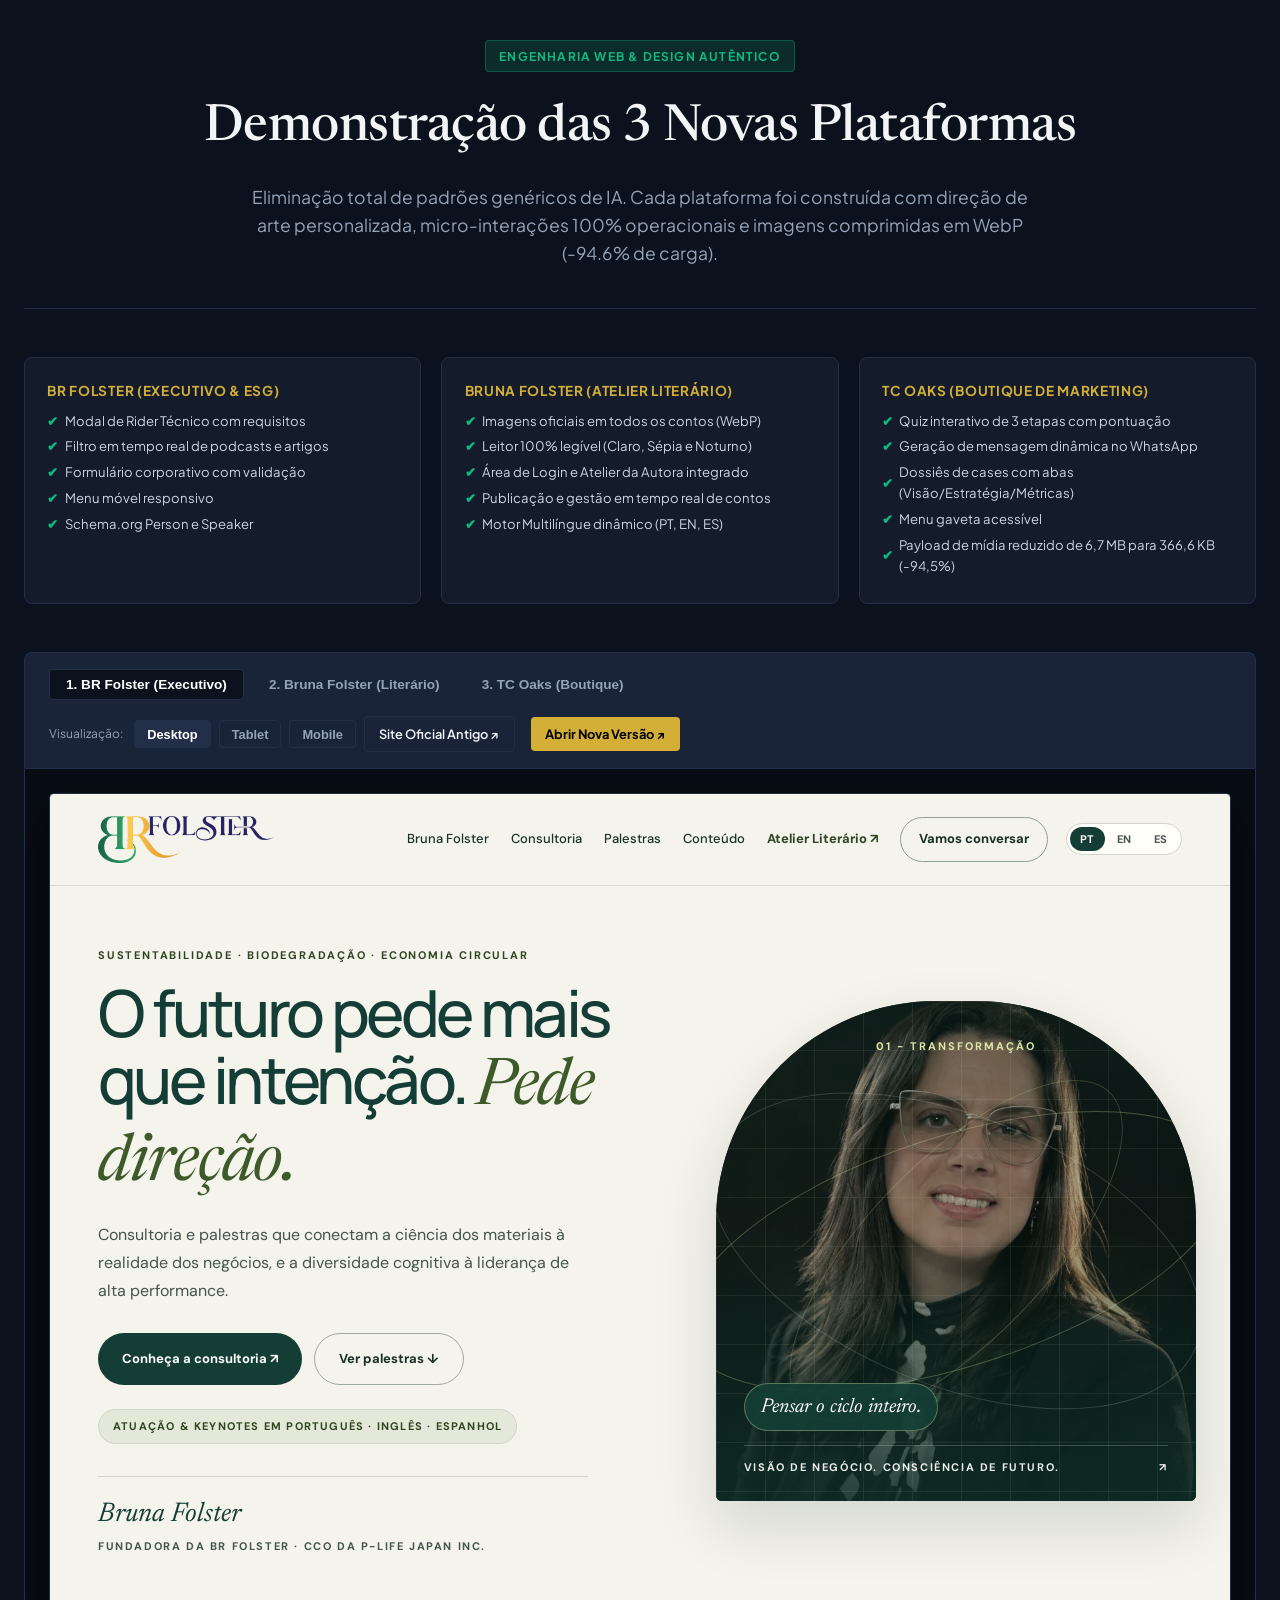
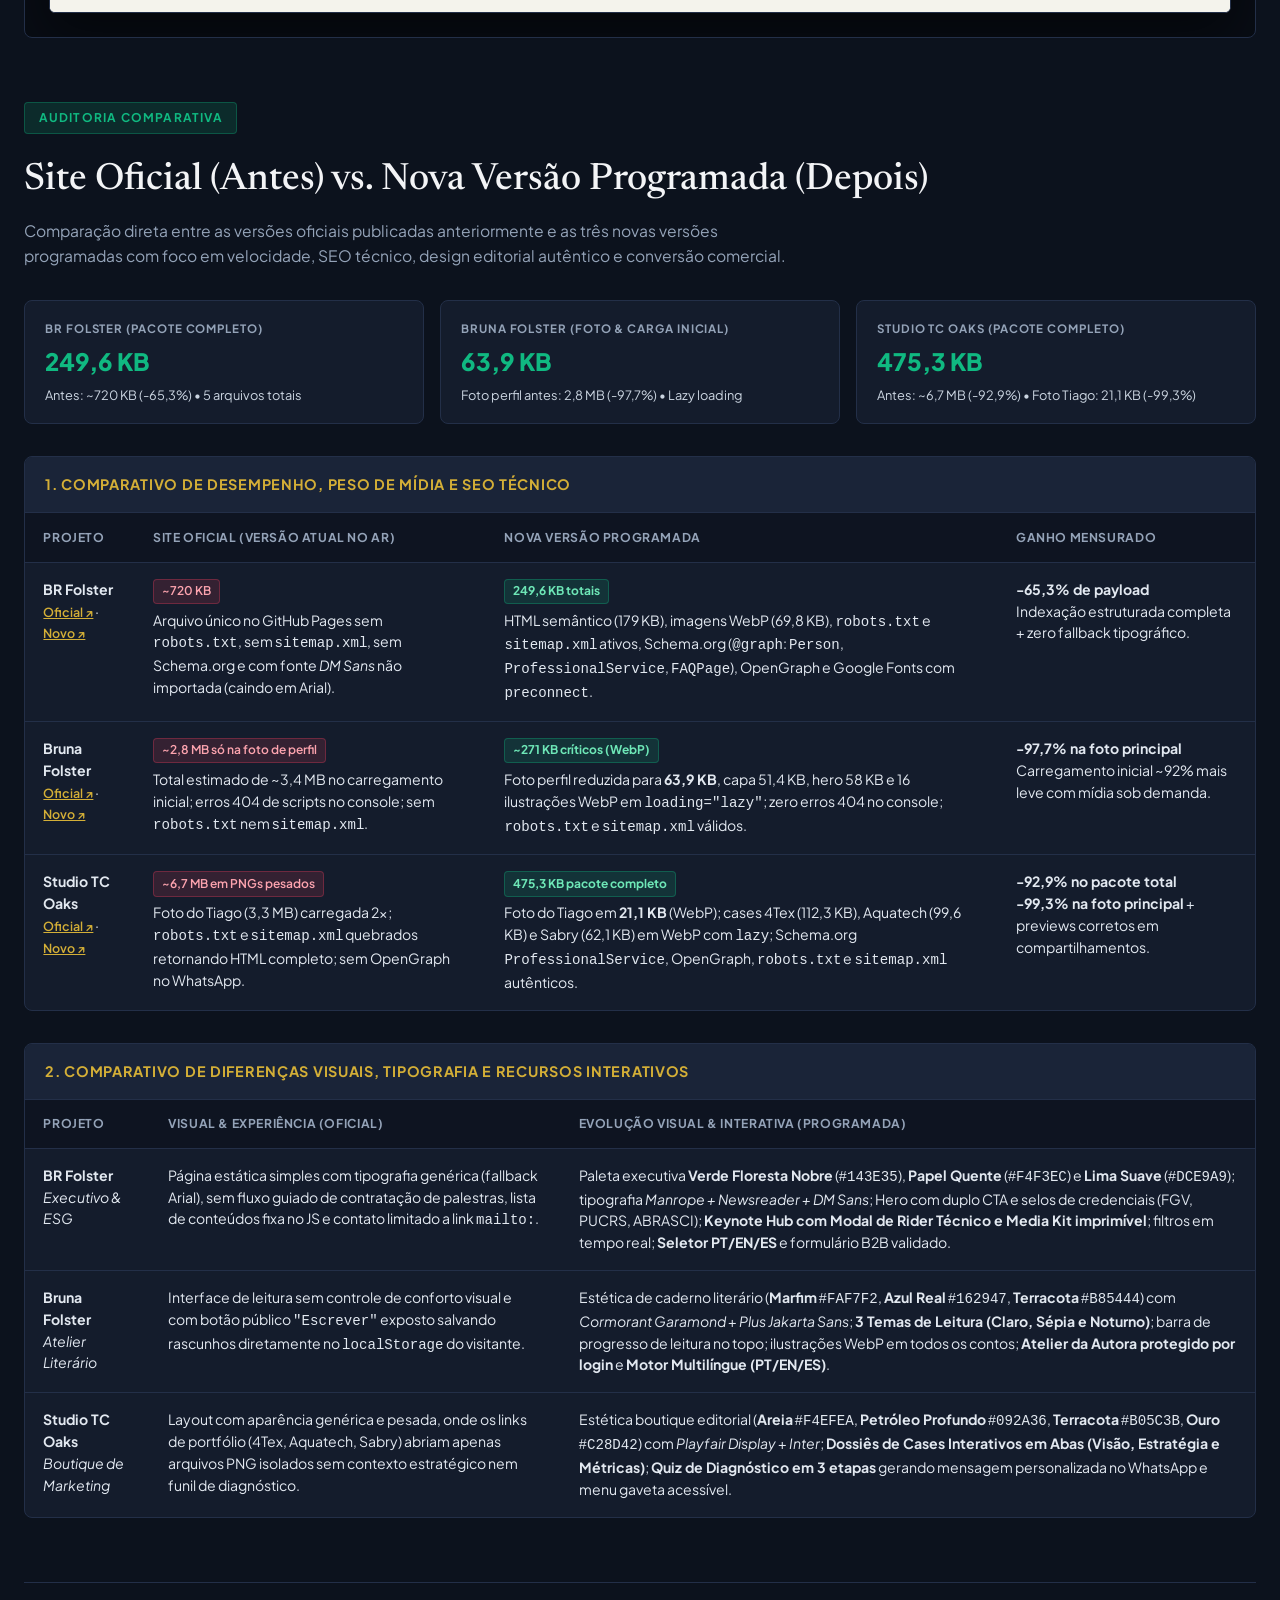
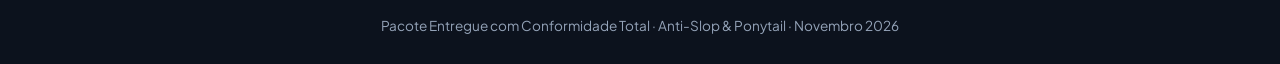
<file: demos/folster-tcoaks/index.html>
<!DOCTYPE html>
<html lang="pt-BR">
<head>
  <meta charset="utf-8">
  <meta name="viewport" content="width=device-width, initial-scale=1">
  <title>Hub de Demonstração & Simulador Interativo — Bruna Folster & TC Oaks</title>
  <meta name="description" content="Simulador interativo e comparativo de desempenho e design das plataformas BR Folster, Bruna Folster e Studio TC Oaks.">
  <meta property="og:type" content="website">
  <meta property="og:url" content="https://victorrubinec.github.io/demos/folster-tcoaks/">
  <meta property="og:title" content="Hub de Demonstração & Comparativo — Bruna Folster & TC Oaks">
  <meta property="og:description" content="Teste interativo em Desktop, Tablet e Mobile e comparativo oficial vs. nova versão das 3 plataformas.">
  <meta property="og:image" content="https://victorrubinec.github.io/demos/folster-tcoaks/studiotcoaks/images/tiago-oaks.webp">
  <meta name="twitter:card" content="summary_large_image">
  <meta name="twitter:title" content="Hub de Demonstração & Comparativo — Bruna Folster & TC Oaks">
  <meta name="twitter:description" content="Teste interativo em Desktop, Tablet e Mobile e comparativo oficial vs. nova versão das 3 plataformas.">
  <meta name="twitter:image" content="https://victorrubinec.github.io/demos/folster-tcoaks/studiotcoaks/images/tiago-oaks.webp">
  <link rel="preconnect" href="https://fonts.googleapis.com">
  <link rel="preconnect" href="https://fonts.gstatic.com" crossorigin>
  <link href="https://fonts.googleapis.com/css2?family=Plus+Jakarta+Sans:wght@400;500;600;700;800&family=Newsreader:ital,wght@0,500;0,600;1,400&display=swap" rel="stylesheet">

  <style>
    :root {
      --bg: #0c121d;
      --card-bg: #141c2c;
      --border: #232f48;
      --gold: #d4af37;
      --emerald: #10b981;
      --blue: #3b82f6;
      --text: #f3f4f6;
      --muted: #94a3b8;
      --sans: 'Plus Jakarta Sans', sans-serif;
      --serif: 'Newsreader', Georgia, serif;
    }

    * { box-sizing: border-box; margin: 0; padding: 0; }
    html, body { overflow-x: clip; }
    body {
      background-color: var(--bg);
      color: var(--text);
      font-family: var(--sans);
      line-height: 1.6;
      padding: 2.5rem 1.5rem;
    }

    .container { max-width: 1300px; margin: 0 auto; }

    header {
      text-align: center;
      margin-bottom: 3rem;
      border-bottom: 1px solid var(--border);
      padding-bottom: 2.5rem;
    }
    .badge-top {
      display: inline-block;
      background: rgba(16, 185, 129, 0.15);
      color: var(--emerald);
      font-size: 0.75rem;
      font-weight: 700;
      text-transform: uppercase;
      letter-spacing: 0.1em;
      padding: 0.35rem 0.85rem;
      border-radius: 4px;
      margin-bottom: 1rem;
      border: 1px solid rgba(16, 185, 129, 0.3);
    }
    h1 {
      font-family: var(--serif);
      font-size: clamp(2.2rem, 4vw, 3.2rem);
      margin-bottom: 0.8rem;
      letter-spacing: -0.01em;
      font-weight: 500;
    }
    p.subtitle {
      color: var(--muted);
      font-size: 1.1rem;
      max-width: 780px;
      margin: 0 auto;
    }

    /* BARRA DE AUDITORIA & FUNÇÕES VERIFICADAS */
    .checklist-bar {
      display: grid;
      grid-template-columns: repeat(auto-fit, minmax(260px, 1fr));
      gap: 1.25rem;
      margin-bottom: 3rem;
    }
    .check-card {
      background: var(--card-bg);
      border: 1px solid var(--border);
      border-radius: 8px;
      padding: 1.4rem;
    }
    .check-card h4 {
      font-size: 0.85rem;
      font-weight: 700;
      text-transform: uppercase;
      letter-spacing: 0.05em;
      color: var(--gold);
      margin-bottom: 0.5rem;
      display: flex;
      align-items: center;
      gap: 0.5rem;
    }
    .check-card ul {
      list-style: none;
      font-size: 0.82rem;
      color: #cbd5e1;
    }
    .check-card li {
      margin-bottom: 0.3rem;
      display: flex;
      align-items: center;
      gap: 0.4rem;
    }
    .check-card li::before {
      content: '✔';
      color: var(--emerald);
      font-weight: bold;
    }

    /* NAVEGADOR / SIMULADOR EMBUTIDO */
    .sim-header {
      display: flex;
      justify-content: space-between;
      align-items: center;
      flex-wrap: wrap;
      gap: 1rem;
      background: #1a2438;
      border: 1px solid var(--border);
      border-bottom: none;
      border-radius: 8px 8px 0 0;
      padding: 1rem 1.5rem;
    }
    .sim-site-tabs {
      display: flex;
      gap: 0.5rem;
      flex-wrap: wrap;
    }
    .tab-site {
      background: transparent;
      color: var(--muted);
      font-weight: 600;
      font-size: 0.85rem;
      padding: 0.45rem 1rem;
      border-radius: 4px;
      border: 1px solid transparent;
      transition: all 0.2s;
    }
    .tab-site.active {
      background: var(--bg);
      color: #fff;
      border-color: var(--border);
    }
    .sim-viewport-tools {
      display: flex;
      align-items: center;
      flex-wrap: wrap;
      gap: 0.5rem;
    }
    .vp-btn {
      background: transparent;
      border: 1px solid var(--border);
      color: var(--muted);
      padding: 0.35rem 0.75rem;
      border-radius: 4px;
      font-size: 0.8rem;
      font-weight: 600;
      transition: all 0.2s;
    }
    .vp-btn.active, .vp-btn:hover {
      background: var(--border);
      color: #fff;
    }
    .btn-fullscreen {
      background: var(--gold);
      color: #000;
      font-weight: 700;
      font-size: 0.8rem;
      padding: 0.4rem 0.9rem;
      border-radius: 4px;
      display: inline-flex;
      align-items: center;
      gap: 0.35rem;
      margin-left: 0.5rem;
    }

    .sim-stage {
      background: #080c14;
      border: 1px solid var(--border);
      border-radius: 0 0 8px 8px;
      padding: 1.5rem;
      display: flex;
      justify-content: center;
      align-items: flex-start;
      min-height: 850px;
      margin-bottom: 4rem;
      overflow-x: auto;
    }
    .preview-frame {
      width: 100%;
      height: 820px;
      border: 1px solid var(--border);
      border-radius: 6px;
      background: #fff;
      transition: width 0.3s ease;
      box-shadow: 0 20px 50px rgba(0,0,0,0.5);
    }

    .btn-official {
      background: transparent;
      color: var(--text);
      border: 1px solid var(--border);
      font-weight: 600;
      font-size: 0.8rem;
      padding: 0.4rem 0.9rem;
      border-radius: 4px;
      display: inline-flex;
      align-items: center;
      gap: 0.35rem;
      text-decoration: none;
      transition: all 0.2s;
    }
    .btn-official:hover {
      background: var(--border);
      color: #fff;
    }
    .btn-fullscreen {
      text-decoration: none;
    }

    /* TABELA COMPARATIVA OFICIAL VS PROGRAMADO */
    .comp-section {
      margin-bottom: 4rem;
    }
    .comp-header {
      margin-bottom: 2rem;
    }
    .comp-header h2 {
      font-family: var(--serif);
      font-size: clamp(1.75rem, 3vw, 2.35rem);
      font-weight: 500;
      margin-bottom: 0.5rem;
    }
    .comp-header p {
      color: var(--muted);
      font-size: 0.98rem;
      max-width: 780px;
    }
    .comp-kpis {
      display: grid;
      grid-template-columns: repeat(auto-fit, minmax(220px, 1fr));
      gap: 1rem;
      margin-bottom: 2rem;
    }
    .comp-kpi {
      background: var(--card-bg);
      border: 1px solid var(--border);
      border-radius: 8px;
      padding: 1.15rem 1.25rem;
    }
    .comp-kpi-label {
      font-size: 0.72rem;
      text-transform: uppercase;
      letter-spacing: 0.08em;
      color: var(--muted);
      font-weight: 700;
    }
    .comp-kpi-val {
      font-size: 1.5rem;
      font-weight: 800;
      color: var(--emerald);
      margin: 0.25rem 0;
    }
    .comp-kpi-sub {
      font-size: 0.8rem;
      color: #cbd5e1;
    }
    .comp-table-wrap {
      background: var(--card-bg);
      border: 1px solid var(--border);
      border-radius: 8px;
      overflow-x: auto;
      margin-bottom: 2rem;
    }
    .comp-table-title {
      padding: 1rem 1.25rem;
      font-size: 0.9rem;
      font-weight: 700;
      text-transform: uppercase;
      letter-spacing: 0.05em;
      color: var(--gold);
      border-bottom: 1px solid var(--border);
      background: #1a2438;
    }
    .comp-table {
      width: 100%;
      border-collapse: collapse;
      font-size: 0.88rem;
      min-width: 760px;
    }
    .comp-table th {
      text-align: left;
      padding: 0.9rem 1.15rem;
      color: var(--muted);
      font-size: 0.76rem;
      text-transform: uppercase;
      letter-spacing: 0.05em;
      border-bottom: 1px solid var(--border);
      background: rgba(8, 12, 20, 0.45);
    }
    .comp-table td {
      padding: 1rem 1.15rem;
      border-bottom: 1px solid var(--border);
      vertical-align: top;
      color: #e2e8f0;
      line-height: 1.55;
    }
    .comp-table tr:last-child td {
      border-bottom: none;
    }
    .pill-old {
      display: inline-block;
      padding: 0.15rem 0.5rem;
      border-radius: 4px;
      font-size: 0.75rem;
      font-weight: 600;
      background: rgba(244, 63, 94, 0.14);
      color: #fda4af;
      border: 1px solid rgba(244, 63, 94, 0.3);
      margin-bottom: 0.35rem;
    }
    .pill-new {
      display: inline-block;
      padding: 0.15rem 0.5rem;
      border-radius: 4px;
      font-size: 0.75rem;
      font-weight: 700;
      background: rgba(16, 185, 129, 0.15);
      color: #6ee7b7;
      border: 1px solid rgba(16, 185, 129, 0.32);
      margin-bottom: 0.35rem;
    }
    .site-link-inline {
      color: var(--gold);
      font-size: 0.78rem;
      font-weight: 600;
      text-decoration: underline;
    }

    footer {
      text-align: center;
      color: var(--muted);
      font-size: 0.85rem;
      border-top: 1px solid var(--border);
      padding-top: 2rem;
    }

    @media (max-width: 640px) {
      body { padding: 1.25rem 0.75rem; }
      header { margin-bottom: 1.75rem; padding-bottom: 1.5rem; }
      .sim-header { padding: 0.85rem; gap: 0.75rem; }
      .sim-site-tabs { width: 100%; }
      .tab-site { flex: 1 1 100%; text-align: left; }
      .sim-viewport-tools { width: 100%; justify-content: flex-start; }
      .btn-fullscreen { margin-left: 0; }
      .sim-stage { padding: 0.5rem; min-height: 680px; margin-bottom: 2.5rem; }
      .preview-frame { height: 660px; }
    }
  </style>
</head>
<body>

  <div class="container">
    <header>
      <span class="badge-top">Engenharia Web & Design Autêntico</span>
      <h1>Demonstração das 3 Novas Plataformas</h1>
      <p class="subtitle">
        Eliminação total de padrões genéricos de IA. Cada plataforma foi construída com direção de arte personalizada, micro-interações 100% operacionais e imagens comprimidas em WebP (-94.6% de carga).
      </p>
    </header>

    <!-- STATUS DE RECURSOS E INTERAÇÕES TESTADAS -->
    <div class="checklist-bar">
      <div class="check-card">
        <h4>BR Folster (Executivo & ESG)</h4>
        <ul>
          <li>Modal de Rider Técnico com requisitos</li>
          <li>Filtro em tempo real de podcasts e artigos</li>
          <li>Formulário corporativo com validação</li>
          <li>Menu móvel responsivo</li>
          <li>Schema.org Person e Speaker</li>
        </ul>
      </div>

      <div class="check-card">
        <h4>Bruna Folster (Atelier Literário)</h4>
        <ul>
          <li>Imagens oficiais em todos os contos (WebP)</li>
          <li>Leitor 100% legível (Claro, Sépia e Noturno)</li>
          <li>Área de Login e Atelier da Autora integrado</li>
          <li>Publicação e gestão em tempo real de contos</li>
          <li>Motor Multilíngue dinâmico (PT, EN, ES)</li>
        </ul>
      </div>

      <div class="check-card">
        <h4>TC Oaks (Boutique de Marketing)</h4>
        <ul>
          <li>Quiz interativo de 3 etapas com pontuação</li>
          <li>Geração de mensagem dinâmica no WhatsApp</li>
          <li>Dossiês de cases com abas (Visão/Estratégia/Métricas)</li>
          <li>Menu gaveta acessível</li>
          <li>Payload de mídia reduzido de 6,7 MB para 366,6 KB (-94,5%)</li>
        </ul>
      </div>
    </div>

    <!-- SIMULADOR INTERATIVO AO VIVO -->
    <div class="sim-header">
      <div class="sim-site-tabs">
        <button class="tab-site active" onclick="loadSite('brfolster/index.html', 'https://brfolster.com.br/', this)">1. BR Folster (Executivo)</button>
        <button class="tab-site" onclick="loadSite('brunafolster/index.html', 'https://brunafolster.com.br/', this)">2. Bruna Folster (Literário)</button>
        <button class="tab-site" onclick="loadSite('studiotcoaks/index.html', 'https://studiotcoaks.com.br/', this)">3. TC Oaks (Boutique)</button>
      </div>

      <div class="sim-viewport-tools">
        <span style="font-size: 0.75rem; color: var(--muted); margin-right: 0.2rem;">Visualização:</span>
        <button class="vp-btn active" onclick="setViewport('100%', this)">Desktop</button>
        <button class="vp-btn" onclick="setViewport('768px', this)">Tablet</button>
        <button class="vp-btn" onclick="setViewport('380px', this)">Mobile</button>
        <a href="https://brfolster.com.br/" target="_blank" rel="noopener noreferrer" id="btnOfficialTab" class="btn-official">Site Oficial Antigo ↗</a>
        <a href="brfolster/index.html" target="_blank" id="btnFullTab" class="btn-fullscreen">Abrir Nova Versão ↗</a>
      </div>
    </div>

    <div class="sim-stage">
      <iframe src="brfolster/index.html" id="previewIframe" class="preview-frame" title="Pré-visualização Interativa"></iframe>
    </div>

    <!-- COMPARATIVO TÉCNICO E VISUAL: SITE OFICIAL VS. SITE PROGRAMADO -->
    <section class="comp-section" id="comparativo">
      <div class="comp-header">
        <span class="badge-top">Auditoria Comparativa</span>
        <h2>Site Oficial (Antes) vs. Nova Versão Programada (Depois)</h2>
        <p>Comparação direta entre as versões oficiais publicadas anteriormente e as três novas versões programadas com foco em velocidade, SEO técnico, design editorial autêntico e conversão comercial.</p>
      </div>

      <div class="comp-kpis">
        <div class="comp-kpi">
          <div class="comp-kpi-label">BR Folster (Pacote Completo)</div>
          <div class="comp-kpi-val">249,6 KB</div>
          <div class="comp-kpi-sub">Antes: ~720 KB (-65,3%) • 5 arquivos totais</div>
        </div>
        <div class="comp-kpi">
          <div class="comp-kpi-label">Bruna Folster (Foto &amp; Carga Inicial)</div>
          <div class="comp-kpi-val">63,9 KB</div>
          <div class="comp-kpi-sub">Foto perfil antes: 2,8 MB (-97,7%) • Lazy loading</div>
        </div>
        <div class="comp-kpi">
          <div class="comp-kpi-label">Studio TC Oaks (Pacote Completo)</div>
          <div class="comp-kpi-val">475,3 KB</div>
          <div class="comp-kpi-sub">Antes: ~6,7 MB (-92,9%) • Foto Tiago: 21,1 KB (-99,3%)</div>
        </div>
      </div>

      <!-- TABELA 1: DESEMPENHO & SEO -->
      <div class="comp-table-wrap">
        <div class="comp-table-title">1. Comparativo de Desempenho, Peso de Mídia e SEO Técnico</div>
        <table class="comp-table">
          <thead>
            <tr>
              <th>Projeto</th>
              <th>Site Oficial (Versão Atual no Ar)</th>
              <th>Nova Versão Programada</th>
              <th>Ganho Mensurado</th>
            </tr>
          </thead>
          <tbody>
            <tr>
              <td>
                <strong>BR Folster</strong><br>
                <a href="https://brfolster.com.br/" target="_blank" rel="noopener noreferrer" class="site-link-inline">Oficial ↗</a> ·
                <a href="brfolster/index.html" target="_blank" class="site-link-inline">Novo ↗</a>
              </td>
              <td>
                <span class="pill-old">~720 KB</span><br>
                Arquivo único no GitHub Pages sem <code>robots.txt</code>, sem <code>sitemap.xml</code>, sem Schema.org e com fonte <em>DM Sans</em> não importada (caindo em Arial).
              </td>
              <td>
                <span class="pill-new">249,6 KB totais</span><br>
                HTML semântico (179 KB), imagens WebP (69,8 KB), <code>robots.txt</code> e <code>sitemap.xml</code> ativos, Schema.org (<code>@graph</code>: <code>Person</code>, <code>ProfessionalService</code>, <code>FAQPage</code>), OpenGraph e Google Fonts com <code>preconnect</code>.
              </td>
              <td>
                <strong>-65,3% de payload</strong><br>
                Indexação estruturada completa + zero fallback tipográfico.
              </td>
            </tr>
            <tr>
              <td>
                <strong>Bruna Folster</strong><br>
                <a href="https://brunafolster.com.br/" target="_blank" rel="noopener noreferrer" class="site-link-inline">Oficial ↗</a> ·
                <a href="brunafolster/index.html" target="_blank" class="site-link-inline">Novo ↗</a>
              </td>
              <td>
                <span class="pill-old">~2,8 MB só na foto de perfil</span><br>
                Total estimado de ~3,4 MB no carregamento inicial; erros 404 de scripts no console; sem <code>robots.txt</code> nem <code>sitemap.xml</code>.
              </td>
              <td>
                <span class="pill-new">~271 KB críticos (WebP)</span><br>
                Foto perfil reduzida para <strong>63,9 KB</strong>, capa 51,4 KB, hero 58 KB e 16 ilustrações WebP em <code>loading="lazy"</code>; zero erros 404 no console; <code>robots.txt</code> e <code>sitemap.xml</code> válidos.
              </td>
              <td>
                <strong>-97,7% na foto principal</strong><br>
                Carregamento inicial ~92% mais leve com mídia sob demanda.
              </td>
            </tr>
            <tr>
              <td>
                <strong>Studio TC Oaks</strong><br>
                <a href="https://studiotcoaks.com.br/" target="_blank" rel="noopener noreferrer" class="site-link-inline">Oficial ↗</a> ·
                <a href="studiotcoaks/index.html" target="_blank" class="site-link-inline">Novo ↗</a>
              </td>
              <td>
                <span class="pill-old">~6,7 MB em PNGs pesados</span><br>
                Foto do Tiago (3,3 MB) carregada 2x; <code>robots.txt</code> e <code>sitemap.xml</code> quebrados retornando HTML completo; sem OpenGraph no WhatsApp.
              </td>
              <td>
                <span class="pill-new">475,3 KB pacote completo</span><br>
                Foto do Tiago em <strong>21,1 KB</strong> (WebP); cases 4Tex (112,3 KB), Aquatech (99,6 KB) e Sabry (62,1 KB) em WebP com <code>lazy</code>; Schema.org <code>ProfessionalService</code>, OpenGraph, <code>robots.txt</code> e <code>sitemap.xml</code> autênticos.
              </td>
              <td>
                <strong>-92,9% no pacote total</strong><br>
                <strong>-99,3% na foto principal</strong> + previews corretos em compartilhamentos.
              </td>
            </tr>
          </tbody>
        </table>
      </div>

      <!-- TABELA 2: DIFERENÇAS VISUAIS & UX -->
      <div class="comp-table-wrap">
        <div class="comp-table-title">2. Comparativo de Diferenças Visuais, Tipografia e Recursos Interativos</div>
        <table class="comp-table">
          <thead>
            <tr>
              <th>Projeto</th>
              <th>Visual &amp; Experiência (Oficial)</th>
              <th>Evolução Visual &amp; Interativa (Programada)</th>
            </tr>
          </thead>
          <tbody>
            <tr>
              <td><strong>BR Folster</strong><br><em>Executivo &amp; ESG</em></td>
              <td>
                Página estática simples com tipografia genérica (fallback Arial), sem fluxo guiado de contratação de palestras, lista de conteúdos fixa no JS e contato limitado a link <code>mailto:</code>.
              </td>
              <td>
                Paleta executiva <strong>Verde Floresta Nobre</strong> (<code>#143E35</code>), <strong>Papel Quente</strong> (<code>#F4F3EC</code>) e <strong>Lima Suave</strong> (<code>#DCE9A9</code>); tipografia <em>Manrope + Newsreader + DM Sans</em>; Hero com duplo CTA e selos de credenciais (FGV, PUCRS, ABRASCI); <strong>Keynote Hub com Modal de Rider Técnico e Media Kit imprimível</strong>; filtros em tempo real; <strong>Seletor PT/EN/ES</strong> e formulário B2B validado.
              </td>
            </tr>
            <tr>
              <td><strong>Bruna Folster</strong><br><em>Atelier Literário</em></td>
              <td>
                Interface de leitura sem controle de conforto visual e com botão público <code>"Escrever"</code> exposto salvando rascunhos diretamente no <code>localStorage</code> do visitante.
              </td>
              <td>
                Estética de caderno literário (<strong>Marfim</strong> <code>#FAF7F2</code>, <strong>Azul Real</strong> <code>#162947</code>, <strong>Terracota</strong> <code>#B85444</code>) com <em>Cormorant Garamond</em> + <em>Plus Jakarta Sans</em>; <strong>3 Temas de Leitura (Claro, Sépia e Noturno)</strong>; barra de progresso de leitura no topo; ilustrações WebP em todos os contos; <strong>Atelier da Autora protegido por login</strong> e <strong>Motor Multilíngue (PT/EN/ES)</strong>.
              </td>
            </tr>
            <tr>
              <td><strong>Studio TC Oaks</strong><br><em>Boutique de Marketing</em></td>
              <td>
                Layout com aparência genérica e pesada, onde os links de portfólio (4Tex, Aquatech, Sabry) abriam apenas arquivos PNG isolados sem contexto estratégico nem funil de diagnóstico.
              </td>
              <td>
                Estética boutique editorial (<strong>Areia</strong> <code>#F4EFEA</code>, <strong>Petróleo Profundo</strong> <code>#092A36</code>, <strong>Terracota</strong> <code>#B05C3B</code>, <strong>Ouro</strong> <code>#C28D42</code>) com <em>Playfair Display</em> + <em>Inter</em>; <strong>Dossiês de Cases Interativos em Abas (Visão, Estratégia e Métricas)</strong>; <strong>Quiz de Diagnóstico em 3 etapas</strong> gerando mensagem personalizada no WhatsApp e menu gaveta acessível.
              </td>
            </tr>
          </tbody>
        </table>
      </div>
    </section>

    <footer>
      <p>Pacote Entregue com Conformidade Total · Anti-Slop &amp; Ponytail · Novembro 2026</p>
    </footer>
  </div>

  <script>
    let currentSitePath = 'brfolster/index.html';

    function loadSite(path, officialUrl, btn) {
      document.querySelectorAll('.tab-site').forEach(b => b.classList.remove('active'));
      btn.classList.add('active');
      currentSitePath = path;
      document.getElementById('previewIframe').src = path;
      document.getElementById('btnFullTab').href = path;
      document.getElementById('btnOfficialTab').href = officialUrl;
    }

    function setViewport(width, btn) {
      document.querySelectorAll('.vp-btn').forEach(b => b.classList.remove('active'));
      btn.classList.add('active');
      document.getElementById('previewIframe').style.width = width;
    }
  </script>
</body>
</html>
</file>
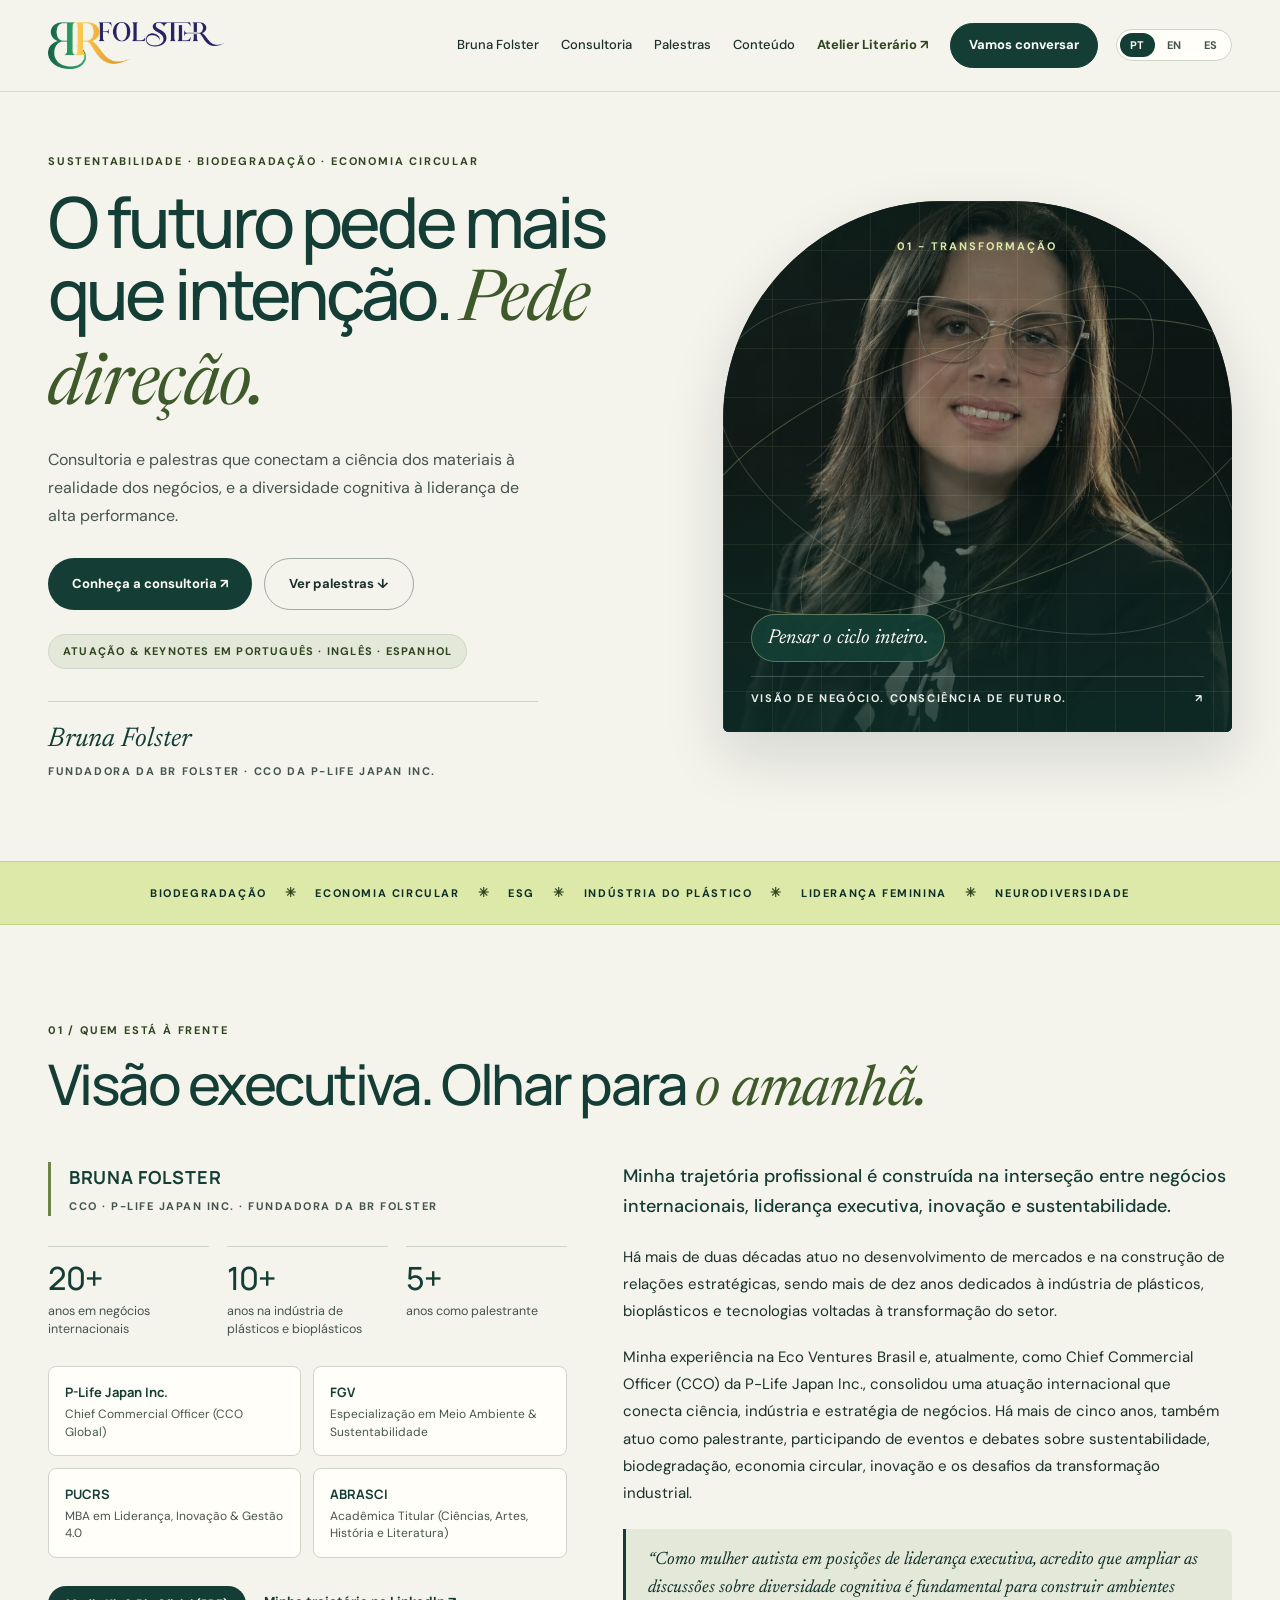
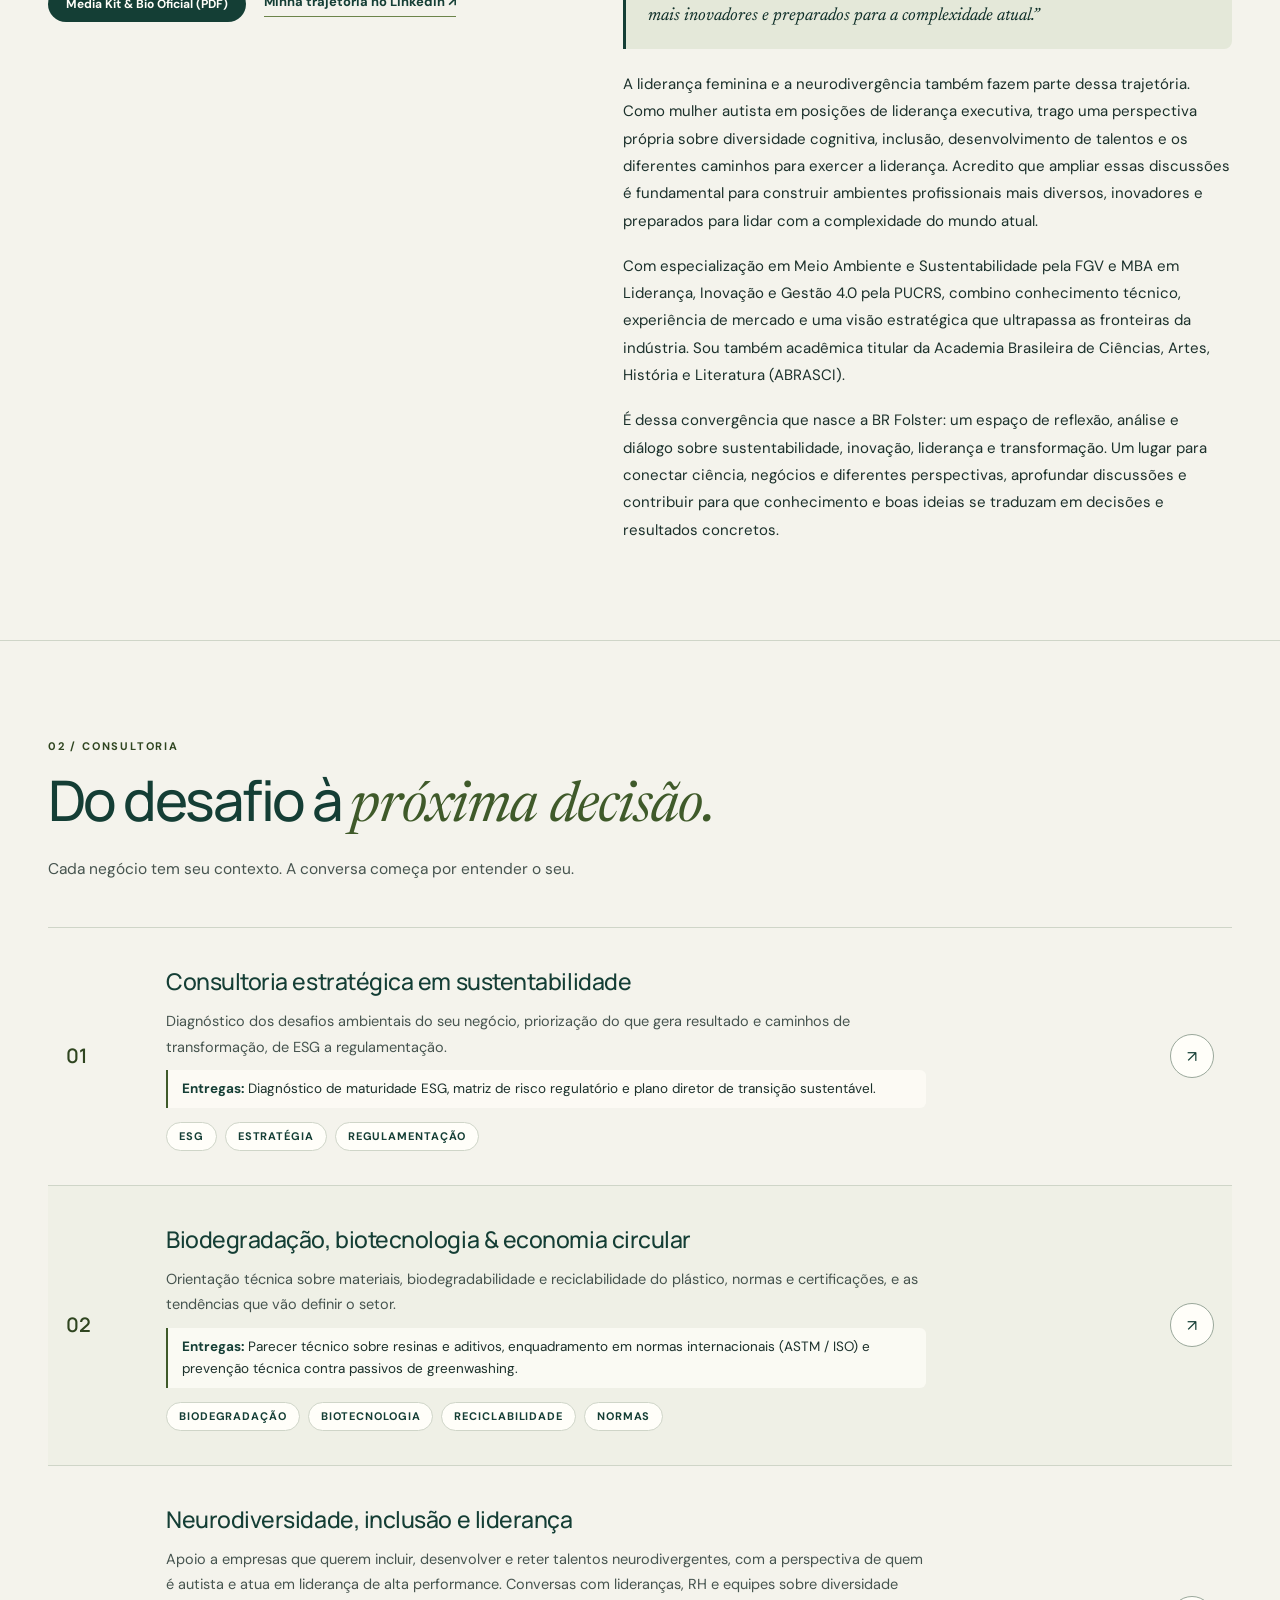
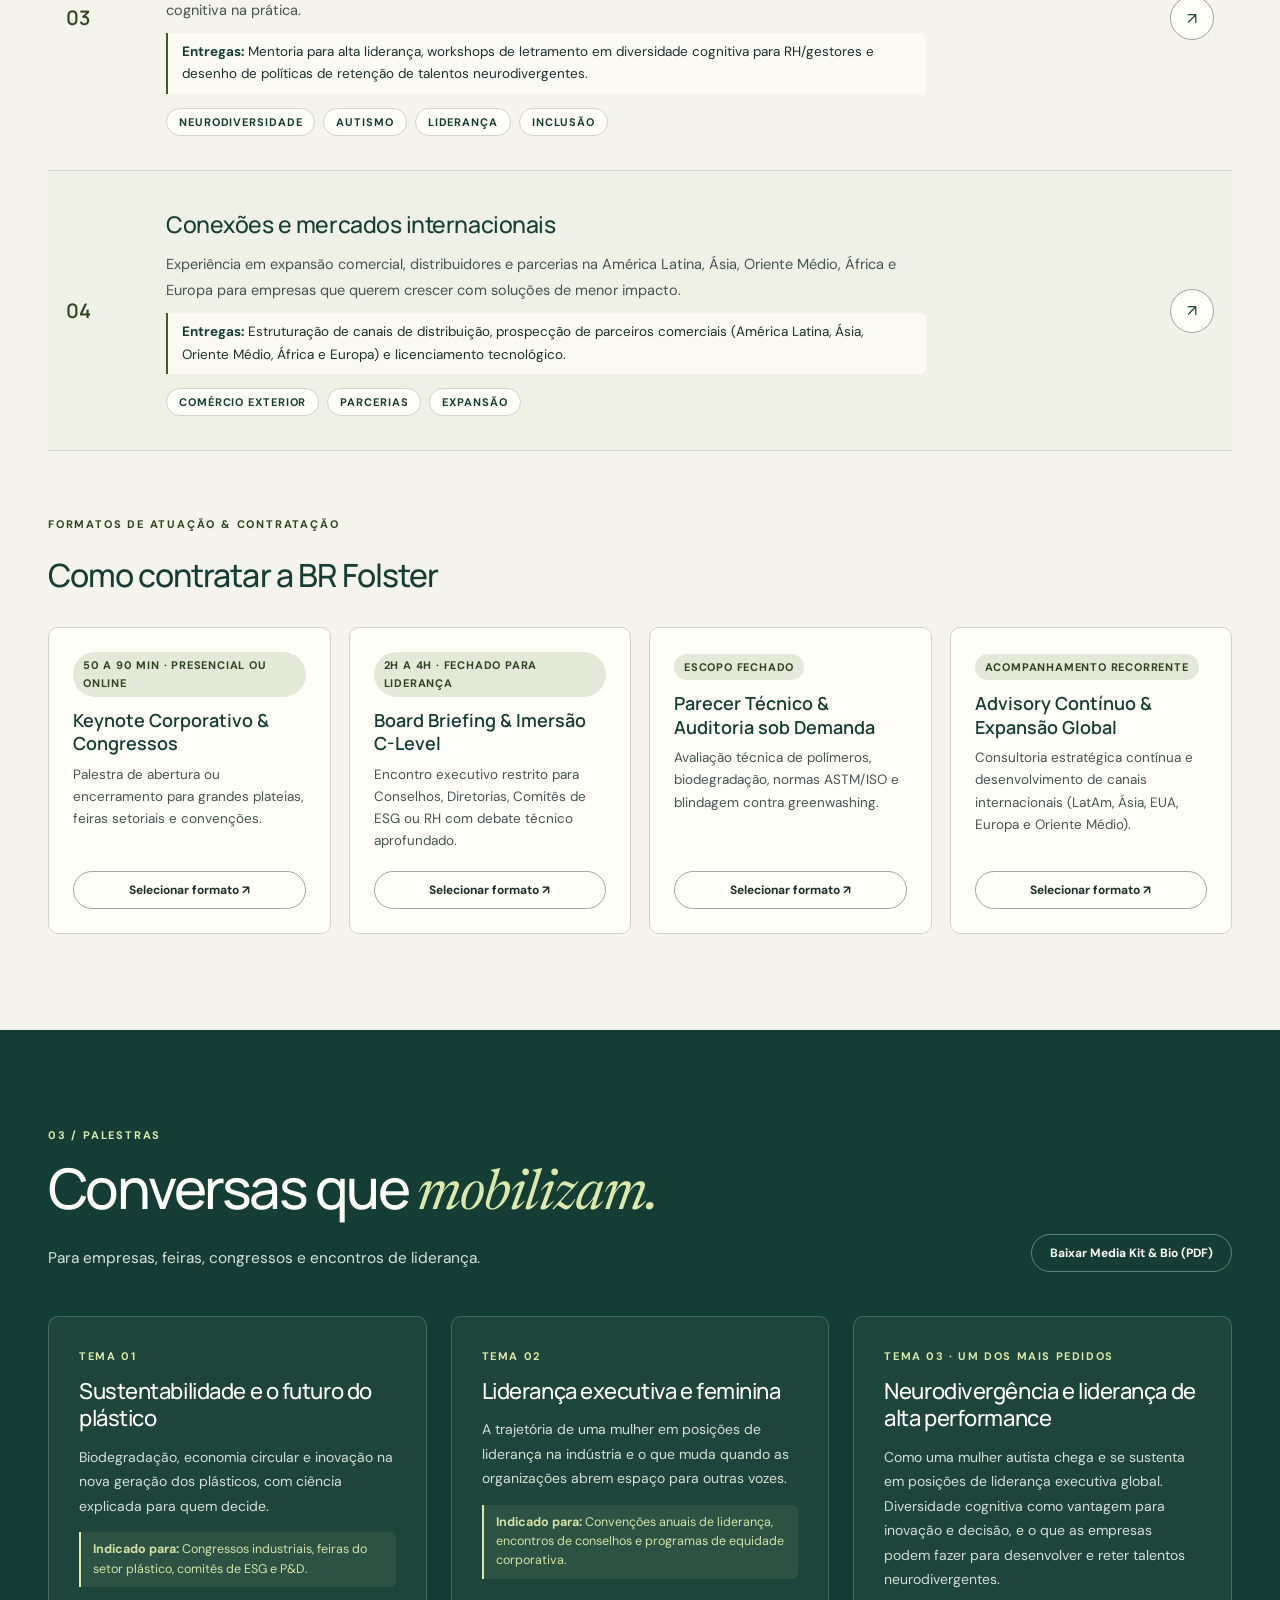
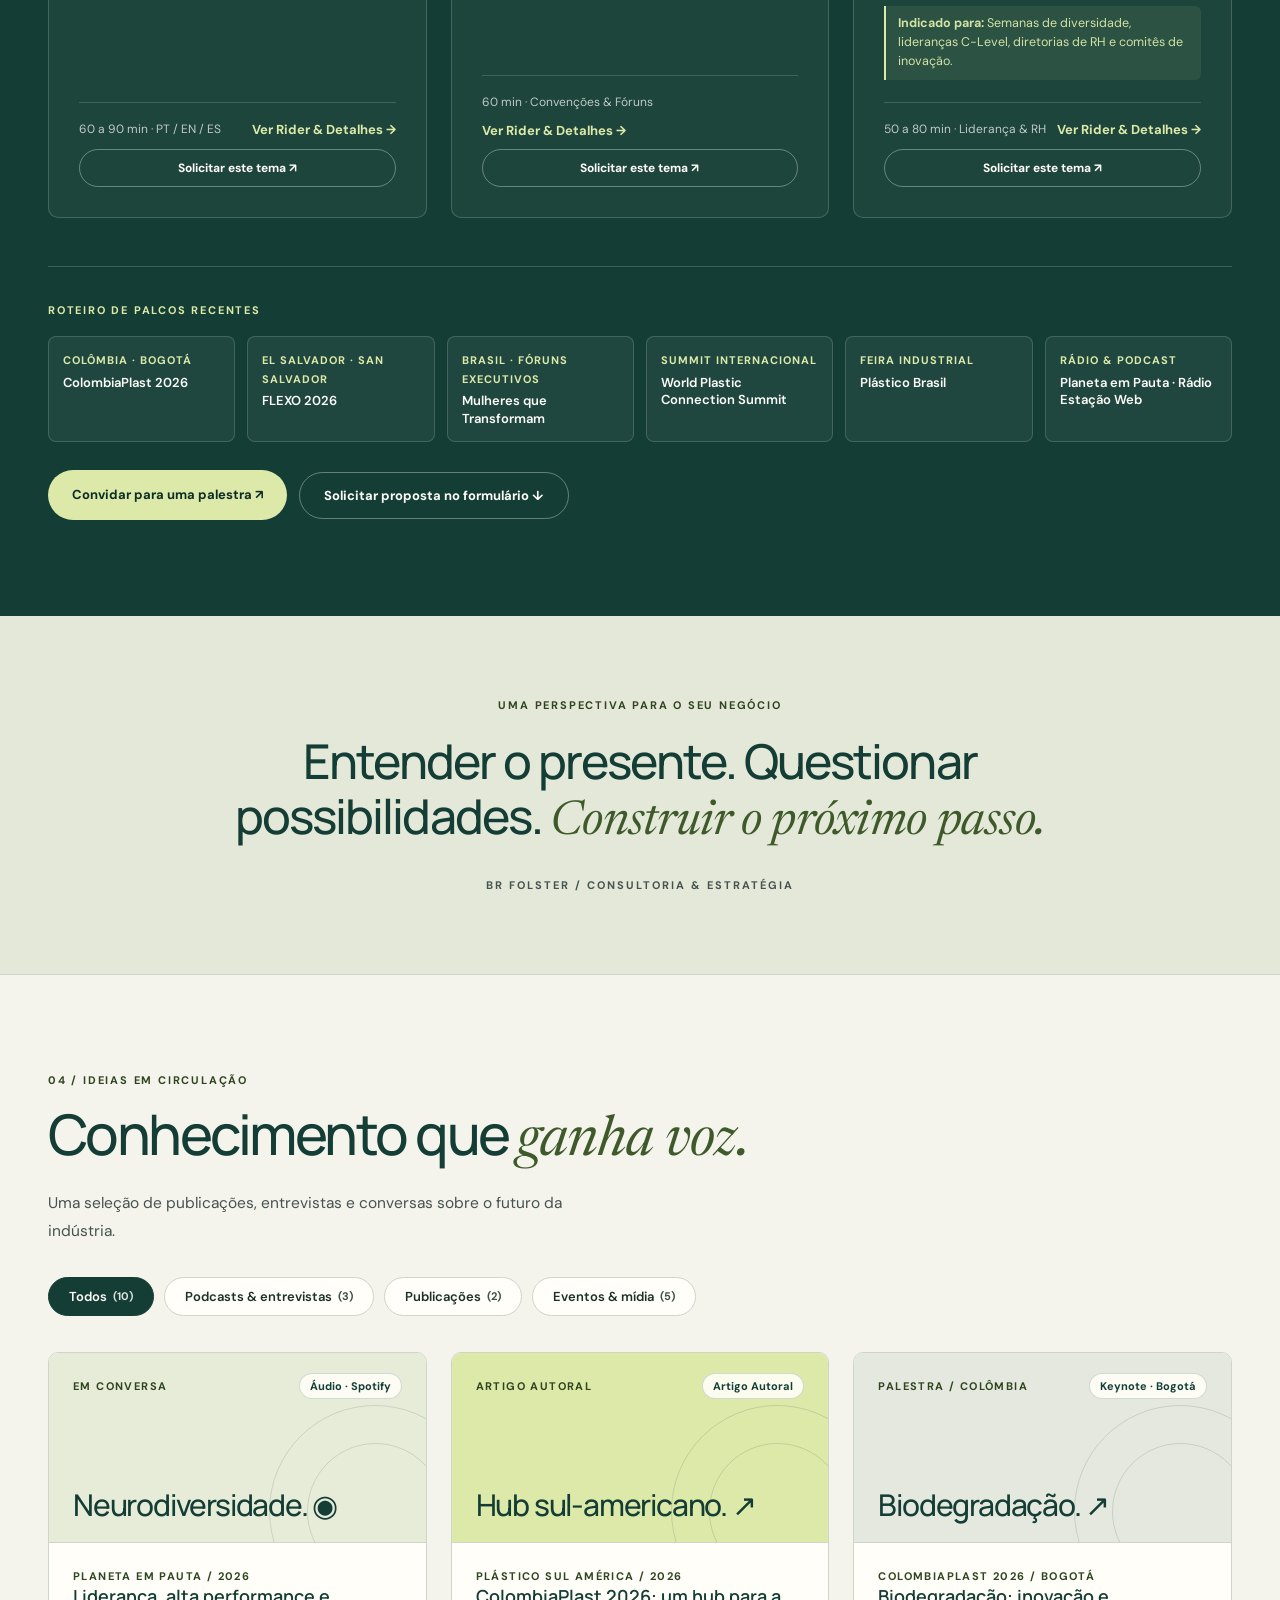
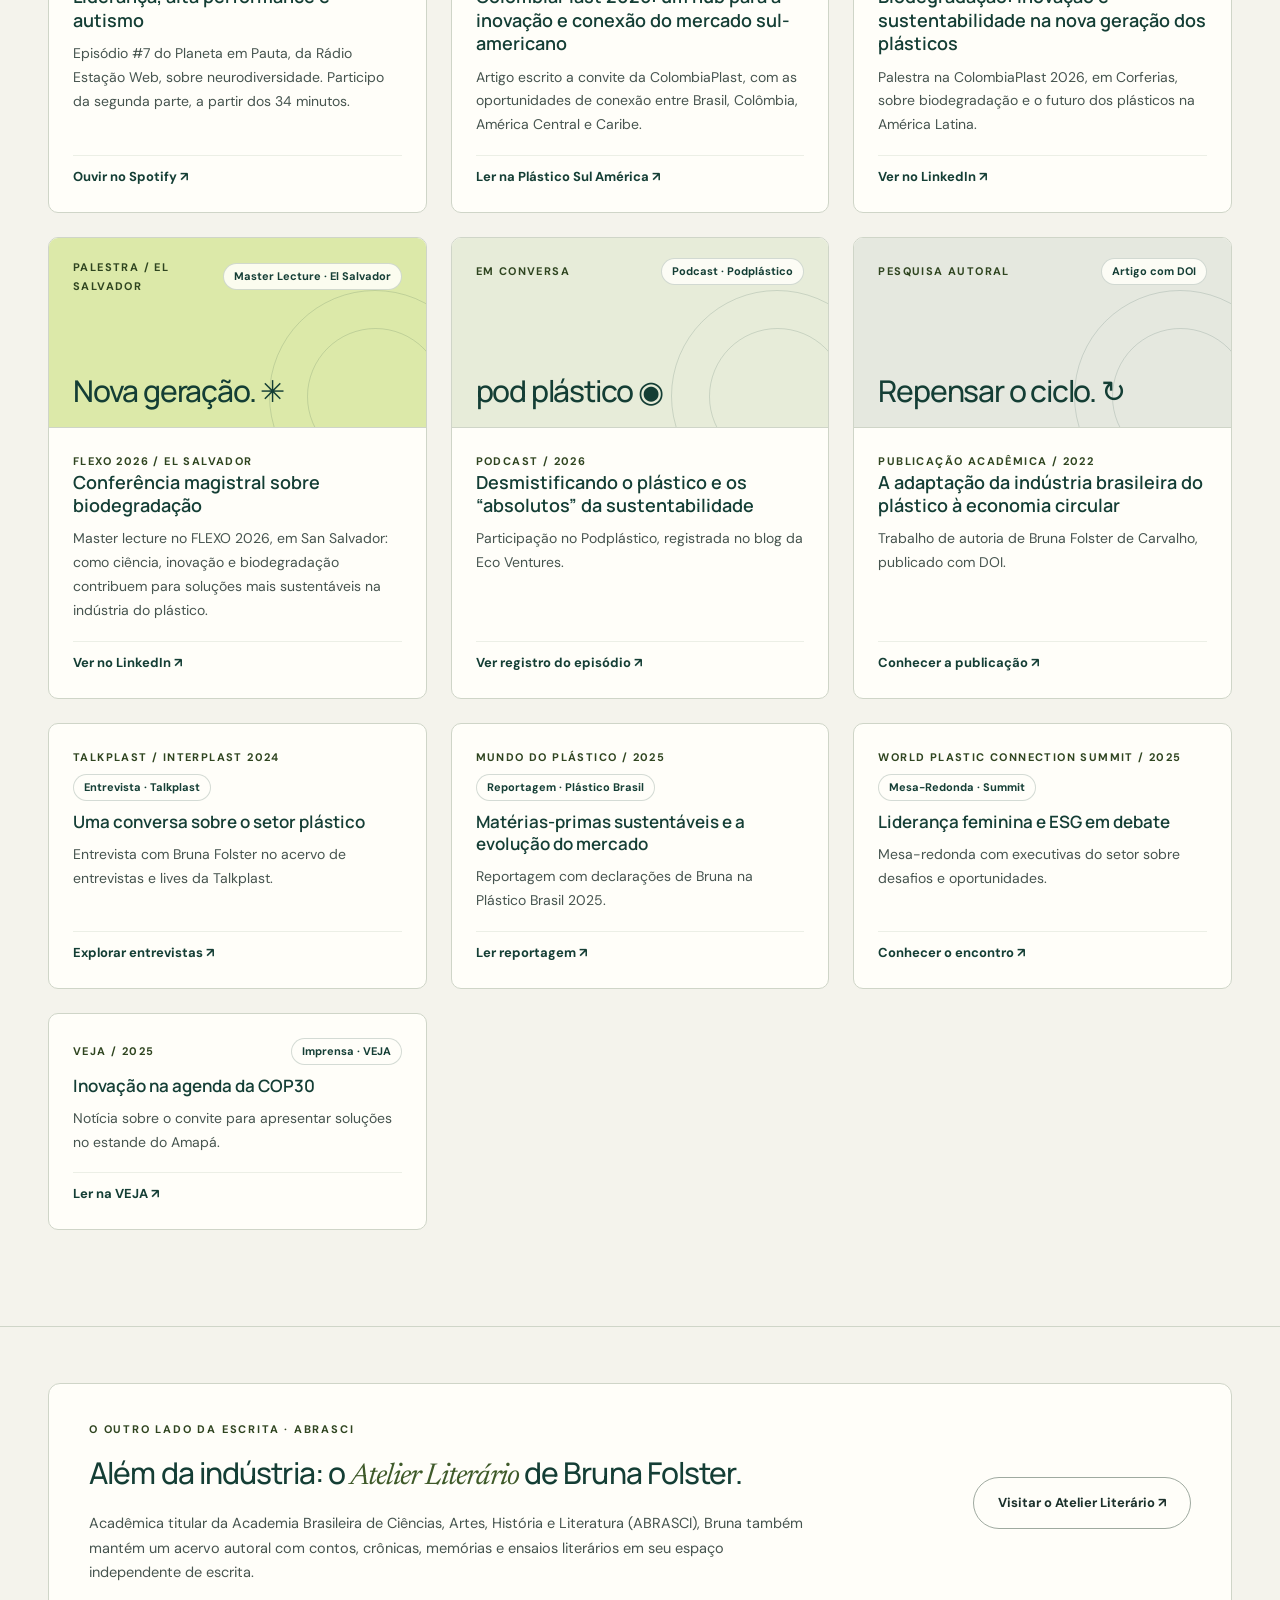
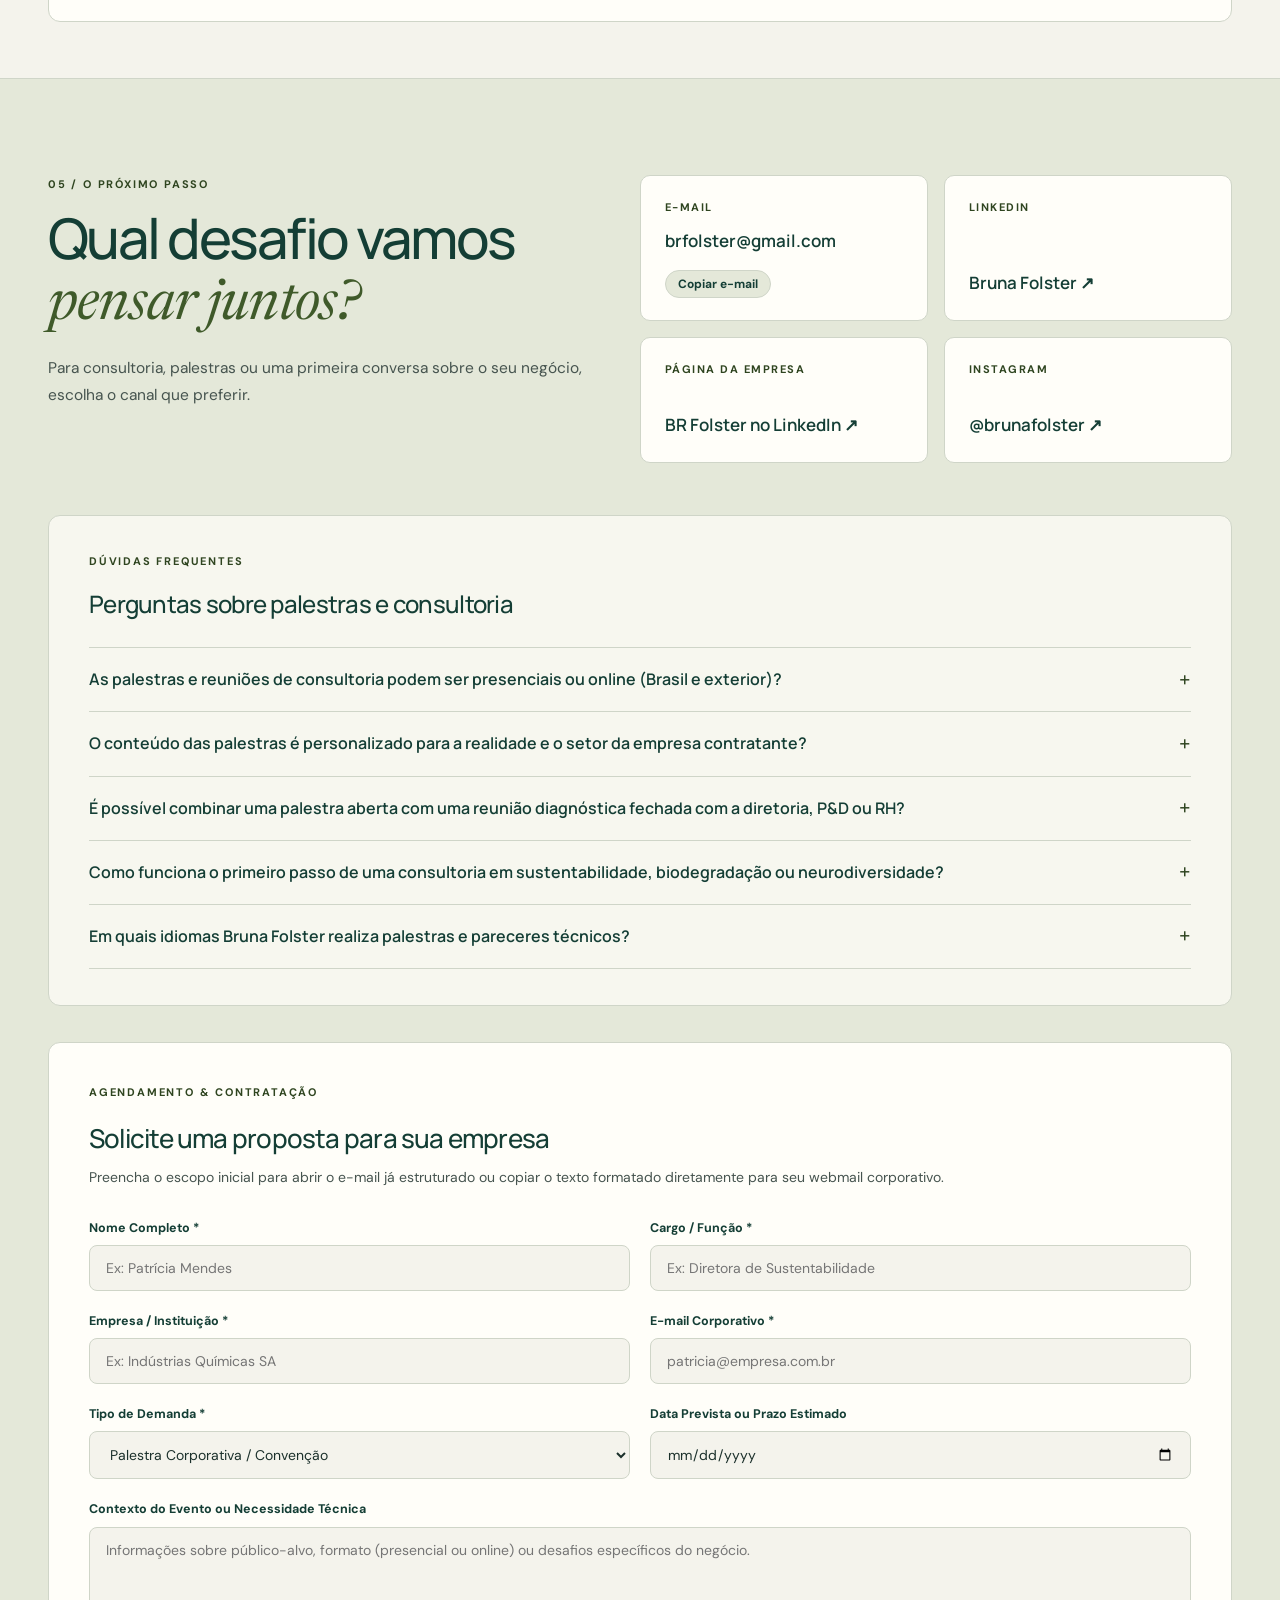
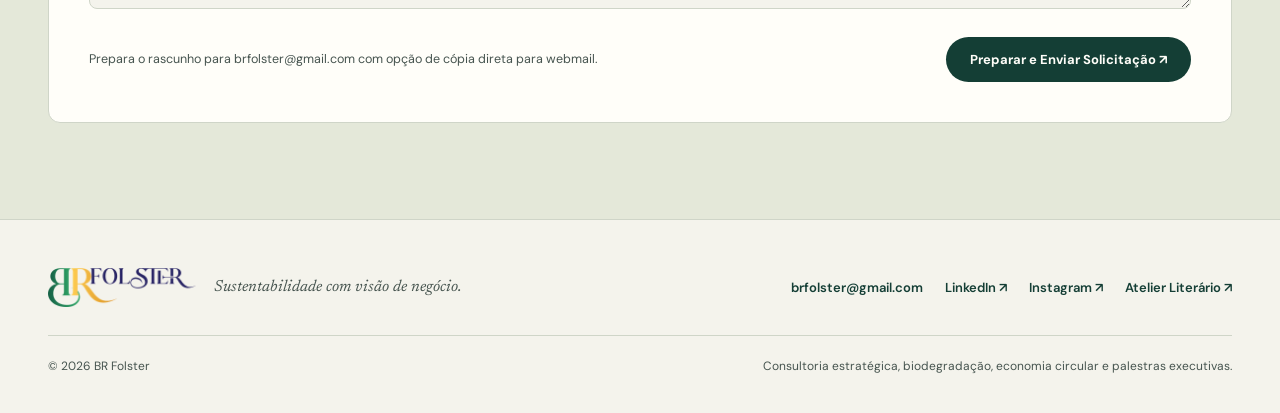
<file: demos/folster-tcoaks/brfolster/index.html>
<!DOCTYPE html>
<html lang="pt-BR">
<head>
  <meta charset="utf-8">
  <meta name="viewport" content="width=device-width, initial-scale=1">
  <title>BR Folster — Bruna Folster | Consultoria ESG, Biodegradação e Palestras</title>
  <meta name="description" content="BR Folster, consultoria de Bruna Folster, CCO da P-Life Japan Inc. Sustentabilidade, biodegradação, economia circular e ESG para a indústria do plástico. Palestras sobre sustentabilidade, liderança feminina e neurodiversidade.">
  <meta name="theme-color" content="#143e35">
  <link rel="canonical" href="https://brfolster.com.br/">
  <link rel="icon" type="image/svg+xml" href="data:image/svg+xml,%3Csvg xmlns='http://www.w3.org/2000/svg' viewBox='0 0 64 64'%3E%3Crect width='64' height='64' rx='16' fill='%23143e35'/%3E%3Ctext x='50%25' y='54%25' dominant-baseline='middle' text-anchor='middle' font-family='Georgia,serif' font-style='italic' font-size='28' font-weight='bold' fill='%23dce9a9'%3EBR%3C/text%3E%3C/svg%3E">

  <!-- OpenGraph -->
  <meta property="og:type" content="website">
  <meta property="og:url" content="https://victorrubinec.github.io/demos/folster-tcoaks/brfolster/">
  <meta property="og:title" content="BR Folster — Bruna Folster | Consultoria ESG, Biodegradação e Palestras">
  <meta property="og:description" content="Consultoria em sustentabilidade, biodegradação e economia circular para a indústria do plástico. Palestras sobre sustentabilidade, liderança feminina e neurodiversidade.">
  <meta property="og:image" content="https://victorrubinec.github.io/demos/folster-tcoaks/brfolster/assets/bruna-folster.webp">

  <!-- Twitter / X Cards -->
  <meta name="twitter:card" content="summary_large_image">
  <meta name="twitter:title" content="BR Folster — Bruna Folster | Consultoria ESG, Biodegradação e Palestras">
  <meta name="twitter:description" content="Consultoria em sustentabilidade, biodegradação e economia circular para a indústria do plástico. Palestras sobre sustentabilidade, liderança feminina e neurodiversidade.">
  <meta name="twitter:image" content="https://victorrubinec.github.io/demos/folster-tcoaks/brfolster/assets/bruna-folster.webp">

  <!-- Webfonts: Manrope, DM Sans & Newsreader -->
  <link rel="preconnect" href="https://fonts.googleapis.com">
  <link rel="preconnect" href="https://fonts.gstatic.com" crossorigin>
  <link href="https://fonts.googleapis.com/css2?family=DM+Sans:ital,opsz,wght@0,9..40,400;0,9..40,500;0,9..40,700;1,9..40,400&family=Manrope:wght@500;600;700&family=Newsreader:ital,opsz,wght@0,6..72,400;0,6..72,500;1,6..72,400&display=swap" rel="stylesheet">

  <style>
    :root {
      --forest: #143e35;
      --forest-deep: #0d2d27;
      --paper: #f4f3ec;
      --sage: #e4e8d9;
      --lime: #dce9a9;
      --olive: #3f5a2a;
      --olive-aaa: #2f4520;
      --ink: #1b302b;
      --muted: #46544f;
      --line: #cfd5c8;
      --white: #fffef9;
      --display: 'Manrope', 'Avenir Next', Arial, sans-serif;
      --sans: 'DM Sans', Arial, sans-serif;
      --serif: 'Newsreader', Georgia, 'Times New Roman', serif;
    }

    * { box-sizing: border-box; margin: 0; padding: 0; }

    /* CUSTOM SCROLLBAR */
    ::-webkit-scrollbar { width: 8px; height: 8px; }
    ::-webkit-scrollbar-track { background: transparent; }
    ::-webkit-scrollbar-thumb { background: rgba(20, 62, 53, 0.22); border-radius: 999px; }
    ::-webkit-scrollbar-thumb:hover { background: rgba(20, 62, 53, 0.4); }
    ::-webkit-scrollbar-button { display: none; width: 0; height: 0; }
    * { scrollbar-width: thin; scrollbar-color: rgba(20, 62, 53, 0.22) transparent; }

    html {
      scroll-behavior: smooth;
      scroll-padding-top: 96px;
      font-size: 16px;
      overflow-x: clip;
    }

    body {
      background: var(--paper);
      color: var(--ink);
      font-family: var(--sans);
      line-height: 1.7;
      overflow-x: clip;
      -webkit-font-smoothing: antialiased;
    }

    a { color: inherit; text-decoration: none; }
    button { font-family: inherit; cursor: pointer; border: none; background: transparent; }
    img { max-width: 100%; display: block; }

    :focus-visible {
      outline: 3px solid #758f3f;
      outline-offset: 4px;
    }

    /* SKIP LINK */
    .skip {
      position: absolute;
      left: -9999px;
      top: 12px;
      z-index: 300;
      background: var(--forest);
      color: var(--white);
      padding: 0.75rem 1.25rem;
      border-radius: 999px;
      font-size: 0.875rem;
      font-weight: 700;
    }
    .skip:focus { left: 16px; }

    .wrap {
      width: min(1360px, 100% - 96px);
      margin: 0 auto;
    }

    /* HEADER */
    header {
      position: sticky;
      top: 0;
      z-index: 50;
      height: 92px;
      background: rgba(244, 243, 236, 0.96);
      backdrop-filter: blur(12px);
      border-bottom: 1px solid #d5dbd0;
      display: flex;
      align-items: center;
    }
    .header-inner {
      display: flex;
      justify-content: space-between;
      align-items: center;
      gap: 20px;
    }
    .brand-logo {
      display: inline-flex;
      align-items: center;
      flex-shrink: 0;
    }
    .brand-logo img {
      width: 176px;
      height: auto;
      object-fit: contain;
    }
    .header-right {
      display: flex;
      align-items: center;
      gap: 18px;
    }

    .main-nav {
      display: flex;
      align-items: center;
      gap: 22px;
    }
    .main-nav a {
      font-size: 13px;
      font-weight: 500;
      color: var(--ink);
      transition: color 0.2s;
      white-space: nowrap;
      position: relative;
      padding: 4px 0;
    }
    .main-nav a:hover { color: var(--olive); }
    .main-nav a.active-nav {
      color: var(--forest);
      font-weight: 700;
    }
    .main-nav a.active-nav::after {
      content: '';
      position: absolute;
      left: 0;
      right: 0;
      bottom: -2px;
      height: 2px;
      background: var(--olive);
      border-radius: 2px;
    }
    .main-nav a.nav-atelier {
      color: var(--olive-aaa);
      font-weight: 700;
    }
    .main-nav a.nav-atelier:hover { color: var(--forest); }
    .main-nav a.nav-contact {
      border: 1px solid #8fa093;
      border-radius: 999px;
      padding: 10px 18px;
      font-weight: 700;
      transition: background 0.2s, border-color 0.2s, color 0.2s;
    }
    .main-nav a.nav-contact.active-nav::after { display: none; }
    .main-nav a.nav-contact.active-nav,
    .main-nav a.nav-contact:hover {
      background: var(--forest);
      border-color: var(--forest);
      color: var(--white);
    }

    /* LANGUAGE SWITCHER */
    .lang-switch {
      display: inline-flex;
      align-items: center;
      background: var(--white);
      border: 1px solid var(--line);
      border-radius: 999px;
      padding: 3px;
      gap: 2px;
      flex-shrink: 0;
    }
    .lang-btn {
      padding: 5px 10px;
      border-radius: 999px;
      font-size: 11px;
      font-weight: 700;
      letter-spacing: 0.05em;
      color: var(--muted);
      transition: background 0.2s, color 0.2s;
    }
    .lang-btn:hover { color: var(--forest); }
    .lang-btn.active {
      background: var(--forest);
      color: var(--white);
    }

    .menu-toggle {
      display: none;
      width: 42px;
      height: 42px;
      border-radius: 999px;
      border: 1px solid var(--line);
      color: var(--forest);
      font-size: 18px;
      align-items: center;
      justify-content: center;
      flex-shrink: 0;
    }

    /* BUTTONS */
    .btn-pill {
      display: inline-flex;
      align-items: center;
      justify-content: center;
      gap: 8px;
      padding: 14px 24px;
      border-radius: 999px;
      font-size: 13px;
      font-weight: 700;
      transition: background 0.2s, border-color 0.2s, transform 0.2s, color 0.2s;
      white-space: nowrap;
    }
    .btn-pill-sm {
      padding: 10px 18px;
      font-size: 12px;
    }
    .btn-pill-forest {
      background: var(--forest);
      color: var(--white);
    }
    .btn-pill-forest:hover { background: #21574b; }
    .btn-pill-ghost {
      border: 1px solid #9faaa0;
      color: var(--ink);
      background: transparent;
    }
    .btn-pill-ghost:hover {
      background: var(--sage);
      border-color: var(--forest);
    }
    .btn-pill-lime {
      background: var(--lime);
      color: var(--forest-deep);
    }
    .btn-pill-lime:hover { background: #cde08a; }
    .btn-pill-ghost-light {
      border: 1px solid rgba(255, 255, 255, 0.34);
      color: var(--white);
    }
    .btn-pill-ghost-light:hover {
      background: rgba(255, 255, 255, 0.12);
      border-color: var(--lime);
    }

    /* TYPOGRAPHY HELPERS */
    .eyebrow {
      font-size: 11px;
      font-weight: 700;
      letter-spacing: 1.8px;
      text-transform: uppercase;
      color: var(--olive-aaa);
      display: block;
      margin-bottom: 14px;
    }
    .section-title {
      font-family: var(--display);
      font-weight: 500;
      font-size: clamp(36px, 4.4vw, 56px);
      line-height: 1.08;
      letter-spacing: -0.045em;
      color: var(--forest);
      margin-bottom: 18px;
    }
    .section-title em {
      font-family: var(--serif);
      font-style: italic;
      font-weight: 400;
      color: var(--olive);
      letter-spacing: -0.015em;
    }
    .section-sub {
      font-size: 15.5px;
      color: var(--muted);
      line-height: 1.75;
      max-width: 580px;
    }

    /* HERO */
    .hero {
      padding: 60px 0 80px;
      overflow-x: clip;
    }
    .hero-grid {
      display: grid;
      grid-template-columns: 1.08fr 0.92fr;
      gap: 6.5%;
      align-items: center;
    }
    .hero-title {
      font-family: var(--display);
      font-weight: 500;
      font-size: clamp(46px, 5.5vw, 78px);
      line-height: 1.03;
      letter-spacing: -0.055em;
      color: var(--forest);
      margin-bottom: 22px;
    }
    .hero-title em {
      font-family: var(--serif);
      font-style: italic;
      font-weight: 400;
      color: var(--olive);
      letter-spacing: -0.02em;
    }
    .hero-intro {
      font-size: 16px;
      line-height: 1.75;
      color: var(--muted);
      max-width: 490px;
      margin-bottom: 28px;
    }
    .hero-actions {
      display: flex;
      flex-wrap: wrap;
      gap: 12px;
      margin-bottom: 24px;
    }
    .hero-langs {
      display: inline-flex;
      align-items: center;
      gap: 8px;
      background: var(--sage);
      border: 1px solid var(--line);
      color: var(--olive-aaa);
      font-size: 11px;
      font-weight: 700;
      letter-spacing: 1.2px;
      text-transform: uppercase;
      padding: 7px 14px;
      border-radius: 999px;
      margin-bottom: 32px;
    }
    .hero-signature {
      padding-top: 22px;
      border-top: 1px solid var(--line);
      max-width: 490px;
    }
    .signature-name {
      font-family: var(--serif);
      font-style: italic;
      font-size: 27px;
      line-height: 1.2;
      color: var(--forest);
      margin-bottom: 6px;
    }
    .signature-role {
      font-size: 11px;
      font-weight: 700;
      letter-spacing: 1.6px;
      text-transform: uppercase;
      color: var(--muted);
    }

    /* HERO ART ARCH */
    .hero-art {
      position: relative;
      border-radius: 220px 220px 6px 6px;
      overflow: hidden;
      background: #172f29;
      aspect-ratio: 0.96;
      min-height: 500px;
      display: flex;
      flex-direction: column;
      justify-content: space-between;
      padding: 36px 28px 24px;
      color: var(--white);
      box-shadow: 0 24px 60px rgba(13, 45, 39, 0.14);
    }
    .hero-art img {
      position: absolute;
      inset: 0;
      width: 100%;
      height: 100%;
      object-fit: cover;
      object-position: 50% 25%;
      filter: saturate(0.72) contrast(1.03);
      opacity: 0.78;
      z-index: 0;
    }
    .hero-art::after {
      content: '';
      position: absolute;
      inset: 0;
      background: linear-gradient(180deg, rgba(13, 45, 39, 0.35) 0%, rgba(13, 45, 39, 0.15) 45%, rgba(13, 45, 39, 0.85) 100%);
      z-index: 1;
    }
    .art-grid {
      position: absolute;
      inset: 0;
      background-image:
        linear-gradient(to right, rgba(220, 233, 169, 0.08) 1px, transparent 1px),
        linear-gradient(to bottom, rgba(220, 233, 169, 0.08) 1px, transparent 1px);
      background-size: 49px 49px;
      z-index: 2;
      pointer-events: none;
    }
    .orbit {
      position: absolute;
      left: 50%;
      top: 50%;
      width: 118%;
      height: 46%;
      border: 1px solid rgba(220, 233, 169, 0.28);
      border-radius: 50%;
      transform: translate(-50%, -50%) rotate(-18deg);
      z-index: 2;
      pointer-events: none;
    }
    .orbit.two {
      width: 108%;
      height: 54%;
      border-color: rgba(255, 254, 249, 0.16);
      transform: translate(-50%, -50%) rotate(22deg);
    }
    .orbit.three {
      width: 92%;
      height: 36%;
      border-color: rgba(220, 233, 169, 0.2);
      transform: translate(-50%, -50%) rotate(-46deg);
    }
    .art-top {
      position: relative;
      z-index: 3;
      text-align: center;
      font-size: 11px;
      font-weight: 700;
      letter-spacing: 2px;
      text-transform: uppercase;
      color: var(--lime);
    }
    .art-bottom {
      position: relative;
      z-index: 3;
      display: flex;
      flex-direction: column;
      align-items: flex-start;
      gap: 14px;
    }
    .art-pill {
      display: inline-block;
      background: rgba(20, 62, 53, 0.92);
      border: 1px solid rgba(220, 233, 169, 0.35);
      color: var(--white);
      font-family: var(--serif);
      font-style: italic;
      font-size: 20px;
      padding: 6px 16px;
      border-radius: 999px;
    }
    .art-caption {
      width: 100%;
      display: flex;
      justify-content: space-between;
      align-items: center;
      border-top: 1px solid rgba(255, 255, 255, 0.2);
      padding-top: 12px;
      font-size: 11px;
      font-weight: 700;
      letter-spacing: 1.6px;
      text-transform: uppercase;
      color: rgba(255, 254, 249, 0.92);
    }

    /* RIBBON */
    .ribbon {
      background: var(--lime);
      color: var(--forest-deep);
      padding: 20px 4%;
      border-top: 1px solid #c5d48a;
      border-bottom: 1px solid #c5d48a;
    }
    .ribbon-list {
      display: flex;
      flex-wrap: wrap;
      justify-content: center;
      align-items: center;
      gap: 12px 18px;
      font-size: 11px;
      font-weight: 700;
      letter-spacing: 1.6px;
      text-transform: uppercase;
    }
    .ribbon-star { color: var(--olive-aaa); font-size: 13px; }

    /* SECTION 01: SOBRE */
    .section-block {
      padding: 96px 0;
    }
    .sobre-section {
      border-bottom: 1px solid var(--line);
    }
    .sobre-grid {
      display: grid;
      grid-template-columns: 0.92fr 1.08fr;
      gap: 56px;
      align-items: start;
      margin-top: 40px;
    }
    .nameplate {
      border-left: 3px solid #6c844a;
      padding-left: 18px;
      margin-bottom: 30px;
    }
    .nameplate-title {
      font-family: var(--display);
      font-size: 18px;
      font-weight: 700;
      letter-spacing: 0.04em;
      color: var(--forest);
      margin-bottom: 4px;
    }
    .nameplate-sub {
      font-size: 11px;
      font-weight: 700;
      letter-spacing: 1.5px;
      text-transform: uppercase;
      color: var(--muted);
    }
    .facts-grid {
      display: grid;
      grid-template-columns: repeat(3, 1fr);
      gap: 18px;
      margin-bottom: 28px;
    }
    .fact-item {
      border-top: 1px solid var(--line);
      padding-top: 14px;
    }
    .fact-num {
      font-family: var(--display);
      font-weight: 500;
      font-size: 32px;
      line-height: 1.1;
      letter-spacing: -1px;
      color: var(--forest);
      margin-bottom: 6px;
    }
    .fact-label {
      font-size: 12.5px;
      line-height: 1.45;
      color: var(--muted);
    }

    /* BENTO GRID DE CHANCELAS */
    .credentials-bento {
      display: grid;
      grid-template-columns: repeat(2, 1fr);
      gap: 12px;
      margin-bottom: 28px;
    }
    .cred-badge-card {
      background: var(--white);
      border: 1px solid var(--line);
      border-radius: 8px;
      padding: 14px 16px;
    }
    .cred-org {
      display: block;
      font-family: var(--display);
      font-size: 13px;
      font-weight: 700;
      color: var(--forest);
      margin-bottom: 3px;
    }
    .cred-desc {
      display: block;
      font-size: 12px;
      line-height: 1.45;
      color: var(--muted);
    }
    .sobre-actions {
      display: flex;
      flex-wrap: wrap;
      align-items: center;
      gap: 18px;
    }
    .text-link {
      display: inline-flex;
      align-items: center;
      gap: 6px;
      font-size: 13px;
      font-weight: 700;
      color: var(--forest);
      border-bottom: 1px solid #6c844a;
      padding-bottom: 3px;
      transition: color 0.2s, border-color 0.2s;
    }
    .text-link:hover {
      color: var(--olive);
      border-color: var(--olive);
    }

    .bio-copy p {
      font-size: 15px;
      line-height: 1.82;
      color: var(--ink);
      margin-bottom: 18px;
    }
    .bio-copy p.bio-lead {
      font-size: 18px;
      font-weight: 500;
      line-height: 1.65;
      color: var(--forest);
      margin-bottom: 22px;
    }
    .bio-pullquote {
      background: var(--sage);
      border-left: 3px solid var(--forest);
      border-radius: 0 8px 8px 0;
      padding: 18px 22px;
      margin: 22px 0;
      font-family: var(--serif);
      font-style: italic;
      font-size: 18px;
      line-height: 1.55;
      color: var(--forest-deep);
    }
    .bio-copy p:last-child { margin-bottom: 0; }

    /* SECTION 02: CONSULTORIA & FORMATOS */
    .section-head-row {
      display: flex;
      justify-content: space-between;
      align-items: flex-end;
      gap: 32px;
      flex-wrap: wrap;
      margin-bottom: 44px;
    }
    .consulting-rows {
      border-top: 1px solid var(--line);
      margin-bottom: 64px;
    }
    .consulting-row {
      display: grid;
      grid-template-columns: 72px 1fr auto;
      gap: 28px;
      align-items: center;
      padding: 34px 18px;
      border-bottom: 1px solid var(--line);
      transition: background 0.2s;
    }
    .consulting-row:nth-child(even) {
      background: rgba(228, 232, 217, 0.35);
    }
    .consulting-row:hover {
      background: rgba(220, 233, 169, 0.28);
    }
    .row-num {
      font-family: var(--display);
      font-size: 20px;
      font-weight: 600;
      color: var(--olive-aaa);
    }
    .row-body h3 {
      font-family: var(--display);
      font-size: 23px;
      font-weight: 500;
      letter-spacing: -0.02em;
      color: var(--forest);
      margin-bottom: 8px;
    }
    .row-body p {
      font-size: 14.5px;
      line-height: 1.75;
      color: var(--muted);
      max-width: 760px;
      margin-bottom: 10px;
    }
    .row-deliverables {
      font-size: 13.5px;
      line-height: 1.65;
      color: var(--ink);
      background: rgba(255, 254, 249, 0.72);
      border-left: 2px solid var(--olive);
      padding: 8px 14px;
      border-radius: 0 6px 6px 0;
      max-width: 760px;
      margin-bottom: 14px;
    }
    .row-deliverables strong {
      color: var(--forest);
      font-weight: 700;
    }
    .tag-row {
      display: flex;
      flex-wrap: wrap;
      gap: 8px;
    }
    .tag-pill {
      font-size: 11px;
      font-weight: 700;
      letter-spacing: 0.9px;
      text-transform: uppercase;
      color: var(--forest);
      background: var(--white);
      border: 1px solid var(--line);
      padding: 4px 12px;
      border-radius: 999px;
    }
    .circle-arrow {
      width: 44px;
      height: 44px;
      border-radius: 999px;
      border: 1px solid #9aa89b;
      background: var(--white);
      color: var(--forest);
      display: inline-flex;
      align-items: center;
      justify-content: center;
      font-size: 16px;
      transition: background 0.2s, border-color 0.2s, color 0.2s, transform 0.2s;
    }
    .circle-arrow:hover {
      background: var(--forest);
      border-color: var(--forest);
      color: var(--white);
      transform: translate(2px, -2px);
    }

    /* FORMATOS DE ATUAÇÃO & CONTRATAÇÃO */
    .engagement-header {
      margin-bottom: 24px;
    }
    .engagement-title {
      font-family: var(--display);
      font-size: clamp(24px, 2.8vw, 32px);
      font-weight: 500;
      letter-spacing: -0.03em;
      color: var(--forest);
    }
    .engagement-grid {
      display: grid;
      grid-template-columns: repeat(4, 1fr);
      gap: 18px;
    }
    .engagement-card {
      background: var(--white);
      border: 1px solid var(--line);
      border-radius: 10px;
      padding: 24px;
      display: flex;
      flex-direction: column;
      justify-content: space-between;
      gap: 18px;
      transition: border-color 0.2s, transform 0.2s;
    }
    .engagement-card:hover {
      border-color: var(--forest);
      transform: translateY(-2px);
    }
    .engagement-meta {
      display: inline-block;
      font-size: 11px;
      font-weight: 700;
      letter-spacing: 0.8px;
      text-transform: uppercase;
      color: var(--olive-aaa);
      background: var(--sage);
      padding: 4px 10px;
      border-radius: 999px;
      margin-bottom: 12px;
    }
    .engagement-card h4 {
      font-family: var(--display);
      font-size: 18px;
      font-weight: 600;
      line-height: 1.3;
      color: var(--forest);
      margin-bottom: 8px;
    }
    .engagement-card p {
      font-size: 13.5px;
      line-height: 1.65;
      color: var(--muted);
    }

    /* SECTION 03: PALESTRAS (FUNDO ESCURO) */
    .palestras-section {
      background: var(--forest);
      color: var(--white);
    }
    .palestras-section .eyebrow { color: var(--lime); }
    .palestras-section .section-title { color: var(--white); }
    .palestras-section .section-title em { color: var(--lime); }
    .palestras-section .section-sub { color: rgba(255, 254, 249, 0.84); }

    .palestras-grid {
      display: grid;
      grid-template-columns: repeat(3, 1fr);
      gap: 24px;
      margin-bottom: 48px;
    }
    .palestra-card {
      background: rgba(255, 255, 255, 0.04);
      border: 1px solid rgba(255, 255, 255, 0.18);
      border-radius: 10px;
      padding: 30px;
      display: flex;
      flex-direction: column;
      justify-content: space-between;
      gap: 22px;
      transition: border-color 0.2s, background 0.2s;
    }
    .palestra-card:hover {
      border-color: var(--lime);
      background: rgba(255, 255, 255, 0.08);
    }
    .palestra-tag {
      font-size: 11px;
      font-weight: 700;
      letter-spacing: 1.6px;
      text-transform: uppercase;
      color: var(--lime);
      display: block;
      margin-bottom: 12px;
    }
    .palestra-card h3 {
      font-family: var(--display);
      font-size: 22px;
      font-weight: 500;
      line-height: 1.25;
      letter-spacing: -0.02em;
      color: var(--white);
      margin-bottom: 12px;
    }
    .palestra-card p {
      font-size: 14px;
      line-height: 1.75;
      color: rgba(255, 254, 249, 0.82);
      margin-bottom: 14px;
    }
    .palestra-target {
      font-size: 12.5px;
      line-height: 1.55;
      color: rgba(220, 233, 169, 0.95);
      background: rgba(220, 233, 169, 0.08);
      border-left: 2px solid var(--lime);
      padding: 8px 12px;
      border-radius: 0 6px 6px 0;
    }
    .palestra-card-foot {
      border-top: 1px solid rgba(255, 255, 255, 0.16);
      padding-top: 16px;
      display: flex;
      flex-direction: column;
      gap: 10px;
    }
    .palestra-foot-top {
      display: flex;
      justify-content: space-between;
      align-items: center;
      gap: 10px;
      flex-wrap: wrap;
    }
    .palestra-meta {
      font-size: 12px;
      color: rgba(255, 254, 249, 0.72);
    }
    .btn-rider {
      font-size: 13px;
      font-weight: 700;
      color: var(--lime);
      display: inline-flex;
      align-items: center;
      gap: 4px;
      transition: color 0.2s;
    }
    .btn-rider:hover { color: var(--white); }

    /* ROTEIRO INTERNACIONAL DE PALCOS */
    .stages-bar {
      border-top: 1px solid rgba(255, 255, 255, 0.18);
      padding-top: 34px;
    }
    .stages-label {
      font-size: 11px;
      font-weight: 700;
      letter-spacing: 1.8px;
      text-transform: uppercase;
      color: var(--lime);
      display: block;
      margin-bottom: 16px;
    }
    .stages-grid {
      display: grid;
      grid-template-columns: repeat(6, 1fr);
      gap: 12px;
      margin-bottom: 28px;
    }
    .stage-card {
      background: rgba(255, 255, 255, 0.05);
      border: 1px solid rgba(255, 255, 255, 0.16);
      border-radius: 8px;
      padding: 14px;
    }
    .stage-loc {
      display: block;
      font-size: 11px;
      font-weight: 700;
      letter-spacing: 1px;
      text-transform: uppercase;
      color: var(--lime);
      margin-bottom: 4px;
    }
    .stage-name {
      display: block;
      font-size: 13px;
      font-weight: 600;
      line-height: 1.35;
      color: var(--white);
    }
    .palestras-ctas {
      display: flex;
      flex-wrap: wrap;
      gap: 12px;
      align-items: center;
    }

    /* QUOTE / MANIFESTO */
    .quote-band {
      background: var(--sage);
      padding: 80px 0;
      text-align: center;
      border-bottom: 1px solid var(--line);
    }
    .quote-band .eyebrow { margin-bottom: 18px; }
    .quote-title {
      font-family: var(--display);
      font-weight: 500;
      font-size: clamp(28px, 3.8vw, 48px);
      line-height: 1.15;
      letter-spacing: -0.04em;
      color: var(--forest);
      max-width: 900px;
      margin: 0 auto 24px;
    }
    .quote-title em {
      font-family: var(--serif);
      font-style: italic;
      font-weight: 400;
      color: var(--olive);
      letter-spacing: -0.015em;
    }
    .quote-sig {
      font-size: 11px;
      font-weight: 700;
      letter-spacing: 2px;
      text-transform: uppercase;
      color: var(--muted);
    }

    /* SECTION 04: IDEIAS EM CIRCULAÇÃO */
    .filters {
      display: flex;
      flex-wrap: wrap;
      gap: 10px;
      margin-bottom: 36px;
    }
    .filter-btn {
      padding: 10px 20px;
      border-radius: 999px;
      font-size: 13px;
      font-weight: 600;
      color: var(--ink);
      background: var(--white);
      border: 1px solid var(--line);
      transition: background 0.2s, color 0.2s, border-color 0.2s;
      display: inline-flex;
      align-items: center;
      gap: 6px;
    }
    .filter-btn:hover {
      border-color: var(--forest);
      background: var(--sage);
    }
    .filter-btn.active {
      background: var(--forest);
      color: var(--white);
      border-color: var(--forest);
    }
    .filter-count {
      font-size: 11px;
      font-weight: 700;
      opacity: 0.85;
    }

    .content-grid {
      display: grid;
      grid-template-columns: repeat(3, 1fr);
      gap: 24px;
    }
    .content-card {
      background: var(--white);
      border: 1px solid var(--line);
      border-radius: 10px;
      overflow: hidden;
      display: flex;
      flex-direction: column;
      transition: border-color 0.2s, transform 0.2s, box-shadow 0.2s;
    }
    .content-card[hidden] { display: none; }
    .content-card:hover {
      border-color: #6c844a;
      transform: translateY(-2px);
      box-shadow: 0 12px 28px rgba(20, 62, 53, 0.06);
    }
    .card-art {
      height: 190px;
      padding: 20px 24px;
      position: relative;
      overflow: hidden;
      display: flex;
      flex-direction: column;
      justify-content: space-between;
      border-bottom: 1px solid var(--line);
    }
    .art-a { background: #e7ecd9; }
    .art-b { background: #dce9a9; }
    .art-c { background: #e5e8df; }

    .card-art::before,
    .card-art::after {
      content: '';
      position: absolute;
      border-radius: 50%;
      border: 1px solid rgba(20, 62, 53, 0.14);
      pointer-events: none;
    }
    .card-art::before {
      width: 210px;
      height: 210px;
      right: -55px;
      bottom: -75px;
    }
    .card-art::after {
      width: 135px;
      height: 135px;
      right: -18px;
      bottom: -38px;
    }
    .art-top-row {
      position: relative;
      z-index: 1;
      display: flex;
      justify-content: space-between;
      align-items: center;
      gap: 8px;
    }
    .art-stamp {
      font-size: 11px;
      font-weight: 700;
      letter-spacing: 1.4px;
      text-transform: uppercase;
      color: var(--olive-aaa);
    }
    .format-badge {
      display: inline-block;
      font-size: 11px;
      font-weight: 700;
      color: var(--forest);
      background: rgba(255, 254, 249, 0.88);
      border: 1px solid rgba(20, 62, 53, 0.18);
      padding: 3px 10px;
      border-radius: 999px;
      white-space: nowrap;
    }
    .art-headline {
      position: relative;
      z-index: 1;
      font-family: var(--display);
      font-weight: 500;
      font-size: 30px;
      line-height: 1.08;
      letter-spacing: -0.04em;
      color: var(--forest);
    }
    .card-body {
      padding: 24px;
      display: flex;
      flex-direction: column;
      justify-content: space-between;
      flex: 1;
      gap: 18px;
    }
    .content-card.compact .card-body {
      padding: 24px;
    }
    .card-eyebrow-row {
      display: flex;
      justify-content: space-between;
      align-items: center;
      gap: 8px;
      flex-wrap: wrap;
      margin-bottom: 10px;
    }
    .card-eyebrow {
      font-size: 11px;
      font-weight: 700;
      letter-spacing: 1.4px;
      text-transform: uppercase;
      color: var(--olive-aaa);
      display: block;
    }
    .card-body h3 {
      font-family: var(--display);
      font-size: 18px;
      font-weight: 600;
      line-height: 1.3;
      color: var(--forest);
      margin-bottom: 10px;
    }
    .content-card.compact h3 { font-size: 17px; }
    .card-body p {
      font-size: 14px;
      line-height: 1.7;
      color: var(--muted);
    }
    .card-cta {
      font-size: 13px;
      font-weight: 700;
      color: var(--forest);
      display: inline-flex;
      align-items: center;
      gap: 6px;
      padding-top: 10px;
      border-top: 1px solid #ecefe6;
    }
    .content-card:hover .card-cta { color: var(--olive); }

    /* FAIXA EDITORIAL: ATELIER LITERÁRIO */
    .atelier-band {
      background: var(--paper);
      padding: 56px 0;
      border-top: 1px solid var(--line);
    }
    .atelier-card {
      background: var(--white);
      border: 1px solid var(--line);
      border-radius: 12px;
      padding: 36px 40px;
      display: flex;
      justify-content: space-between;
      align-items: center;
      flex-wrap: wrap;
      gap: 28px;
    }
    .atelier-copy {
      max-width: 720px;
    }
    .atelier-copy h3 {
      font-family: var(--display);
      font-size: clamp(22px, 2.6vw, 30px);
      font-weight: 500;
      letter-spacing: -0.03em;
      color: var(--forest);
      margin-bottom: 8px;
    }
    .atelier-copy h3 em {
      font-family: var(--serif);
      font-style: italic;
      font-weight: 400;
      color: var(--olive);
    }
    .atelier-copy p {
      font-size: 14.5px;
      color: var(--muted);
      line-height: 1.7;
    }

    /* SECTION 05: CONTATO, FAQ & FORMULÁRIO */
    .contact-section {
      background: var(--sage);
      padding: 96px 0;
      border-top: 1px solid var(--line);
    }
    .contact-top {
      display: grid;
      grid-template-columns: 0.95fr 1.05fr;
      gap: 56px;
      align-items: start;
      margin-bottom: 52px;
    }
    .channels-grid {
      display: grid;
      grid-template-columns: repeat(2, 1fr);
      gap: 16px;
    }
    .channel-card {
      background: var(--white);
      border: 1px solid var(--line);
      border-radius: 10px;
      padding: 22px 24px;
      display: flex;
      flex-direction: column;
      justify-content: space-between;
      min-height: 126px;
      gap: 10px;
      transition: border-color 0.2s, transform 0.2s;
    }
    .channel-card:hover {
      border-color: var(--forest);
      transform: translateY(-2px);
    }
    .channel-tag {
      font-size: 11px;
      font-weight: 700;
      letter-spacing: 1.5px;
      text-transform: uppercase;
      color: var(--olive-aaa);
    }
    .channel-value {
      font-family: var(--display);
      font-size: 17px;
      font-weight: 600;
      color: var(--forest);
      word-break: break-word;
    }
    .channel-email-actions {
      display: flex;
      align-items: center;
      justify-content: space-between;
      gap: 8px;
      flex-wrap: wrap;
      margin-top: 4px;
    }
    .btn-copy-inline {
      font-size: 12px;
      font-weight: 700;
      color: var(--forest);
      background: var(--sage);
      border: 1px solid var(--line);
      padding: 5px 12px;
      border-radius: 999px;
      transition: background 0.2s, color 0.2s, border-color 0.2s;
    }
    .btn-copy-inline:hover {
      background: var(--forest);
      color: var(--white);
      border-color: var(--forest);
    }
    .copy-feedback {
      font-size: 12px;
      font-weight: 700;
      color: var(--olive-aaa);
    }

    /* FAQ EXECUTIVO */
    .faq-block {
      background: rgba(255, 254, 249, 0.72);
      border: 1px solid var(--line);
      border-radius: 12px;
      padding: 36px 40px;
      margin-bottom: 36px;
    }
    .faq-head {
      margin-bottom: 22px;
    }
    .faq-head h3 {
      font-family: var(--display);
      font-size: 24px;
      font-weight: 500;
      letter-spacing: -0.03em;
      color: var(--forest);
    }
    .faq-list {
      border-top: 1px solid var(--line);
    }
    .faq-item {
      border-bottom: 1px solid var(--line);
    }
    .faq-item summary {
      list-style: none;
      cursor: pointer;
      padding: 18px 0;
      font-family: var(--display);
      font-size: 16px;
      font-weight: 600;
      color: var(--forest);
      display: flex;
      justify-content: space-between;
      align-items: center;
      gap: 16px;
    }
    .faq-item summary::-webkit-details-marker { display: none; }
    .faq-item summary::after {
      content: '+';
      font-size: 20px;
      font-weight: 500;
      color: var(--olive-aaa);
      flex-shrink: 0;
      line-height: 1;
    }
    .faq-item[open] summary::after {
      content: '−';
    }
    .faq-item p {
      font-size: 14.5px;
      line-height: 1.75;
      color: var(--muted);
      padding-bottom: 18px;
      max-width: 920px;
    }

    /* FORMULÁRIO DE PROPOSTA */
    .booking-box {
      background: var(--white);
      border: 1px solid var(--line);
      border-radius: 12px;
      padding: 40px;
      transition: box-shadow 0.3s, border-color 0.3s;
    }
    .booking-box.highlighted {
      border-color: var(--forest);
      box-shadow: 0 0 0 4px rgba(20, 62, 53, 0.12);
    }
    .booking-head {
      margin-bottom: 28px;
    }
    .booking-head h3 {
      font-family: var(--display);
      font-size: 26px;
      font-weight: 500;
      letter-spacing: -0.03em;
      color: var(--forest);
      margin-bottom: 6px;
    }
    .booking-head p {
      font-size: 14px;
      color: var(--muted);
    }
    .form-row {
      display: grid;
      grid-template-columns: 1fr;
      gap: 20px;
      margin-bottom: 20px;
    }
    .form-row.two-col {
      grid-template-columns: 1fr 1fr;
    }
    .form-field label {
      display: block;
      font-size: 12.5px;
      font-weight: 700;
      color: var(--forest);
      margin-bottom: 6px;
    }
    .form-field input,
    .form-field select,
    .form-field textarea {
      width: 100%;
      padding: 13px 16px;
      border: 1px solid var(--line);
      border-radius: 8px;
      font-family: inherit;
      font-size: 14px;
      background: var(--paper);
      color: var(--ink);
      transition: border-color 0.2s, background 0.2s;
    }
    .form-field input:focus,
    .form-field select:focus,
    .form-field textarea:focus {
      outline: none;
      border-color: var(--forest);
      background: var(--white);
    }
    .form-submit-row {
      display: flex;
      justify-content: space-between;
      align-items: center;
      flex-wrap: wrap;
      gap: 16px;
      margin-top: 8px;
    }
    .form-note {
      font-size: 12.5px;
      color: var(--muted);
    }
    .form-alert {
      display: none;
      padding: 18px 20px;
      border-radius: 8px;
      margin-top: 20px;
      font-size: 14px;
      background: #e7ecd9;
      color: var(--forest-deep);
      border: 1px solid #a9bd88;
    }
    .form-alert.visible { display: block; }
    .form-alert-actions {
      display: flex;
      flex-wrap: wrap;
      align-items: center;
      gap: 12px;
      margin-top: 12px;
    }

    /* MODAIS (RIDER TÉCNICO & MEDIA KIT) */
    .modal-backdrop {
      display: none;
      position: fixed;
      inset: 0;
      background: rgba(13, 45, 39, 0.65);
      backdrop-filter: blur(4px);
      z-index: 200;
      align-items: center;
      justify-content: center;
      padding: 24px;
    }
    .modal-backdrop.active { display: flex; }
    .modal-dialog {
      background: var(--white);
      border-radius: 12px;
      max-width: 680px;
      width: 100%;
      max-height: 90vh;
      overflow-y: auto;
      padding: 38px 40px;
      position: relative;
      border: 1px solid var(--line);
      box-shadow: 0 24px 60px rgba(0, 0, 0, 0.2);
      color: var(--ink);
    }
    .modal-dialog.wide {
      max-width: 820px;
    }
    .modal-close-btn {
      position: absolute;
      top: 18px;
      right: 18px;
      width: 36px;
      height: 36px;
      border-radius: 999px;
      border: 1px solid var(--line);
      color: var(--muted);
      font-size: 16px;
      display: flex;
      align-items: center;
      justify-content: center;
    }
    .modal-close-btn:hover {
      background: var(--sage);
      color: var(--forest);
    }
    .rider-title {
      font-family: var(--display);
      font-size: 26px;
      font-weight: 500;
      letter-spacing: -0.03em;
      color: var(--forest);
      margin: 6px 0 18px;
      line-height: 1.2;
    }
    .rider-body h4 {
      font-size: 14px;
      font-weight: 700;
      color: var(--forest);
      margin: 16px 0 6px;
    }
    .rider-body p,
    .rider-body li {
      font-size: 14px;
      line-height: 1.7;
      color: var(--muted);
    }
    .rider-body ul {
      padding-left: 20px;
      margin-bottom: 12px;
    }
    .rider-foot {
      border-top: 1px solid var(--line);
      margin-top: 24px;
      padding-top: 20px;
      display: flex;
      justify-content: space-between;
      align-items: center;
      flex-wrap: wrap;
      gap: 12px;
    }

    /* MEDIA KIT LAYOUT */
    .mk-header {
      display: flex;
      align-items: center;
      gap: 22px;
      padding-bottom: 22px;
      border-bottom: 1px solid var(--line);
      margin-bottom: 22px;
      flex-wrap: wrap;
    }
    .mk-photo {
      width: 88px;
      height: 108px;
      object-fit: cover;
      object-position: 50% 20%;
      border-radius: 8px;
      border: 1px solid var(--line);
    }
    .mk-logo {
      width: 132px;
      height: auto;
      margin-bottom: 8px;
    }
    .mk-box {
      background: var(--paper);
      border: 1px solid var(--line);
      border-radius: 8px;
      padding: 18px 20px;
      margin-bottom: 18px;
    }
    .mk-box-head {
      display: flex;
      justify-content: space-between;
      align-items: center;
      gap: 12px;
      flex-wrap: wrap;
      margin-bottom: 10px;
    }
    .mk-box h4 {
      font-size: 13px;
      font-weight: 700;
      text-transform: uppercase;
      letter-spacing: 1px;
      color: var(--forest);
    }
    .mk-grid {
      display: grid;
      grid-template-columns: 1fr 1fr;
      gap: 16px;
      margin-bottom: 18px;
    }
    .mk-list {
      padding-left: 18px;
      font-size: 13.5px;
      line-height: 1.65;
      color: var(--ink);
    }

    /* FOOTER */
    footer {
      background: var(--paper);
      color: var(--ink);
      border-top: 1px solid var(--line);
      padding: 48px 0 36px;
    }
    .footer-inner {
      display: flex;
      flex-wrap: wrap;
      justify-content: space-between;
      align-items: center;
      gap: 24px;
      padding-bottom: 28px;
      border-bottom: 1px solid var(--line);
    }
    .footer-brand {
      display: flex;
      align-items: center;
      flex-wrap: wrap;
      gap: 18px;
    }
    .footer-brand img {
      width: 148px;
      height: auto;
    }
    .footer-slogan {
      font-family: var(--serif);
      font-style: italic;
      font-size: 16px;
      color: var(--muted);
    }
    .footer-links {
      display: flex;
      flex-wrap: wrap;
      gap: 22px;
      font-size: 13px;
      font-weight: 600;
      color: var(--forest);
    }
    .footer-links a:hover { color: var(--olive); }
    .footer-copy {
      padding-top: 20px;
      font-size: 12px;
      color: var(--muted);
      display: flex;
      justify-content: space-between;
      flex-wrap: wrap;
      gap: 12px;
    }

    /* RESPONSIVE */
    @media (max-width: 1120px) {
      .wrap { width: min(1360px, 100% - 48px); }
      .stages-grid { grid-template-columns: repeat(3, 1fr); }
      .engagement-grid { grid-template-columns: repeat(2, 1fr); }
    }

    @media (max-width: 1024px) {
      .hero-grid { grid-template-columns: 1fr; gap: 48px; }
      .hero-art { max-width: 520px; width: 100%; margin: 0 auto; min-height: 460px; }
      .sobre-grid { grid-template-columns: 1fr; gap: 40px; }
      .palestras-grid { grid-template-columns: repeat(2, 1fr); }
      .content-grid { grid-template-columns: repeat(2, 1fr); }
      .contact-top { grid-template-columns: 1fr; gap: 36px; }
    }

    @media (max-width: 920px) {
      header { height: 76px; }
      .brand-logo img { width: 148px; }
      .menu-toggle { display: inline-flex; }
      .main-nav {
        display: none;
        position: absolute;
        top: 76px;
        left: 0;
        right: 0;
        background: var(--paper);
        border-bottom: 1px solid var(--line);
        padding: 24px;
        flex-direction: column;
        align-items: flex-start;
        gap: 18px;
        box-shadow: 0 18px 36px rgba(20, 62, 53, 0.08);
      }
      .main-nav.open { display: flex; }
      .main-nav a.nav-contact { width: 100%; text-align: center; }
    }

    @media (max-width: 640px) {
      header { height: 68px; }
      .header-inner { gap: 8px; }
      .brand-logo img { width: 118px; }
      .header-right { gap: 6px; }
      .lang-switch { padding: 2px; gap: 1px; }
      .lang-btn { padding: 4px 6px; font-size: 10px; }
      .menu-toggle { width: 36px; height: 36px; font-size: 16px; }
      .main-nav { top: 68px; }
      .wrap { width: calc(100% - 36px); }
      .hero { padding: 36px 0 56px; }
      .hero-title {
        font-size: clamp(40px, 12vw, 56px);
        letter-spacing: -0.045em;
      }
      .section-block,
      .contact-section { padding: 64px 0; }
      .facts-grid,
      .credentials-bento,
      .stages-grid,
      .engagement-grid,
      .mk-grid { grid-template-columns: 1fr; }
      .consulting-row {
        grid-template-columns: 1fr;
        gap: 14px;
        padding: 26px 12px;
      }
      .palestras-grid,
      .content-grid,
      .channels-grid,
      .form-row.two-col { grid-template-columns: 1fr; }
      .atelier-card,
      .faq-block,
      .booking-box,
      .modal-dialog { padding: 24px 18px; }
    }

    @media (prefers-reduced-motion: reduce) {
      html { scroll-behavior: auto; }
      *, *::before, *::after {
        transition: none !important;
        animation: none !important;
      }
    }

    /* PRINT / MEDIA KIT A4 */
    @media print {
      @page { size: A4 portrait; margin: 14mm; }
      body { background: #fff !important; color: #000 !important; }
      body.printing-mediakit header,
      body.printing-mediakit main,
      body.printing-mediakit footer,
      body.printing-mediakit #riderModal,
      body.printing-mediakit .no-print {
        display: none !important;
      }
      body.printing-mediakit #mediaKitModal {
        position: static !important;
        display: block !important;
        background: transparent !important;
        padding: 0 !important;
      }
      body.printing-mediakit #mediaKitModal .modal-dialog {
        box-shadow: none !important;
        border: none !important;
        max-height: none !important;
        max-width: 100% !important;
        padding: 0 !important;
      }
    }
  </style>

  <!-- Structured Data Schema.org (@graph: Person + ProfessionalService + FAQPage) -->
  <script type="application/ld+json">
  {
    "@context": "https://schema.org",
    "@graph": [
      {
        "@type": "Person",
        "@id": "https://brfolster.com.br/#person",
        "name": "Bruna Folster",
        "url": "https://brfolster.com.br/",
        "image": "https://brfolster.com.br/assets/bruna-folster.webp",
        "jobTitle": "Chief Commercial Officer & Consultora ESG",
        "worksFor": {
          "@type": "Organization",
          "name": "P-Life Japan Inc."
        },
        "alumniOf": [
          { "@type": "EducationalOrganization", "name": "Fundação Getulio Vargas (FGV)" },
          { "@type": "EducationalOrganization", "name": "PUCRS" }
        ],
        "memberOf": {
          "@type": "Organization",
          "name": "Academia Brasileira de Ciências, Artes, História e Literatura (ABRASCI)"
        },
        "knowsLanguage": ["pt-BR", "en", "es"],
        "description": "Consultoria em sustentabilidade, biodegradação e economia circular para a indústria do plástico. Palestras sobre sustentabilidade, liderança feminina e neurodiversidade.",
        "sameAs": [
          "https://www.linkedin.com/in/bruna-folster-28390a85/",
          "https://www.linkedin.com/company/brfolster/",
          "https://www.instagram.com/brunafolster/",
          "https://brunafolster.com.br"
        ]
      },
      {
        "@type": "ProfessionalService",
        "@id": "https://brfolster.com.br/#organization",
        "name": "BR Folster",
        "url": "https://brfolster.com.br/",
        "email": "brfolster@gmail.com",
        "founder": { "@id": "https://brfolster.com.br/#person" },
        "description": "Consultoria estratégica em sustentabilidade, biodegradação, economia circular, neurodiversidade e palestras executivas.",
        "areaServed": "Global"
      },
      {
        "@type": "FAQPage",
        "@id": "https://brfolster.com.br/#faq",
        "mainEntity": [
          {
            "@type": "Question",
            "name": "As palestras e reuniões de consultoria podem ser presenciais ou online (Brasil e exterior)?",
            "acceptedAnswer": {
              "@type": "Answer",
              "text": "Sim. Bruna Folster realiza palestras presenciais e reuniões estratégicas em todo o Brasil e no exterior, além de atendimentos e keynotes em formato online."
            }
          },
          {
            "@type": "Question",
            "name": "O conteúdo das palestras é personalizado para a realidade e o setor da empresa contratante?",
            "acceptedAnswer": {
              "@type": "Answer",
              "text": "Sim. Antes de cada palestra ou fórum executivo, é realizado um alinhamento com o contratante para contextualizar exemplos, desafios regulatórios e objetivos do público."
            }
          },
          {
            "@type": "Question",
            "name": "É possível combinar uma palestra aberta com uma reunião diagnóstica fechada com a diretoria, P&D ou RH?",
            "acceptedAnswer": {
              "@type": "Answer",
              "text": "Sim. É comum conjugar o keynote principal com um Board Briefing ou sessão técnica fechada para conselhos, comitês de inovação, P&D ou lideranças de RH."
            }
          },
          {
            "@type": "Question",
            "name": "Como funciona o primeiro passo de uma consultoria em sustentabilidade, biodegradação ou neurodiversidade?",
            "acceptedAnswer": {
              "@type": "Answer",
              "text": "Tudo começa com uma conversa inicial de diagnóstico para mapear contexto, metas, entraves regulatórios ou organizacionais e definir o formato ideal de atuação."
            }
          },
          {
            "@type": "Question",
            "name": "Em quais idiomas Bruna Folster realiza palestras e pareceres técnicos?",
            "acceptedAnswer": {
              "@type": "Answer",
              "text": "Em Português, Inglês e Espanhol, atendendo empresas, feiras internacionais e conselhos executivos na América Latina, América do Norte, Ásia, Europa e Oriente Médio."
            }
          }
        ]
      }
    ]
  }
  </script>
</head>
<body>
  <a href="#conteudo-principal" class="skip" data-i18n="skip">Pular para o conteúdo</a>

  <!-- HEADER -->
  <header>
    <div class="wrap header-inner">
      <a href="#inicio" class="brand-logo" aria-label="BR Folster, início">
        <img src="assets/br-folster-logo.webp" alt="BR Folster" width="176" height="48">
      </a>

      <div class="header-right">
        <nav class="main-nav" id="main-nav" aria-label="Navegação principal">
          <a href="#sobre" data-i18n="nav_sobre">Bruna Folster</a>
          <a href="#atuacao" data-i18n="nav_consultoria">Consultoria</a>
          <a href="#palestras" data-i18n="nav_palestras">Palestras</a>
          <a href="#conteudo" data-i18n="nav_conteudo">Conteúdo</a>
          <a href="https://brunafolster.com.br" target="_blank" rel="noopener noreferrer" class="nav-atelier" data-i18n="nav_atelier">Atelier Literário ↗</a>
          <a href="#contato" class="nav-contact" data-i18n="nav_contato">Vamos conversar</a>
        </nav>

        <div class="lang-switch" role="group" aria-label="Selecionar idioma">
          <button type="button" class="lang-btn active" data-lang="pt" onclick="setLanguage('pt')" aria-label="Português">PT</button>
          <button type="button" class="lang-btn" data-lang="en" onclick="setLanguage('en')" aria-label="English">EN</button>
          <button type="button" class="lang-btn" data-lang="es" onclick="setLanguage('es')" aria-label="Español">ES</button>
        </div>

        <button class="menu-toggle" type="button" aria-label="Abrir menu" aria-expanded="false" aria-controls="main-nav">☰</button>
      </div>
    </div>
  </header>

  <main id="conteudo-principal">
    <!-- HERO -->
    <section class="hero" id="inicio">
      <div class="wrap hero-grid">
        <div>
          <span class="eyebrow" data-i18n="hero_eyebrow">SUSTENTABILIDADE · BIODEGRADAÇÃO · ECONOMIA CIRCULAR</span>
          <h1 class="hero-title" data-i18n-html="hero_title">O futuro pede mais que intenção. <em>Pede direção.</em></h1>
          <p class="hero-intro" data-i18n="hero_intro">
            Consultoria e palestras que conectam a ciência dos materiais à realidade dos negócios, e a diversidade cognitiva à liderança de alta performance.
          </p>
          <div class="hero-actions">
            <a href="#atuacao" class="btn-pill btn-pill-forest" data-i18n="hero_cta_consult">Conheça a consultoria ↗</a>
            <a href="#palestras" class="btn-pill btn-pill-ghost" data-i18n="hero_cta_talks">Ver palestras ↓</a>
          </div>
          <div class="hero-langs" data-i18n="hero_langs">Atuação &amp; Keynotes em Português · Inglês · Espanhol</div>
          <div class="hero-signature">
            <div class="signature-name">Bruna Folster</div>
            <div class="signature-role" data-i18n="hero_sig_role">FUNDADORA DA BR FOLSTER · CCO DA P-LIFE JAPAN INC.</div>
          </div>
        </div>

        <div class="hero-art">
          <img src="assets/bruna-folster.webp" alt="Bruna Folster em retrato profissional" width="600" height="750" loading="eager">
          <div class="art-grid" aria-hidden="true"></div>
          <div class="orbit" aria-hidden="true"></div>
          <div class="orbit two" aria-hidden="true"></div>
          <div class="orbit three" aria-hidden="true"></div>
          <div class="art-top" data-i18n="art_top">01 - TRANSFORMAÇÃO</div>
          <div class="art-bottom">
            <span class="art-pill" data-i18n="art_pill">Pensar o ciclo inteiro.</span>
            <div class="art-caption">
              <span data-i18n="art_caption">VISÃO DE NEGÓCIO. CONSCIÊNCIA DE FUTURO.</span>
              <span aria-hidden="true">↗</span>
            </div>
          </div>
        </div>
      </div>
    </section>

    <!-- RIBBON DE DESTAQUES -->
    <div class="ribbon" aria-label="Temas centrais">
      <div class="wrap ribbon-list">
        <span data-i18n="rib_1">BIODEGRADAÇÃO</span>
        <span class="ribbon-star" aria-hidden="true">✳</span>
        <span data-i18n="rib_2">ECONOMIA CIRCULAR</span>
        <span class="ribbon-star" aria-hidden="true">✳</span>
        <span data-i18n="rib_3">ESG</span>
        <span class="ribbon-star" aria-hidden="true">✳</span>
        <span data-i18n="rib_4">INDÚSTRIA DO PLÁSTICO</span>
        <span class="ribbon-star" aria-hidden="true">✳</span>
        <span data-i18n="rib_5">LIDERANÇA FEMININA</span>
        <span class="ribbon-star" aria-hidden="true">✳</span>
        <span data-i18n="rib_6">NEURODIVERSIDADE</span>
      </div>
    </div>

    <!-- SEÇÃO 01 / QUEM ESTÁ À FRENTE -->
    <section class="section-block sobre-section" id="sobre">
      <div class="wrap">
        <span class="eyebrow" data-i18n="s1_eyebrow">01 / QUEM ESTÁ À FRENTE</span>
        <h2 class="section-title" data-i18n-html="s1_title">Visão executiva. Olhar para <em>o amanhã.</em></h2>

        <div class="sobre-grid">
          <div>
            <div class="nameplate">
              <div class="nameplate-title">BRUNA FOLSTER</div>
              <div class="nameplate-sub" data-i18n="s1_sub">CCO · P-LIFE JAPAN INC. · FUNDADORA DA BR FOLSTER</div>
            </div>

            <div class="facts-grid">
              <div class="fact-item">
                <div class="fact-num">20+</div>
                <div class="fact-label" data-i18n="fact_1">anos em negócios internacionais</div>
              </div>
              <div class="fact-item">
                <div class="fact-num">10+</div>
                <div class="fact-label" data-i18n="fact_2">anos na indústria de plásticos e bioplásticos</div>
              </div>
              <div class="fact-item">
                <div class="fact-num">5+</div>
                <div class="fact-label" data-i18n="fact_3">anos como palestrante</div>
              </div>
            </div>

            <!-- BENTO DE CHANCELAS -->
            <div class="credentials-bento" aria-label="Chancelas executivas e acadêmicas">
              <div class="cred-badge-card">
                <span class="cred-org">P-Life Japan Inc.</span>
                <span class="cred-desc" data-i18n="cred_1">Chief Commercial Officer (CCO Global)</span>
              </div>
              <div class="cred-badge-card">
                <span class="cred-org">FGV</span>
                <span class="cred-desc" data-i18n="cred_2">Especialização em Meio Ambiente &amp; Sustentabilidade</span>
              </div>
              <div class="cred-badge-card">
                <span class="cred-org">PUCRS</span>
                <span class="cred-desc" data-i18n="cred_3">MBA em Liderança, Inovação &amp; Gestão 4.0</span>
              </div>
              <div class="cred-badge-card">
                <span class="cred-org">ABRASCI</span>
                <span class="cred-desc" data-i18n="cred_4">Acadêmica Titular (Ciências, Artes, História e Literatura)</span>
              </div>
            </div>

            <div class="sobre-actions">
              <button type="button" class="btn-pill btn-pill-forest btn-pill-sm" onclick="openMediaKit()" data-i18n="btn_mediakit">Media Kit &amp; Bio Oficial (PDF)</button>
              <a href="https://www.linkedin.com/in/bruna-folster-28390a85/" target="_blank" rel="noopener noreferrer" class="text-link" data-i18n="s1_linkedin">Minha trajetória no LinkedIn ↗</a>
            </div>
          </div>

          <div class="bio-copy">
            <p class="bio-lead" data-i18n="bio_p1">Minha trajetória profissional é construída na interseção entre negócios internacionais, liderança executiva, inovação e sustentabilidade.</p>
            <p data-i18n="bio_p2">Há mais de duas décadas atuo no desenvolvimento de mercados e na construção de relações estratégicas, sendo mais de dez anos dedicados à indústria de plásticos, bioplásticos e tecnologias voltadas à transformação do setor.</p>
            <p data-i18n="bio_p3">Minha experiência na Eco Ventures Brasil e, atualmente, como Chief Commercial Officer (CCO) da P-Life Japan Inc., consolidou uma atuação internacional que conecta ciência, indústria e estratégia de negócios. Há mais de cinco anos, também atuo como palestrante, participando de eventos e debates sobre sustentabilidade, biodegradação, economia circular, inovação e os desafios da transformação industrial.</p>

            <blockquote class="bio-pullquote" data-i18n="bio_quote">
              “Como mulher autista em posições de liderança executiva, acredito que ampliar as discussões sobre diversidade cognitiva é fundamental para construir ambientes mais inovadores e preparados para a complexidade atual.”
            </blockquote>

            <p data-i18n="bio_p4">A liderança feminina e a neurodivergência também fazem parte dessa trajetória. Como mulher autista em posições de liderança executiva, trago uma perspectiva própria sobre diversidade cognitiva, inclusão, desenvolvimento de talentos e os diferentes caminhos para exercer a liderança. Acredito que ampliar essas discussões é fundamental para construir ambientes profissionais mais diversos, inovadores e preparados para lidar com a complexidade do mundo atual.</p>
            <p data-i18n="bio_p5">Com especialização em Meio Ambiente e Sustentabilidade pela FGV e MBA em Liderança, Inovação e Gestão 4.0 pela PUCRS, combino conhecimento técnico, experiência de mercado e uma visão estratégica que ultrapassa as fronteiras da indústria. Sou também acadêmica titular da Academia Brasileira de Ciências, Artes, História e Literatura (ABRASCI).</p>
            <p data-i18n="bio_p6">É dessa convergência que nasce a BR Folster: um espaço de reflexão, análise e diálogo sobre sustentabilidade, inovação, liderança e transformação. Um lugar para conectar ciência, negócios e diferentes perspectivas, aprofundar discussões e contribuir para que conhecimento e boas ideias se traduzam em decisões e resultados concretos.</p>
          </div>
        </div>
      </div>
    </section>

    <!-- SEÇÃO 02 / CONSULTORIA & FORMATOS -->
    <section class="section-block" id="atuacao">
      <div class="wrap">
        <div class="section-head-row">
          <div>
            <span class="eyebrow" data-i18n="s2_eyebrow">02 / CONSULTORIA</span>
            <h2 class="section-title" data-i18n-html="s2_title">Do desafio à <em>próxima decisão.</em></h2>
            <p class="section-sub" data-i18n="s2_sub">Cada negócio tem seu contexto. A conversa começa por entender o seu.</p>
          </div>
        </div>

        <div class="consulting-rows">
          <article class="consulting-row">
            <div class="row-num">01</div>
            <div class="row-body">
              <h3 data-i18n="c1_title">Consultoria estratégica em sustentabilidade</h3>
              <p data-i18n="c1_desc">Diagnóstico dos desafios ambientais do seu negócio, priorização do que gera resultado e caminhos de transformação, de ESG a regulamentação.</p>
              <div class="row-deliverables" data-i18n-html="c1_deliv">
                <strong>Entregas:</strong> Diagnóstico de maturidade ESG, matriz de risco regulatório e plano diretor de transição sustentável.
              </div>
              <div class="tag-row">
                <span class="tag-pill">ESG</span>
                <span class="tag-pill" data-i18n="tag_strategy">ESTRATÉGIA</span>
                <span class="tag-pill" data-i18n="tag_reg">REGULAMENTAÇÃO</span>
              </div>
            </div>
            <button type="button" class="circle-arrow" onclick="selectIntent('Consultoria Estratégica em Sustentabilidade / ESG', 'c1')" aria-label="Solicitar proposta sobre consultoria estratégica">↗</button>
          </article>

          <article class="consulting-row">
            <div class="row-num">02</div>
            <div class="row-body">
              <h3 data-i18n="c2_title">Biodegradação, biotecnologia &amp; economia circular</h3>
              <p data-i18n="c2_desc">Orientação técnica sobre materiais, biodegradabilidade e reciclabilidade do plástico, normas e certificações, e as tendências que vão definir o setor.</p>
              <div class="row-deliverables" data-i18n-html="c2_deliv">
                <strong>Entregas:</strong> Parecer técnico sobre resinas e aditivos, enquadramento em normas internacionais (ASTM / ISO) e prevenção técnica contra passivos de greenwashing.
              </div>
              <div class="tag-row">
                <span class="tag-pill" data-i18n="tag_biodeg">BIODEGRADAÇÃO</span>
                <span class="tag-pill" data-i18n="tag_biotech">BIOTECNOLOGIA</span>
                <span class="tag-pill" data-i18n="tag_recyc">RECICLABILIDADE</span>
                <span class="tag-pill" data-i18n="tag_std">NORMAS</span>
              </div>
            </div>
            <button type="button" class="circle-arrow" onclick="selectIntent('Biodegradação, Biotecnologia & Economia Circular', 'c2')" aria-label="Solicitar proposta sobre biodegradação e economia circular">↗</button>
          </article>

          <article class="consulting-row">
            <div class="row-num">03</div>
            <div class="row-body">
              <h3 data-i18n="c3_title">Neurodiversidade, inclusão e liderança</h3>
              <p data-i18n="c3_desc">Apoio a empresas que querem incluir, desenvolver e reter talentos neurodivergentes, com a perspectiva de quem é autista e atua em liderança de alta performance. Conversas com lideranças, RH e equipes sobre diversidade cognitiva na prática.</p>
              <div class="row-deliverables" data-i18n-html="c3_deliv">
                <strong>Entregas:</strong> Mentoria para alta liderança, workshops de letramento em diversidade cognitiva para RH/gestores e desenho de políticas de retenção de talentos neurodivergentes.
              </div>
              <div class="tag-row">
                <span class="tag-pill" data-i18n="tag_neuro">NEURODIVERSIDADE</span>
                <span class="tag-pill" data-i18n="tag_autism">AUTISMO</span>
                <span class="tag-pill" data-i18n="tag_lead">LIDERANÇA</span>
                <span class="tag-pill" data-i18n="tag_inc">INCLUSÃO</span>
              </div>
            </div>
            <button type="button" class="circle-arrow" onclick="selectIntent('Neurodiversidade, Inclusão & Liderança', 'c3')" aria-label="Solicitar proposta sobre neurodiversidade e liderança">↗</button>
          </article>

          <article class="consulting-row">
            <div class="row-num">04</div>
            <div class="row-body">
              <h3 data-i18n="c4_title">Conexões e mercados internacionais</h3>
              <p data-i18n="c4_desc">Experiência em expansão comercial, distribuidores e parcerias na América Latina, Ásia, Oriente Médio, África e Europa para empresas que querem crescer com soluções de menor impacto.</p>
              <div class="row-deliverables" data-i18n-html="c4_deliv">
                <strong>Entregas:</strong> Estruturação de canais de distribuição, prospecção de parceiros comerciais (América Latina, Ásia, Oriente Médio, África e Europa) e licenciamento tecnológico.
              </div>
              <div class="tag-row">
                <span class="tag-pill" data-i18n="tag_trade">COMÉRCIO EXTERIOR</span>
                <span class="tag-pill" data-i18n="tag_part">PARCERIAS</span>
                <span class="tag-pill" data-i18n="tag_exp">EXPANSÃO</span>
              </div>
            </div>
            <button type="button" class="circle-arrow" onclick="selectIntent('Mercados Internacionais / Parcerias', 'c4')" aria-label="Solicitar proposta sobre mercados internacionais">↗</button>
          </article>
        </div>

        <!-- FORMATOS DE ATUAÇÃO & CONTRATAÇÃO -->
        <div class="engagement-header">
          <span class="eyebrow" data-i18n="eng_eyebrow">FORMATOS DE ATUAÇÃO &amp; CONTRATAÇÃO</span>
          <h3 class="engagement-title" data-i18n="eng_title">Como contratar a BR Folster</h3>
        </div>

        <div class="engagement-grid">
          <article class="engagement-card">
            <div>
              <span class="engagement-meta" data-i18n="e1_meta">50 a 90 min · Presencial ou Online</span>
              <h4 data-i18n="e1_title">Keynote Corporativo &amp; Congressos</h4>
              <p data-i18n="e1_desc">Palestra de abertura ou encerramento para grandes plateias, feiras setoriais e convenções.</p>
            </div>
            <button type="button" class="btn-pill btn-pill-ghost btn-pill-sm" onclick="selectIntent('Palestra Corporativa / Convenção', 'e1')" data-i18n="eng_btn">Selecionar formato ↗</button>
          </article>

          <article class="engagement-card">
            <div>
              <span class="engagement-meta" data-i18n="e2_meta">2h a 4h · Fechado para Liderança</span>
              <h4 data-i18n="e2_title">Board Briefing &amp; Imersão C-Level</h4>
              <p data-i18n="e2_desc">Encontro executivo restrito para Conselhos, Diretorias, Comitês de ESG ou RH com debate técnico aprofundado.</p>
            </div>
            <button type="button" class="btn-pill btn-pill-ghost btn-pill-sm" onclick="selectIntent('Consultoria Estratégica em Sustentabilidade / ESG', 'e2')" data-i18n="eng_btn">Selecionar formato ↗</button>
          </article>

          <article class="engagement-card">
            <div>
              <span class="engagement-meta" data-i18n="e3_meta">Escopo fechado</span>
              <h4 data-i18n="e3_title">Parecer Técnico &amp; Auditoria sob Demanda</h4>
              <p data-i18n="e3_desc">Avaliação técnica de polímeros, biodegradação, normas ASTM/ISO e blindagem contra greenwashing.</p>
            </div>
            <button type="button" class="btn-pill btn-pill-ghost btn-pill-sm" onclick="selectIntent('Biodegradação, Biotecnologia & Economia Circular', 'e3')" data-i18n="eng_btn">Selecionar formato ↗</button>
          </article>

          <article class="engagement-card">
            <div>
              <span class="engagement-meta" data-i18n="e4_meta">Acompanhamento recorrente</span>
              <h4 data-i18n="e4_title">Advisory Contínuo &amp; Expansão Global</h4>
              <p data-i18n="e4_desc">Consultoria estratégica contínua e desenvolvimento de canais internacionais (LatAm, Ásia, EUA, Europa e Oriente Médio).</p>
            </div>
            <button type="button" class="btn-pill btn-pill-ghost btn-pill-sm" onclick="selectIntent('Mercados Internacionais / Parcerias', 'e4')" data-i18n="eng_btn">Selecionar formato ↗</button>
          </article>
        </div>
      </div>
    </section>

    <!-- SEÇÃO 03 / PALESTRAS -->
    <section class="section-block palestras-section" id="palestras">
      <div class="wrap">
        <div class="section-head-row">
          <div>
            <span class="eyebrow" data-i18n="s3_eyebrow">03 / PALESTRAS</span>
            <h2 class="section-title" data-i18n-html="s3_title">Conversas que <em>mobilizam.</em></h2>
            <p class="section-sub" data-i18n="s3_sub">Para empresas, feiras, congressos e encontros de liderança.</p>
          </div>
          <button type="button" class="btn-pill btn-pill-ghost-light btn-pill-sm" onclick="openMediaKit()" data-i18n="btn_mediakit_talks">Baixar Media Kit &amp; Bio (PDF)</button>
        </div>

        <div class="palestras-grid">
          <article class="palestra-card">
            <div>
              <span class="palestra-tag" data-i18n="t1_badge">TEMA 01</span>
              <h3 data-i18n="t1_title">Sustentabilidade e o futuro do plástico</h3>
              <p data-i18n="t1_desc">Biodegradação, economia circular e inovação na nova geração dos plásticos, com ciência explicada para quem decide.</p>
              <div class="palestra-target" data-i18n-html="t1_target">
                <strong>Indicado para:</strong> Congressos industriais, feiras do setor plástico, comitês de ESG e P&amp;D.
              </div>
            </div>
            <div class="palestra-card-foot">
              <div class="palestra-foot-top">
                <span class="palestra-meta" data-i18n="t1_meta">60 a 90 min · PT / EN / ES</span>
                <button type="button" class="btn-rider" onclick="openRider('sustentabilidade')" data-i18n="btn_rider">Ver Rider &amp; Detalhes →</button>
              </div>
              <button type="button" class="btn-pill btn-pill-ghost-light btn-pill-sm" onclick="selectIntent('Palestra Corporativa / Convenção', 't1')" data-i18n="btn_book_talk">Solicitar este tema ↗</button>
            </div>
          </article>

          <article class="palestra-card">
            <div>
              <span class="palestra-tag" data-i18n="t2_badge">TEMA 02</span>
              <h3 data-i18n="t2_title">Liderança executiva e feminina</h3>
              <p data-i18n="t2_desc">A trajetória de uma mulher em posições de liderança na indústria e o que muda quando as organizações abrem espaço para outras vozes.</p>
              <div class="palestra-target" data-i18n-html="t2_target">
                <strong>Indicado para:</strong> Convenções anuais de liderança, encontros de conselhos e programas de equidade corporativa.
              </div>
            </div>
            <div class="palestra-card-foot">
              <div class="palestra-foot-top">
                <span class="palestra-meta" data-i18n="t2_meta">60 min · Convenções &amp; Fóruns</span>
                <button type="button" class="btn-rider" onclick="openRider('lideranca')" data-i18n="btn_rider">Ver Rider &amp; Detalhes →</button>
              </div>
              <button type="button" class="btn-pill btn-pill-ghost-light btn-pill-sm" onclick="selectIntent('Palestra Corporativa / Convenção', 't2')" data-i18n="btn_book_talk">Solicitar este tema ↗</button>
            </div>
          </article>

          <article class="palestra-card">
            <div>
              <span class="palestra-tag" data-i18n="t3_badge">TEMA 03 · UM DOS MAIS PEDIDOS</span>
              <h3 data-i18n="t3_title">Neurodivergência e liderança de alta performance</h3>
              <p data-i18n="t3_desc">Como uma mulher autista chega e se sustenta em posições de liderança executiva global. Diversidade cognitiva como vantagem para inovação e decisão, e o que as empresas podem fazer para desenvolver e reter talentos neurodivergentes.</p>
              <div class="palestra-target" data-i18n-html="t3_target">
                <strong>Indicado para:</strong> Semanas de diversidade, lideranças C-Level, diretorias de RH e comitês de inovação.
              </div>
            </div>
            <div class="palestra-card-foot">
              <div class="palestra-foot-top">
                <span class="palestra-meta" data-i18n="t3_meta">50 a 80 min · Liderança &amp; RH</span>
                <button type="button" class="btn-rider" onclick="openRider('neurodivergencia')" data-i18n="btn_rider">Ver Rider &amp; Detalhes →</button>
              </div>
              <button type="button" class="btn-pill btn-pill-ghost-light btn-pill-sm" onclick="selectIntent('Palestra Corporativa / Convenção', 't3')" data-i18n="btn_book_talk">Solicitar este tema ↗</button>
            </div>
          </article>
        </div>

        <div class="stages-bar">
          <span class="stages-label" data-i18n="stages_label">ROTEIRO DE PALCOS RECENTES</span>
          <div class="stages-grid">
            <div class="stage-card">
              <span class="stage-loc" data-i18n="st1_loc">Colômbia · Bogotá</span>
              <span class="stage-name">ColombiaPlast 2026</span>
            </div>
            <div class="stage-card">
              <span class="stage-loc">El Salvador · San Salvador</span>
              <span class="stage-name">FLEXO 2026</span>
            </div>
            <div class="stage-card">
              <span class="stage-loc" data-i18n="st3_loc">Brasil · Fóruns Executivos</span>
              <span class="stage-name">Mulheres que Transformam</span>
            </div>
            <div class="stage-card">
              <span class="stage-loc" data-i18n="st4_loc">Summit Internacional</span>
              <span class="stage-name">World Plastic Connection Summit</span>
            </div>
            <div class="stage-card">
              <span class="stage-loc" data-i18n="st5_loc">Feira Industrial</span>
              <span class="stage-name">Plástico Brasil</span>
            </div>
            <div class="stage-card">
              <span class="stage-loc" data-i18n="st6_loc">Rádio &amp; Podcast</span>
              <span class="stage-name">Planeta em Pauta · Rádio Estação Web</span>
            </div>
          </div>

          <div class="palestras-ctas">
            <a href="mailto:brfolster@gmail.com?subject=Convite%20para%20palestra" class="btn-pill btn-pill-lime" data-i18n="talks_cta_email">Convidar para uma palestra ↗</a>
            <button type="button" class="btn-pill btn-pill-ghost-light" onclick="selectIntent('Palestra Corporativa / Convenção', 'talks_general')" data-i18n="talks_cta_form">Solicitar proposta no formulário ↓</button>
          </div>
        </div>
      </div>
    </section>

    <!-- FAIXA MANIFESTO / QUOTE -->
    <section class="quote-band" aria-label="Manifesto">
      <div class="wrap">
        <span class="eyebrow" data-i18n="q_eyebrow">UMA PERSPECTIVA PARA O SEU NEGÓCIO</span>
        <h2 class="quote-title" data-i18n-html="q_title">Entender o presente. Questionar possibilidades. <em>Construir o próximo passo.</em></h2>
        <div class="quote-sig" data-i18n="q_sig">BR FOLSTER / CONSULTORIA &amp; ESTRATÉGIA</div>
      </div>
    </section>

    <!-- SEÇÃO 04 / IDEIAS EM CIRCULAÇÃO -->
    <section class="section-block" id="conteudo">
      <div class="wrap">
        <div class="section-head-row" style="margin-bottom: 32px;">
          <div>
            <span class="eyebrow" data-i18n="s4_eyebrow">04 / IDEIAS EM CIRCULAÇÃO</span>
            <h2 class="section-title" data-i18n-html="s4_title">Conhecimento que <em>ganha voz.</em></h2>
            <p class="section-sub" data-i18n="s4_sub">Uma seleção de publicações, entrevistas e conversas sobre o futuro da indústria.</p>
          </div>
        </div>

        <div class="filters" role="group" aria-label="Filtrar conteúdo por categoria">
          <button type="button" class="filter-btn active" data-filter="all" aria-pressed="true">
            <span data-i18n="f_all">Todos</span>
            <span class="filter-count" data-count-for="all">(10)</span>
          </button>
          <button type="button" class="filter-btn" data-filter="conversas" aria-pressed="false">
            <span data-i18n="f_conv">Podcasts &amp; entrevistas</span>
            <span class="filter-count" data-count-for="conversas">(3)</span>
          </button>
          <button type="button" class="filter-btn" data-filter="publicacoes" aria-pressed="false">
            <span data-i18n="f_pub">Publicações</span>
            <span class="filter-count" data-count-for="publicacoes">(2)</span>
          </button>
          <button type="button" class="filter-btn" data-filter="eventos" aria-pressed="false">
            <span data-i18n="f_evt">Eventos &amp; mídia</span>
            <span class="filter-count" data-count-for="eventos">(5)</span>
          </button>
        </div>

        <div class="content-grid" id="content-grid">
          <!-- CARD 1 -->
          <a href="https://open.spotify.com/episode/4Bnv7kgZiyEdUWIcBRTYDv" target="_blank" rel="noopener noreferrer" class="content-card" data-category="conversas">
            <div class="card-art art-a">
              <div class="art-top-row">
                <span class="art-stamp" data-i18n="m1_stamp">EM CONVERSA</span>
                <span class="format-badge" data-i18n="m1_badge">Áudio · Spotify</span>
              </div>
              <span class="art-headline" data-i18n="m1_art">Neurodiversidade. ◉</span>
            </div>
            <div class="card-body">
              <div>
                <span class="card-eyebrow">PLANETA EM PAUTA / 2026</span>
                <h3 data-i18n="m1_title">Liderança, alta performance e autismo</h3>
                <p data-i18n="m1_desc">Episódio #7 do Planeta em Pauta, da Rádio Estação Web, sobre neurodiversidade. Participo da segunda parte, a partir dos 34 minutos.</p>
              </div>
              <span class="card-cta" data-i18n="m1_cta">Ouvir no Spotify ↗</span>
            </div>
          </a>

          <!-- CARD 2 -->
          <a href="https://plasticosulamerica.com/colombiaplast-2026-um-hub-para-a-inovacao-e-conexao-do-mercado-sulamericano/" target="_blank" rel="noopener noreferrer" class="content-card" data-category="publicacoes">
            <div class="card-art art-b">
              <div class="art-top-row">
                <span class="art-stamp" data-i18n="m2_stamp">ARTIGO AUTORAL</span>
                <span class="format-badge" data-i18n="m2_badge">Artigo Autoral</span>
              </div>
              <span class="art-headline" data-i18n="m2_art">Hub sul-americano. ↗</span>
            </div>
            <div class="card-body">
              <div>
                <span class="card-eyebrow">PLÁSTICO SUL AMÉRICA / 2026</span>
                <h3 data-i18n="m2_title">ColombiaPlast 2026: um hub para a inovação e conexão do mercado sul-americano</h3>
                <p data-i18n="m2_desc">Artigo escrito a convite da ColombiaPlast, com as oportunidades de conexão entre Brasil, Colômbia, América Central e Caribe.</p>
              </div>
              <span class="card-cta" data-i18n="m2_cta">Ler na Plástico Sul América ↗</span>
            </div>
          </a>

          <!-- CARD 3 -->
          <a href="https://www.linkedin.com/feed/update/urn:li:activity:7508537061759553536/" target="_blank" rel="noopener noreferrer" class="content-card" data-category="eventos">
            <div class="card-art art-c">
              <div class="art-top-row">
                <span class="art-stamp" data-i18n="m3_stamp">PALESTRA / COLÔMBIA</span>
                <span class="format-badge" data-i18n="m3_badge">Keynote · Bogotá</span>
              </div>
              <span class="art-headline" data-i18n="m3_art">Biodegradação. ↗</span>
            </div>
            <div class="card-body">
              <div>
                <span class="card-eyebrow">COLOMBIAPLAST 2026 / BOGOTÁ</span>
                <h3 data-i18n="m3_title">Biodegradação: inovação e sustentabilidade na nova geração dos plásticos</h3>
                <p data-i18n="m3_desc">Palestra na ColombiaPlast 2026, em Corferias, sobre biodegradação e o futuro dos plásticos na América Latina.</p>
              </div>
              <span class="card-cta" data-i18n="m3_cta">Ver no LinkedIn ↗</span>
            </div>
          </a>

          <!-- CARD 4 -->
          <a href="https://www.linkedin.com/feed/update/urn:li:activity:7485758509960159232/" target="_blank" rel="noopener noreferrer" class="content-card" data-category="eventos">
            <div class="card-art art-b">
              <div class="art-top-row">
                <span class="art-stamp" data-i18n="m4_stamp">PALESTRA / EL SALVADOR</span>
                <span class="format-badge">Master Lecture · El Salvador</span>
              </div>
              <span class="art-headline" data-i18n="m4_art">Nova geração. ✳</span>
            </div>
            <div class="card-body">
              <div>
                <span class="card-eyebrow">FLEXO 2026 / EL SALVADOR</span>
                <h3 data-i18n="m4_title">Conferência magistral sobre biodegradação</h3>
                <p data-i18n="m4_desc">Master lecture no FLEXO 2026, em San Salvador: como ciência, inovação e biodegradação contribuem para soluções mais sustentáveis na indústria do plástico.</p>
              </div>
              <span class="card-cta" data-i18n="m4_cta">Ver no LinkedIn ↗</span>
            </div>
          </a>

          <!-- CARD 5 -->
          <a href="https://www.ecoventuresbrasil.com/blog" target="_blank" rel="noopener noreferrer" class="content-card" data-category="conversas">
            <div class="card-art art-a">
              <div class="art-top-row">
                <span class="art-stamp" data-i18n="m5_stamp">EM CONVERSA</span>
                <span class="format-badge">Podcast · Podplástico</span>
              </div>
              <span class="art-headline">pod plástico ◉</span>
            </div>
            <div class="card-body">
              <div>
                <span class="card-eyebrow">PODCAST / 2026</span>
                <h3 data-i18n="m5_title">Desmistificando o plástico e os “absolutos” da sustentabilidade</h3>
                <p data-i18n="m5_desc">Participação no Podplástico, registrada no blog da Eco Ventures.</p>
              </div>
              <span class="card-cta" data-i18n="m5_cta">Ver registro do episódio ↗</span>
            </div>
          </a>

          <!-- CARD 6 -->
          <a href="https://publicacoes.even3.com.br/tcc/a-adaptacao-da-industria-brasileira-do-plastico-a-economia-circular-6212744" target="_blank" rel="noopener noreferrer" class="content-card" data-category="publicacoes">
            <div class="card-art art-c">
              <div class="art-top-row">
                <span class="art-stamp" data-i18n="m6_stamp">PESQUISA AUTORAL</span>
                <span class="format-badge" data-i18n="m6_badge">Artigo com DOI</span>
              </div>
              <span class="art-headline" data-i18n="m6_art">Repensar o ciclo. ↻</span>
            </div>
            <div class="card-body">
              <div>
                <span class="card-eyebrow" data-i18n="m6_eyebrow">PUBLICAÇÃO ACADÊMICA / 2022</span>
                <h3 data-i18n="m6_title">A adaptação da indústria brasileira do plástico à economia circular</h3>
                <p data-i18n="m6_desc">Trabalho de autoria de Bruna Folster de Carvalho, publicado com DOI.</p>
              </div>
              <span class="card-cta" data-i18n="m6_cta">Conhecer a publicação ↗</span>
            </div>
          </a>

          <!-- CARD 7 (COMPACTO) -->
          <a href="https://talkplast.com.br/entrevistas-e-lives-2/" target="_blank" rel="noopener noreferrer" class="content-card compact" data-category="conversas">
            <div class="card-body">
              <div>
                <div class="card-eyebrow-row">
                  <span class="card-eyebrow">TALKPLAST / INTERPLAST 2024</span>
                  <span class="format-badge" data-i18n="m7_badge">Entrevista · Talkplast</span>
                </div>
                <h3 data-i18n="m7_title">Uma conversa sobre o setor plástico</h3>
                <p data-i18n="m7_desc">Entrevista com Bruna Folster no acervo de entrevistas e lives da Talkplast.</p>
              </div>
              <span class="card-cta" data-i18n="m7_cta">Explorar entrevistas ↗</span>
            </div>
          </a>

          <!-- CARD 8 (COMPACTO) -->
          <a href="https://mundodoplastico.plasticobrasil.com.br/aplasticobrasil/plastico-brasil-2025-amplia-oferta-de-materias-primas-sustentaveis-para-a-industria/" target="_blank" rel="noopener noreferrer" class="content-card compact" data-category="eventos">
            <div class="card-body">
              <div>
                <div class="card-eyebrow-row">
                  <span class="card-eyebrow">MUNDO DO PLÁSTICO / 2025</span>
                  <span class="format-badge" data-i18n="m8_badge">Reportagem · Plástico Brasil</span>
                </div>
                <h3 data-i18n="m8_title">Matérias-primas sustentáveis e a evolução do mercado</h3>
                <p data-i18n="m8_desc">Reportagem com declarações de Bruna na Plástico Brasil 2025.</p>
              </div>
              <span class="card-cta" data-i18n="m8_cta">Ler reportagem ↗</span>
            </div>
          </a>

          <!-- CARD 9 (COMPACTO) -->
          <a href="https://worldplasticconnectionsummit.com/lideranca-feminina-e-esg-executivas-renomadas-discutem-desafios-e-oportunidades-em-mesa-redonda-no-iv-world-plastic-connection-summit/" target="_blank" rel="noopener noreferrer" class="content-card compact" data-category="eventos">
            <div class="card-body">
              <div>
                <div class="card-eyebrow-row">
                  <span class="card-eyebrow">WORLD PLASTIC CONNECTION SUMMIT / 2025</span>
                  <span class="format-badge" data-i18n="m9_badge">Mesa-Redonda · Summit</span>
                </div>
                <h3 data-i18n="m9_title">Liderança feminina e ESG em debate</h3>
                <p data-i18n="m9_desc">Mesa-redonda com executivas do setor sobre desafios e oportunidades.</p>
              </div>
              <span class="card-cta" data-i18n="m9_cta">Conhecer o encontro ↗</span>
            </div>
          </a>

          <!-- CARD 10 (COMPACTO) -->
          <a href="https://veja.abril.com.br/coluna/radar/as-empresas-que-o-governador-do-amapa-vai-levar-a-cop30/" target="_blank" rel="noopener noreferrer" class="content-card compact" data-category="eventos">
            <div class="card-body">
              <div>
                <div class="card-eyebrow-row">
                  <span class="card-eyebrow">VEJA / 2025</span>
                  <span class="format-badge" data-i18n="m10_badge">Imprensa · VEJA</span>
                </div>
                <h3 data-i18n="m10_title">Inovação na agenda da COP30</h3>
                <p data-i18n="m10_desc">Notícia sobre o convite para apresentar soluções no estande do Amapá.</p>
              </div>
              <span class="card-cta" data-i18n="m10_cta">Ler na VEJA ↗</span>
            </div>
          </a>
        </div>
      </div>
    </section>

    <!-- FAIXA EDITORIAL: ATELIER LITERÁRIO -->
    <section class="atelier-band" aria-label="Atelier Literário de Bruna Folster">
      <div class="wrap">
        <div class="atelier-card">
          <div class="atelier-copy">
            <span class="eyebrow" style="margin-bottom: 8px;" data-i18n="at_eyebrow">O OUTRO LADO DA ESCRITA · ABRASCI</span>
            <h3 data-i18n-html="at_title">Além da indústria: o <em>Atelier Literário</em> de Bruna Folster.</h3>
            <p data-i18n="at_desc">Acadêmica titular da Academia Brasileira de Ciências, Artes, História e Literatura (ABRASCI), Bruna também mantém um acervo autoral com contos, crônicas, memórias e ensaios literários em seu espaço independente de escrita.</p>
          </div>
          <a href="https://brunafolster.com.br" target="_blank" rel="noopener noreferrer" class="btn-pill btn-pill-ghost" data-i18n="at_cta">Visitar o Atelier Literário ↗</a>
        </div>
      </div>
    </section>

    <!-- SEÇÃO 05 / O PRÓXIMO PASSO -->
    <section class="contact-section" id="contato">
      <div class="wrap">
        <div class="contact-top">
          <div>
            <span class="eyebrow" data-i18n="s5_eyebrow">05 / O PRÓXIMO PASSO</span>
            <h2 class="section-title" data-i18n-html="s5_title">Qual desafio vamos <em>pensar juntos?</em></h2>
            <p class="section-sub" data-i18n="s5_sub">Para consultoria, palestras ou uma primeira conversa sobre o seu negócio, escolha o canal que preferir.</p>
          </div>

          <div class="channels-grid">
            <div class="channel-card">
              <span class="channel-tag" data-i18n="ch_email">E-MAIL</span>
              <a href="mailto:brfolster@gmail.com?subject=Contato%20pelo%20site%20BR%20Folster" class="channel-value">brfolster@gmail.com</a>
              <div class="channel-email-actions">
                <button type="button" class="btn-copy-inline" id="copyEmailBtn" onclick="copyEmail()" data-i18n="btn_copy_email">Copiar e-mail</button>
                <span class="copy-feedback" id="emailCopyStatus" aria-live="polite"></span>
              </div>
            </div>
            <a href="https://www.linkedin.com/in/bruna-folster-28390a85/" target="_blank" rel="noopener noreferrer" class="channel-card">
              <span class="channel-tag">LINKEDIN</span>
              <span class="channel-value">Bruna Folster ↗</span>
            </a>
            <a href="https://www.linkedin.com/company/brfolster/" target="_blank" rel="noopener noreferrer" class="channel-card">
              <span class="channel-tag" data-i18n="ch_company">PÁGINA DA EMPRESA</span>
              <span class="channel-value" data-i18n="ch_co_val">BR Folster no LinkedIn ↗</span>
            </a>
            <a href="https://www.instagram.com/brunafolster/" target="_blank" rel="noopener noreferrer" class="channel-card">
              <span class="channel-tag">INSTAGRAM</span>
              <span class="channel-value">@brunafolster ↗</span>
            </a>
          </div>
        </div>

        <!-- FAQ EXECUTIVO -->
        <div class="faq-block">
          <div class="faq-head">
            <span class="eyebrow" data-i18n="faq_eyebrow">DÚVIDAS FREQUENTES</span>
            <h3 data-i18n="faq_title">Perguntas sobre palestras e consultoria</h3>
          </div>
          <div class="faq-list">
            <details class="faq-item">
              <summary data-i18n="faq_q1">As palestras e reuniões de consultoria podem ser presenciais ou online (Brasil e exterior)?</summary>
              <p data-i18n="faq_a1">Sim. Bruna Folster realiza palestras presenciais e reuniões estratégicas em todo o Brasil e no exterior, além de atendimentos e keynotes em formato online.</p>
            </details>
            <details class="faq-item">
              <summary data-i18n="faq_q2">O conteúdo das palestras é personalizado para a realidade e o setor da empresa contratante?</summary>
              <p data-i18n="faq_a2">Sim. Antes de cada palestra ou fórum executivo, é realizado um alinhamento com o contratante para contextualizar exemplos, desafios regulatórios e objetivos do público.</p>
            </details>
            <details class="faq-item">
              <summary data-i18n="faq_q3">É possível combinar uma palestra aberta com uma reunião diagnóstica fechada com a diretoria, P&amp;D ou RH?</summary>
              <p data-i18n="faq_a3">Sim. É comum conjugar o keynote principal com um Board Briefing ou sessão técnica fechada para conselhos, comitês de inovação, P&amp;D ou lideranças de RH.</p>
            </details>
            <details class="faq-item">
              <summary data-i18n="faq_q4">Como funciona o primeiro passo de uma consultoria em sustentabilidade, biodegradação ou neurodiversidade?</summary>
              <p data-i18n="faq_a4">Tudo começa com uma conversa inicial de diagnóstico para mapear contexto, metas, entraves regulatórios ou organizacionais e definir o formato ideal de atuação.</p>
            </details>
            <details class="faq-item">
              <summary data-i18n="faq_q5">Em quais idiomas Bruna Folster realiza palestras e pareceres técnicos?</summary>
              <p data-i18n="faq_a5">Em Português, Inglês e Espanhol, atendendo empresas, feiras internacionais e conselhos executivos na América Latina, América do Norte, Ásia, Europa e Oriente Médio.</p>
            </details>
          </div>
        </div>

        <!-- FORMULÁRIO DE PROPOSTA -->
        <div class="booking-box" id="bookingBox">
          <div class="booking-head">
            <span class="eyebrow" data-i18n="form_eyebrow">AGENDAMENTO &amp; CONTRATAÇÃO</span>
            <h3 data-i18n="form_title">Solicite uma proposta para sua empresa</h3>
            <p data-i18n="form_sub">Preencha o escopo inicial para abrir o e-mail já estruturado ou copiar o texto formatado diretamente para seu webmail corporativo.</p>
          </div>

          <form id="bookingForm" onsubmit="handleBooking(event)">
            <div class="form-row two-col">
              <div class="form-field">
                <label for="bNome" data-i18n="lbl_nome">Nome Completo *</label>
                <input type="text" id="bNome" required placeholder="Ex: Patrícia Mendes" data-i18n-placeholder="ph_nome">
              </div>
              <div class="form-field">
                <label for="bCargo" data-i18n="lbl_cargo">Cargo / Função *</label>
                <input type="text" id="bCargo" required placeholder="Ex: Diretora de Sustentabilidade" data-i18n-placeholder="ph_cargo">
              </div>
            </div>

            <div class="form-row two-col">
              <div class="form-field">
                <label for="bEmpresa" data-i18n="lbl_empresa">Empresa / Instituição *</label>
                <input type="text" id="bEmpresa" required placeholder="Ex: Indústrias Químicas SA" data-i18n-placeholder="ph_empresa">
              </div>
              <div class="form-field">
                <label for="bEmail" data-i18n="lbl_email">E-mail Corporativo *</label>
                <input type="email" id="bEmail" required placeholder="patricia@empresa.com.br" data-i18n-placeholder="ph_email">
              </div>
            </div>

            <div class="form-row two-col">
              <div class="form-field">
                <label for="bTipo" data-i18n="lbl_tipo">Tipo de Demanda *</label>
                <select id="bTipo">
                  <option value="Palestra Corporativa / Convenção" data-i18n="opt_1">Palestra Corporativa / Convenção</option>
                  <option value="Consultoria Estratégica em Sustentabilidade / ESG" data-i18n="opt_2">Consultoria Estratégica em Sustentabilidade / ESG</option>
                  <option value="Biodegradação, Biotecnologia & Economia Circular" data-i18n="opt_3">Biodegradação, Biotecnologia &amp; Economia Circular</option>
                  <option value="Neurodiversidade, Inclusão & Liderança" data-i18n="opt_4">Neurodiversidade, Inclusão &amp; Liderança</option>
                  <option value="Mercados Internacionais / Parcerias" data-i18n="opt_5">Mercados Internacionais / Parcerias</option>
                  <option value="Imprensa / Entrevista Especial" data-i18n="opt_6">Imprensa / Entrevista Especial</option>
                </select>
              </div>
              <div class="form-field">
                <label for="bData" data-i18n="lbl_data">Data Prevista ou Prazo Estimado</label>
                <input type="date" id="bData">
              </div>
            </div>

            <div class="form-row">
              <div class="form-field">
                <label for="bMensagem" data-i18n="lbl_msg">Contexto do Evento ou Necessidade Técnica</label>
                <textarea id="bMensagem" rows="3" placeholder="Informações sobre público-alvo, formato (presencial ou online) ou desafios específicos do negócio." data-i18n-placeholder="ph_msg"></textarea>
              </div>
            </div>

            <div class="form-submit-row">
              <span class="form-note" data-i18n="form_note">Prepara o rascunho para brfolster@gmail.com com opção de cópia direta para webmail.</span>
              <button type="submit" class="btn-pill btn-pill-forest" data-i18n="form_submit">Preparar e Enviar Solicitação ↗</button>
            </div>

            <div class="form-alert" id="bookingSuccess" role="status" aria-live="polite"></div>
          </form>
        </div>
      </div>
    </section>
  </main>

  <!-- MODAL DE RIDER TÉCNICO -->
  <div class="modal-backdrop" id="riderModal" role="dialog" aria-modal="true" aria-labelledby="rTitle">
    <div class="modal-dialog">
      <button type="button" class="modal-close-btn no-print" onclick="closeRider()" aria-label="Fechar detalhes">✕</button>
      <span class="eyebrow" id="rCategory">Palestra</span>
      <h3 class="rider-title" id="rTitle">Título</h3>
      <div class="rider-body" id="rContent"></div>
      <div class="rider-foot no-print">
        <span style="font-size: 13px; font-weight: 700; color: var(--forest);" data-i18n="rider_avail">Disponibilidade: Brasil &amp; Exterior (PT · EN · ES)</span>
        <button type="button" onclick="bookFromRider()" class="btn-pill btn-pill-forest btn-pill-sm" data-i18n="rider_cta">Contratar Esta Palestra ↗</button>
      </div>
    </div>
  </div>

  <!-- MODAL DE MEDIA KIT & ONE-PAGER EXECUTIVO -->
  <div class="modal-backdrop" id="mediaKitModal" role="dialog" aria-modal="true" aria-labelledby="mkTitle">
    <div class="modal-dialog wide">
      <button type="button" class="modal-close-btn no-print" onclick="closeMediaKit()" aria-label="Fechar Media Kit">✕</button>
      <div class="mk-header">
        <img src="assets/bruna-folster.webp" alt="Retrato oficial de Bruna Folster" class="mk-photo">
        <div>
          <img src="assets/br-folster-logo.webp" alt="BR Folster" class="mk-logo">
          <span class="eyebrow" style="margin-bottom: 4px;" data-i18n="mk_eyebrow">MEDIA KIT &amp; BIO OFICIAL PARA EVENTOS E IMPRENSA</span>
          <h3 class="rider-title" id="mkTitle" style="margin: 0;">Bruna Folster</h3>
          <p style="font-size: 13px; color: var(--muted);" data-i18n="mk_role">Fundadora da BR Folster · CCO da P-Life Japan Inc. · Acadêmica Titular da ABRASCI</p>
        </div>
      </div>

      <div class="mk-box">
        <div class="mk-box-head">
          <h4 data-i18n="mk_bio_title">Minibio Oficial (Pronta para Mestre de Cerimônias e Releases)</h4>
          <button type="button" class="btn-copy-inline no-print" id="copyBioBtn" onclick="copyMinibio()" data-i18n="mk_copy_btn">Copiar Minibio</button>
        </div>
        <p id="mkMinibioText" style="font-size: 14px; line-height: 1.7; color: var(--ink);" data-i18n="mk_bio_body">Bruna Folster é fundadora da BR Folster e Chief Commercial Officer (CCO) da P-Life Japan Inc., com mais de 20 anos de experiência em negócios internacionais e mais de 10 anos na indústria de plásticos, bioplásticos e tecnologias de biodegradação. Especialista em Meio Ambiente e Sustentabilidade pela FGV, possui MBA em Liderança, Inovação e Gestão 4.0 pela PUCRS e é acadêmica titular da ABRASCI. Como mulher autista em posição de liderança executiva global, atua há mais de cinco anos como palestrante internacional (em português, inglês e espanhol) conectando ciência dos materiais, ESG e diversidade cognitiva a resultados de negócio.</p>
        <span class="copy-feedback" id="bioCopyStatus" aria-live="polite"></span>
      </div>

      <div class="mk-grid">
        <div class="mk-box" style="margin-bottom: 0;">
          <h4 data-i18n="mk_talks_title">Temas de Palestras (Keynotes)</h4>
          <ul class="mk-list">
            <li data-i18n-html="mk_t1"><strong>Tema 01:</strong> Sustentabilidade e o futuro do plástico (60–90 min)</li>
            <li data-i18n-html="mk_t2"><strong>Tema 02:</strong> Liderança executiva e feminina (60 min)</li>
            <li data-i18n-html="mk_t3"><strong>Tema 03:</strong> Neurodivergência e liderança de alta performance (50–80 min)</li>
          </ul>
        </div>
        <div class="mk-box" style="margin-bottom: 0;">
          <h4 data-i18n="mk_stage_title">Requisitos Básicos de Palco &amp; Contato</h4>
          <ul class="mk-list">
            <li data-i18n="mk_s1">Microfone headset ou lapela sem fio + projeção 16:9 HDMI.</li>
            <li data-i18n="mk_s2">Idiomas disponíveis: Português, Inglês e Espanhol.</li>
            <li data-i18n-html="mk_s3">Contato direto: <strong>brfolster@gmail.com</strong> · @brunafolster</li>
          </ul>
        </div>
      </div>

      <div class="rider-foot no-print">
        <a href="assets/bruna-folster.webp" download="Bruna-Folster-Foto-Oficial.webp" class="btn-pill btn-pill-ghost btn-pill-sm" data-i18n="mk_dl_photo">Baixar Foto Oficial (.webp) ↓</a>
        <button type="button" onclick="printMediaKit()" class="btn-pill btn-pill-forest btn-pill-sm" data-i18n="mk_print">Imprimir / Salvar Media Kit em PDF ↗</button>
      </div>
    </div>
  </div>

  <!-- FOOTER -->
  <footer>
    <div class="wrap">
      <div class="footer-inner">
        <div class="footer-brand">
          <a href="#inicio" aria-label="Voltar ao início">
            <img src="assets/br-folster-logo.webp" alt="BR Folster" width="148" height="40">
          </a>
          <span class="footer-slogan" data-i18n="footer_slogan">Sustentabilidade com visão de negócio.</span>
        </div>

        <div class="footer-links">
          <a href="mailto:brfolster@gmail.com">brfolster@gmail.com</a>
          <a href="https://www.linkedin.com/company/brfolster/" target="_blank" rel="noopener noreferrer">LinkedIn ↗</a>
          <a href="https://www.instagram.com/brunafolster/" target="_blank" rel="noopener noreferrer">Instagram ↗</a>
          <a href="https://brunafolster.com.br" target="_blank" rel="noopener noreferrer" data-i18n="nav_atelier">Atelier Literário ↗</a>
        </div>
      </div>

      <div class="footer-copy">
        <span>© 2026 BR Folster</span>
        <span data-i18n="footer_desc">Consultoria estratégica, biodegradação, economia circular e palestras executivas.</span>
      </div>
    </div>
  </footer>

  <script>
    // ESTADO GLOBAL
    let currentLang = 'pt';
    let currentRiderKey = '';
    let lastProposalText = '';

    // MENU MOBILE COM ARIA-EXPANDED
    const menuBtn = document.querySelector('.menu-toggle');
    const mainNav = document.getElementById('main-nav');

    function setMenuState(open) {
      mainNav.classList.toggle('open', open);
      menuBtn.setAttribute('aria-expanded', String(open));
      menuBtn.textContent = open ? '✕' : '☰';
    }

    menuBtn.addEventListener('click', () => {
      setMenuState(!mainNav.classList.contains('open'));
    });

    mainNav.querySelectorAll('a').forEach(link => {
      link.addEventListener('click', () => {
        if (mainNav.classList.contains('open')) setMenuState(false);
      });
    });

    // SCROLLSPY VIA INTERSECTION OBSERVER
    const spySections = ['sobre', 'atuacao', 'palestras', 'conteudo', 'contato']
      .map(id => document.getElementById(id))
      .filter(Boolean);
    const navAnchors = Array.from(mainNav.querySelectorAll('a[href^="#"]'));

    if ('IntersectionObserver' in window && spySections.length) {
      const observer = new IntersectionObserver((entries) => {
        entries.forEach(entry => {
          if (entry.isIntersecting) {
            const targetHref = `#${entry.target.id}`;
            navAnchors.forEach(a => {
              a.classList.toggle('active-nav', a.getAttribute('href') === targetHref);
            });
          }
        });
      }, { rootMargin: '-25% 0px -60% 0px' });

      spySections.forEach(sec => observer.observe(sec));
    }

    // FILTRO DE CONTEÚDO COM CONTADORES DINÂMICOS E ARIA-PRESSED
    const filterButtons = document.querySelectorAll('.filter-btn');
    const contentCards = Array.from(document.querySelectorAll('#content-grid .content-card'));

    function updateFilterCounts() {
      const counts = { all: contentCards.length, conversas: 0, publicacoes: 0, eventos: 0 };
      contentCards.forEach(card => {
        const cat = card.dataset.category;
        if (counts[cat] !== undefined) counts[cat] += 1;
      });
      document.querySelectorAll('[data-count-for]').forEach(el => {
        const key = el.dataset.countFor;
        if (counts[key] !== undefined) el.textContent = `(${counts[key]})`;
      });
    }
    updateFilterCounts();

    filterButtons.forEach(btn => {
      btn.addEventListener('click', () => {
        const filter = btn.dataset.filter;
        filterButtons.forEach(item => {
          const isActive = item === btn;
          item.classList.toggle('active', isActive);
          item.setAttribute('aria-pressed', String(isActive));
        });

        contentCards.forEach(card => {
          card.hidden = !(filter === 'all' || card.dataset.category === filter);
        });
      });
    });

    // ROTEAMENTO CONTEXTUAL INTELIGENTE PARA O FORMULÁRIO
    const intentSubjects = {
      pt: {
        c1: 'Consultoria estratégica em sustentabilidade',
        c2: 'Biodegradação, biotecnologia & economia circular',
        c3: 'Neurodiversidade, inclusão e liderança',
        c4: 'Conexões e mercados internacionais',
        e1: 'Keynote Corporativo & Congressos',
        e2: 'Board Briefing & Imersão C-Level',
        e3: 'Parecer Técnico & Auditoria sob Demanda',
        e4: 'Advisory Contínuo & Expansão Global',
        t1: 'Palestra Tema 01: Sustentabilidade e o futuro do plástico',
        t2: 'Palestra Tema 02: Liderança executiva e feminina',
        t3: 'Palestra Tema 03: Neurodivergência e liderança de alta performance',
        talks_general: 'Convite para palestra corporativa / evento'
      },
      en: {
        c1: 'Strategic sustainability consulting',
        c2: 'Biodegradation, biotechnology & circular economy',
        c3: 'Neurodiversity, inclusion & leadership',
        c4: 'International markets & partnerships',
        e1: 'Corporate Keynote & Congresses',
        e2: 'Board Briefing & C-Level Immersion',
        e3: 'Technical Assessment & On-Demand Audit',
        e4: 'Ongoing Advisory & Global Expansion',
        t1: 'Keynote Topic 01: Sustainability and the future of plastics',
        t2: 'Keynote Topic 02: Executive and female leadership',
        t3: 'Keynote Topic 03: Neurodivergence and high-performance leadership',
        talks_general: 'Corporate keynote / event invitation'
      },
      es: {
        c1: 'Consultoría estratégica en sostenibilidad',
        c2: 'Biodegradación, biotecnología y economía circular',
        c3: 'Neurodiversidad, inclusión y liderazgo',
        c4: 'Conexiones y mercados internacionales',
        e1: 'Keynote Corporativo y Congresos',
        e2: 'Board Briefing e Inmersión C-Level',
        e3: 'Informe Técnico y Auditoría bajo Demanda',
        e4: 'Advisory Continuo y Expansión Global',
        t1: 'Conferencia Tema 01: Sostenibilidad y el futuro del plástico',
        t2: 'Conferencia Tema 02: Liderazgo ejecutivo y femenino',
        t3: 'Conferencia Tema 03: Neurodivergencia y liderazgo de alto rendimiento',
        talks_general: 'Invitación para conferencia corporativa / evento'
      }
    };

    const intentPrefixes = {
      pt: 'Tenho interesse em conversar sobre:',
      en: 'I would like to discuss:',
      es: 'Tengo interés en conversar sobre:'
    };

    function selectIntent(tipoValue, topicKeyOrText) {
      const tipoSelect = document.getElementById('bTipo');
      const msgField = document.getElementById('bMensagem');
      const bookingBox = document.getElementById('bookingBox');
      const nomeField = document.getElementById('bNome');

      const dict = intentSubjects[currentLang] || intentSubjects.pt;
      const resolvedTopic = dict[topicKeyOrText] || topicKeyOrText;
      const prefix = intentPrefixes[currentLang] || intentPrefixes.pt;

      if (tipoSelect) tipoSelect.value = tipoValue;
      if (msgField && (!msgField.value.trim() || msgField.dataset.autoFilled === 'true')) {
        msgField.value = `${prefix} ${resolvedTopic}.`;
        msgField.dataset.autoFilled = 'true';
      }

      if (bookingBox) {
        bookingBox.scrollIntoView({ behavior: 'smooth', block: 'start' });
        bookingBox.classList.add('highlighted');
        setTimeout(() => bookingBox.classList.remove('highlighted'), 1600);
      }
      if (nomeField) {
        setTimeout(() => nomeField.focus({ preventScroll: true }), 450);
      }
    }

    document.getElementById('bMensagem').addEventListener('input', function () {
      this.dataset.autoFilled = 'false';
    });

    // UTILITÁRIO SEGURO DE CÓPIA
    function copyTextSafe(text, feedbackEl, msg) {
      const showFeedback = () => {
        if (!feedbackEl) return;
        feedbackEl.textContent = msg;
        setTimeout(() => { feedbackEl.textContent = ''; }, 3200);
      };

      if (navigator.clipboard && window.isSecureContext) {
        navigator.clipboard.writeText(text).then(showFeedback).catch(() => {
          fallbackCopy(text, showFeedback);
        });
      } else {
        fallbackCopy(text, showFeedback);
      }
    }

    function fallbackCopy(text, onDone) {
      const ta = document.createElement('textarea');
      ta.value = text;
      ta.style.position = 'fixed';
      ta.style.left = '-9999px';
      document.body.appendChild(ta);
      ta.select();
      try { document.execCommand('copy'); } catch (_) {}
      document.body.removeChild(ta);
      onDone();
    }

    const uiMessages = {
      pt: {
        emailCopied: '✔ E-mail copiado!',
        bioCopied: '✔ Minibio copiada!',
        propCopied: '✔ Proposta copiada para colar no Gmail/Outlook!',
        formPrepared: (nome, empresa) => `✔ Solicitação de ${nome} (${empresa}) preparada!`,
        openMailApp: 'Abrir no aplicativo de e-mail ↗',
        copyPropBtn: 'Copiar texto da proposta',
        mailGreeting: 'Olá Bruna,'
      },
      en: {
        emailCopied: '✔ Email copied!',
        bioCopied: '✔ Short bio copied!',
        propCopied: '✔ Proposal copied for Gmail/Outlook!',
        formPrepared: (nome, empresa) => `✔ Request from ${nome} (${empresa}) ready!`,
        openMailApp: 'Open in email app ↗',
        copyPropBtn: 'Copy proposal text',
        mailGreeting: 'Hello Bruna,'
      },
      es: {
        emailCopied: '✔ ¡Correo copiado!',
        bioCopied: '✔ ¡Minibio copiada!',
        propCopied: '✔ ¡Propuesta copiada para Gmail/Outlook!',
        formPrepared: (nome, empresa) => `✔ ¡Solicitud de ${nome} (${empresa}) preparada!`,
        openMailApp: 'Abrir en aplicación de correo ↗',
        copyPropBtn: 'Copiar texto de la propuesta',
        mailGreeting: 'Hola Bruna,'
      }
    };

    function copyEmail() {
      copyTextSafe('brfolster@gmail.com', document.getElementById('emailCopyStatus'), uiMessages[currentLang].emailCopied);
    }

    function copyMinibio() {
      const text = document.getElementById('mkMinibioText').textContent.trim();
      copyTextSafe(text, document.getElementById('bioCopyStatus'), uiMessages[currentLang].bioCopied);
    }

    // MODAL DE RIDER TÉCNICO (MULTILÍNGUE)
    const ridersByLang = {
      pt: {
        sustentabilidade: {
          category: 'TEMA 01 · INDÚSTRIA & CIÊNCIA',
          title: 'Sustentabilidade e o futuro do plástico',
          content: `
            <h4>Abordagem do Keynote</h4>
            <p>Biodegradação, economia circular e inovação na nova geração dos plásticos, com ciência explicada para quem decide. Duração padrão de 60 a 75 minutos seguida de 15 minutos de Q&amp;A com o público.</p>
            <h4>Requisitos Técnicos (Rider de Palco)</h4>
            <ul>
              <li>Microfone auricular (headset) ou de lapela sem fio.</li>
              <li>Projeção em alta resolução (16:9) com conexão HDMI e retorno de palco.</li>
              <li>Passador de slides com apontador integrado.</li>
            </ul>
            <h4>Idiomas Disponíveis</h4>
            <p>Português (nativo), Inglês e Espanhol.</p>
          `
        },
        lideranca: {
          category: 'TEMA 02 · GESTÃO & GOVERNANÇA',
          title: 'Liderança executiva e feminina',
          content: `
            <h4>Abordagem do Keynote</h4>
            <p>A trajetória de uma mulher em posições de liderança na indústria e o que muda quando as organizações abrem espaço para outras vozes. Formato de 60 minutos ideal para convenções, fóruns setoriais e encontros de alta liderança.</p>
            <h4>Requisitos Técnicos (Rider de Palco)</h4>
            <ul>
              <li>Microfone headset ou de mão sem fio.</li>
              <li>Projeção 16:9 via HDMI.</li>
              <li>Área livre de palco para movimentação da palestrante.</li>
            </ul>
            <h4>Idiomas Disponíveis</h4>
            <p>Português, Inglês e Espanhol.</p>
          `
        },
        neurodivergencia: {
          category: 'TEMA 03 · UM DOS MAIS PEDIDOS',
          title: 'Neurodivergência e liderança de alta performance',
          content: `
            <h4>Abordagem do Keynote</h4>
            <p>Como uma mulher autista chega e se sustenta em posições de liderança executiva global. Diversidade cognitiva como vantagem para inovação e decisão, e práticas reais para empresas desenvolverem e reterem talentos neurodivergentes (50 a 80 min).</p>
            <h4>Requisitos Técnicos (Rider de Palco)</h4>
            <ul>
              <li>Ambiente acústico controlado para conforto auditivo e foco da plateia.</li>
              <li>Sistema de áudio com microfone headset ou lapela sem fio.</li>
              <li>Projeção 16:9 HDMI com retorno visual no palco.</li>
            </ul>
            <h4>Idiomas Disponíveis</h4>
            <p>Português, Inglês e Espanhol.</p>
          `
        }
      },
      en: {
        sustentabilidade: {
          category: 'TOPIC 01 · INDUSTRY & SCIENCE',
          title: 'Sustainability and the future of plastics',
          content: `
            <h4>Keynote Overview</h4>
            <p>Biodegradation, circular economy, and innovation in the next generation of plastics—science explained for decision-makers. Standard duration of 60–75 minutes followed by 15 minutes of audience Q&amp;A.</p>
            <h4>Technical Rider</h4>
            <ul>
              <li>Wireless headset or lavalier microphone.</li>
              <li>High-resolution 16:9 projection via HDMI with stage confidence monitor.</li>
              <li>Wireless slide clicker with laser pointer.</li>
            </ul>
            <h4>Available Languages</h4>
            <p>Portuguese, English, and Spanish.</p>
          `
        },
        lideranca: {
          category: 'TOPIC 02 · MANAGEMENT & GOVERNANCE',
          title: 'Executive and female leadership',
          content: `
            <h4>Keynote Overview</h4>
            <p>A woman's trajectory in industrial executive leadership and what transforms when organizations open space for diverse voices. 60-minute format tailored for annual conventions and leadership summits.</p>
            <h4>Technical Rider</h4>
            <ul>
              <li>Wireless headset or handheld microphone.</li>
              <li>16:9 HDMI projection setup.</li>
              <li>Clear stage space for dynamic movement.</li>
            </ul>
            <h4>Available Languages</h4>
            <p>Portuguese, English, and Spanish.</p>
          `
        },
        neurodivergencia: {
          category: 'TOPIC 03 · MOST REQUESTED',
          title: 'Neurodivergence and high-performance leadership',
          content: `
            <h4>Keynote Overview</h4>
            <p>How an autistic woman reaches and thrives in global C-level leadership. Cognitive diversity as a strategic advantage for innovation, risk anticipation, and retaining neurodivergent talent (50–80 min).</p>
            <h4>Technical Rider</h4>
            <ul>
              <li>Controlled room acoustics for audience focus and sensory comfort.</li>
              <li>Wireless headset or lavalier audio system.</li>
              <li>16:9 HDMI projection with stage monitor.</li>
            </ul>
            <h4>Available Languages</h4>
            <p>Portuguese, English, and Spanish.</p>
          `
        }
      },
      es: {
        sustentabilidade: {
          category: 'TEMA 01 · INDUSTRIA Y CIENCIA',
          title: 'Sostenibilidad y el futuro del plástico',
          content: `
            <h4>Enfoque del Keynote</h4>
            <p>Biodegradación, economía circular e innovación en la nueva generación de plásticos, con ciencia explicada para quienes toman decisiones. Duración estándar de 60 a 75 minutos más 15 minutos de Q&amp;A.</p>
            <h4>Requisitos Técnicos (Rider de Escenario)</h4>
            <ul>
              <li>Micrófono de diadema (headset) o solapa inalámbrico.</li>
              <li>Proyección en alta resolución (16:9) vía HDMI y monitor de retorno.</li>
              <li>Pasador de diapositivas con puntero integrado.</li>
            </ul>
            <h4>Idiomas Disponibles</h4>
            <p>Portugués, Inglés y Español.</p>
          `
        },
        lideranca: {
          category: 'TEMA 02 · GESTIÓN Y GOBERNANZA',
          title: 'Liderazgo ejecutivo y femenino',
          content: `
            <h4>Enfoque del Keynote</h4>
            <p>La trayectoria de una mujer en cargos de liderazgo industrial y lo que cambia cuando las organizaciones dan voz a nuevas perspectivas. Formato de 60 minutos ideal para convenciones y foros ejecutivos.</p>
            <h4>Requisitos Técnicos (Rider de Escenario)</h4>
            <ul>
              <li>Micrófono headset o de mano inalámbrico.</li>
              <li>Proyección 16:9 vía HDMI.</li>
              <li>Espacio libre en escenario para desplazamiento fluido.</li>
            </ul>
            <h4>Idiomas Disponibles</h4>
            <p>Portugués, Inglés y Español.</p>
          `
        },
        neurodivergencia: {
          category: 'TEMA 03 · UNO DE LOS MÁS SOLICITADOS',
          title: 'Neurodivergencia y liderazgo de alto rendimiento',
          content: `
            <h4>Enfoque del Keynote</h4>
            <p>Cómo una mujer autista llega y se sostiene en el liderazgo ejecutivo global. Diversidad cognitiva como ventaja competitiva y prácticas para desarrollar y retener talento neurodivergente (50 a 80 min).</p>
            <h4>Requisitos Técnicos (Rider de Escenario)</h4>
            <ul>
              <li>Acústica controlada para confort auditivo y atención de la audiencia.</li>
              <li>Sistema de audio con micrófono headset o solapa inalámbrico.</li>
              <li>Proyección 16:9 HDMI con retorno en escenario.</li>
            </ul>
            <h4>Idiomas Disponibles</h4>
            <p>Portugués, Inglés y Español.</p>
          `
        }
      }
    };

    const riderModal = document.getElementById('riderModal');
    const mediaKitModal = document.getElementById('mediaKitModal');

    function renderRider(key) {
      const langRiders = ridersByLang[currentLang] || ridersByLang.pt;
      const data = langRiders[key];
      if (!data) return;
      document.getElementById('rCategory').textContent = data.category;
      document.getElementById('rTitle').textContent = data.title;
      document.getElementById('rContent').innerHTML = data.content;
    }

    function openRider(key) {
      currentRiderKey = key;
      renderRider(key);
      riderModal.classList.add('active');
      document.body.style.overflow = 'hidden';
    }

    function closeRider() {
      riderModal.classList.remove('active');
      document.body.style.overflow = '';
    }

    function bookFromRider() {
      const mapTopic = { sustentabilidade: 't1', lideranca: 't2', neurodivergencia: 't3' };
      const topicKey = mapTopic[currentRiderKey] || 'talks_general';
      closeRider();
      selectIntent('Palestra Corporativa / Convenção', topicKey);
    }

    function openMediaKit() {
      mediaKitModal.classList.add('active');
      document.body.style.overflow = 'hidden';
    }

    function closeMediaKit() {
      mediaKitModal.classList.remove('active');
      document.body.style.overflow = '';
    }

    function printMediaKit() {
      document.body.classList.add('printing-mediakit');
      window.print();
      setTimeout(() => document.body.classList.remove('printing-mediakit'), 500);
    }

    window.addEventListener('afterprint', () => {
      document.body.classList.remove('printing-mediakit');
    });

    riderModal.addEventListener('click', (e) => {
      if (e.target === riderModal) closeRider();
    });

    mediaKitModal.addEventListener('click', (e) => {
      if (e.target === mediaKitModal) closeMediaKit();
    });

    document.addEventListener('keydown', (e) => {
      if (e.key === 'Escape') {
        if (riderModal.classList.contains('active')) closeRider();
        if (mediaKitModal.classList.contains('active')) closeMediaKit();
      }
    });

    // FORMULÁRIO COM DISPARO MAILTO E CÓPIA DE PROPOSTA
    function handleBooking(e) {
      e.preventDefault();
      const nome = document.getElementById('bNome').value.trim();
      const cargo = document.getElementById('bCargo').value.trim();
      const empresa = document.getElementById('bEmpresa').value.trim();
      const email = document.getElementById('bEmail').value.trim();
      const tipoEl = document.getElementById('bTipo');
      const tipoLabel = tipoEl.options[tipoEl.selectedIndex].textContent;
      const data = document.getElementById('bData').value || '-';
      const mensagem = document.getElementById('bMensagem').value.trim() || '-';
      const msgs = uiMessages[currentLang] || uiMessages.pt;

      lastProposalText =
        `BR Folster — Contact Request\n` +
        `Name: ${nome}\n` +
        `Role: ${cargo}\n` +
        `Organization: ${empresa}\n` +
        `Email: ${email}\n` +
        `Inquiry: ${tipoLabel}\n` +
        `Date / Timeline: ${data}\n\n` +
        `Context:\n${mensagem}`;

      if (currentLang === 'pt') {
        lastProposalText =
          `Solicitação via site BR Folster\n` +
          `Nome: ${nome}\n` +
          `Cargo: ${cargo}\n` +
          `Empresa / Instituição: ${empresa}\n` +
          `E-mail corporativo: ${email}\n` +
          `Tipo de demanda: ${tipoLabel}\n` +
          `Data prevista / prazo: ${data}\n\n` +
          `Contexto:\n${mensagem}`;
      } else if (currentLang === 'es') {
        lastProposalText =
          `Solicitud vía sitio BR Folster\n` +
          `Nombre: ${nome}\n` +
          `Cargo: ${cargo}\n` +
          `Empresa / Institución: ${empresa}\n` +
          `Correo corporativo: ${email}\n` +
          `Tipo de demanda: ${tipoLabel}\n` +
          `Fecha prevista / plazo: ${data}\n\n` +
          `Contexto:\n${mensagem}`;
      }

      const subject = encodeURIComponent(`[Site BR Folster] ${tipoLabel} — ${empresa}`);
      const body = encodeURIComponent(`${msgs.mailGreeting}\n\n${lastProposalText}\n`);
      const mailtoHref = `mailto:brfolster@gmail.com?subject=${subject}&body=${body}`;

      const successEl = document.getElementById('bookingSuccess');
      successEl.innerHTML = '';

      const strongEl = document.createElement('strong');
      strongEl.textContent = msgs.formPrepared(nome, empresa);
      successEl.appendChild(strongEl);

      const actionsDiv = document.createElement('div');
      actionsDiv.className = 'form-alert-actions';

      const mailLink = document.createElement('a');
      mailLink.href = mailtoHref;
      mailLink.className = 'btn-pill btn-pill-forest btn-pill-sm';
      mailLink.textContent = msgs.openMailApp;
      actionsDiv.appendChild(mailLink);

      const copyPropBtn = document.createElement('button');
      copyPropBtn.type = 'button';
      copyPropBtn.className = 'btn-copy-inline';
      copyPropBtn.textContent = msgs.copyPropBtn;
      const propFeedback = document.createElement('span');
      propFeedback.className = 'copy-feedback';
      copyPropBtn.addEventListener('click', () => {
        copyTextSafe(lastProposalText, propFeedback, msgs.propCopied);
      });

      actionsDiv.appendChild(copyPropBtn);
      actionsDiv.appendChild(propFeedback);
      successEl.appendChild(actionsDiv);
      successEl.classList.add('visible');

      window.location.href = mailtoHref;
      setTimeout(() => {
        successEl.scrollIntoView({ behavior: 'smooth', block: 'nearest' });
      }, 100);
    }

    // DICIONÁRIO MULTILÍNGUE COMPLETO (PT | EN | ES)
    const i18n = {
      pt: {
        htmlLang: 'pt-BR',
        skip: 'Pular para o conteúdo',
        nav_sobre: 'Bruna Folster',
        nav_consultoria: 'Consultoria',
        nav_palestras: 'Palestras',
        nav_conteudo: 'Conteúdo',
        nav_atelier: 'Atelier Literário ↗',
        nav_contato: 'Vamos conversar',
        hero_eyebrow: 'SUSTENTABILIDADE · BIODEGRADAÇÃO · ECONOMIA CIRCULAR',
        hero_title: 'O futuro pede mais que intenção. <em>Pede direção.</em>',
        hero_intro: 'Consultoria e palestras que conectam a ciência dos materiais à realidade dos negócios, e a diversidade cognitiva à liderança de alta performance.',
        hero_cta_consult: 'Conheça a consultoria ↗',
        hero_cta_talks: 'Ver palestras ↓',
        hero_langs: 'Atuação & Keynotes em Português · Inglês · Espanhol',
        hero_sig_role: 'FUNDADORA DA BR FOLSTER · CCO DA P-LIFE JAPAN INC.',
        art_top: '01 - TRANSFORMAÇÃO',
        art_pill: 'Pensar o ciclo inteiro.',
        art_caption: 'VISÃO DE NEGÓCIO. CONSCIÊNCIA DE FUTURO.',
        rib_1: 'BIODEGRADAÇÃO',
        rib_2: 'ECONOMIA CIRCULAR',
        rib_3: 'ESG',
        rib_4: 'INDÚSTRIA DO PLÁSTICO',
        rib_5: 'LIDERANÇA FEMININA',
        rib_6: 'NEURODIVERSIDADE',
        s1_eyebrow: '01 / QUEM ESTÁ À FRENTE',
        s1_title: 'Visão executiva. Olhar para <em>o amanhã.</em>',
        s1_sub: 'CCO · P-LIFE JAPAN INC. · FUNDADORA DA BR FOLSTER',
        fact_1: 'anos em negócios internacionais',
        fact_2: 'anos na indústria de plásticos e bioplásticos',
        fact_3: 'anos como palestrante',
        cred_1: 'Chief Commercial Officer (CCO Global)',
        cred_2: 'Especialização em Meio Ambiente & Sustentabilidade',
        cred_3: 'MBA em Liderança, Inovação & Gestão 4.0',
        cred_4: 'Acadêmica Titular (Ciências, Artes, História e Literatura)',
        btn_mediakit: 'Media Kit & Bio Oficial (PDF)',
        s1_linkedin: 'Minha trajetória no LinkedIn ↗',
        bio_p1: 'Minha trajetória profissional é construída na interseção entre negócios internacionais, liderança executiva, inovação e sustentabilidade.',
        bio_p2: 'Há mais de duas décadas atuo no desenvolvimento de mercados e na construção de relações estratégicas, sendo mais de dez anos dedicados à indústria de plásticos, bioplásticos e tecnologias voltadas à transformação do setor.',
        bio_p3: 'Minha experiência na Eco Ventures Brasil e, atualmente, como Chief Commercial Officer (CCO) da P-Life Japan Inc., consolidou uma atuação internacional que conecta ciência, indústria e estratégia de negócios. Há mais de cinco anos, também atuo como palestrante, participando de eventos e debates sobre sustentabilidade, biodegradação, economia circular, inovação e os desafios da transformação industrial.',
        bio_quote: '“Como mulher autista em posições de liderança executiva, acredito que ampliar as discussões sobre diversidade cognitiva é fundamental para construir ambientes mais inovadores e preparados para a complexidade atual.”',
        bio_p4: 'A liderança feminina e a neurodivergência também fazem parte dessa trajetória. Como mulher autista em posições de liderança executiva, trago uma perspectiva própria sobre diversidade cognitiva, inclusão, desenvolvimento de talentos e os diferentes caminhos para exercer a liderança. Acredito que ampliar essas discussões é fundamental para construir ambientes profissionais mais diversos, inovadores e preparados para lidar com a complexidade do mundo atual.',
        bio_p5: 'Com especialização em Meio Ambiente e Sustentabilidade pela FGV e MBA em Liderança, Inovação e Gestão 4.0 pela PUCRS, combino conhecimento técnico, experiência de mercado e uma visão estratégica que ultrapassa as fronteiras da indústria. Sou também acadêmica titular da Academia Brasileira de Ciências, Artes, História e Literatura (ABRASCI).',
        bio_p6: 'É dessa convergência que nasce a BR Folster: um espaço de reflexão, análise e diálogo sobre sustentabilidade, inovação, liderança e transformação. Um lugar para conectar ciência, negócios e diferentes perspectivas, aprofundar discussões e contribuir para que conhecimento e boas ideias se traduzam em decisões e resultados concretos.',
        s2_eyebrow: '02 / CONSULTORIA',
        s2_title: 'Do desafio à <em>próxima decisão.</em>',
        s2_sub: 'Cada negócio tem seu contexto. A conversa começa por entender o seu.',
        c1_title: 'Consultoria estratégica em sustentabilidade',
        c1_desc: 'Diagnóstico dos desafios ambientais do seu negócio, priorização do que gera resultado e caminhos de transformação, de ESG a regulamentação.',
        c1_deliv: '<strong>Entregas:</strong> Diagnóstico de maturidade ESG, matriz de risco regulatório e plano diretor de transição sustentável.',
        c2_title: 'Biodegradação, biotecnologia & economia circular',
        c2_desc: 'Orientação técnica sobre materiais, biodegradabilidade e reciclabilidade do plástico, normas e certificações, e as tendências que vão definir o setor.',
        c2_deliv: '<strong>Entregas:</strong> Parecer técnico sobre resinas e aditivos, enquadramento em normas internacionais (ASTM / ISO) e prevenção técnica contra passivos de greenwashing.',
        c3_title: 'Neurodiversidade, inclusão e liderança',
        c3_desc: 'Apoio a empresas que querem incluir, desenvolver e reter talentos neurodivergentes, com a perspectiva de quem é autista e atua em liderança de alta performance. Conversas com lideranças, RH e equipes sobre diversidade cognitiva na prática.',
        c3_deliv: '<strong>Entregas:</strong> Mentoria para alta liderança, workshops de letramento em diversidade cognitiva para RH/gestores e desenho de políticas de retenção de talentos neurodivergentes.',
        c4_title: 'Conexões e mercados internacionais',
        c4_desc: 'Experiência em expansão comercial, distribuidores e parcerias na América Latina, Ásia, Oriente Médio, África e Europa para empresas que querem crescer com soluções de menor impacto.',
        c4_deliv: '<strong>Entregas:</strong> Estruturação de canais de distribuição, prospecção de parceiros comerciais (América Latina, Ásia, Oriente Médio, África e Europa) e licenciamento tecnológico.',
        tag_strategy: 'ESTRATÉGIA',
        tag_reg: 'REGULAMENTAÇÃO',
        tag_biodeg: 'BIODEGRADAÇÃO',
        tag_biotech: 'BIOTECNOLOGIA',
        tag_recyc: 'RECICLABILIDADE',
        tag_std: 'NORMAS',
        tag_neuro: 'NEURODIVERSIDADE',
        tag_autism: 'AUTISMO',
        tag_lead: 'LIDERANÇA',
        tag_inc: 'INCLUSÃO',
        tag_trade: 'COMÉRCIO EXTERIOR',
        tag_part: 'PARCERIAS',
        tag_exp: 'EXPANSÃO',
        eng_eyebrow: 'FORMATOS DE ATUAÇÃO & CONTRATAÇÃO',
        eng_title: 'Como contratar a BR Folster',
        e1_meta: '50 a 90 min · Presencial ou Online',
        e1_title: 'Keynote Corporativo & Congressos',
        e1_desc: 'Palestra de abertura ou encerramento para grandes plateias, feiras setoriais e convenções.',
        e2_meta: '2h a 4h · Fechado para Liderança',
        e2_title: 'Board Briefing & Imersão C-Level',
        e2_desc: 'Encontro executivo restrito para Conselhos, Diretorias, Comitês de ESG ou RH com debate técnico aprofundado.',
        e3_meta: 'Escopo fechado',
        e3_title: 'Parecer Técnico & Auditoria sob Demanda',
        e3_desc: 'Avaliação técnica de polímeros, biodegradação, normas ASTM/ISO e blindagem contra greenwashing.',
        e4_meta: 'Acompanhamento recorrente',
        e4_title: 'Advisory Contínuo & Expansão Global',
        e4_desc: 'Consultoria estratégica contínua e desenvolvimento de canais internacionais (LatAm, Ásia, EUA, Europa e Oriente Médio).',
        eng_btn: 'Selecionar formato ↗',
        s3_eyebrow: '03 / PALESTRAS',
        s3_title: 'Conversas que <em>mobilizam.</em>',
        s3_sub: 'Para empresas, feiras, congressos e encontros de liderança.',
        btn_mediakit_talks: 'Baixar Media Kit & Bio (PDF)',
        t1_badge: 'TEMA 01',
        t1_title: 'Sustentabilidade e o futuro do plástico',
        t1_desc: 'Biodegradação, economia circular e inovação na nova geração dos plásticos, com ciência explicada para quem decide.',
        t1_target: '<strong>Indicado para:</strong> Congressos industriais, feiras do setor plástico, comitês de ESG e P&D.',
        t1_meta: '60 a 90 min · PT / EN / ES',
        t2_badge: 'TEMA 02',
        t2_title: 'Liderança executiva e feminina',
        t2_desc: 'A trajetória de uma mulher em posições de liderança na indústria e o que muda quando as organizações abrem espaço para outras vozes.',
        t2_target: '<strong>Indicado para:</strong> Convenções anuais de liderança, encontros de conselhos e programas de equidade corporativa.',
        t2_meta: '60 min · Convenções & Fóruns',
        t3_badge: 'TEMA 03 · UM DOS MAIS PEDIDOS',
        t3_title: 'Neurodivergência e liderança de alta performance',
        t3_desc: 'Como uma mulher autista chega e se sustenta em posições de liderança executiva global. Diversidade cognitiva como vantagem para inovação e decisão, e o que as empresas podem fazer para desenvolver e reter talentos neurodivergentes.',
        t3_target: '<strong>Indicado para:</strong> Semanas de diversidade, lideranças C-Level, diretorias de RH e comitês de inovação.',
        t3_meta: '50 a 80 min · Liderança & RH',
        btn_rider: 'Ver Rider & Detalhes →',
        btn_book_talk: 'Solicitar este tema ↗',
        stages_label: 'ROTEIRO DE PALCOS RECENTES',
        st1_loc: 'Colômbia · Bogotá',
        st3_loc: 'Brasil · Fóruns Executivos',
        st4_loc: 'Summit Internacional',
        st5_loc: 'Feira Industrial',
        st6_loc: 'Rádio & Podcast',
        talks_cta_email: 'Convidar para uma palestra ↗',
        talks_cta_form: 'Solicitar proposta no formulário ↓',
        q_eyebrow: 'UMA PERSPECTIVA PARA O SEU NEGÓCIO',
        q_title: 'Entender o presente. Questionar possibilidades. <em>Construir o próximo passo.</em>',
        q_sig: 'BR FOLSTER / CONSULTORIA & ESTRATÉGIA',
        s4_eyebrow: '04 / IDEIAS EM CIRCULAÇÃO',
        s4_title: 'Conhecimento que <em>ganha voz.</em>',
        s4_sub: 'Uma seleção de publicações, entrevistas e conversas sobre o futuro da indústria.',
        f_all: 'Todos',
        f_conv: 'Podcasts & entrevistas',
        f_pub: 'Publicações',
        f_evt: 'Eventos & mídia',
        m1_stamp: 'EM CONVERSA',
        m1_badge: 'Áudio · Spotify',
        m1_art: 'Neurodiversidade. ◉',
        m1_title: 'Liderança, alta performance e autismo',
        m1_desc: 'Episódio #7 do Planeta em Pauta, da Rádio Estação Web, sobre neurodiversidade. Participo da segunda parte, a partir dos 34 minutos.',
        m1_cta: 'Ouvir no Spotify ↗',
        m2_stamp: 'ARTIGO AUTORAL',
        m2_badge: 'Artigo Autoral',
        m2_art: 'Hub sul-americano. ↗',
        m2_title: 'ColombiaPlast 2026: um hub para a inovação e conexão do mercado sul-americano',
        m2_desc: 'Artigo escrito a convite da ColombiaPlast, com as oportunidades de conexão entre Brasil, Colômbia, América Central e Caribe.',
        m2_cta: 'Ler na Plástico Sul América ↗',
        m3_stamp: 'PALESTRA / COLÔMBIA',
        m3_badge: 'Keynote · Bogotá',
        m3_art: 'Biodegradação. ↗',
        m3_title: 'Biodegradação: inovação e sustentabilidade na nova geração dos plásticos',
        m3_desc: 'Palestra na ColombiaPlast 2026, em Corferias, sobre biodegradação e o futuro dos plásticos na América Latina.',
        m3_cta: 'Ver no LinkedIn ↗',
        m4_stamp: 'PALESTRA / EL SALVADOR',
        m4_art: 'Nova geração. ✳',
        m4_title: 'Conferência magistral sobre biodegradação',
        m4_desc: 'Master lecture no FLEXO 2026, em San Salvador: como ciência, inovação e biodegradação contribuem para soluções mais sustentáveis na indústria do plástico.',
        m4_cta: 'Ver no LinkedIn ↗',
        m5_stamp: 'EM CONVERSA',
        m5_title: 'Desmistificando o plástico e os “absolutos” da sustentabilidade',
        m5_desc: 'Participação no Podplástico, registrada no blog da Eco Ventures.',
        m5_cta: 'Ver registro do episódio ↗',
        m6_stamp: 'PESQUISA AUTORAL',
        m6_badge: 'Artigo com DOI',
        m6_art: 'Repensar o ciclo. ↻',
        m6_eyebrow: 'PUBLICAÇÃO ACADÊMICA / 2022',
        m6_title: 'A adaptação da indústria brasileira do plástico à economia circular',
        m6_desc: 'Trabalho de autoria de Bruna Folster de Carvalho, publicado com DOI.',
        m6_cta: 'Conhecer a publicação ↗',
        m7_badge: 'Entrevista · Talkplast',
        m7_title: 'Uma conversa sobre o setor plástico',
        m7_desc: 'Entrevista com Bruna Folster no acervo de entrevistas e lives da Talkplast.',
        m7_cta: 'Explorar entrevistas ↗',
        m8_badge: 'Reportagem · Plástico Brasil',
        m8_title: 'Matérias-primas sustentáveis e a evolução do mercado',
        m8_desc: 'Reportagem com declarações de Bruna na Plástico Brasil 2025.',
        m8_cta: 'Ler reportagem ↗',
        m9_badge: 'Mesa-Redonda · Summit',
        m9_title: 'Liderança feminina e ESG em debate',
        m9_desc: 'Mesa-redonda com executivas do setor sobre desafios e oportunidades.',
        m9_cta: 'Conhecer o encontro ↗',
        m10_badge: 'Imprensa · VEJA',
        m10_title: 'Inovação na agenda da COP30',
        m10_desc: 'Notícia sobre o convite para apresentar soluções no estande do Amapá.',
        m10_cta: 'Ler na VEJA ↗',
        at_eyebrow: 'O OUTRO LADO DA ESCRITA · ABRASCI',
        at_title: 'Além da indústria: o <em>Atelier Literário</em> de Bruna Folster.',
        at_desc: 'Acadêmica titular da Academia Brasileira de Ciências, Artes, História e Literatura (ABRASCI), Bruna também mantém um acervo autoral com contos, crônicas, memórias e ensaios literários em seu espaço independente de escrita.',
        at_cta: 'Visitar o Atelier Literário ↗',
        s5_eyebrow: '05 / O PRÓXIMO PASSO',
        s5_title: 'Qual desafio vamos <em>pensar juntos?</em>',
        s5_sub: 'Para consultoria, palestras ou uma primeira conversa sobre o seu negócio, escolha o canal que preferir.',
        ch_email: 'E-MAIL',
        ch_company: 'PÁGINA DA EMPRESA',
        ch_co_val: 'BR Folster no LinkedIn ↗',
        btn_copy_email: 'Copiar e-mail',
        faq_eyebrow: 'DÚVIDAS FREQUENTES',
        faq_title: 'Perguntas sobre palestras e consultoria',
        faq_q1: 'As palestras e reuniões de consultoria podem ser presenciais ou online (Brasil e exterior)?',
        faq_a1: 'Sim. Bruna Folster realiza palestras presenciais e reuniões estratégicas em todo o Brasil e no exterior, além de atendimentos e keynotes em formato online.',
        faq_q2: 'O conteúdo das palestras é personalizado para a realidade e o setor da empresa contratante?',
        faq_a2: 'Sim. Antes de cada palestra ou fórum executivo, é realizado um alinhamento com o contratante para contextualizar exemplos, desafios regulatórios e objetivos do público.',
        faq_q3: 'É possível combinar uma palestra aberta com uma reunião diagnóstica fechada com a diretoria, P&D ou RH?',
        faq_a3: 'Sim. É comum conjugar o keynote principal com um Board Briefing ou sessão técnica fechada para conselhos, comitês de inovação, P&D ou lideranças de RH.',
        faq_q4: 'Como funciona o primeiro passo de uma consultoria em sustentabilidade, biodegradação ou neurodiversidade?',
        faq_a4: 'Tudo começa com uma conversa inicial de diagnóstico para mapear contexto, metas, entraves regulatórios ou organizacionais e definir o formato ideal de atuação.',
        faq_q5: 'Em quais idiomas Bruna Folster realiza palestras e pareceres técnicos?',
        faq_a5: 'Em Português, Inglês e Espanhol, atendendo empresas, feiras internacionais e conselhos executivos na América Latina, América do Norte, Ásia, Europa e Oriente Médio.',
        form_eyebrow: 'AGENDAMENTO & CONTRATAÇÃO',
        form_title: 'Solicite uma proposta para sua empresa',
        form_sub: 'Preencha o escopo inicial para abrir o e-mail já estruturado ou copiar o texto formatado diretamente para seu webmail corporativo.',
        lbl_nome: 'Nome Completo *',
        lbl_cargo: 'Cargo / Função *',
        lbl_empresa: 'Empresa / Instituição *',
        lbl_email: 'E-mail Corporativo *',
        lbl_tipo: 'Tipo de Demanda *',
        lbl_data: 'Data Prevista ou Prazo Estimado',
        lbl_msg: 'Contexto do Evento ou Necessidade Técnica',
        ph_nome: 'Ex: Patrícia Mendes',
        ph_cargo: 'Ex: Diretora de Sustentabilidade',
        ph_empresa: 'Ex: Indústrias Químicas SA',
        ph_email: 'patricia@empresa.com.br',
        ph_msg: 'Informações sobre público-alvo, formato (presencial ou online) ou desafios específicos do negócio.',
        opt_1: 'Palestra Corporativa / Convenção',
        opt_2: 'Consultoria Estratégica em Sustentabilidade / ESG',
        opt_3: 'Biodegradação, Biotecnologia & Economia Circular',
        opt_4: 'Neurodiversidade, Inclusão & Liderança',
        opt_5: 'Mercados Internacionais / Parcerias',
        opt_6: 'Imprensa / Entrevista Especial',
        form_note: 'Prepara o rascunho para brfolster@gmail.com com opção de cópia direta para webmail.',
        form_submit: 'Preparar e Enviar Solicitação ↗',
        rider_avail: 'Disponibilidade: Brasil & Exterior (PT · EN · ES)',
        rider_cta: 'Contratar Esta Palestra ↗',
        mk_eyebrow: 'MEDIA KIT & BIO OFICIAL PARA EVENTOS E IMPRENSA',
        mk_role: 'Fundadora da BR Folster · CCO da P-Life Japan Inc. · Acadêmica Titular da ABRASCI',
        mk_bio_title: 'Minibio Oficial (Pronta para Mestre de Cerimônias e Releases)',
        mk_copy_btn: 'Copiar Minibio',
        mk_bio_body: 'Bruna Folster é fundadora da BR Folster e Chief Commercial Officer (CCO) da P-Life Japan Inc., com mais de 20 anos de experiência em negócios internacionais e mais de 10 anos na indústria de plásticos, bioplásticos e tecnologias de biodegradação. Especialista em Meio Ambiente e Sustentabilidade pela FGV, possui MBA em Liderança, Inovação e Gestão 4.0 pela PUCRS e é acadêmica titular da ABRASCI. Como mulher autista em posição de liderança executiva global, atua há mais de cinco anos como palestrante internacional (em português, inglês e espanhol) conectando ciência dos materiais, ESG e diversidade cognitiva a resultados de negócio.',
        mk_talks_title: 'Temas de Palestras (Keynotes)',
        mk_t1: '<strong>Tema 01:</strong> Sustentabilidade e o futuro do plástico (60–90 min)',
        mk_t2: '<strong>Tema 02:</strong> Liderança executiva e feminina (60 min)',
        mk_t3: '<strong>Tema 03:</strong> Neurodivergência e liderança de alta performance (50–80 min)',
        mk_stage_title: 'Requisitos Básicos de Palco & Contato',
        mk_s1: 'Microfone headset ou lapela sem fio + projeção 16:9 HDMI.',
        mk_s2: 'Idiomas disponíveis: Português, Inglês e Espanhol.',
        mk_s3: 'Contato direto: <strong>brfolster@gmail.com</strong> · @brunafolster',
        mk_dl_photo: 'Baixar Foto Oficial (.webp) ↓',
        mk_print: 'Imprimir / Salvar Media Kit em PDF ↗',
        footer_slogan: 'Sustentabilidade com visão de negócio.',
        footer_desc: 'Consultoria estratégica, biodegradação, economia circular e palestras executivas.'
      },
      en: {
        htmlLang: 'en',
        skip: 'Skip to main content',
        nav_sobre: 'Bruna Folster',
        nav_consultoria: 'Consulting',
        nav_palestras: 'Keynotes',
        nav_conteudo: 'Media & Insights',
        nav_atelier: 'Literary Atelier ↗',
        nav_contato: "Let's talk",
        hero_eyebrow: 'SUSTAINABILITY · BIODEGRADATION · CIRCULAR ECONOMY',
        hero_title: 'The future demands more than intention. <em>It demands direction.</em>',
        hero_intro: 'Executive consulting and keynotes connecting materials science to business reality, and cognitive diversity to high-performance leadership.',
        hero_cta_consult: 'Explore consulting ↗',
        hero_cta_talks: 'View keynotes ↓',
        hero_langs: 'Consulting & Keynotes in Portuguese · English · Spanish',
        hero_sig_role: 'FOUNDER OF BR FOLSTER · CCO AT P-LIFE JAPAN INC.',
        art_top: '01 - TRANSFORMATION',
        art_pill: 'Think the full cycle.',
        art_caption: 'BUSINESS VISION. FUTURE AWARENESS.',
        rib_1: 'BIODEGRADATION',
        rib_2: 'CIRCULAR ECONOMY',
        rib_3: 'ESG',
        rib_4: 'PLASTICS INDUSTRY',
        rib_5: 'WOMEN IN LEADERSHIP',
        rib_6: 'NEURODIVERSITY',
        s1_eyebrow: '01 / LEADERSHIP',
        s1_title: 'Executive vision. Looking toward <em>tomorrow.</em>',
        s1_sub: 'CCO · P-LIFE JAPAN INC. · FOUNDER OF BR FOLSTER',
        fact_1: 'years in international business',
        fact_2: 'years in plastics & bioplastics',
        fact_3: 'years as an international speaker',
        cred_1: 'Chief Commercial Officer (Global CCO)',
        cred_2: 'Specialization in Environment & Sustainability',
        cred_3: 'MBA in Leadership, Innovation & Management 4.0',
        cred_4: 'Full Member (Brazilian Academy of Sciences, Arts, History & Literature)',
        btn_mediakit: 'Media Kit & Official Bio (PDF)',
        s1_linkedin: 'My background on LinkedIn ↗',
        bio_p1: 'My professional journey is built at the intersection of international business, executive leadership, innovation, and sustainability.',
        bio_p2: 'For more than two decades I have worked on market development and strategic partnerships, dedicating over ten years to the plastics, bioplastics, and industry transformation technology sectors.',
        bio_p3: 'My experience at Eco Ventures Brasil and currently as Chief Commercial Officer (CCO) of P-Life Japan Inc. consolidated an international practice connecting science, industry, and business strategy. For over five years, I have also spoken at conferences on sustainability, biodegradation, circular economy, and industrial innovation.',
        bio_quote: '“As an autistic woman in global executive leadership, I believe broadening conversations on cognitive diversity is essential to building more innovative organizations prepared for modern complexity.”',
        bio_p4: 'Female leadership and neurodivergence are also central parts of this path. As an autistic woman in executive leadership, I bring a firsthand perspective on cognitive diversity, inclusion, talent development, and alternative paths to leadership.',
        bio_p5: 'With a postgraduate specialization in Environment and Sustainability from FGV and an MBA in Leadership, Innovation and Management 4.0 from PUCRS, I combine technical knowledge, market practice, and strategic vision. I am also a Full Member of the Brazilian Academy of Sciences, Arts, History and Literature (ABRASCI).',
        bio_p6: 'BR Folster was born from this convergence: a space for analysis, reflection, and dialogue on sustainability, innovation, leadership, and transformation—turning science and diverse perspectives into concrete business results.',
        s2_eyebrow: '02 / CONSULTING',
        s2_title: 'From challenge to <em>your next decision.</em>',
        s2_sub: 'Every business has its own context. The conversation starts by understanding yours.',
        c1_title: 'Strategic sustainability consulting',
        c1_desc: 'Assessment of your business environmental challenges, prioritization of high-impact initiatives, and transformation roadmaps from ESG to regulation.',
        c1_deliv: '<strong>Deliverables:</strong> ESG maturity diagnosis, regulatory risk matrix, and sustainable transition roadmap.',
        c2_title: 'Biodegradation, biotechnology & circular economy',
        c2_desc: 'Technical guidance on polymers, biodegradability and recyclability of plastics, international standards and certifications, and sector trends.',
        c2_deliv: '<strong>Deliverables:</strong> Technical assessment of resins and additives, compliance with ASTM / ISO standards, and greenwashing risk mitigation.',
        c3_title: 'Neurodiversity, inclusion & leadership',
        c3_desc: 'Support for organizations seeking to include, develop, and retain neurodivergent talent, from the perspective of an autistic executive in high-performance leadership.',
        c3_deliv: '<strong>Deliverables:</strong> C-level advisory, cognitive diversity workshops for HR and managers, and neurodivergent talent retention frameworks.',
        c4_title: 'International markets & partnerships',
        c4_desc: 'Hands-on experience in commercial expansion, distributors, and strategic partnerships across Latin America, Asia, the Middle East, Africa, and Europe.',
        c4_deliv: '<strong>Deliverables:</strong> Distribution channel structuring, commercial partner scouting across global regions, and technology licensing.',
        tag_strategy: 'STRATEGY',
        tag_reg: 'REGULATION',
        tag_biodeg: 'BIODEGRADATION',
        tag_biotech: 'BIOTECHNOLOGY',
        tag_recyc: 'RECYCLABILITY',
        tag_std: 'STANDARDS',
        tag_neuro: 'NEURODIVERSITY',
        tag_autism: 'AUTISM',
        tag_lead: 'LEADERSHIP',
        tag_inc: 'INCLUSION',
        tag_trade: 'FOREIGN TRADE',
        tag_part: 'PARTNERSHIPS',
        tag_exp: 'EXPANSION',
        eng_eyebrow: 'ENGAGEMENT FORMATS',
        eng_title: 'Ways to work with BR Folster',
        e1_meta: '50 to 90 min · On-site or Online',
        e1_title: 'Corporate Keynotes & Congresses',
        e1_desc: 'Opening or closing keynote for large audiences, industry trade shows, and corporate conventions.',
        e2_meta: '2h to 4h · Executive Closed Session',
        e2_title: 'Board Briefing & C-Level Immersion',
        e2_desc: 'Private executive session for Boards, C-Suite, ESG or HR committees with in-depth technical debate.',
        e3_meta: 'Fixed Scope',
        e3_title: 'Technical Opinion & On-Demand Audit',
        e3_desc: 'Technical review of polymers, biodegradation claims, ASTM/ISO standards, and greenwashing prevention.',
        e4_meta: 'Ongoing Retainer',
        e4_title: 'Ongoing Advisory & Global Expansion',
        e4_desc: 'Continuous strategic advisory and international channel development across LatAm, Asia, US, Europe, and MENA.',
        eng_btn: 'Select format ↗',
        s3_eyebrow: '03 / KEYNOTES',
        s3_title: 'Conversations that <em>mobilize.</em>',
        s3_sub: 'For corporations, trade shows, congresses, and leadership summits.',
        btn_mediakit_talks: 'Download Media Kit & Bio (PDF)',
        t1_badge: 'TOPIC 01',
        t1_title: 'Sustainability and the future of plastics',
        t1_desc: 'Biodegradation, circular economy, and innovation in the next generation of plastics—science translated for decision-makers.',
        t1_target: '<strong>Best for:</strong> Industrial congresses, plastics trade shows, ESG committees, and R&D teams.',
        t1_meta: '60 to 90 min · PT / EN / ES',
        t2_badge: 'TOPIC 02',
        t2_title: 'Executive and female leadership',
        t2_desc: "One woman's trajectory in industrial leadership and what changes when organizations make room for diverse voices.",
        t2_target: '<strong>Best for:</strong> Annual leadership conventions, board forums, and corporate equity programs.',
        t2_meta: '60 min · Conventions & Forums',
        t3_badge: 'TOPIC 03 · MOST REQUESTED',
        t3_title: 'Neurodivergence and high-performance leadership',
        t3_desc: 'How an autistic woman reaches and thrives in global executive leadership. Cognitive diversity as an advantage for innovation and decision-making.',
        t3_target: '<strong>Best for:</strong> Diversity summits, C-Level leadership teams, HR boards, and innovation committees.',
        t3_meta: '50 to 80 min · Leadership & HR',
        btn_rider: 'View Technical Rider →',
        btn_book_talk: 'Request this keynote ↗',
        stages_label: 'RECENT STAGES & EVENTS',
        st1_loc: 'Colombia · Bogotá',
        st3_loc: 'Brazil · Executive Forums',
        st4_loc: 'International Summit',
        st5_loc: 'Industrial Trade Show',
        st6_loc: 'Radio & Podcast',
        talks_cta_email: 'Invite for a keynote ↗',
        talks_cta_form: 'Request proposal via form ↓',
        q_eyebrow: 'A PERSPECTIVE FOR YOUR BUSINESS',
        q_title: 'Understand the present. Question possibilities. <em>Build the next step.</em>',
        q_sig: 'BR FOLSTER / CONSULTING & STRATEGY',
        s4_eyebrow: '04 / IDEAS IN CIRCULATION',
        s4_title: 'Knowledge given <em>a voice.</em>',
        s4_sub: 'A curated selection of publications, interviews, and conversations shaping the future of industry.',
        f_all: 'All',
        f_conv: 'Podcasts & interviews',
        f_pub: 'Publications',
        f_evt: 'Events & media',
        m1_stamp: 'IN CONVERSATION',
        m1_badge: 'Audio · Spotify',
        m1_art: 'Neurodiversity. ◉',
        m1_title: 'Leadership, high performance, and autism',
        m1_desc: 'Episode #7 of Planeta em Pauta (Rádio Estação Web) on neurodiversity. My segment begins at the 34-minute mark.',
        m1_cta: 'Listen on Spotify ↗',
        m2_stamp: 'AUTHORED ARTICLE',
        m2_badge: 'Authored Article',
        m2_art: 'South American Hub. ↗',
        m2_title: 'ColombiaPlast 2026: a hub for innovation and South American market connection',
        m2_desc: 'Invited article for ColombiaPlast highlighting collaboration opportunities across Brazil, Colombia, Central America, and the Caribbean.',
        m2_cta: 'Read on Plástico Sul América ↗',
        m3_stamp: 'KEYNOTE / COLOMBIA',
        m3_badge: 'Keynote · Bogotá',
        m3_art: 'Biodegradation. ↗',
        m3_title: 'Biodegradation: innovation and sustainability in the new generation of plastics',
        m3_desc: 'Keynote lecture at ColombiaPlast 2026 (Corferias) on biodegradation and the future of plastics in Latin America.',
        m3_cta: 'View on LinkedIn ↗',
        m4_stamp: 'KEYNOTE / EL SALVADOR',
        m4_art: 'New generation. ✳',
        m4_title: 'Master lecture on biodegradation',
        m4_desc: 'Master lecture at FLEXO 2026 in San Salvador: how science, innovation, and biodegradation drive sustainable solutions in plastics.',
        m4_cta: 'View on LinkedIn ↗',
        m5_stamp: 'IN CONVERSATION',
        m5_title: 'Demystifying plastics and sustainability "absolutes"',
        m5_desc: 'Guest appearance on Podplástico, featured on the Eco Ventures blog.',
        m5_cta: 'View episode note ↗',
        m6_stamp: 'ACADEMIC RESEARCH',
        m6_badge: 'DOI Paper',
        m6_art: 'Rethink the cycle. ↻',
        m6_eyebrow: 'ACADEMIC PUBLICATION / 2022',
        m6_title: 'The adaptation of the Brazilian plastics industry to the circular economy',
        m6_desc: 'Academic work authored by Bruna Folster de Carvalho, published with DOI.',
        m6_cta: 'View publication ↗',
        m7_badge: 'Interview · Talkplast',
        m7_title: 'A conversation on the plastics sector',
        m7_desc: 'Interview with Bruna Folster in the Talkplast interviews archive.',
        m7_cta: 'Explore interviews ↗',
        m8_badge: 'Feature · Plástico Brasil',
        m8_title: 'Sustainable raw materials and market evolution',
        m8_desc: 'Industry report featuring Bruna at Plástico Brasil 2025.',
        m8_cta: 'Read article ↗',
        m9_badge: 'Roundtable · Summit',
        m9_title: 'Female leadership and ESG in debate',
        m9_desc: 'Executive roundtable discussing challenges and opportunities in the sector.',
        m9_cta: 'Explore summit ↗',
        m10_badge: 'Press · VEJA',
        m10_title: 'Innovation on the COP30 agenda',
        m10_desc: 'News coverage on the invitation to showcase solutions at the Amapá pavilion.',
        m10_cta: 'Read in VEJA ↗',
        at_eyebrow: 'THE LITERARY SIDE · ABRASCI',
        at_title: "Beyond industry: Bruna Folster's <em>Literary Atelier</em>.",
        at_desc: 'A Full Member of the Brazilian Academy of Sciences, Arts, History and Literature (ABRASCI), Bruna also publishes short stories, chronicles, and essays on her independent literary space.',
        at_cta: 'Visit the Literary Atelier ↗',
        s5_eyebrow: '05 / THE NEXT STEP',
        s5_title: 'Which challenge shall we <em>solve together?</em>',
        s5_sub: 'For consulting, keynotes, or an initial conversation about your business, choose your preferred channel.',
        ch_email: 'E-MAIL',
        ch_company: 'COMPANY PAGE',
        ch_co_val: 'BR Folster on LinkedIn ↗',
        btn_copy_email: 'Copy email',
        faq_eyebrow: 'FREQUENTLY ASKED QUESTIONS',
        faq_title: 'Questions about keynotes & consulting',
        faq_q1: 'Can keynotes and consulting sessions be delivered on-site or online (Brazil & abroad)?',
        faq_a1: 'Yes. Bruna Folster delivers on-site keynotes and strategic briefings across Brazil and internationally, as well as online executive sessions.',
        faq_q2: 'Is keynote content tailored to the contracting organization’s industry and context?',
        faq_a2: 'Yes. Every keynote or executive forum is preceded by a briefing alignment to tailor examples, regulatory context, and audience goals.',
        faq_q3: 'Can we combine an open keynote with a closed executive briefing for the Board, R&D, or HR?',
        faq_a3: 'Yes. Organizations frequently pair the main keynote with a closed Board Briefing or technical roundtable for C-level, R&D, or HR leadership.',
        faq_q4: 'What is the first step to initiate consulting on sustainability, biodegradation, or neurodiversity?',
        faq_a4: 'It starts with an initial diagnostic conversation to map your business context, regulatory or organizational goals, and define the best engagement model.',
        faq_q5: 'In which languages does Bruna Folster speak and advise?',
        faq_a5: 'Portuguese, English, and Spanish—serving companies, international trade fairs, and boards across Latin America, North America, Asia, Europe, and the Middle East.',
        form_eyebrow: 'BOOKING & ADVISORY',
        form_title: 'Request a proposal for your organization',
        form_sub: 'Share your initial scope to open a pre-filled email or copy the formatted proposal text directly into your corporate webmail.',
        lbl_nome: 'Full Name *',
        lbl_cargo: 'Role / Title *',
        lbl_empresa: 'Company / Organization *',
        lbl_email: 'Corporate Email *',
        lbl_tipo: 'Inquiry Type *',
        lbl_data: 'Target Date or Timeline',
        lbl_msg: 'Event Context or Technical Scope',
        ph_nome: 'e.g. Patricia Mendes',
        ph_cargo: 'e.g. Chief Sustainability Officer',
        ph_empresa: 'e.g. Global Polymer Corp',
        ph_email: 'patricia@company.com',
        ph_msg: 'Share target audience, format (on-site or online), or specific technical challenges.',
        opt_1: 'Corporate Keynote / Convention',
        opt_2: 'Strategic Sustainability / ESG Consulting',
        opt_3: 'Biodegradation, Biotechnology & Circular Economy',
        opt_4: 'Neurodiversity, Inclusion & Leadership',
        opt_5: 'International Markets / Partnerships',
        opt_6: 'Press / Media Interview',
        form_note: 'Prepares a structured draft for brfolster@gmail.com with instant copy option.',
        form_submit: 'Prepare & Send Request ↗',
        rider_avail: 'Availability: Brazil & Worldwide (PT · EN · ES)',
        rider_cta: 'Book This Keynote ↗',
        mk_eyebrow: 'OFFICIAL MEDIA KIT & SPEAKER BIO',
        mk_role: 'Founder of BR Folster · CCO at P-Life Japan Inc. · Full Member at ABRASCI',
        mk_bio_title: 'Official Short Bio (Ready for MCs & Press Releases)',
        mk_copy_btn: 'Copy Short Bio',
        mk_bio_body: 'Bruna Folster is the founder of BR Folster and Chief Commercial Officer (CCO) of P-Life Japan Inc., bringing over 20 years of international business experience and more than 10 years in plastics, bioplastics, and biodegradation technologies. She holds a postgraduate specialization in Environment and Sustainability from FGV, an MBA in Leadership, Innovation and Management 4.0 from PUCRS, and is a Full Member of ABRASCI. As an autistic woman in global executive leadership, she has spoken internationally for over five years (in Portuguese, English, and Spanish) connecting materials science, ESG, and cognitive diversity to business results.',
        mk_talks_title: 'Keynote Topics',
        mk_t1: '<strong>Topic 01:</strong> Sustainability and the future of plastics (60–90 min)',
        mk_t2: '<strong>Topic 02:</strong> Executive and female leadership (60 min)',
        mk_t3: '<strong>Topic 03:</strong> Neurodivergence and high-performance leadership (50–80 min)',
        mk_stage_title: 'Basic Stage Requirements & Contact',
        mk_s1: 'Wireless headset or lavalier mic + 16:9 HDMI projection.',
        mk_s2: 'Available languages: Portuguese, English, and Spanish.',
        mk_s3: 'Direct contact: <strong>brfolster@gmail.com</strong> · @brunafolster',
        mk_dl_photo: 'Download Official Photo (.webp) ↓',
        mk_print: 'Print / Save Media Kit as PDF ↗',
        footer_slogan: 'Sustainability with business vision.',
        footer_desc: 'Strategic consulting, biodegradation, circular economy, and executive keynotes.'
      },
      es: {
        htmlLang: 'es',
        skip: 'Ir al contenido principal',
        nav_sobre: 'Bruna Folster',
        nav_consultoria: 'Consultoría',
        nav_palestras: 'Conferencias',
        nav_conteudo: 'Contenido',
        nav_atelier: 'Atelier Literario ↗',
        nav_contato: 'Conversemos',
        hero_eyebrow: 'SOSTENIBILIDAD · BIODEGRADACIÓN · ECONOMÍA CIRCULAR',
        hero_title: 'El futuro exige más que intención. <em>Exige dirección.</em>',
        hero_intro: 'Consultoría y conferencias que conectan la ciencia de los materiales con la realidad empresarial, y la diversidad cognitiva con el liderazgo de alto rendimiento.',
        hero_cta_consult: 'Conoce la consultoría ↗',
        hero_cta_talks: 'Ver conferencias ↓',
        hero_langs: 'Consultoría y Keynotes en Portugués · Inglés · Español',
        hero_sig_role: 'FUNDADORA DE BR FOLSTER · CCO DE P-LIFE JAPAN INC.',
        art_top: '01 - TRANSFORMACIÓN',
        art_pill: 'Pensar el ciclo completo.',
        art_caption: 'VISIÓN DE NEGOCIO. CONCIENCIA DE FUTURO.',
        rib_1: 'BIODEGRADACIÓN',
        rib_2: 'ECONOMÍA CIRCULAR',
        rib_3: 'ESG',
        rib_4: 'INDUSTRIA DEL PLÁSTICO',
        rib_5: 'LIDERAZGO FEMENINO',
        rib_6: 'NEURODIVERSIDAD',
        s1_eyebrow: '01 / QUIÉN LIDERA',
        s1_title: 'Visión ejecutiva. Mirada hacia <em>el mañana.</em>',
        s1_sub: 'CCO · P-LIFE JAPAN INC. · FUNDADORA DE BR FOLSTER',
        fact_1: 'años en negocios internacionales',
        fact_2: 'años en plásticos y bioplásticos',
        fact_3: 'años como conferencista internacional',
        cred_1: 'Chief Commercial Officer (CCO Global)',
        cred_2: 'Especialización en Medio Ambiente y Sostenibilidad',
        cred_3: 'MBA en Liderazgo, Innovación y Gestión 4.0',
        cred_4: 'Académica Titular (Ciencias, Artes, Historia y Literatura)',
        btn_mediakit: 'Media Kit & Bio Oficial (PDF)',
        s1_linkedin: 'Mi trayectoria en LinkedIn ↗',
        bio_p1: 'Mi trayectoria profesional se construye en la intersección entre los negocios internacionales, el liderazgo ejecutivo, la innovación y la sostenibilidad.',
        bio_p2: 'Desde hace más de dos décadas trabajo en el desarrollo de mercados y relaciones estratégicas, dedicando más de diez años a la industria de plásticos, bioplásticos y tecnologías orientadas a la transformación del sector.',
        bio_p3: 'Mi experiencia en Eco Ventures Brasil y actualmente como Chief Commercial Officer (CCO) de P-Life Japan Inc. consolidó una actuación internacional que conecta ciencia, industria y estrategia empresarial. Desde hace más de cinco años participo como conferencista en foros globales sobre sostenibilidad, biodegradación y economía circular.',
        bio_quote: '“Como mujer autista en cargos de liderazgo ejecutivo, creo que ampliar el debate sobre la diversidad cognitiva es esencial para construir organizaciones más innovadoras y preparadas para la complejidad actual.”',
        bio_p4: 'El liderazgo femenino y la neurodivergencia también forman parte de este recorrido. Como mujer autista en posiciones ejecutivas, aporto una perspectiva propia sobre diversidad cognitiva, inclusión, desarrollo de talento y nuevas formas de ejercer el liderazgo.',
        bio_p5: 'Con especialización en Medio Ambiente y Sostenibilidad por la FGV y MBA en Liderazgo, Innovación y Gestión 4.0 por la PUCRS, combino conocimiento técnico y visión estratégica global. También soy Académica Titular de la Academia Brasileña de Ciencias, Artes, Historia y Literatura (ABRASCI).',
        bio_p6: 'De esa convergencia nace BR Folster: un espacio de análisis, reflexión y diálogo sobre sostenibilidad, innovación y liderazgo para convertir el conocimiento en decisiones y resultados concretos.',
        s2_eyebrow: '02 / CONSULTORÍA',
        s2_title: 'Del desafío a <em>la próxima decisión.</em>',
        s2_sub: 'Cada negocio tiene su contexto. La conversación comienza por entender el tuyo.',
        c1_title: 'Consultoría estratégica en sostenibilidad',
        c1_desc: 'Diagnóstico de los desafíos ambientales de su negocio, priorización de resultados y rutas de transformación desde ESG hasta regulación.',
        c1_deliv: '<strong>Entregables:</strong> Diagnóstico de madurez ESG, matriz de riesgo regulatorio y hoja de ruta de transición sostenible.',
        c2_title: 'Biodegradación, biotecnología y economía circular',
        c2_desc: 'Orientación técnica sobre materiales, biodegradabilidad y reciclabilidad del plástico, normas, certificaciones y tendencias del sector.',
        c2_deliv: '<strong>Entregables:</strong> Informe técnico de resinas y aditivos, encuadre en normas ASTM / ISO y mitigación de riesgos de greenwashing.',
        c3_title: 'Neurodiversidad, inclusión y liderazgo',
        c3_desc: 'Apoyo a empresas que buscan incluir, desarrollar y retener talento neurodivergente desde la perspectiva de una ejecutiva autista en liderazgo global.',
        c3_deliv: '<strong>Entregables:</strong> Mentoría ejecutiva, talleres de diversidad cognitiva para RR. HH. y líderes, y políticas de retención de talento.',
        c4_title: 'Conexiones y mercados internacionales',
        c4_desc: 'Experiencia en expansión comercial, distribuidores y alianzas en América Latina, Asia, Medio Oriente, África y Europa.',
        c4_deliv: '<strong>Entregables:</strong> Estructuración de canales de distribución, búsqueda de socios comerciales y acuerdos de licenciamiento tecnológico.',
        tag_strategy: 'ESTRATEGIA',
        tag_reg: 'REGULACIÓN',
        tag_biodeg: 'BIODEGRADACIÓN',
        tag_biotech: 'BIOTECNOLOGÍA',
        tag_recyc: 'RECICLABILIDAD',
        tag_std: 'NORMAS',
        tag_neuro: 'NEURODIVERSIDAD',
        tag_autism: 'AUTISMO',
        tag_lead: 'LIDERAZGO',
        tag_inc: 'INCLUSIÓN',
        tag_trade: 'COMERCIO EXTERIOR',
        tag_part: 'ALIANZAS',
        tag_exp: 'EXPANSIÓN',
        eng_eyebrow: 'FORMATOS DE ACTUACIÓN Y CONTRATACIÓN',
        eng_title: 'Cómo contratar a BR Folster',
        e1_meta: '50 a 90 min · Presencial u Online',
        e1_title: 'Keynote Corporativo y Congresos',
        e1_desc: 'Conferencia de apertura o cierre para grandes audiencias, ferias sectoriales y convenciones.',
        e2_meta: '2h a 4h · Sesión Ejecutiva Privada',
        e2_title: 'Board Briefing e Inmersión C-Level',
        e2_desc: 'Encuentro exclusivo para Directorios, Comités ESG o RR. HH. con análisis técnico profundo.',
        e3_meta: 'Alcance definido',
        e3_title: 'Informe Técnico y Auditoría bajo Demanda',
        e3_desc: 'Evaluación técnica de polímeros, biodegradación, normas ASTM/ISO y blindaje ante greenwashing.',
        e4_meta: 'Acompañamiento continuo',
        e4_title: 'Advisory Continuo y Expansión Global',
        e4_desc: 'Asesoría estratégica continua y desarrollo de canales internacionales en LatAm, Asia, EE. UU., Europa y Medio Oriente.',
        eng_btn: 'Seleccionar formato ↗',
        s3_eyebrow: '03 / CONFERENCIAS',
        s3_title: 'Conversaciones que <em>movilizan.</em>',
        s3_sub: 'Para empresas, ferias, congresos y encuentros ejecutivos.',
        btn_mediakit_talks: 'Descargar Media Kit & Bio (PDF)',
        t1_badge: 'TEMA 01',
        t1_title: 'Sostenibilidad y el futuro del plástico',
        t1_desc: 'Biodegradación, economía circular e innovación en la nueva generación de plásticos, con ciencia explicada para quienes deciden.',
        t1_target: '<strong>Ideal para:</strong> Congresos industriales, ferias del sector plástico, comités ESG e I+D.',
        t1_meta: '60 a 90 min · PT / EN / ES',
        t2_badge: 'TEMA 02',
        t2_title: 'Liderazgo ejecutivo y femenino',
        t2_desc: 'La trayectoria de una mujer en posiciones de liderazgo industrial y lo que cambia cuando las organizaciones abren espacio a otras voces.',
        t2_target: '<strong>Ideal para:</strong> Convenciones anuales de liderazgo, directorios y programas de equidad corporativa.',
        t2_meta: '60 min · Convenciones y Foros',
        t3_badge: 'TEMA 03 · UNO DE LOS MÁS SOLICITADOS',
        t3_title: 'Neurodivergencia y liderazgo de alto rendimiento',
        t3_desc: 'Cómo una mujer autista llega y se sostiene en el liderazgo ejecutivo global. La diversidad cognitiva como ventaja para la innovación y decisión.',
        t3_target: '<strong>Ideal para:</strong> Semanas de diversidad, equipos C-Level, direcciones de RR. HH. y comités de innovación.',
        t3_meta: '50 a 80 min · Liderazgo y RR. HH.',
        btn_rider: 'Ver Rider Técnico →',
        btn_book_talk: 'Solicitar este tema ↗',
        stages_label: 'ESCENARIOS RECIENTES',
        st1_loc: 'Colombia · Bogotá',
        st3_loc: 'Brasil · Foros Ejecutivos',
        st4_loc: 'Summit Internacional',
        st5_loc: 'Feria Industrial',
        st6_loc: 'Radio y Podcast',
        talks_cta_email: 'Invitar a una conferencia ↗',
        talks_cta_form: 'Solicitar propuesta en formulario ↓',
        q_eyebrow: 'UNA PERSPECTIVA PARA SU NEGOCIO',
        q_title: 'Entender el presente. Cuestionar posibilidades. <em>Construir el próximo paso.</em>',
        q_sig: 'BR FOLSTER / CONSULTORÍA Y ESTRATEGIA',
        s4_eyebrow: '04 / IDEAS EN CIRCULACIÓN',
        s4_title: 'Conocimiento que <em>cobra voz.</em>',
        s4_sub: 'Una selección de publicaciones, entrevistas y conversaciones sobre el futuro de la industria.',
        f_all: 'Todos',
        f_conv: 'Podcasts y entrevistas',
        f_pub: 'Publicaciones',
        f_evt: 'Eventos y prensa',
        m1_stamp: 'EN CONVERSACIÓN',
        m1_badge: 'Audio · Spotify',
        m1_art: 'Neurodiversidad. ◉',
        m1_title: 'Liderazgo, alto rendimiento y autismo',
        m1_desc: 'Episodio #7 de Planeta em Pauta (Rádio Estação Web) sobre neurodiversidad. Participo a partir del minuto 34.',
        m1_cta: 'Escuchar en Spotify ↗',
        m2_stamp: 'ARTÍCULO AUTORAL',
        m2_badge: 'Artículo Autoral',
        m2_art: 'Hub sudamericano. ↗',
        m2_title: 'ColombiaPlast 2026: un hub para la innovación y conexión del mercado sudamericano',
        m2_desc: 'Artículo escrito por invitación de ColombiaPlast sobre oportunidades de conexión entre Brasil, Colombia, Centroamérica y el Caribe.',
        m2_cta: 'Leer en Plástico Sul América ↗',
        m3_stamp: 'CONFERENCIA / COLOMBIA',
        m3_badge: 'Keynote · Bogotá',
        m3_art: 'Biodegradación. ↗',
        m3_title: 'Biodegradación: innovación y sostenibilidad en la nueva generación de plásticos',
        m3_desc: 'Conferencia en ColombiaPlast 2026 (Corferias) sobre biodegradación y el futuro de los plásticos en América Latina.',
        m3_cta: 'Ver en LinkedIn ↗',
        m4_stamp: 'CONFERENCIA / EL SALVADOR',
        m4_art: 'Nueva generación. ✳',
        m4_title: 'Conferencia magistral sobre biodegradación',
        m4_desc: 'Master lecture en FLEXO 2026, San Salvador: cómo ciencia, innovación y biodegradación impulsan soluciones sostenibles en la industria.',
        m4_cta: 'Ver en LinkedIn ↗',
        m5_stamp: 'EN CONVERSACIÓN',
        m5_title: 'Desmitificando el plástico y los "absolutos" de la sostenibilidad',
        m5_desc: 'Participación en Podplástico, registrada en el blog de Eco Ventures.',
        m5_cta: 'Ver registro del episodio ↗',
        m6_stamp: 'INVESTIGACIÓN AUTORAL',
        m6_badge: 'Artículo con DOI',
        m6_art: 'Repensar el ciclo. ↻',
        m6_eyebrow: 'PUBLICACIÓN ACADÉMICA / 2022',
        m6_title: 'La adaptación de la industria brasileña del plástico a la economía circular',
        m6_desc: 'Trabajo de autoría de Bruna Folster de Carvalho, publicado con DOI.',
        m6_cta: 'Conocer la publicación ↗',
        m7_badge: 'Entrevista · Talkplast',
        m7_title: 'Una conversación sobre el sector plástico',
        m7_desc: 'Entrevista con Bruna Folster en el archivo de Talkplast.',
        m7_cta: 'Explorar entrevistas ↗',
        m8_badge: 'Reportaje · Plástico Brasil',
        m8_title: 'Materias primas sostenibles y evolución del mercado',
        m8_desc: 'Reportaje con declaraciones de Bruna en Plástico Brasil 2025.',
        m8_cta: 'Leer reportaje ↗',
        m9_badge: 'Mesa Redonda · Summit',
        m9_title: 'Liderazgo femenino y ESG en debate',
        m9_desc: 'Mesa redonda con ejecutivas del sector sobre desafíos y oportunidades.',
        m9_cta: 'Conocer el encuentro ↗',
        m10_badge: 'Prensa · VEJA',
        m10_title: 'Innovación en la agenda de la COP30',
        m10_desc: 'Nota sobre la invitación para presentar soluciones en el pabellón de Amapá.',
        m10_cta: 'Leer en VEJA ↗',
        at_eyebrow: 'EL OTRO LADO DE LA ESCRITURA · ABRASCI',
        at_title: 'Más allá de la industria: el <em>Atelier Literario</em> de Bruna Folster.',
        at_desc: 'Académica titular de la Academia Brasileña de Ciencias, Artes, Historia y Literatura (ABRASCI), Bruna también comparte cuentos, crónicas y ensayos en su espacio literario independiente.',
        at_cta: 'Visitar el Atelier Literario ↗',
        s5_eyebrow: '05 / EL PRÓXIMO PASO',
        s5_title: '¿Qué desafío vamos a <em>pensar juntos?</em>',
        s5_sub: 'Para consultoría, conferencias o una primera conversación sobre su negocio, elija el canal que prefiera.',
        ch_email: 'CORREO',
        ch_company: 'PÁGINA DE EMPRESA',
        ch_co_val: 'BR Folster en LinkedIn ↗',
        btn_copy_email: 'Copiar correo',
        faq_eyebrow: 'PREGUNTAS FRECUENTES',
        faq_title: 'Dudas sobre conferencias y consultoría',
        faq_q1: '¿Las conferencias y sesiones de consultoría pueden ser presenciales u online (Brasil y exterior)?',
        faq_a1: 'Sí. Bruna Folster imparte conferencias presenciales y reuniones estratégicas en Brasil y en el extranjero, además de sesiones ejecutivas en formato online.',
        faq_q2: '¿El contenido de las conferencias se adapta a la realidad y sector de la empresa contratante?',
        faq_a2: 'Sí. Antes de cada conferencia o foro ejecutivo se realiza una reunión de alineación para contextualizar ejemplos, normativa y objetivos del público.',
        faq_q3: '¿Es posible combinar una conferencia abierta con una reunión diagnóstica privada con la dirección, I+D o RR. HH.?',
        faq_a3: 'Sí. Es habitual combinar el keynote principal con un Board Briefing o mesa técnica cerrada para directorios, equipos de I+D o líderes de RR. HH.',
        faq_q4: '¿Cómo funciona el primer paso de una consultoría en sostenibilidad, biodegradación o neurodiversidad?',
        faq_a4: 'Todo inicia con una conversación diagnóstica para mapear contexto, metas, retos regulatorios u organizacionales y definir el formato ideal de trabajo.',
        faq_q5: '¿En qué idiomas realiza Bruna Folster conferencias e informes técnicos?',
        faq_a5: 'En Portugués, Inglés y Español, atendiendo empresas, ferias internacionales y directorios en América Latina, Norteamérica, Asia, Europa y Medio Oriente.',
        form_eyebrow: 'AGENDA Y CONTRATACIÓN',
        form_title: 'Solicite una propuesta para su empresa',
        form_sub: 'Complete el alcance inicial para abrir el correo estructurado o copiar el texto listo para su webmail corporativo.',
        lbl_nome: 'Nombre Completo *',
        lbl_cargo: 'Cargo / Función *',
        lbl_empresa: 'Empresa / Institución *',
        lbl_email: 'Correo Corporativo *',
        lbl_tipo: 'Tipo de Demanda *',
        lbl_data: 'Fecha Prevista o Plazo Estimado',
        lbl_msg: 'Contexto del Evento o Necesidad Técnica',
        ph_nome: 'Ej: Patricia Mendes',
        ph_cargo: 'Ej: Directora de Sostenibilidad',
        ph_empresa: 'Ej: Industrias Químicas SA',
        ph_email: 'patricia@empresa.com',
        ph_msg: 'Indique público objetivo, formato (presencial u online) o desafíos técnicos específicos.',
        opt_1: 'Conferencia Corporativa / Convención',
        opt_2: 'Consultoría Estratégica en Sostenibilidad / ESG',
        opt_3: 'Biodegradación, Biotecnología y Economía Circular',
        opt_4: 'Neurodiversidad, Inclusión y Liderazgo',
        opt_5: 'Mercados Internacionales / Alianzas',
        opt_6: 'Prensa / Entrevista Especial',
        form_note: 'Prepara el borrador para brfolster@gmail.com con opción de copia directa.',
        form_submit: 'Preparar y Enviar Solicitud ↗',
        rider_avail: 'Disponibilidad: Brasil y Exterior (PT · EN · ES)',
        rider_cta: 'Contratar Esta Conferencia ↗',
        mk_eyebrow: 'MEDIA KIT & BIO OFICIAL PARA EVENTOS Y PRENSA',
        mk_role: 'Fundadora de BR Folster · CCO de P-Life Japan Inc. · Académica Titular de ABRASCI',
        mk_bio_title: 'Minibio Oficial (Lista para Maestros de Ceremonias y Prensa)',
        mk_copy_btn: 'Copiar Minibio',
        mk_bio_body: 'Bruna Folster es fundadora de BR Folster y Chief Commercial Officer (CCO) de P-Life Japan Inc., con más de 20 años de experiencia en negocios internacionales y más de 10 años en la industria de plásticos, bioplásticos y tecnologías de biodegradación. Especialista en Medio Ambiente y Sostenibilidad por la FGV, cuenta con MBA en Liderazgo, Innovación y Gestión 4.0 por la PUCRS y es Académica Titular de ABRASCI. Como mujer autista en liderazgo ejecutivo global, actúa hace más de cinco años como conferencista internacional (en portugués, inglés y español) conectando ciencia de materiales, ESG y diversidad cognitiva con resultados empresariales.',
        mk_talks_title: 'Temas de Conferencias (Keynotes)',
        mk_t1: '<strong>Tema 01:</strong> Sostenibilidad y el futuro del plástico (60–90 min)',
        mk_t2: '<strong>Tema 02:</strong> Liderazgo ejecutivo y femenino (60 min)',
        mk_t3: '<strong>Tema 03:</strong> Neurodivergencia y liderazgo de alto rendimiento (50–80 min)',
        mk_stage_title: 'Requisitos Básicos de Escenario y Contacto',
        mk_s1: 'Micrófono headset o solapa inalámbrico + proyección 16:9 HDMI.',
        mk_s2: 'Idiomas disponibles: Portugués, Inglés y Español.',
        mk_s3: 'Contacto directo: <strong>brfolster@gmail.com</strong> · @brunafolster',
        mk_dl_photo: 'Descargar Foto Oficial (.webp) ↓',
        mk_print: 'Imprimir / Guardar Media Kit en PDF ↗',
        footer_slogan: 'Sostenibilidad con visión de negocio.',
        footer_desc: 'Consultoría estratégica, biodegradación, economía circular y conferencias ejecutivas.'
      }
    };

    function setLanguage(lang, updateUrl = true) {
      const dict = i18n[lang];
      if (!dict) return;

      currentLang = lang;
      document.documentElement.lang = dict.htmlLang;

      document.querySelectorAll('.lang-btn').forEach(btn => {
        btn.classList.toggle('active', btn.dataset.lang === lang);
      });

      document.querySelectorAll('[data-i18n]').forEach(el => {
        const key = el.dataset.i18n;
        if (dict[key] !== undefined) el.textContent = dict[key];
      });

      document.querySelectorAll('[data-i18n-html]').forEach(el => {
        const key = el.dataset.i18nHtml;
        if (dict[key] !== undefined) el.innerHTML = dict[key];
      });

      document.querySelectorAll('[data-i18n-placeholder]').forEach(el => {
        const key = el.dataset.i18nPlaceholder;
        if (dict[key] !== undefined) el.placeholder = dict[key];
      });

      if (currentRiderKey && riderModal.classList.contains('active')) {
        renderRider(currentRiderKey);
      }

      try { localStorage.setItem('brfolster_lang', lang); } catch (_) {}

      if (updateUrl) {
        try {
          const url = new URL(window.location.href);
          if (lang === 'pt') {
            url.searchParams.delete('lang');
          } else {
            url.searchParams.set('lang', lang);
          }
          window.history.replaceState(null, '', url.toString());
        } catch (_) {}
      }
    }

    // INICIALIZAÇÃO DE IDIOMA (?lang= OU localStorage)
    (function initLanguage() {
      let urlLang = null;
      try {
        urlLang = new URLSearchParams(window.location.search).get('lang');
      } catch (_) {}
      let savedLang = null;
      try {
        savedLang = localStorage.getItem('brfolster_lang');
      } catch (_) {}

      const initialLang = (urlLang && i18n[urlLang]) ? urlLang : (savedLang && i18n[savedLang]) ? savedLang : 'pt';
      if (initialLang !== 'pt') {
        setLanguage(initialLang, false);
      }
    })();
  </script>
</body>
</html>
</file>
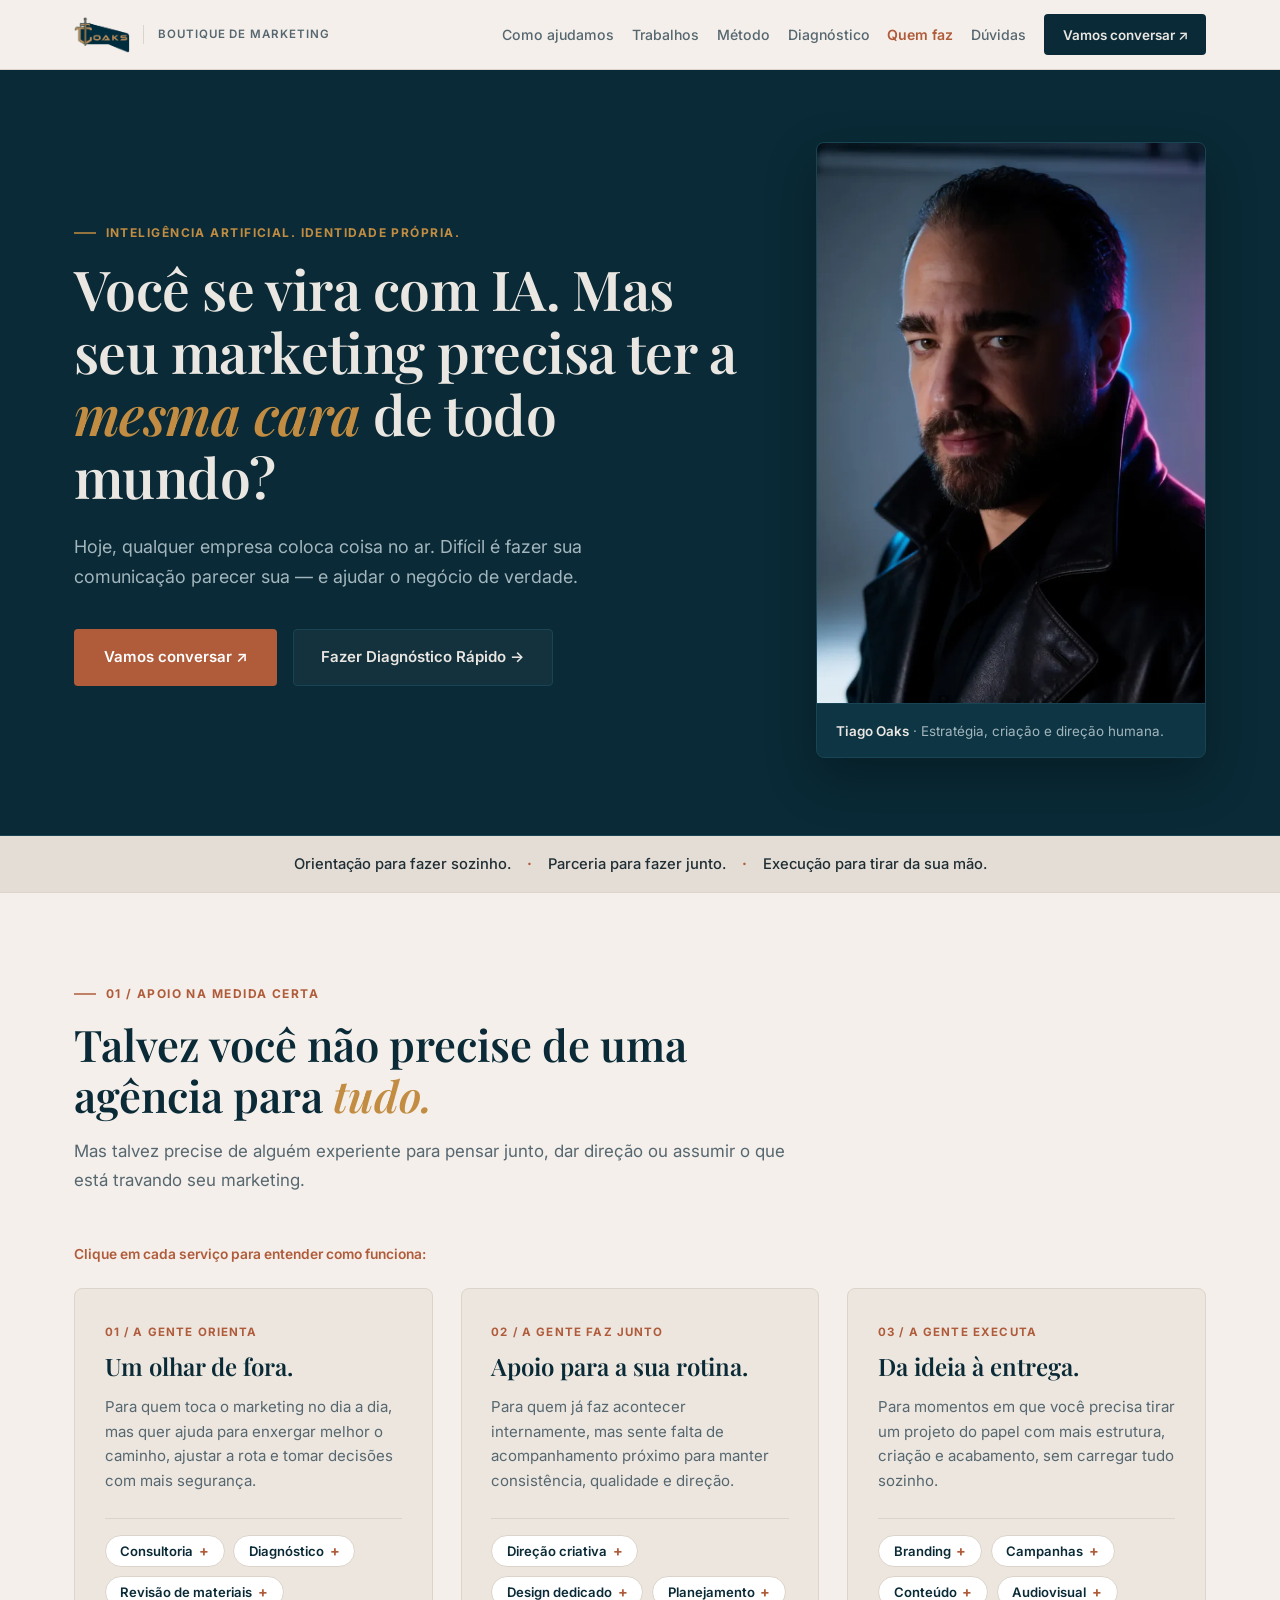
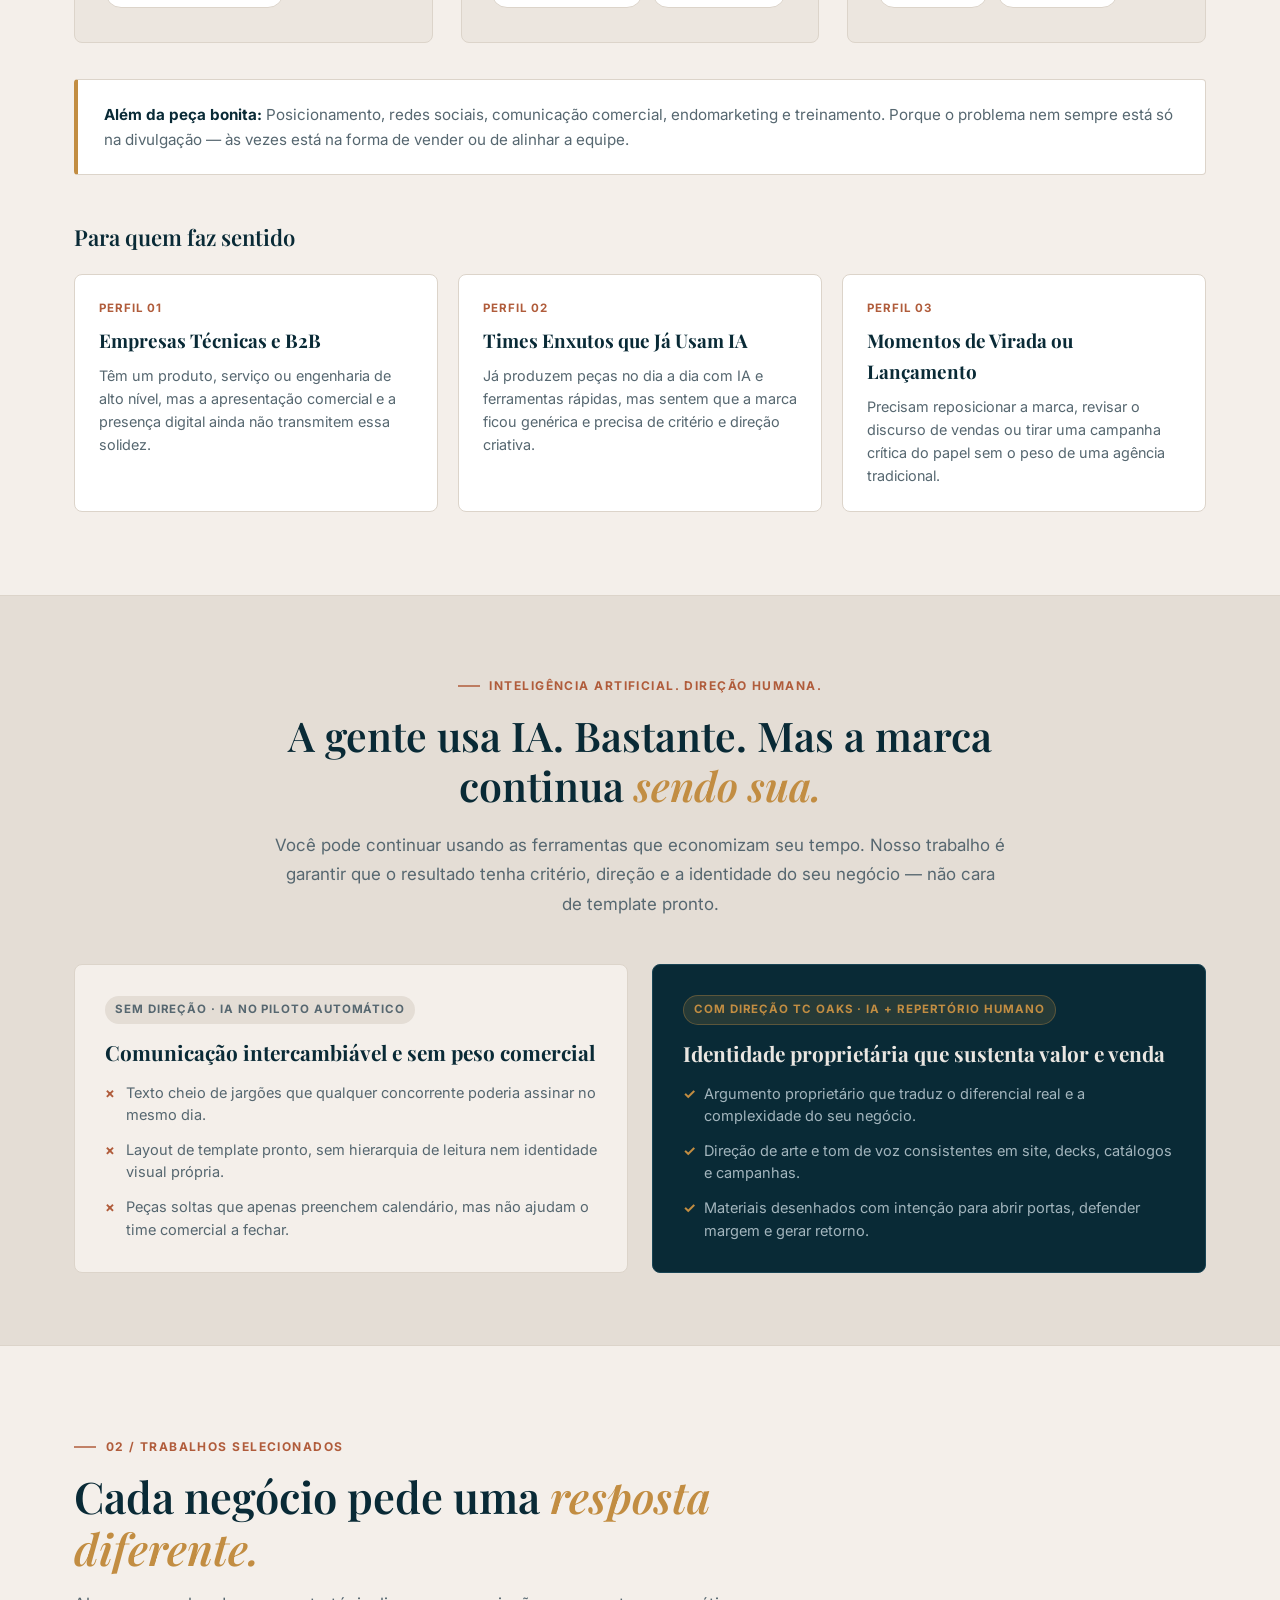
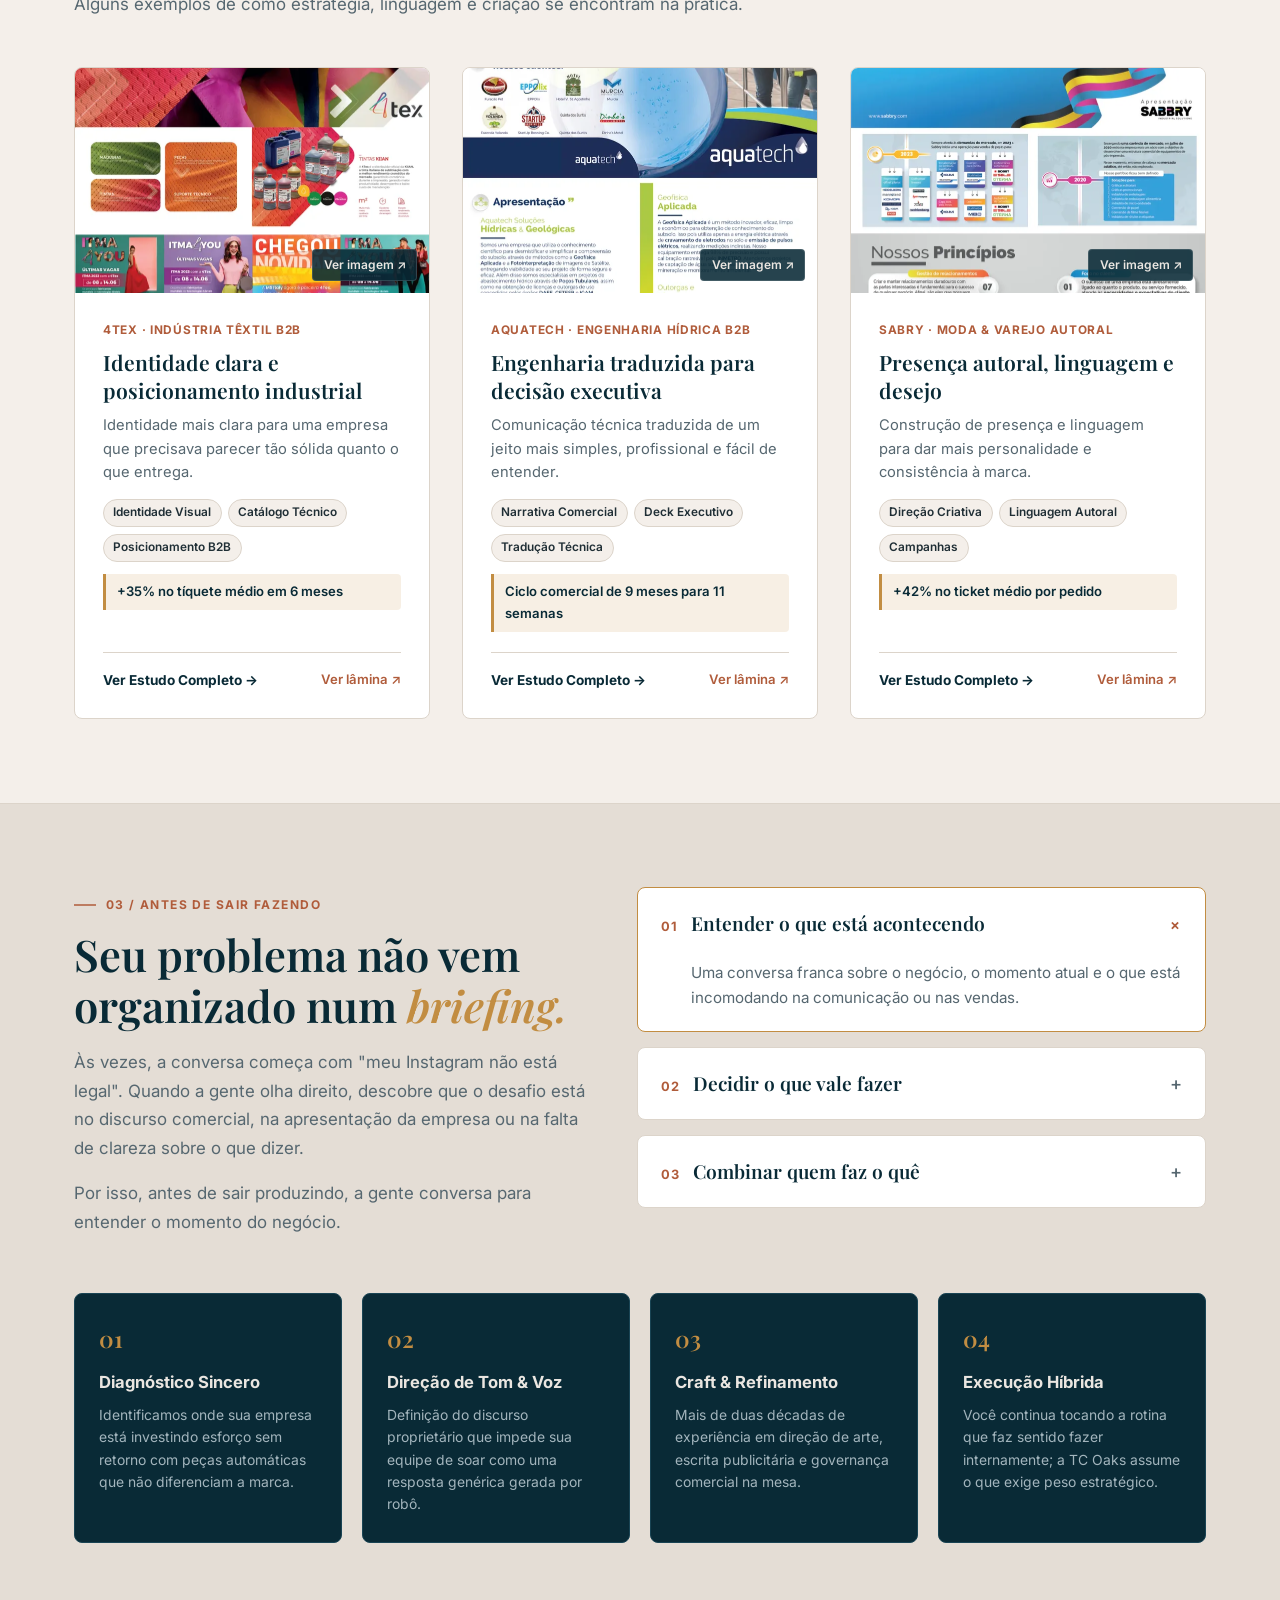
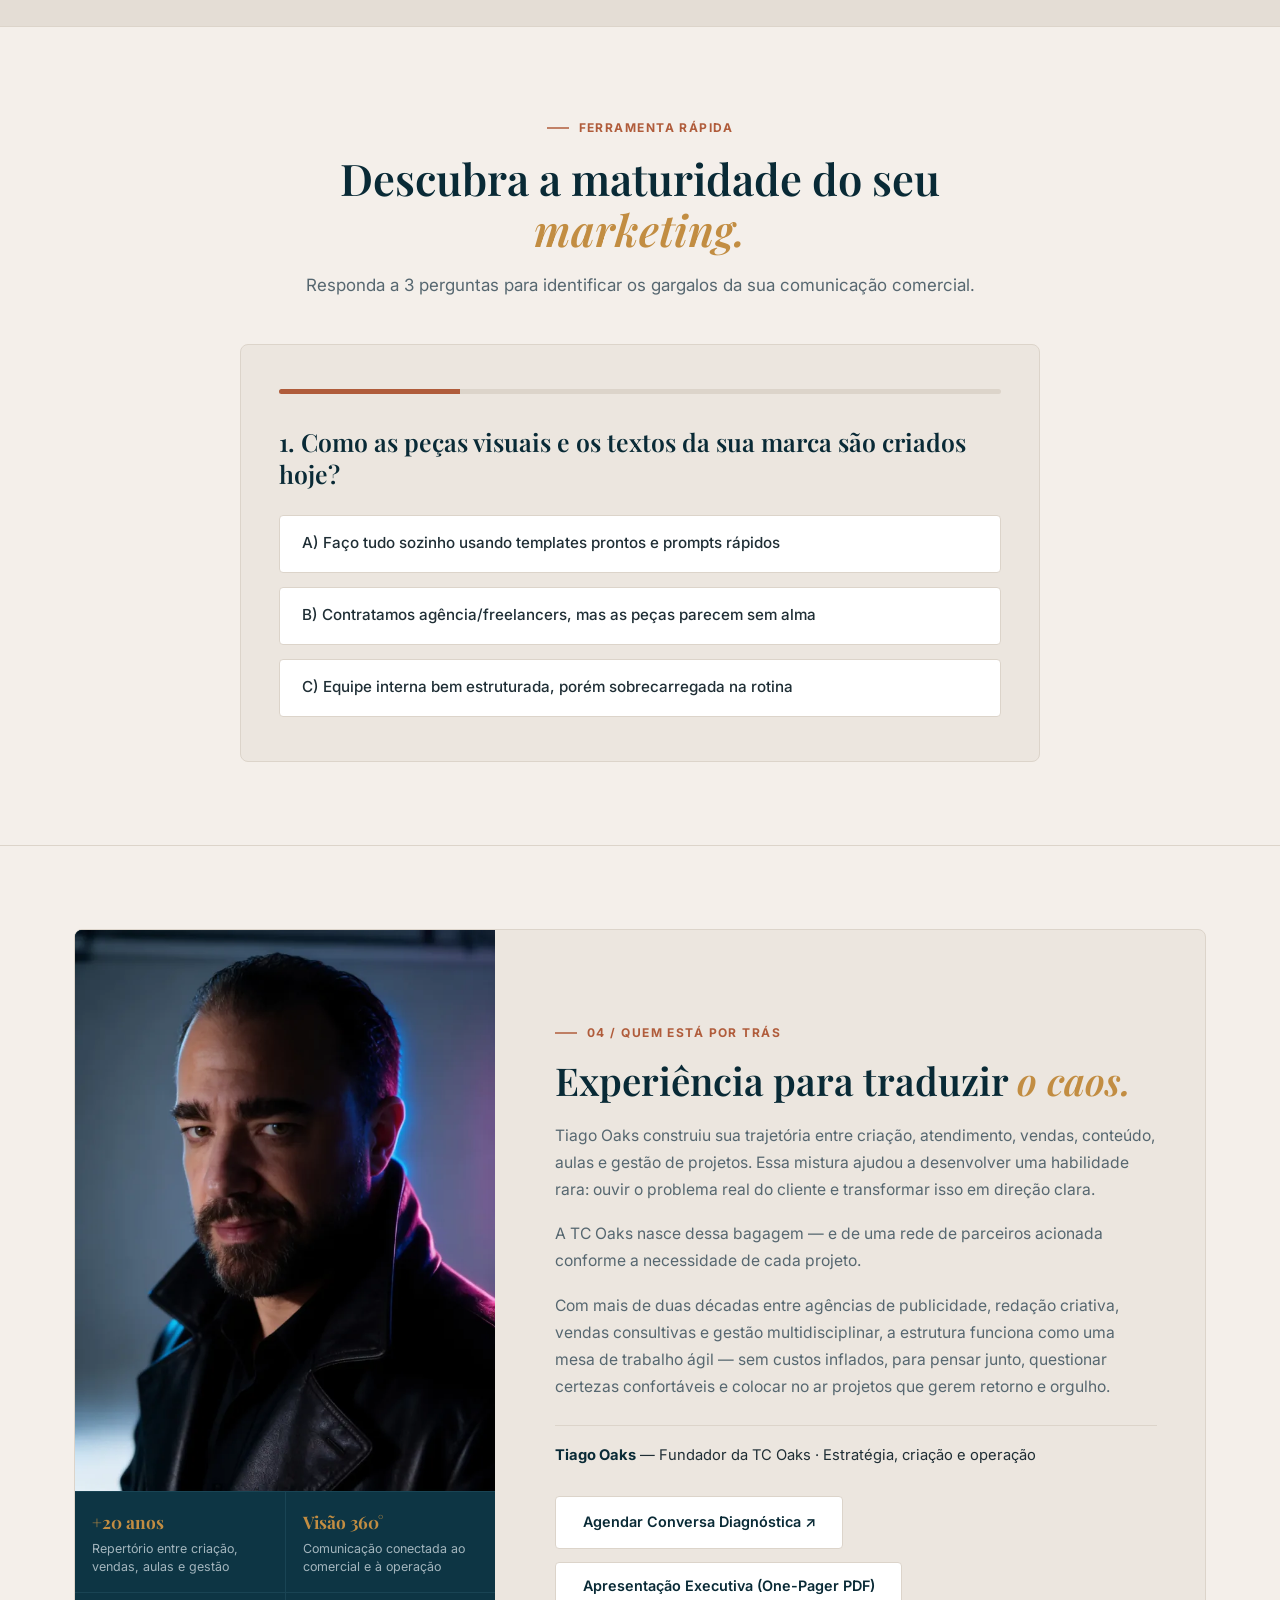
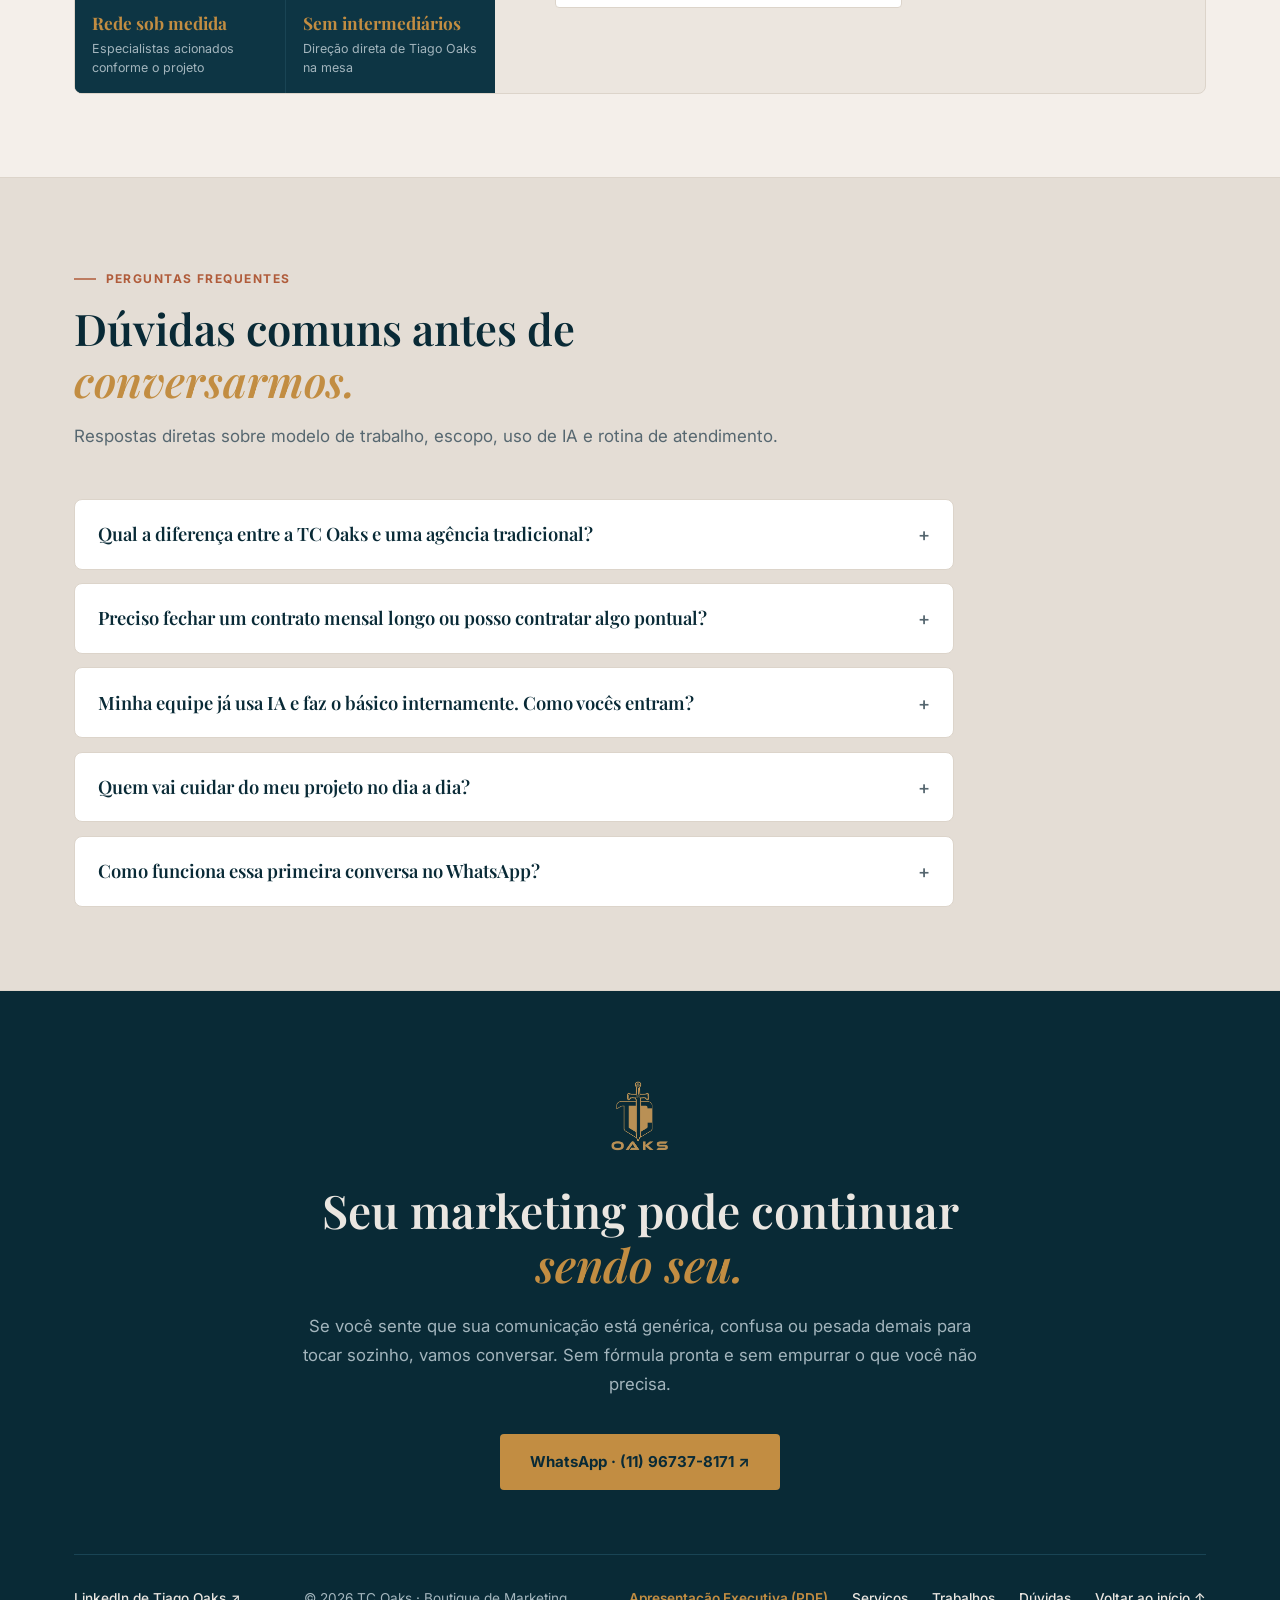
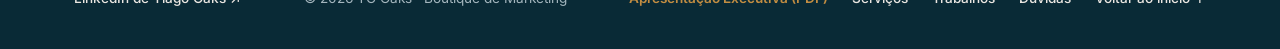
<file: demos/folster-tcoaks/studiotcoaks/index.html>
<!DOCTYPE html>
<html lang="pt-BR">
<head>
  <meta charset="utf-8">
  <meta name="viewport" content="width=device-width, initial-scale=1">
  <title>TC Oaks — Seu marketing com a sua identidade</title>
  <meta name="description" content="Orientação, parceria criativa e execução de marketing para empresas que querem usar IA sem perder identidade.">
  <meta name="theme-color" content="#092A36">
  <link rel="canonical" href="https://studiotcoaks.com.br/">
  <link rel="icon" type="image/png" href="images/logo-symbol.png">

  <!-- OpenGraph -->
  <meta property="og:type" content="website">
  <meta property="og:url" content="https://victorrubinec.github.io/demos/folster-tcoaks/studiotcoaks/">
  <meta property="og:title" content="TC Oaks — Seu marketing com a sua identidade">
  <meta property="og:description" content="Orientação, parceria criativa e execução de marketing para empresas que querem usar IA sem perder identidade.">
  <meta property="og:image" content="https://victorrubinec.github.io/demos/folster-tcoaks/studiotcoaks/images/tiago-oaks.webp">

  <!-- Twitter Cards -->
  <meta name="twitter:card" content="summary_large_image">
  <meta name="twitter:title" content="TC Oaks — Seu marketing com a sua identidade">
  <meta name="twitter:description" content="Orientação, parceria criativa e execução de marketing para empresas que querem usar IA sem perder identidade.">
  <meta name="twitter:image" content="https://victorrubinec.github.io/demos/folster-tcoaks/studiotcoaks/images/tiago-oaks.webp">

  <!-- Google Fonts: Playfair Display & Inter -->
  <link rel="preconnect" href="https://fonts.googleapis.com">
  <link rel="preconnect" href="https://fonts.gstatic.com" crossorigin>
  <link href="https://fonts.googleapis.com/css2?family=Inter:wght@400;500;600;700&family=Playfair+Display:ital,wght@0,400;0,600;0,700;1,400;1,600&display=swap" rel="stylesheet">

  <style>
    :root {
      --bg: #F4EFEA;
      --bg-card: #ECE6DF;
      --bg-subtle: #E4DDD5;
      --surface: #FFFFFF;
      --bg-dark: #092A36;
      --bg-dark-card: #0D3544;
      --fg: #1F2E35;
      --fg-muted: #566770;
      --fg-on-dark: #EAE6E1;
      --fg-on-dark-muted: #A3B5BD;
      --accent: #B05C3B;
      --accent-hover: #964B2E;
      --accent-subtle: #D98C6C;
      --accent-gold: #C28D42;
      --accent-gold-hover: #AD7B33;
      --border: #DCD4CA;
      --border-dark: #194454;
      --font-serif: 'Playfair Display', Georgia, serif;
      --font-sans: 'Inter', system-ui, -apple-system, sans-serif;
      --radius: 8px;
      --radius-sm: 4px;
    }

    *, *::before, *::after {
      box-sizing: border-box;
      margin: 0;
      padding: 0;
    }

    /* Custom Scrollbar */
    ::-webkit-scrollbar {
      width: 8px;
      height: 8px;
    }
    ::-webkit-scrollbar-track {
      background: transparent;
    }
    ::-webkit-scrollbar-thumb {
      background: rgba(31, 46, 53, 0.22);
      border-radius: 999px;
    }
    ::-webkit-scrollbar-thumb:hover {
      background: rgba(31, 46, 53, 0.36);
    }
    * {
      scrollbar-width: thin;
      scrollbar-color: rgba(31, 46, 53, 0.22) transparent;
    }

    html {
      scroll-behavior: smooth;
      scroll-padding-top: 88px;
      font-size: 16px;
      background: var(--bg);
      overflow-x: clip;
    }

    body {
      background: var(--bg);
      color: var(--fg);
      font-family: var(--font-sans);
      line-height: 1.65;
      -webkit-font-smoothing: antialiased;
      overflow-x: clip;
      width: 100%;
      max-width: 100%;
    }

    .hero-grid > *,
    .pillars > *,
    .cases-grid > *,
    .process-layout > *,
    .method-subgrid > *,
    .profile-layout > *,
    .fit-grid > *,
    .compare-grid > *,
    .onepager-grid > * {
      min-width: 0;
    }

    a {
      color: inherit;
      text-decoration: none;
    }

    button {
      font-family: inherit;
      cursor: pointer;
      border: none;
      background: transparent;
    }

    img {
      max-width: 100%;
      display: block;
    }

    .site-wrap {
      max-width: 1180px;
      margin: 0 auto;
      padding: 0 1.5rem;
    }

    em.gold-italic {
      font-family: var(--font-serif);
      font-style: italic;
      font-weight: 600;
      color: var(--accent-gold);
    }

    .eyebrow {
      font-size: 0.75rem;
      font-weight: 700;
      text-transform: uppercase;
      letter-spacing: 0.12em;
      color: var(--accent);
      display: inline-flex;
      align-items: center;
      gap: 0.6rem;
      margin-bottom: 0.9rem;
    }

    .eyebrow::before {
      content: '';
      width: 22px;
      height: 2px;
      background: currentColor;
      opacity: 0.75;
    }

    .eyebrow-dark {
      color: var(--accent-gold);
    }

    .btn-primary {
      background: var(--accent);
      color: #FFFFFF;
      padding: 0.95rem 1.85rem;
      border-radius: var(--radius-sm);
      font-weight: 600;
      font-size: 0.94rem;
      display: inline-flex;
      align-items: center;
      justify-content: center;
      gap: 0.5rem;
      transition: background 0.2s, transform 0.2s;
    }

    .btn-primary:hover {
      background: var(--accent-hover);
      transform: translateY(-1px);
    }

    .btn-gold {
      background: var(--accent-gold);
      color: var(--bg-dark);
      padding: 0.95rem 1.85rem;
      border-radius: var(--radius-sm);
      font-weight: 700;
      font-size: 0.94rem;
      display: inline-flex;
      align-items: center;
      justify-content: center;
      gap: 0.5rem;
      transition: background 0.2s, transform 0.2s;
    }

    .btn-gold:hover {
      background: var(--accent-gold-hover);
      transform: translateY(-1px);
    }

    .btn-outline-dark {
      border: 1px solid var(--border-dark);
      background: rgba(255, 255, 255, 0.04);
      color: var(--fg-on-dark);
      padding: 0.95rem 1.7rem;
      border-radius: var(--radius-sm);
      font-weight: 600;
      font-size: 0.94rem;
      display: inline-flex;
      align-items: center;
      justify-content: center;
      gap: 0.45rem;
      transition: border-color 0.2s, background 0.2s;
    }

    .btn-outline-dark:hover {
      border-color: var(--accent-gold);
      background: rgba(194, 141, 66, 0.1);
    }

    .btn-outline-light {
      border: 1px solid var(--border);
      background: var(--surface);
      color: var(--bg-dark);
      padding: 0.85rem 1.65rem;
      border-radius: var(--radius-sm);
      font-weight: 600;
      font-size: 0.9rem;
      display: inline-flex;
      align-items: center;
      gap: 0.45rem;
      transition: border-color 0.2s, color 0.2s;
    }

    .btn-outline-light:hover {
      border-color: var(--accent);
      color: var(--accent);
    }

    /* HEADER */
    .site-header {
      background: rgba(244, 239, 234, 0.96);
      border-bottom: 1px solid var(--border);
      position: sticky;
      top: 0;
      z-index: 120;
      backdrop-filter: blur(10px);
    }

    .header-row {
      display: flex;
      justify-content: space-between;
      align-items: center;
      padding: 0.9rem 1.5rem;
      gap: 1.5rem;
    }

    .brand-link {
      display: inline-flex;
      align-items: center;
      gap: 0.85rem;
      flex-shrink: 0;
    }

    .brand-logo {
      height: 36px;
      width: auto;
    }

    .brand-tagline {
      font-size: 0.72rem;
      font-weight: 600;
      text-transform: uppercase;
      letter-spacing: 0.08em;
      color: var(--fg-muted);
      padding-left: 0.85rem;
      border-left: 1px solid var(--border);
      white-space: nowrap;
    }

    .nav-desktop {
      display: flex;
      align-items: center;
      gap: clamp(0.85rem, 1.4vw, 1.5rem);
      flex-wrap: nowrap;
      min-width: 0;
    }

    .nav-desktop a {
      font-size: 0.88rem;
      font-weight: 500;
      color: var(--fg-muted);
      transition: color 0.2s;
      white-space: nowrap;
    }

    .nav-desktop a:hover {
      color: var(--bg-dark);
    }

    .nav-desktop a.is-active {
      color: var(--bg-dark);
      font-weight: 600;
      box-shadow: inset 0 -2px 0 var(--accent-gold);
      padding-bottom: 3px;
    }

    .nav-desktop a.nav-cta {
      color: var(--accent);
      font-weight: 600;
    }

    .nav-desktop a.btn-header-wa {
      background: var(--bg-dark);
      color: var(--fg-on-dark);
      padding: 0.58rem 1.15rem;
      border-radius: var(--radius-sm);
      font-size: 0.84rem;
      font-weight: 600;
      transition: background 0.2s;
    }

    .nav-desktop a.btn-header-wa:hover {
      background: var(--bg-dark-card);
      color: #FFFFFF;
    }

    .btn-mobile-nav {
      display: none;
      font-size: 1.5rem;
      color: var(--bg-dark);
      padding: 0.25rem 0.45rem;
      line-height: 1;
    }

    .drawer-nav {
      display: none;
      position: fixed;
      top: 65px;
      left: 0;
      width: 100%;
      height: calc(100dvh - 65px);
      background: var(--bg);
      padding: 2rem 1.5rem;
      flex-direction: column;
      gap: 1.25rem;
      z-index: 115;
      border-top: 1px solid var(--border);
      overflow-y: auto;
    }

    .drawer-nav.open {
      display: flex;
    }

    .drawer-nav a {
      font-size: 1.05rem;
      font-weight: 600;
      color: var(--fg);
      padding: 0.65rem 0;
      border-bottom: 1px solid var(--border);
    }

    .drawer-nav a.btn-header-wa {
      background: var(--bg-dark);
      color: var(--fg-on-dark);
      border-bottom: none;
      border-radius: var(--radius-sm);
      text-align: center;
      padding: 0.9rem 1.2rem;
      margin-top: 0.5rem;
    }

    /* HERO SECTION (DARK PETROL) */
    .hero {
      background: var(--bg-dark);
      color: var(--fg-on-dark);
      padding: 4.5rem 0 4.8rem;
      border-bottom: 1px solid var(--border-dark);
    }

    .hero-grid {
      display: grid;
      grid-template-columns: 1.25fr 0.75fr;
      gap: 3.5rem;
      align-items: center;
    }

    .hero-title {
      font-family: var(--font-serif);
      font-size: clamp(2.15rem, 4.3vw, 3.55rem);
      font-weight: 600;
      line-height: 1.14;
      color: var(--fg-on-dark);
      margin-bottom: 1.5rem;
      letter-spacing: -0.01em;
    }

    .hero-desc {
      font-size: 1.12rem;
      color: var(--fg-on-dark-muted);
      line-height: 1.7;
      max-width: 580px;
      margin-bottom: 2.25rem;
    }

    .hero-actions {
      display: flex;
      gap: 1rem;
      flex-wrap: wrap;
    }

    .hero-visual {
      display: flex;
      justify-content: flex-end;
    }

    .hero-portrait {
      background: var(--bg-dark-card);
      border: 1px solid var(--border-dark);
      border-radius: var(--radius);
      overflow: hidden;
      max-width: 390px;
      width: 100%;
      box-shadow: 0 20px 50px rgba(0, 0, 0, 0.28);
    }

    .hero-portrait img {
      width: 100%;
      aspect-ratio: 4 / 4.6;
      object-fit: cover;
      object-position: center top;
    }

    .hero-portrait figcaption {
      padding: 0.95rem 1.2rem;
      font-size: 0.84rem;
      color: var(--fg-on-dark-muted);
      border-top: 1px solid var(--border-dark);
    }

    .hero-portrait figcaption strong {
      color: var(--fg-on-dark);
      font-weight: 600;
    }

    /* TRANSITION RIBBON */
    .ribbon {
      background: var(--bg-subtle);
      border-bottom: 1px solid var(--border);
      padding: 1rem 0;
    }

    .ribbon-inner {
      display: flex;
      flex-wrap: wrap;
      justify-content: center;
      align-items: center;
      gap: 0.65rem 1rem;
      font-size: 0.92rem;
      font-weight: 500;
      color: var(--fg);
      text-align: center;
    }

    .ribbon-inner .dot {
      color: var(--accent);
      font-weight: 700;
    }

    /* SHARED SECTION STYLES */
    .section-block {
      padding: 5.2rem 0;
      border-bottom: 1px solid var(--border);
    }

    .section-subtle {
      background: var(--bg-subtle);
    }

    .section-head {
      max-width: 720px;
      margin-bottom: 3rem;
    }

    .section-title {
      font-family: var(--font-serif);
      font-size: clamp(1.9rem, 3.4vw, 2.75rem);
      font-weight: 600;
      line-height: 1.18;
      color: var(--bg-dark);
      margin-bottom: 1rem;
    }

    .section-lead {
      font-size: 1.06rem;
      color: var(--fg-muted);
      line-height: 1.7;
    }

    /* SECTION 01: APOIO NA MEDIDA CERTA (PILLARS + INTERACTIVE POPUPS) */
    .service-hint {
      font-size: 0.86rem;
      font-weight: 600;
      color: var(--accent);
      margin-bottom: 1.4rem;
    }

    .pillars {
      display: grid;
      grid-template-columns: repeat(3, 1fr);
      gap: 1.75rem;
      margin-bottom: 2.25rem;
    }

    .pillar {
      background: var(--bg-card);
      border: 1px solid var(--border);
      border-radius: var(--radius);
      padding: 2.15rem 1.85rem;
      display: flex;
      flex-direction: column;
      justify-content: space-between;
      gap: 1.5rem;
    }

    .pillar-code {
      font-size: 0.72rem;
      font-weight: 700;
      text-transform: uppercase;
      letter-spacing: 0.1em;
      color: var(--accent);
      margin-bottom: 0.55rem;
    }

    .pillar h3 {
      font-family: var(--font-serif);
      font-size: 1.5rem;
      font-weight: 600;
      color: var(--bg-dark);
      margin-bottom: 0.85rem;
      line-height: 1.25;
    }

    .pillar-desc {
      font-size: 0.94rem;
      color: var(--fg-muted);
      line-height: 1.65;
    }

    .service-list {
      display: flex;
      flex-wrap: wrap;
      gap: 0.55rem;
      padding-top: 1rem;
      border-top: 1px solid var(--border);
    }

    .service-item {
      position: relative;
      display: inline-block;
    }

    .service-trigger {
      background: var(--surface);
      color: var(--bg-dark);
      border: 1px solid var(--border);
      border-radius: 999px;
      padding: 0.44rem 0.92rem;
      font-size: 0.82rem;
      font-weight: 600;
      display: inline-flex;
      align-items: center;
      gap: 0.35rem;
      transition: background 0.18s, color 0.18s, border-color 0.18s;
    }

    .service-trigger::after {
      content: '+';
      font-weight: 700;
      color: var(--accent);
      font-size: 0.9rem;
      line-height: 1;
    }

    .service-item.is-open .service-trigger::after {
      content: '−';
      color: #FFFFFF;
    }

    .service-trigger:hover,
    .service-item.is-open .service-trigger {
      background: var(--bg-dark);
      color: var(--fg-on-dark);
      border-color: var(--bg-dark);
    }

    .service-trigger:hover::after {
      color: var(--accent-gold);
    }

    .service-popup {
      position: absolute;
      left: 0;
      bottom: calc(100% + 10px);
      width: min(290px, calc(100vw - 3rem));
      background: var(--bg-dark);
      color: var(--fg-on-dark);
      border: 1px solid var(--border-dark);
      border-radius: var(--radius);
      padding: 0.95rem 1.05rem;
      font-size: 0.85rem;
      line-height: 1.55;
      box-shadow: 0 14px 32px rgba(9, 42, 54, 0.28);
      opacity: 0;
      visibility: hidden;
      transform: translateY(6px);
      transition: opacity 0.18s, transform 0.18s, visibility 0.18s;
      z-index: 60;
      pointer-events: none;
    }

    .service-popup::after {
      content: '';
      position: absolute;
      left: 0;
      right: 0;
      top: 100%;
      height: 14px;
    }

    .service-popup strong {
      display: block;
      font-size: 0.78rem;
      text-transform: uppercase;
      letter-spacing: 0.08em;
      color: var(--accent-gold);
      margin-bottom: 0.3rem;
    }

    .service-popup-cta {
      display: inline-flex;
      align-items: center;
      gap: 0.35rem;
      margin-top: 0.75rem;
      padding: 0.38rem 0.75rem;
      border-radius: var(--radius-sm);
      background: rgba(194, 141, 66, 0.16);
      border: 1px solid rgba(194, 141, 66, 0.45);
      color: var(--accent-gold);
      font-size: 0.76rem;
      font-weight: 600;
      transition: background 0.18s, color 0.18s;
    }

    .service-popup-cta:hover {
      background: var(--accent-gold);
      color: var(--bg-dark);
    }

    .pillar:last-child .service-popup {
      left: auto;
      right: 0;
    }

    .service-item.is-open .service-popup,
    .service-item:has(> .service-trigger:focus-visible) .service-popup {
      opacity: 1;
      visibility: visible;
      transform: translateY(0);
      pointer-events: auto;
    }

    @media (hover: hover) {
      .service-item:hover .service-popup {
        opacity: 1;
        visibility: visible;
        transform: translateY(0);
        pointer-events: auto;
      }
    }

    .scope-note {
      background: var(--surface);
      border: 1px solid var(--border);
      border-left: 4px solid var(--accent-gold);
      border-radius: var(--radius-sm);
      padding: 1.35rem 1.65rem;
      font-size: 0.95rem;
      color: var(--fg-muted);
      line-height: 1.65;
    }

    .scope-note strong {
      color: var(--bg-dark);
      font-weight: 700;
    }

    /* STATEMENT / AI MANIFESTO */
    .statement {
      background: var(--bg-subtle);
      border-bottom: 1px solid var(--border);
      padding: 4.5rem 0;
      text-align: center;
    }

    .statement-box {
      max-width: 780px;
      margin: 0 auto;
    }

    .statement .eyebrow {
      justify-content: center;
    }

    .statement-title {
      font-family: var(--font-serif);
      font-size: clamp(1.85rem, 3.2vw, 2.65rem);
      font-weight: 600;
      line-height: 1.22;
      color: var(--bg-dark);
      margin-bottom: 1.25rem;
    }

    .statement-copy {
      font-size: 1.06rem;
      color: var(--fg-muted);
      line-height: 1.75;
    }

    /* SECTION 02: TRABALHOS SELECIONADOS */
    .cases-grid {
      display: grid;
      grid-template-columns: repeat(3, 1fr);
      gap: 2rem;
    }

    .case-card {
      background: var(--surface);
      border: 1px solid var(--border);
      border-radius: var(--radius);
      overflow: hidden;
      display: flex;
      flex-direction: column;
      transition: border-color 0.2s, box-shadow 0.2s;
    }

    .case-card:hover {
      border-color: var(--accent-gold);
      box-shadow: 0 12px 30px rgba(9, 42, 54, 0.08);
    }

    .case-image {
      display: block;
      height: 225px;
      background: var(--bg-dark);
      overflow: hidden;
      position: relative;
    }

    .case-image img {
      width: 100%;
      height: 100%;
      object-fit: cover;
      transition: transform 0.35s ease;
    }

    .case-card:hover .case-image img {
      transform: scale(1.03);
    }

    .case-image-badge {
      position: absolute;
      right: 0.75rem;
      bottom: 0.75rem;
      background: rgba(9, 42, 54, 0.88);
      color: var(--fg-on-dark);
      font-size: 0.75rem;
      font-weight: 600;
      padding: 0.32rem 0.65rem;
      border-radius: var(--radius-sm);
      border: 1px solid rgba(255, 255, 255, 0.14);
    }

    .case-body {
      padding: 1.75rem;
      display: flex;
      flex-direction: column;
      flex: 1;
      justify-content: space-between;
      gap: 1.25rem;
    }

    .case-client {
      font-size: 0.74rem;
      font-weight: 700;
      text-transform: uppercase;
      letter-spacing: 0.06em;
      color: var(--accent);
      margin-bottom: 0.55rem;
    }

    .case-body h3 {
      font-family: var(--font-serif);
      font-size: 1.32rem;
      font-weight: 600;
      color: var(--bg-dark);
      line-height: 1.3;
      margin-bottom: 0.65rem;
    }

    .case-body p {
      font-size: 0.92rem;
      color: var(--fg-muted);
      line-height: 1.6;
    }

    .case-actions {
      display: flex;
      flex-wrap: wrap;
      align-items: center;
      justify-content: space-between;
      gap: 0.75rem;
      padding-top: 1rem;
      border-top: 1px solid var(--border);
    }

    .case-footer-btn {
      font-size: 0.85rem;
      font-weight: 700;
      color: var(--bg-dark);
      display: inline-flex;
      align-items: center;
      gap: 0.35rem;
      transition: color 0.18s;
    }

    .case-footer-btn:hover {
      color: var(--accent);
    }

    .case-sheet-link {
      font-size: 0.82rem;
      font-weight: 600;
      color: var(--accent);
    }

    .case-sheet-link:hover {
      text-decoration: underline;
    }

    /* SECTION 03: ANTES DE SAIR FAZENDO (ACCORDION + COMPLEMENTARY GRID) */
    .process-layout {
      display: grid;
      grid-template-columns: 0.95fr 1.05fr;
      gap: 3rem;
      align-items: start;
      margin-bottom: 3.5rem;
    }

    .process-intro p + p {
      margin-top: 1rem;
    }

    .process-accordion {
      display: flex;
      flex-direction: column;
      gap: 0.9rem;
    }

    .process-accordion details {
      background: var(--surface);
      border: 1px solid var(--border);
      border-radius: var(--radius);
      overflow: hidden;
      transition: border-color 0.2s;
    }

    .process-accordion details[open] {
      border-color: var(--accent-gold);
    }

    .process-accordion summary {
      list-style: none;
      cursor: pointer;
      padding: 1.25rem 1.45rem;
      display: flex;
      align-items: center;
      justify-content: space-between;
      gap: 1rem;
      font-family: var(--font-serif);
      font-size: 1.2rem;
      font-weight: 600;
      color: var(--bg-dark);
    }

    .process-accordion summary::-webkit-details-marker {
      display: none;
    }

    .acc-title-wrap {
      display: flex;
      align-items: baseline;
      gap: 0.8rem;
    }

    .acc-idx {
      font-family: var(--font-sans);
      font-size: 0.8rem;
      font-weight: 700;
      color: var(--accent);
      letter-spacing: 0.08em;
    }

    .acc-toggle {
      font-family: var(--font-sans);
      font-size: 1.15rem;
      font-weight: 500;
      color: var(--fg-muted);
      transition: transform 0.2s;
      flex-shrink: 0;
    }

    .process-accordion details[open] .acc-toggle {
      transform: rotate(45deg);
      color: var(--accent);
    }

    .acc-content {
      padding: 0 1.45rem 1.35rem 3.3rem;
      font-size: 0.95rem;
      color: var(--fg-muted);
      line-height: 1.65;
    }

    .method-subgrid {
      display: grid;
      grid-template-columns: repeat(4, 1fr);
      gap: 1.25rem;
    }

    .method-item {
      background: var(--bg-dark);
      color: var(--fg-on-dark);
      border: 1px solid var(--border-dark);
      border-radius: var(--radius);
      padding: 1.65rem 1.5rem;
    }

    .method-idx {
      font-family: var(--font-serif);
      font-size: 1.45rem;
      font-weight: 600;
      color: var(--accent-gold);
      margin-bottom: 0.65rem;
    }

    .method-item h4 {
      font-size: 1.04rem;
      font-weight: 700;
      margin-bottom: 0.5rem;
      color: var(--fg-on-dark);
    }

    .method-item p {
      font-size: 0.87rem;
      color: var(--fg-on-dark-muted);
      line-height: 1.6;
    }

    /* DIAGNÓSTICO INTERATIVO DE MARKETING */
    .quiz-section-head {
      text-align: center;
      margin: 0 auto 2.75rem;
      max-width: 680px;
    }

    .quiz-section-head .eyebrow {
      justify-content: center;
    }

    .quiz-container {
      background: var(--bg-card);
      border: 1px solid var(--border);
      border-radius: var(--radius);
      padding: 2.75rem 2.4rem;
      max-width: 800px;
      margin: 0 auto;
    }

    .quiz-progress-bar {
      height: 5px;
      background: var(--border);
      border-radius: 999px;
      margin-bottom: 2rem;
      overflow: hidden;
    }

    .quiz-progress-fill {
      height: 100%;
      background: var(--accent);
      width: 25%;
      transition: width 0.3s ease;
    }

    .quiz-step {
      display: none;
    }

    .quiz-step.active {
      display: block;
    }

    .quiz-title {
      font-family: var(--font-serif);
      font-size: 1.55rem;
      font-weight: 600;
      color: var(--bg-dark);
      margin-bottom: 1.5rem;
      line-height: 1.3;
    }

    .quiz-choices {
      display: flex;
      flex-direction: column;
      gap: 0.85rem;
    }

    .quiz-choice {
      padding: 1.05rem 1.35rem;
      border: 1px solid var(--border);
      border-radius: var(--radius-sm);
      font-size: 0.95rem;
      font-weight: 500;
      color: var(--fg);
      background: var(--surface);
      text-align: left;
      line-height: 1.5;
      transition: border-color 0.2s, transform 0.2s, background 0.2s;
    }

    .quiz-choice:hover {
      border-color: var(--accent);
      background: #FFFFFF;
      transform: translateX(4px);
    }

    .result-box {
      border: 1px solid var(--border);
      background: var(--surface);
      padding: 2rem;
      border-radius: var(--radius-sm);
      margin-bottom: 1.75rem;
    }

    .result-score {
      font-size: 0.76rem;
      font-weight: 700;
      text-transform: uppercase;
      letter-spacing: 0.08em;
      color: var(--accent);
      margin-bottom: 0.5rem;
    }

    .result-name {
      font-family: var(--font-serif);
      font-size: 1.55rem;
      color: var(--bg-dark);
      margin-bottom: 0.75rem;
    }

    .result-text {
      font-size: 0.95rem;
      color: var(--fg-muted);
      line-height: 1.68;
    }

    .quiz-result-actions {
      display: flex;
      flex-wrap: wrap;
      justify-content: center;
      align-items: center;
      gap: 1rem;
    }

    /* SECTION 04: QUEM ESTÁ POR TRÁS */
    .profile-layout {
      display: grid;
      grid-template-columns: 0.78fr 1.22fr;
      gap: 3.25rem;
      align-items: center;
      background: var(--bg-card);
      border: 1px solid var(--border);
      border-radius: var(--radius);
      overflow: hidden;
    }

    .profile-photo {
      background: var(--bg-dark);
      height: 100%;
    }

    .profile-photo img {
      width: 100%;
      height: 100%;
      min-height: 440px;
      object-fit: cover;
      object-position: center top;
    }

    .profile-text {
      padding: 3rem 3rem 3rem 0.5rem;
    }

    .profile-text h2 {
      font-family: var(--font-serif);
      font-size: clamp(1.9rem, 3vw, 2.5rem);
      font-weight: 600;
      color: var(--bg-dark);
      margin-bottom: 1.25rem;
      line-height: 1.2;
    }

    .profile-text p {
      font-size: 0.98rem;
      color: var(--fg-muted);
      line-height: 1.72;
      margin-bottom: 1.1rem;
    }

    .profile-signature {
      margin: 1.5rem 0 1.75rem;
      padding-top: 1.1rem;
      border-top: 1px solid var(--border);
      font-size: 0.92rem;
      color: var(--fg);
    }

    .profile-signature strong {
      color: var(--bg-dark);
      font-weight: 700;
    }

    /* CLOSING & FOOTER (DARK PETROL) */
    footer.closing {
      background: var(--bg-dark);
      color: var(--fg-on-dark);
      padding: 5.5rem 0 2.5rem;
    }

    .closing-hero {
      max-width: 680px;
      margin: 0 auto 4rem;
      text-align: center;
    }

    .closing-logo {
      height: 76px;
      width: auto;
      margin: 0 auto 1.75rem;
    }

    .closing-hero h2 {
      font-family: var(--font-serif);
      font-size: clamp(2rem, 3.6vw, 2.9rem);
      font-weight: 600;
      color: var(--fg-on-dark);
      line-height: 1.18;
      margin-bottom: 1.25rem;
    }

    .closing-hero p {
      font-size: 1.05rem;
      color: var(--fg-on-dark-muted);
      line-height: 1.72;
      margin-bottom: 2.25rem;
    }

    .footer-meta {
      display: flex;
      flex-wrap: wrap;
      justify-content: space-between;
      align-items: center;
      gap: 1rem 2rem;
      border-top: 1px solid var(--border-dark);
      padding-top: 2rem;
      font-size: 0.85rem;
      color: var(--fg-on-dark-muted);
    }

    .footer-meta a {
      color: var(--fg-on-dark);
      font-weight: 500;
      transition: color 0.18s;
    }

    .footer-meta a:hover {
      color: var(--accent-gold);
    }

    .footer-links-right {
      display: flex;
      align-items: center;
      gap: 1.5rem;
    }

    /* CASE STUDY MODAL */
    .case-modal-bg {
      display: none;
      position: fixed;
      top: 0;
      left: 0;
      width: 100%;
      height: 100%;
      background: rgba(9, 42, 54, 0.78);
      backdrop-filter: blur(4px);
      z-index: 200;
      align-items: center;
      justify-content: center;
      padding: 1.5rem;
    }

    .case-modal-bg.open {
      display: flex;
    }

    .case-dialog {
      background: var(--surface);
      border-radius: var(--radius);
      max-width: 760px;
      width: 100%;
      max-height: 90vh;
      overflow-y: auto;
      padding: 2.75rem;
      position: relative;
      border: 1px solid var(--border);
      box-shadow: 0 24px 60px rgba(0, 0, 0, 0.35);
    }

    .close-case-btn {
      position: absolute;
      top: 1.15rem;
      right: 1.15rem;
      font-size: 1.2rem;
      color: var(--fg-muted);
      width: 34px;
      height: 34px;
      border-radius: 50%;
      display: flex;
      align-items: center;
      justify-content: center;
    }

    .close-case-btn:hover {
      background: var(--bg-card);
      color: var(--bg-dark);
    }

    .modal-tag {
      font-size: 0.74rem;
      font-weight: 700;
      text-transform: uppercase;
      letter-spacing: 0.08em;
      color: var(--accent);
    }

    .modal-title {
      font-family: var(--font-serif);
      font-size: 1.9rem;
      font-weight: 600;
      color: var(--bg-dark);
      margin: 0.45rem 0 1.25rem;
      line-height: 1.25;
    }

    .case-tabs {
      display: flex;
      gap: 0.5rem;
      border-bottom: 1px solid var(--border);
      margin-bottom: 1.5rem;
      flex-wrap: wrap;
    }

    .case-tab {
      padding: 0.55rem 1rem;
      font-size: 0.85rem;
      font-weight: 600;
      color: var(--fg-muted);
      border-bottom: 2px solid transparent;
    }

    .case-tab.active {
      color: var(--bg-dark);
      border-bottom-color: var(--accent-gold);
    }

    .modal-body {
      font-size: 0.96rem;
      line-height: 1.72;
      color: var(--fg-muted);
      margin-bottom: 1.75rem;
    }

    .modal-footer {
      border-top: 1px solid var(--border);
      padding-top: 1.4rem;
      display: flex;
      justify-content: space-between;
      align-items: center;
      flex-wrap: wrap;
      gap: 1rem;
    }

    /* RESPONSIVE CONSOLIDATED IN ORDER BELOW */

    /* PARA QUEM FAZ SENTIDO */
    .fit-wrapper {
      margin-top: 2.75rem;
    }

    .fit-heading {
      font-family: var(--font-serif);
      font-size: 1.38rem;
      font-weight: 600;
      color: var(--bg-dark);
      margin-bottom: 1.15rem;
    }

    .fit-grid {
      display: grid;
      grid-template-columns: repeat(3, 1fr);
      gap: 1.25rem;
    }

    .fit-card {
      background: var(--surface);
      border: 1px solid var(--border);
      border-radius: var(--radius);
      padding: 1.5rem;
    }

    .fit-card-label {
      font-size: 0.72rem;
      font-weight: 700;
      text-transform: uppercase;
      letter-spacing: 0.08em;
      color: var(--accent);
      margin-bottom: 0.45rem;
    }

    .fit-card h4 {
      font-family: var(--font-serif);
      font-size: 1.18rem;
      color: var(--bg-dark);
      margin-bottom: 0.5rem;
    }

    .fit-card p {
      font-size: 0.9rem;
      color: var(--fg-muted);
      line-height: 1.6;
    }

    /* COMPARATIVO IA GENÉRICA VS DIREÇÃO TC OAKS */
    .compare-grid {
      display: grid;
      grid-template-columns: repeat(2, 1fr);
      gap: 1.5rem;
      margin-top: 2.75rem;
      text-align: left;
    }

    .compare-card {
      border-radius: var(--radius);
      padding: 1.85rem;
      border: 1px solid var(--border);
    }

    .compare-generic {
      background: var(--bg);
    }

    .compare-directed {
      background: var(--bg-dark);
      color: var(--fg-on-dark);
      border-color: var(--border-dark);
    }

    .compare-badge {
      display: inline-block;
      font-size: 0.72rem;
      font-weight: 700;
      text-transform: uppercase;
      letter-spacing: 0.08em;
      padding: 0.28rem 0.65rem;
      border-radius: 999px;
      margin-bottom: 0.95rem;
    }

    .compare-generic .compare-badge {
      background: var(--bg-subtle);
      color: var(--fg-muted);
    }

    .compare-directed .compare-badge {
      background: rgba(194, 141, 66, 0.16);
      color: var(--accent-gold);
      border: 1px solid rgba(194, 141, 66, 0.35);
    }

    .compare-card h3 {
      font-family: var(--font-serif);
      font-size: 1.3rem;
      margin-bottom: 1rem;
      line-height: 1.3;
    }

    .compare-generic h3 {
      color: var(--bg-dark);
    }

    .compare-directed h3 {
      color: var(--fg-on-dark);
    }

    .compare-list {
      list-style: none;
      display: flex;
      flex-direction: column;
      gap: 0.75rem;
      font-size: 0.91rem;
      line-height: 1.55;
    }

    .compare-list li {
      padding-left: 1.35rem;
      position: relative;
    }

    .compare-generic .compare-list li {
      color: var(--fg-muted);
    }

    .compare-generic .compare-list li::before {
      content: '×';
      position: absolute;
      left: 0;
      color: var(--accent);
      font-weight: 700;
    }

    .compare-directed .compare-list li {
      color: var(--fg-on-dark-muted);
    }

    .compare-directed .compare-list li::before {
      content: '✓';
      position: absolute;
      left: 0;
      color: var(--accent-gold);
      font-weight: 700;
    }

    /* TAGS E KPI NOS CARDS DE PORTFÓLIO */
    .case-tags {
      display: flex;
      flex-wrap: wrap;
      gap: 0.4rem;
      margin: 0.85rem 0 0.75rem;
    }

    .case-tag {
      font-size: 0.74rem;
      font-weight: 600;
      background: var(--bg);
      color: var(--fg);
      border: 1px solid var(--border);
      padding: 0.22rem 0.58rem;
      border-radius: 999px;
    }

    .case-kpi {
      font-size: 0.82rem;
      font-weight: 600;
      color: var(--bg-dark);
      background: rgba(194, 141, 66, 0.14);
      border-left: 3px solid var(--accent-gold);
      padding: 0.45rem 0.7rem;
      border-radius: 0 var(--radius-sm) var(--radius-sm) 0;
    }

    /* MODAL CASE VISUAL PREVIEW & NAV */
    .modal-visual-wrap {
      border: 1px solid var(--border);
      border-radius: var(--radius-sm);
      overflow: hidden;
      background: var(--bg-dark);
      margin-bottom: 1.35rem;
      position: relative;
    }

    .modal-visual-wrap img {
      width: 100%;
      max-height: 220px;
      object-fit: cover;
      cursor: zoom-in;
      transition: max-height 0.28s ease;
    }

    .modal-visual-wrap.is-zoomed img {
      max-height: 520px;
      object-fit: contain;
      background: var(--bg-dark);
      cursor: zoom-out;
    }

    .modal-zoom-hint {
      position: absolute;
      right: 0.65rem;
      bottom: 0.65rem;
      background: rgba(9, 42, 54, 0.86);
      color: var(--fg-on-dark);
      font-size: 0.72rem;
      font-weight: 600;
      padding: 0.25rem 0.55rem;
      border-radius: var(--radius-sm);
      pointer-events: none;
    }

    .modal-nav-group {
      display: flex;
      align-items: center;
      gap: 0.65rem;
      flex-wrap: wrap;
    }

    .modal-nav-btn {
      border: 1px solid var(--border);
      background: var(--bg);
      color: var(--bg-dark);
      font-size: 0.82rem;
      font-weight: 600;
      padding: 0.5rem 0.9rem;
      border-radius: var(--radius-sm);
      transition: border-color 0.18s, background 0.18s;
    }

    .modal-nav-btn:hover {
      border-color: var(--bg-dark);
      background: var(--bg-card);
    }

    /* QUIZ MELHORADO */
    .quiz-step-nav {
      margin-top: 1.35rem;
      display: flex;
      justify-content: flex-start;
    }

    .quiz-back-btn {
      font-size: 0.85rem;
      font-weight: 600;
      color: var(--fg-muted);
      padding: 0.35rem 0.1rem;
    }

    .quiz-back-btn:hover {
      color: var(--bg-dark);
      text-decoration: underline;
    }

    .result-pillar-badge {
      display: inline-block;
      margin: 0.85rem 0 0.75rem;
      padding: 0.35rem 0.85rem;
      border-radius: 999px;
      background: var(--bg-dark);
      color: var(--accent-gold);
      font-size: 0.78rem;
      font-weight: 700;
      letter-spacing: 0.04em;
      text-transform: uppercase;
    }

    .result-actions-list {
      margin-top: 0.95rem;
      padding-left: 1.2rem;
      display: flex;
      flex-direction: column;
      gap: 0.45rem;
      font-size: 0.91rem;
      color: var(--fg);
      line-height: 1.55;
    }

    /* BENTO DE CREDENCIAIS EM #SOBRE */
    .profile-left-col {
      display: flex;
      flex-direction: column;
      height: 100%;
      background: var(--bg-dark);
    }

    .profile-photo {
      flex: 1;
    }

    .profile-bento {
      display: grid;
      grid-template-columns: repeat(2, 1fr);
      gap: 1px;
      background: var(--border-dark);
      border-top: 1px solid var(--border-dark);
    }

    .profile-bento-item {
      background: var(--bg-dark-card);
      padding: 1rem 1.05rem;
    }

    .profile-bento-item strong {
      display: block;
      font-family: var(--font-serif);
      font-size: 1.08rem;
      color: var(--accent-gold);
      margin-bottom: 0.2rem;
    }

    .profile-bento-item span {
      display: block;
      font-size: 0.78rem;
      color: var(--fg-on-dark-muted);
      line-height: 1.45;
    }

    .profile-actions {
      display: flex;
      flex-wrap: wrap;
      gap: 0.85rem;
      align-items: center;
    }

    /* FAQ ESTRATÉGICO */
    .faq-list {
      display: flex;
      flex-direction: column;
      gap: 0.85rem;
      max-width: 880px;
    }

    .faq-list details {
      background: var(--surface);
      border: 1px solid var(--border);
      border-radius: var(--radius);
      overflow: hidden;
      transition: border-color 0.2s;
    }

    .faq-list details[open] {
      border-color: var(--accent-gold);
    }

    .faq-list summary {
      list-style: none;
      cursor: pointer;
      padding: 1.2rem 1.45rem;
      display: flex;
      align-items: center;
      justify-content: space-between;
      gap: 1rem;
      font-family: var(--font-serif);
      font-size: 1.15rem;
      font-weight: 600;
      color: var(--bg-dark);
    }

    .faq-list summary::-webkit-details-marker {
      display: none;
    }

    .faq-list details[open] .acc-toggle {
      transform: rotate(45deg);
      color: var(--accent);
    }

    .faq-answer {
      padding: 0 1.45rem 1.3rem;
      font-size: 0.94rem;
      color: var(--fg-muted);
      line-height: 1.68;
    }

    /* ONE-PAGER EXECUTIVO MODAL & PRINT */
    .onepager-dialog {
      background: var(--surface);
      border-radius: var(--radius);
      max-width: 820px;
      width: 100%;
      max-height: 92vh;
      overflow-y: auto;
      padding: 2.6rem 2.75rem;
      position: relative;
      border: 1px solid var(--border);
      box-shadow: 0 24px 60px rgba(0, 0, 0, 0.35);
    }

    .onepager-head {
      display: flex;
      justify-content: space-between;
      align-items: center;
      gap: 1.25rem;
      padding-bottom: 1.25rem;
      border-bottom: 2px solid var(--bg-dark);
      margin-bottom: 1.5rem;
      flex-wrap: wrap;
    }

    .onepager-head img {
      height: 40px;
      width: auto;
    }

    .onepager-meta {
      text-align: right;
      font-size: 0.8rem;
      color: var(--fg-muted);
    }

    .onepager-grid {
      display: grid;
      grid-template-columns: repeat(3, 1fr);
      gap: 1rem;
      margin: 1.25rem 0 1.5rem;
    }

    .onepager-box {
      background: var(--bg);
      border: 1px solid var(--border);
      border-radius: var(--radius-sm);
      padding: 1rem;
    }

    .onepager-box h4 {
      font-family: var(--font-serif);
      font-size: 1rem;
      color: var(--bg-dark);
      margin-bottom: 0.35rem;
    }

    .onepager-box p {
      font-size: 0.83rem;
      color: var(--fg-muted);
      line-height: 1.5;
    }

    .onepager-contact-bar {
      background: var(--bg-dark);
      color: var(--fg-on-dark);
      border-radius: var(--radius-sm);
      padding: 1rem 1.25rem;
      display: flex;
      flex-wrap: wrap;
      justify-content: space-between;
      align-items: center;
      gap: 0.75rem;
      font-size: 0.86rem;
      margin-top: 1.25rem;
    }

    .onepager-contact-bar strong {
      color: var(--accent-gold);
    }

    .footer-onepager-btn {
      font-size: 0.85rem;
      font-weight: 600;
      color: var(--accent-gold);
      padding: 0;
    }

    .footer-onepager-btn:hover {
      text-decoration: underline;
    }

    .footer-links-right {
      flex-wrap: wrap;
      justify-content: center;
    }

    @media (max-width: 1140px) {
      .brand-tagline {
        display: none;
      }
    }

    @media (max-width: 1040px) {
      .hero-grid,
      .process-layout,
      .profile-layout {
        grid-template-columns: 1fr;
      }

      .pillars,
      .cases-grid,
      .fit-grid {
        grid-template-columns: repeat(2, 1fr);
      }

      .pillar:last-child .service-popup {
        left: 0;
        right: auto;
      }

      .pillar:nth-child(even) .service-popup {
        left: auto;
        right: 0;
      }

      .hero-visual {
        justify-content: flex-start;
      }

      .hero-portrait {
        max-width: 360px;
      }

      .method-subgrid {
        grid-template-columns: repeat(2, 1fr);
      }

      .profile-layout {
        gap: 0;
      }

      .profile-photo img {
        min-height: 320px;
        max-height: 420px;
      }

      .profile-text {
        padding: 2.25rem 2rem;
      }
    }

    @media (max-width: 960px) {
      .nav-desktop {
        display: none;
      }

      .btn-mobile-nav {
        display: block;
      }
    }

    @media (max-width: 720px) {
      .section-block {
        padding: 3.5rem 0;
      }

      .hero {
        padding: 3rem 0 3.5rem;
      }

      .pillars,
      .cases-grid,
      .fit-grid,
      .compare-grid,
      .method-subgrid,
      .onepager-grid {
        grid-template-columns: 1fr;
      }

      .quiz-container,
      .case-dialog,
      .onepager-dialog {
        padding: 1.5rem 1.15rem;
      }

      .acc-content {
        padding: 0 1.2rem 1.2rem 1.2rem;
      }

      .footer-meta {
        flex-direction: column;
        text-align: center;
      }
    }

    @media (max-width: 640px) {
      .site-wrap {
        padding: 0 1rem;
      }

      .header-row {
        padding: 0.75rem 1rem;
      }

      .drawer-nav {
        top: 61px;
        height: calc(100dvh - 61px);
      }

      .service-list {
        position: relative;
      }

      .service-item {
        position: static;
      }

      .service-popup,
      .pillar:last-child .service-popup,
      .pillar:nth-child(even) .service-popup {
        left: 0;
        right: 0;
        width: calc(100vw - 4rem);
        max-width: 280px;
        bottom: calc(100% + 8px);
      }
    }

    @media (max-width: 420px) {
      .profile-bento {
        grid-template-columns: 1fr;
      }
    }

    @media print {
      @page {
        size: A4;
        margin: 14mm;
      }

      body.printing-onepager .site-header,
      body.printing-onepager main,
      body.printing-onepager footer,
      body.printing-onepager #caseModal,
      body.printing-onepager .modal-no-print {
        display: none !important;
      }

      body.printing-onepager #onePagerModal {
        display: block !important;
        position: static !important;
        background: #FFFFFF !important;
        padding: 0 !important;
        backdrop-filter: none !important;
      }

      body.printing-onepager .onepager-dialog {
        max-height: none !important;
        max-width: 100% !important;
        border: none !important;
        box-shadow: none !important;
        padding: 0 !important;
      }
    }
  </style>

  <script type="application/ld+json">
  {
    "@context": "https://schema.org",
    "@graph": [
      {
        "@type": "ProfessionalService",
        "@id": "https://studiotcoaks.com.br/#service",
        "name": "TC Oaks",
        "url": "https://studiotcoaks.com.br/",
        "logo": "https://studiotcoaks.com.br/images/logo-symbol.png",
        "image": "https://studiotcoaks.com.br/images/tiago-oaks.webp",
        "description": "Orientação, parceria criativa e execução de marketing para empresas que querem usar IA sem perder identidade.",
        "telephone": "+5511967378171",
        "areaServed": "BR",
        "founder": {
          "@id": "https://studiotcoaks.com.br/#tiago-oaks"
        },
        "hasOfferCatalog": {
          "@type": "OfferCatalog",
          "name": "Modelos de Apoio em Marketing TC Oaks",
          "itemListElement": [
            {
              "@type": "OfferCatalog",
              "name": "01 / A gente orienta",
              "itemListElement": [
                { "@type": "Offer", "itemOffered": { "@type": "Service", "name": "Consultoria" } },
                { "@type": "Offer", "itemOffered": { "@type": "Service", "name": "Diagnóstico" } },
                { "@type": "Offer", "itemOffered": { "@type": "Service", "name": "Revisão de materiais" } }
              ]
            },
            {
              "@type": "OfferCatalog",
              "name": "02 / A gente faz junto",
              "itemListElement": [
                { "@type": "Offer", "itemOffered": { "@type": "Service", "name": "Direção criativa" } },
                { "@type": "Offer", "itemOffered": { "@type": "Service", "name": "Design dedicado" } },
                { "@type": "Offer", "itemOffered": { "@type": "Service", "name": "Planejamento" } }
              ]
            },
            {
              "@type": "OfferCatalog",
              "name": "03 / A gente executa",
              "itemListElement": [
                { "@type": "Offer", "itemOffered": { "@type": "Service", "name": "Branding" } },
                { "@type": "Offer", "itemOffered": { "@type": "Service", "name": "Campanhas" } },
                { "@type": "Offer", "itemOffered": { "@type": "Service", "name": "Conteúdo" } },
                { "@type": "Offer", "itemOffered": { "@type": "Service", "name": "Audiovisual" } }
              ]
            }
          ]
        }
      },
      {
        "@type": "Person",
        "@id": "https://studiotcoaks.com.br/#tiago-oaks",
        "name": "Tiago Oaks",
        "jobTitle": "Fundador & Diretor de Estratégia e Criação",
        "worksFor": { "@id": "https://studiotcoaks.com.br/#service" },
        "sameAs": [
          "https://www.linkedin.com/in/tiago-oaks/"
        ]
      },
      {
        "@type": "FAQPage",
        "@id": "https://studiotcoaks.com.br/#faq",
        "mainEntity": [
          {
            "@type": "Question",
            "name": "Qual a diferença entre a TC Oaks e uma agência tradicional?",
            "acceptedAnswer": {
              "@type": "Answer",
              "text": "Agências tradicionais costumam vender pacotes fechados com estrutura pesada e intermediários. A TC Oaks opera como boutique: você conversa diretamente com quem pensa estratégia e criação, acionando uma rede de parceiros especialistas apenas quando o projeto pede."
            }
          },
          {
            "@type": "Question",
            "name": "Preciso fechar um contrato mensal longo ou posso contratar algo pontual?",
            "acceptedAnswer": {
              "@type": "Answer",
              "text": "Você escolhe o formato conforme o momento da empresa: orientações pontuais, revisão de materiais, projetos fechados (como branding, campanhas ou deck comercial) ou acompanhamento contínuo de direção criativa e design dedicado."
            }
          },
          {
            "@type": "Question",
            "name": "Minha equipe já usa IA e faz o básico internamente. Como vocês entram?",
            "acceptedAnswer": {
              "@type": "Answer",
              "text": "Você não precisa abandonar as ferramentas que agilizam sua rotina. A TC Oaks entra para definir critério, linguagem visual, tom de voz e revisar o que importa, garantindo que a marca não pareça feita em template genérico."
            }
          },
          {
            "@type": "Question",
            "name": "Quem vai cuidar do meu projeto no dia a dia?",
            "acceptedAnswer": {
              "@type": "Answer",
              "text": "Tiago Oaks lidera o diagnóstico, a estratégia e a direção criativa diretamente com você, coordenando os especialistas certos da rede quando houver necessidade de execução complementar."
            }
          },
          {
            "@type": "Question",
            "name": "Como funciona essa primeira conversa no WhatsApp?",
            "acceptedAnswer": {
              "@type": "Answer",
              "text": "É uma conversa franca para entender o momento do negócio, identificar onde a comunicação ou o comercial estão travando e combinar o próximo passo sem compromisso nem fórmula pronta."
            }
          }
        ]
      }
    ]
  }
  </script>
</head>
<body>

  <!-- HEADER -->
  <header class="site-header">
    <div class="site-wrap header-row">
      <a href="#inicio" class="brand-link">
        <img src="images/logo-horizontal.png" alt="TC Oaks" class="brand-logo">
        <span class="brand-tagline">Boutique de Marketing</span>
      </a>

      <nav class="nav-desktop" aria-label="Navegação principal">
        <a href="#servicos">Como ajudamos</a>
        <a href="#trabalhos">Trabalhos</a>
        <a href="#metodo">Método</a>
        <a href="#diagnostico">Diagnóstico</a>
        <a href="#sobre" class="nav-cta">Quem faz</a>
        <a href="#faq">Dúvidas</a>
        <a href="https://wa.me/5511967378171" target="_blank" rel="noopener noreferrer" class="btn-header-wa">Vamos conversar ↗</a>
      </nav>

      <button type="button" class="btn-mobile-nav" id="mobileNavBtn" aria-label="Abrir menu" aria-expanded="false" onclick="toggleNav()">☰</button>
    </div>

    <!-- DRAWER NAV MOBILE -->
    <div class="drawer-nav" id="drawerNav">
      <a href="#servicos" onclick="toggleNav()">Como ajudamos</a>
      <a href="#trabalhos" onclick="toggleNav()">Trabalhos</a>
      <a href="#metodo" onclick="toggleNav()">Método</a>
      <a href="#diagnostico" onclick="toggleNav()">Diagnóstico</a>
      <a href="#sobre" onclick="toggleNav()">Quem faz</a>
      <a href="#faq" onclick="toggleNav()">Dúvidas</a>
      <a href="https://wa.me/5511967378171" target="_blank" rel="noopener noreferrer" class="btn-header-wa">Vamos conversar no WhatsApp ↗</a>
    </div>
  </header>

  <main>
    <!-- HERO -->
    <section class="hero" id="inicio">
      <div class="site-wrap hero-grid">
        <div class="hero-copy">
          <span class="eyebrow eyebrow-dark">Inteligência artificial. Identidade própria.</span>
          <h1 class="hero-title">Você se vira com IA. Mas seu marketing precisa ter a <em class="gold-italic">mesma cara</em> de todo mundo?</h1>
          <p class="hero-desc">
            Hoje, qualquer empresa coloca coisa no ar. Difícil é fazer sua comunicação parecer sua — e ajudar o negócio de verdade.
          </p>
          <div class="hero-actions">
            <a href="https://wa.me/5511967378171" target="_blank" rel="noopener noreferrer" class="btn-primary">Vamos conversar ↗</a>
            <a href="#diagnostico" class="btn-outline-dark">Fazer Diagnóstico Rápido →</a>
          </div>
        </div>

        <div class="hero-visual">
          <figure class="hero-portrait">
            <img src="images/tiago-oaks.webp" alt="Tiago Oaks, fundador da TC Oaks" width="460" height="560">
            <figcaption><strong>Tiago Oaks</strong> · Estratégia, criação e direção humana.</figcaption>
          </figure>
        </div>
      </div>
    </section>

    <!-- FAIXA DE TRANSIÇÃO -->
    <div class="ribbon" aria-label="Modelos de atuação">
      <div class="site-wrap ribbon-inner">
        <span>Orientação para fazer sozinho.</span>
        <span class="dot" aria-hidden="true">·</span>
        <span>Parceria para fazer junto.</span>
        <span class="dot" aria-hidden="true">·</span>
        <span>Execução para tirar da sua mão.</span>
      </div>
    </div>

    <!-- SEÇÃO 01: APOIO NA MEDIDA CERTA -->
    <section class="section-block" id="servicos">
      <div class="site-wrap">
        <div class="section-head">
          <span class="eyebrow">01 / Apoio na medida certa</span>
          <h2 class="section-title">Talvez você não precise de uma agência para <em class="gold-italic">tudo.</em></h2>
          <p class="section-lead">
            Mas talvez precise de alguém experiente para pensar junto, dar direção ou assumir o que está travando seu marketing.
          </p>
        </div>

        <p class="service-hint">Clique em cada serviço para entender como funciona:</p>

        <div class="pillars">
          <!-- PILAR 01 -->
          <article class="pillar">
            <div>
              <div class="pillar-code">01 / A gente orienta</div>
              <h3>Um olhar de fora.</h3>
              <p class="pillar-desc">
                Para quem toca o marketing no dia a dia, mas quer ajuda para enxergar melhor o caminho, ajustar a rota e tomar decisões com mais segurança.
              </p>
            </div>
            <div class="service-list">
              <div class="service-item">
                <button type="button" class="service-trigger" aria-expanded="false" aria-controls="service-tip-1">Consultoria</button>
                <div class="service-popup" id="service-tip-1" role="tooltip">
                  <strong>Consultoria</strong>
                  Um olhar experiente para suas dúvidas de marketing, com orientação prática para decidir os próximos passos.
                  <a href="https://wa.me/5511967378171?text=Ol%C3%A1%20Tiago!%20Vi%20no%20site%20o%20servi%C3%A7o%20de%20Consultoria%20(A%20gente%20orienta)%20e%20gostaria%20de%20conversar%20sobre%20isso." target="_blank" rel="noopener noreferrer" class="service-popup-cta">Conversar sobre Consultoria ↗</a>
                </div>
              </div>
              <div class="service-item">
                <button type="button" class="service-trigger" aria-expanded="false" aria-controls="service-tip-2">Diagnóstico</button>
                <div class="service-popup" id="service-tip-2" role="tooltip">
                  <strong>Diagnóstico</strong>
                  Análise da comunicação e do contexto do negócio para identificar o que está funcionando e o que precisa mudar.
                  <a href="https://wa.me/5511967378171?text=Ol%C3%A1%20Tiago!%20Vi%20no%20site%20o%20servi%C3%A7o%20de%20Diagn%C3%B3stico%20(A%20gente%20orienta)%20e%20gostaria%20de%20conversar%20sobre%20isso." target="_blank" rel="noopener noreferrer" class="service-popup-cta">Conversar sobre Diagnóstico ↗</a>
                </div>
              </div>
              <div class="service-item">
                <button type="button" class="service-trigger" aria-expanded="false" aria-controls="service-tip-3">Revisão de materiais</button>
                <div class="service-popup" id="service-tip-3" role="tooltip">
                  <strong>Revisão de materiais</strong>
                  Uma avaliação de textos, peças e apresentações, com ajustes para melhorar clareza, consistência e identidade.
                  <a href="https://wa.me/5511967378171?text=Ol%C3%A1%20Tiago!%20Vi%20no%20site%20o%20servi%C3%A7o%20de%20Revis%C3%A3o%20de%20materiais%20(A%20gente%20orienta)%20e%20gostaria%20de%20conversar%20sobre%20isso." target="_blank" rel="noopener noreferrer" class="service-popup-cta">Conversar sobre Revisão de materiais ↗</a>
                </div>
              </div>
            </div>
          </article>

          <!-- PILAR 02 -->
          <article class="pillar">
            <div>
              <div class="pillar-code">02 / A gente faz junto</div>
              <h3>Apoio para a sua rotina.</h3>
              <p class="pillar-desc">
                Para quem já faz acontecer internamente, mas sente falta de acompanhamento próximo para manter consistência, qualidade e direção.
              </p>
            </div>
            <div class="service-list">
              <div class="service-item">
                <button type="button" class="service-trigger" aria-expanded="false" aria-controls="service-tip-4">Direção criativa</button>
                <div class="service-popup" id="service-tip-4" role="tooltip">
                  <strong>Direção criativa</strong>
                  Definição da linguagem visual e do tom da comunicação para que cada entrega tenha a cara da sua marca.
                  <a href="https://wa.me/5511967378171?text=Ol%C3%A1%20Tiago!%20Vi%20no%20site%20o%20servi%C3%A7o%20de%20Dire%C3%A7%C3%A3o%20criativa%20(A%20gente%20faz%20junto)%20e%20gostaria%20de%20conversar%20sobre%20isso." target="_blank" rel="noopener noreferrer" class="service-popup-cta">Conversar sobre Direção criativa ↗</a>
                </div>
              </div>
              <div class="service-item">
                <button type="button" class="service-trigger" aria-expanded="false" aria-controls="service-tip-5">Design dedicado</button>
                <div class="service-popup" id="service-tip-5" role="tooltip">
                  <strong>Design dedicado</strong>
                  Apoio recorrente de criação, com um profissional que conhece a marca e acompanha suas demandas.
                  <a href="https://wa.me/5511967378171?text=Ol%C3%A1%20Tiago!%20Vi%20no%20site%20o%20servi%C3%A7o%20de%20Design%20dedicado%20(A%20gente%20faz%20junto)%20e%20gostaria%20de%20conversar%20sobre%20isso." target="_blank" rel="noopener noreferrer" class="service-popup-cta">Conversar sobre Design dedicado ↗</a>
                </div>
              </div>
              <div class="service-item">
                <button type="button" class="service-trigger" aria-expanded="false" aria-controls="service-tip-6">Planejamento</button>
                <div class="service-popup" id="service-tip-6" role="tooltip">
                  <strong>Planejamento</strong>
                  Organização das prioridades, ações e entregas de acordo com seus objetivos e recursos.
                  <a href="https://wa.me/5511967378171?text=Ol%C3%A1%20Tiago!%20Vi%20no%20site%20o%20servi%C3%A7o%20de%20Planejamento%20(A%20gente%20faz%20junto)%20e%20gostaria%20de%20conversar%20sobre%20isso." target="_blank" rel="noopener noreferrer" class="service-popup-cta">Conversar sobre Planejamento ↗</a>
                </div>
              </div>
            </div>
          </article>

          <!-- PILAR 03 -->
          <article class="pillar">
            <div>
              <div class="pillar-code">03 / A gente executa</div>
              <h3>Da ideia à entrega.</h3>
              <p class="pillar-desc">
                Para momentos em que você precisa tirar um projeto do papel com mais estrutura, criação e acabamento, sem carregar tudo sozinho.
              </p>
            </div>
            <div class="service-list">
              <div class="service-item">
                <button type="button" class="service-trigger" aria-expanded="false" aria-controls="service-tip-7">Branding</button>
                <div class="service-popup" id="service-tip-7" role="tooltip">
                  <strong>Branding</strong>
                  Construção e alinhamento de posicionamento, identidade e expressão da marca.
                  <a href="https://wa.me/5511967378171?text=Ol%C3%A1%20Tiago!%20Vi%20no%20site%20o%20servi%C3%A7o%20de%20Branding%20(A%20gente%20executa)%20e%20gostaria%20de%20conversar%20sobre%20isso." target="_blank" rel="noopener noreferrer" class="service-popup-cta">Conversar sobre Branding ↗</a>
                </div>
              </div>
              <div class="service-item">
                <button type="button" class="service-trigger" aria-expanded="false" aria-controls="service-tip-8">Campanhas</button>
                <div class="service-popup" id="service-tip-8" role="tooltip">
                  <strong>Campanhas</strong>
                  Conceito, mensagem e peças conectados a um objetivo específico de comunicação.
                  <a href="https://wa.me/5511967378171?text=Ol%C3%A1%20Tiago!%20Vi%20no%20site%20o%20servi%C3%A7o%20de%20Campanhas%20(A%20gente%20executa)%20e%20gostaria%20de%20conversar%20sobre%20isso." target="_blank" rel="noopener noreferrer" class="service-popup-cta">Conversar sobre Campanhas ↗</a>
                </div>
              </div>
              <div class="service-item">
                <button type="button" class="service-trigger" aria-expanded="false" aria-controls="service-tip-9">Conteúdo</button>
                <div class="service-popup" id="service-tip-9" role="tooltip">
                  <strong>Conteúdo</strong>
                  Textos e materiais pensados para seu público, seu negócio e os canais em que você se comunica.
                  <a href="https://wa.me/5511967378171?text=Ol%C3%A1%20Tiago!%20Vi%20no%20site%20o%20servi%C3%A7o%20de%20Conte%C3%BAdo%20(A%20gente%20executa)%20e%20gostaria%20de%20conversar%20sobre%20isso." target="_blank" rel="noopener noreferrer" class="service-popup-cta">Conversar sobre Conteúdo ↗</a>
                </div>
              </div>
              <div class="service-item">
                <button type="button" class="service-trigger" aria-expanded="false" aria-controls="service-tip-10">Audiovisual</button>
                <div class="service-popup" id="service-tip-10" role="tooltip">
                  <strong>Audiovisual</strong>
                  Criação e coordenação de vídeos e materiais audiovisuais para apresentar sua marca e suas ideias.
                  <a href="https://wa.me/5511967378171?text=Ol%C3%A1%20Tiago!%20Vi%20no%20site%20o%20servi%C3%A7o%20de%20Audiovisual%20(A%20gente%20executa)%20e%20gostaria%20de%20conversar%20sobre%20isso." target="_blank" rel="noopener noreferrer" class="service-popup-cta">Conversar sobre Audiovisual ↗</a>
                </div>
              </div>
            </div>
          </article>
        </div>

        <aside class="scope-note">
          <strong>Além da peça bonita:</strong> Posicionamento, redes sociais, comunicação comercial, endomarketing e treinamento. Porque o problema nem sempre está só na divulgação — às vezes está na forma de vender ou de alinhar a equipe.
        </aside>

        <div class="fit-wrapper" aria-label="Para quem a TC Oaks faz sentido">
          <h3 class="fit-heading">Para quem faz sentido</h3>
          <div class="fit-grid">
            <article class="fit-card">
              <div class="fit-card-label">Perfil 01</div>
              <h4>Empresas Técnicas e B2B</h4>
              <p>Têm um produto, serviço ou engenharia de alto nível, mas a apresentação comercial e a presença digital ainda não transmitem essa solidez.</p>
            </article>
            <article class="fit-card">
              <div class="fit-card-label">Perfil 02</div>
              <h4>Times Enxutos que Já Usam IA</h4>
              <p>Já produzem peças no dia a dia com IA e ferramentas rápidas, mas sentem que a marca ficou genérica e precisa de critério e direção criativa.</p>
            </article>
            <article class="fit-card">
              <div class="fit-card-label">Perfil 03</div>
              <h4>Momentos de Virada ou Lançamento</h4>
              <p>Precisam reposicionar a marca, revisar o discurso de vendas ou tirar uma campanha crítica do papel sem o peso de uma agência tradicional.</p>
            </article>
          </div>
        </div>
      </div>
    </section>

    <!-- STATEMENT / MANIFESTO DE IA -->
    <section class="statement">
      <div class="site-wrap statement-box">
        <span class="eyebrow">Inteligência artificial. Direção humana.</span>
        <h2 class="statement-title">A gente usa IA. Bastante. Mas a marca continua <em class="gold-italic">sendo sua.</em></h2>
        <p class="statement-copy">
          Você pode continuar usando as ferramentas que economizam seu tempo. Nosso trabalho é garantir que o resultado tenha critério, direção e a identidade do seu negócio — não cara de template pronto.
        </p>
      </div>

      <div class="site-wrap">
        <div class="compare-grid" aria-label="Comparativo entre IA sem direção e direção humana TC Oaks">
          <div class="compare-card compare-generic">
            <span class="compare-badge">Sem direção · IA no piloto automático</span>
            <h3>Comunicação intercambiável e sem peso comercial</h3>
            <ul class="compare-list">
              <li>Texto cheio de jargões que qualquer concorrente poderia assinar no mesmo dia.</li>
              <li>Layout de template pronto, sem hierarquia de leitura nem identidade visual própria.</li>
              <li>Peças soltas que apenas preenchem calendário, mas não ajudam o time comercial a fechar.</li>
            </ul>
          </div>

          <div class="compare-card compare-directed">
            <span class="compare-badge">Com direção TC Oaks · IA + Repertório Humano</span>
            <h3>Identidade proprietária que sustenta valor e venda</h3>
            <ul class="compare-list">
              <li>Argumento proprietário que traduz o diferencial real e a complexidade do seu negócio.</li>
              <li>Direção de arte e tom de voz consistentes em site, decks, catálogos e campanhas.</li>
              <li>Materiais desenhados com intenção para abrir portas, defender margem e gerar retorno.</li>
            </ul>
          </div>
        </div>
      </div>
    </section>

    <!-- SEÇÃO 02: TRABALHOS SELECIONADOS -->
    <section class="section-block" id="trabalhos">
      <div class="site-wrap">
        <div class="section-head">
          <span class="eyebrow">02 / Trabalhos selecionados</span>
          <h2 class="section-title">Cada negócio pede uma <em class="gold-italic">resposta diferente.</em></h2>
          <p class="section-lead">
            Alguns exemplos de como estratégia, linguagem e criação se encontram na prática.
          </p>
        </div>

        <div class="cases-grid">
          <!-- CASE 1: 4TEX -->
          <article class="case-card">
            <a href="images/work-4tex.webp" target="_blank" rel="noopener noreferrer" class="case-image" aria-label="Abrir lâmina completa do case 4Tex">
              <img src="images/work-4tex.webp" alt="Portfólio TC Oaks — 4Tex" width="500" height="300" loading="lazy">
              <span class="case-image-badge">Ver imagem ↗</span>
            </a>
            <div class="case-body">
              <div>
                <div class="case-client">4Tex · Indústria Têxtil B2B</div>
                <h3>Identidade clara e posicionamento industrial</h3>
                <p>Identidade mais clara para uma empresa que precisava parecer tão sólida quanto o que entrega.</p>
                <div class="case-tags">
                  <span class="case-tag">Identidade Visual</span>
                  <span class="case-tag">Catálogo Técnico</span>
                  <span class="case-tag">Posicionamento B2B</span>
                </div>
                <div class="case-kpi">+35% no tíquete médio em 6 meses</div>
              </div>
              <div class="case-actions">
                <button type="button" class="case-footer-btn" onclick="openCaseDetails('4tex', this)">Ver Estudo Completo →</button>
                <a href="images/work-4tex.webp" target="_blank" rel="noopener noreferrer" class="case-sheet-link">Ver lâmina ↗</a>
              </div>
            </div>
          </article>

          <!-- CASE 2: AQUATECH -->
          <article class="case-card">
            <a href="images/work-aquatech.webp" target="_blank" rel="noopener noreferrer" class="case-image" aria-label="Abrir lâmina completa do case Aquatech">
              <img src="images/work-aquatech.webp" alt="Portfólio TC Oaks — Aquatech" width="500" height="300" loading="lazy">
              <span class="case-image-badge">Ver imagem ↗</span>
            </a>
            <div class="case-body">
              <div>
                <div class="case-client">Aquatech · Engenharia Hídrica B2B</div>
                <h3>Engenharia traduzida para decisão executiva</h3>
                <p>Comunicação técnica traduzida de um jeito mais simples, profissional e fácil de entender.</p>
                <div class="case-tags">
                  <span class="case-tag">Narrativa Comercial</span>
                  <span class="case-tag">Deck Executivo</span>
                  <span class="case-tag">Tradução Técnica</span>
                </div>
                <div class="case-kpi">Ciclo comercial de 9 meses para 11 semanas</div>
              </div>
              <div class="case-actions">
                <button type="button" class="case-footer-btn" onclick="openCaseDetails('aquatech', this)">Ver Estudo Completo →</button>
                <a href="images/work-aquatech.webp" target="_blank" rel="noopener noreferrer" class="case-sheet-link">Ver lâmina ↗</a>
              </div>
            </div>
          </article>

          <!-- CASE 3: SABRY -->
          <article class="case-card">
            <a href="images/work-sabry.webp" target="_blank" rel="noopener noreferrer" class="case-image" aria-label="Abrir lâmina completa do case Sabry">
              <img src="images/work-sabry.webp" alt="Portfólio TC Oaks — Sabry" width="500" height="300" loading="lazy">
              <span class="case-image-badge">Ver imagem ↗</span>
            </a>
            <div class="case-body">
              <div>
                <div class="case-client">Sabry · Moda & Varejo Autoral</div>
                <h3>Presença autoral, linguagem e desejo</h3>
                <p>Construção de presença e linguagem para dar mais personalidade e consistência à marca.</p>
                <div class="case-tags">
                  <span class="case-tag">Direção Criativa</span>
                  <span class="case-tag">Linguagem Autoral</span>
                  <span class="case-tag">Campanhas</span>
                </div>
                <div class="case-kpi">+42% no ticket médio por pedido</div>
              </div>
              <div class="case-actions">
                <button type="button" class="case-footer-btn" onclick="openCaseDetails('sabry', this)">Ver Estudo Completo →</button>
                <a href="images/work-sabry.webp" target="_blank" rel="noopener noreferrer" class="case-sheet-link">Ver lâmina ↗</a>
              </div>
            </div>
          </article>
        </div>
      </div>
    </section>

    <!-- SEÇÃO 03: ANTES DE SAIR FAZENDO -->
    <section class="section-block section-subtle" id="metodo">
      <div class="site-wrap">
        <div class="process-layout">
          <div class="process-intro">
            <span class="eyebrow">03 / Antes de sair fazendo</span>
            <h2 class="section-title">Seu problema não vem organizado num <em class="gold-italic">briefing.</em></h2>
            <p class="section-lead">
              Às vezes, a conversa começa com "meu Instagram não está legal". Quando a gente olha direito, descobre que o desafio está no discurso comercial, na apresentação da empresa ou na falta de clareza sobre o que dizer.
            </p>
            <p class="section-lead">
              Por isso, antes de sair produzindo, a gente conversa para entender o momento do negócio.
            </p>
          </div>

          <div class="process-accordion">
            <details open>
              <summary>
                <span class="acc-title-wrap">
                  <span class="acc-idx">01</span>
                  <span>Entender o que está acontecendo</span>
                </span>
                <span class="acc-toggle" aria-hidden="true">+</span>
              </summary>
              <div class="acc-content">
                Uma conversa franca sobre o negócio, o momento atual e o que está incomodando na comunicação ou nas vendas.
              </div>
            </details>

            <details>
              <summary>
                <span class="acc-title-wrap">
                  <span class="acc-idx">02</span>
                  <span>Decidir o que vale fazer</span>
                </span>
                <span class="acc-toggle" aria-hidden="true">+</span>
              </summary>
              <div class="acc-content">
                Nem tudo precisa virar um projeto grande. A ideia é separar o que é prioridade do que é só ruído.
              </div>
            </details>

            <details>
              <summary>
                <span class="acc-title-wrap">
                  <span class="acc-idx">03</span>
                  <span>Combinar quem faz o quê</span>
                </span>
                <span class="acc-toggle" aria-hidden="true">+</span>
              </summary>
              <div class="acc-content">
                Definimos juntos o que você consegue tocar internamente e onde a TC Oaks entra para dar direção ou executar.
              </div>
            </details>
          </div>
        </div>

        <div class="method-subgrid" aria-label="Pilares práticos da metodologia">
          <div class="method-item">
            <div class="method-idx">01</div>
            <h4>Diagnóstico Sincero</h4>
            <p>Identificamos onde sua empresa está investindo esforço sem retorno com peças automáticas que não diferenciam a marca.</p>
          </div>
          <div class="method-item">
            <div class="method-idx">02</div>
            <h4>Direção de Tom & Voz</h4>
            <p>Definição do discurso proprietário que impede sua equipe de soar como uma resposta genérica gerada por robô.</p>
          </div>
          <div class="method-item">
            <div class="method-idx">03</div>
            <h4>Craft & Refinamento</h4>
            <p>Mais de duas décadas de experiência em direção de arte, escrita publicitária e governança comercial na mesa.</p>
          </div>
          <div class="method-item">
            <div class="method-idx">04</div>
            <h4>Execução Híbrida</h4>
            <p>Você continua tocando a rotina que faz sentido fazer internamente; a TC Oaks assume o que exige peso estratégico.</p>
          </div>
        </div>
      </div>
    </section>

    <!-- DIAGNÓSTICO INTERATIVO DE MATURIDADE -->
    <section class="section-block" id="diagnostico">
      <div class="site-wrap">
        <div class="quiz-section-head">
          <span class="eyebrow">Ferramenta Rápida</span>
          <h2 class="section-title">Descubra a maturidade do seu <em class="gold-italic">marketing.</em></h2>
          <p class="section-lead">Responda a 3 perguntas para identificar os gargalos da sua comunicação comercial.</p>
        </div>

        <div class="quiz-container">
          <div class="quiz-progress-bar" aria-label="Progresso do diagnóstico">
            <div class="quiz-progress-fill" id="quizBar"></div>
          </div>

          <!-- ETAPA 1 -->
          <div class="quiz-step active" id="step1">
            <h3 class="quiz-title">1. Como as peças visuais e os textos da sua marca são criados hoje?</h3>
            <div class="quiz-choices">
              <button type="button" class="quiz-choice" onclick="selectChoice(1, 10, 'Faço tudo sozinho usando templates rápidos de Canva e IA')">
                A) Faço tudo sozinho usando templates prontos e prompts rápidos
              </button>
              <button type="button" class="quiz-choice" onclick="selectChoice(1, 20, 'Temos freelancer ou agência, mas sinto que o material é genérico')">
                B) Contratamos agência/freelancers, mas as peças parecem sem alma
              </button>
              <button type="button" class="quiz-choice" onclick="selectChoice(1, 30, 'Temos equipe interna, mas falta direção executiva sênior')">
                C) Equipe interna bem estruturada, porém sobrecarregada na rotina
              </button>
            </div>
          </div>

          <!-- ETAPA 2 -->
          <div class="quiz-step" id="step2">
            <h3 class="quiz-title">2. O que acontece quando um cliente qualificado visita seu site ou perfil?</h3>
            <div class="quiz-choices">
              <button type="button" class="quiz-choice" onclick="selectChoice(2, 10, 'Ele não entende claramente nosso diferencial em 5 segundos')">
                A) Não fica claro o que nos torna únicos em relação à concorrência
              </button>
              <button type="button" class="quiz-choice" onclick="selectChoice(2, 20, 'O visual parece muito inferior à qualidade real do nosso produto')">
                B) O design parece amador comparado à sofisticação do nosso produto
              </button>
              <button type="button" class="quiz-choice" onclick="selectChoice(2, 30, 'Recebemos visitantes, mas a taxa de conversão em reuniões é baixa')">
                C) Temos tráfego constante, mas poucos contatos qualificados
              </button>
            </div>
            <div class="quiz-step-nav">
              <button type="button" class="quiz-back-btn" onclick="prevQuizStep(2)">← Voltar pergunta</button>
            </div>
          </div>

          <!-- ETAPA 3 -->
          <div class="quiz-step" id="step3">
            <h3 class="quiz-title">3. Qual é o principal objetivo comercial da sua empresa nos próximos 6 meses?</h3>
            <div class="quiz-choices">
              <button type="button" class="quiz-choice" onclick="selectChoice(3, 10, 'Reposicionar o tíquete médio e parar de brigar por centavos')">
                A) Aumentar o tíquete médio e atrair clientes de maior poder aquisitivo
              </button>
              <button type="button" class="quiz-choice" onclick="selectChoice(3, 20, 'Lançar novos produtos com campanhas de impacto visual')">
                B) Lançar uma nova linha de produtos/serviços com presença marcante
              </button>
              <button type="button" class="quiz-choice" onclick="selectChoice(3, 30, 'Criar uma linha editorial autêntica que construa marca')">
                C) Estruturar um tom de voz proprietário que construa valor de longo prazo
              </button>
            </div>
            <div class="quiz-step-nav">
              <button type="button" class="quiz-back-btn" onclick="prevQuizStep(3)">← Voltar pergunta</button>
            </div>
          </div>

          <!-- RESULTADO -->
          <div class="quiz-step" id="stepResult">
            <div class="result-box">
              <div class="result-score" id="resBadge">Diagnóstico Concluído</div>
              <h3 class="result-name" id="resTitle">Marca em Risco de Padronização Genérica</h3>
              <p class="result-text" id="resDesc">
                Sua empresa está investindo esforço operacional em peças repetitivas, mas falha em estabelecer o diferencial que justifica preços maiores perante os tomadores de decisão.
              </p>
              <div class="result-pillar-badge" id="resPillarBadge">Recomendação: 01 / A gente orienta</div>
              <ul class="result-actions-list" id="resActionList"></ul>
            </div>

            <div class="quiz-result-actions">
              <a href="https://wa.me/5511967378171" id="btnZapFinal" target="_blank" rel="noopener noreferrer" class="btn-primary">
                Conversar com Tiago Oaks sobre o Diagnóstico no WhatsApp ↗
              </a>
              <button type="button" class="btn-outline-light" id="btnCopyQuiz" onclick="copyQuizDiagnostic()">Copiar Diagnóstico</button>
              <button type="button" class="btn-outline-light" onclick="resetQuiz()">Refazer diagnóstico</button>
            </div>
          </div>
        </div>
      </div>
    </section>

    <!-- SEÇÃO 04: QUEM ESTÁ POR TRÁS -->
    <section class="section-block" id="sobre">
      <div class="site-wrap">
        <div class="profile-layout">
          <div class="profile-left-col">
            <div class="profile-photo">
              <img src="images/tiago-oaks.webp" alt="Retrato de Tiago Oaks" width="450" height="550" loading="lazy">
            </div>
            <div class="profile-bento" aria-label="Credenciais executivas">
              <div class="profile-bento-item">
                <strong>+20 anos</strong>
                <span>Repertório entre criação, vendas, aulas e gestão</span>
              </div>
              <div class="profile-bento-item">
                <strong>Visão 360°</strong>
                <span>Comunicação conectada ao comercial e à operação</span>
              </div>
              <div class="profile-bento-item">
                <strong>Rede sob medida</strong>
                <span>Especialistas acionados conforme o projeto</span>
              </div>
              <div class="profile-bento-item">
                <strong>Sem intermediários</strong>
                <span>Direção direta de Tiago Oaks na mesa</span>
              </div>
            </div>
          </div>

          <div class="profile-text">
            <span class="eyebrow">04 / Quem está por trás</span>
            <h2>Experiência para traduzir <em class="gold-italic">o caos.</em></h2>
            <p>
              Tiago Oaks construiu sua trajetória entre criação, atendimento, vendas, conteúdo, aulas e gestão de projetos. Essa mistura ajudou a desenvolver uma habilidade rara: ouvir o problema real do cliente e transformar isso em direção clara.
            </p>
            <p>
              A TC Oaks nasce dessa bagagem — e de uma rede de parceiros acionada conforme a necessidade de cada projeto.
            </p>
            <p>
              Com mais de duas décadas entre agências de publicidade, redação criativa, vendas consultivas e gestão multidisciplinar, a estrutura funciona como uma mesa de trabalho ágil — sem custos inflados, para pensar junto, questionar certezas confortáveis e colocar no ar projetos que gerem retorno e orgulho.
            </p>
            <div class="profile-signature">
              <strong>Tiago Oaks</strong> — Fundador da TC Oaks · Estratégia, criação e operação
            </div>
            <div class="profile-actions">
              <a href="https://wa.me/5511967378171" target="_blank" rel="noopener noreferrer" class="btn-outline-light">Agendar Conversa Diagnóstica ↗</a>
              <button type="button" class="btn-outline-light" onclick="openOnePager(this)">Apresentação Executiva (One-Pager PDF)</button>
            </div>
          </div>
        </div>
      </div>
    </section>

    <!-- FAQ ESTRATÉGICO -->
    <section class="section-block section-subtle" id="faq">
      <div class="site-wrap">
        <div class="section-head">
          <span class="eyebrow">Perguntas frequentes</span>
          <h2 class="section-title">Dúvidas comuns antes de <em class="gold-italic">conversarmos.</em></h2>
          <p class="section-lead">
            Respostas diretas sobre modelo de trabalho, escopo, uso de IA e rotina de atendimento.
          </p>
        </div>

        <div class="faq-list">
          <details>
            <summary>
              <span>Qual a diferença entre a TC Oaks e uma agência tradicional?</span>
              <span class="acc-toggle" aria-hidden="true">+</span>
            </summary>
            <div class="faq-answer">
              Agências tradicionais costumam vender pacotes fechados com estrutura pesada e vários níveis de atendimento entre você e quem cria. A TC Oaks funciona como boutique: você conversa diretamente com quem pensa estratégia e criação, acionando uma rede de parceiros especialistas apenas quando o projeto pede.
            </div>
          </details>

          <details>
            <summary>
              <span>Preciso fechar um contrato mensal longo ou posso contratar algo pontual?</span>
              <span class="acc-toggle" aria-hidden="true">+</span>
            </summary>
            <div class="faq-answer">
              Você escolhe o formato de acordo com o momento do negócio. Pode começar com uma orientação pontual, diagnóstico ou revisão de materiais, contratar um projeto fechado (como branding, deck comercial ou campanha) ou manter acompanhamento contínuo de direção criativa e design dedicado.
            </div>
          </details>

          <details>
            <summary>
              <span>Minha equipe já usa IA e faz o básico internamente. Como vocês entram?</span>
              <span class="acc-toggle" aria-hidden="true">+</span>
            </summary>
            <div class="faq-answer">
              Você continua aproveitando a agilidade das ferramentas que economizam tempo no dia a dia. A TC Oaks entra para definir critério, identidade visual, tom de voz e revisar o que importa — evitando que sua comunicação pareça saída do mesmo template genérico de todo mundo.
            </div>
          </details>

          <details>
            <summary>
              <span>Quem vai cuidar do meu projeto no dia a dia?</span>
              <span class="acc-toggle" aria-hidden="true">+</span>
            </summary>
            <div class="faq-answer">
              Tiago Oaks participa diretamente do diagnóstico, da estratégia e da direção criativa do projeto, coordenando eventuais especialistas da rede conforme a entrega exigir. Nada é terceirizado sem critério ou supervisão.
            </div>
          </details>

          <details>
            <summary>
              <span>Como funciona essa primeira conversa no WhatsApp?</span>
              <span class="acc-toggle" aria-hidden="true">+</span>
            </summary>
            <div class="faq-answer">
              É uma conversa objetiva para entender o contexto da empresa, o que está incomodando na comunicação ou nas vendas e avaliar juntos o que vale fazer primeiro — sem fórmula pronta e sem empurrar o que você não precisa.
            </div>
          </details>
        </div>
      </div>
    </section>
  </main>

  <!-- FECHAMENTO E FOOTER -->
  <footer class="closing">
    <div class="site-wrap">
      <div class="closing-hero">
        <img src="images/logo-gold.png" alt="Monograma TC Oaks" class="closing-logo" loading="lazy">
        <h2>Seu marketing pode continuar <em class="gold-italic">sendo seu.</em></h2>
        <p>
          Se você sente que sua comunicação está genérica, confusa ou pesada demais para tocar sozinho, vamos conversar. Sem fórmula pronta e sem empurrar o que você não precisa.
        </p>
        <a href="https://wa.me/5511967378171" target="_blank" rel="noopener noreferrer" class="btn-gold">
          WhatsApp · (11) 96737-8171 ↗
        </a>
      </div>

      <div class="footer-meta">
        <a href="https://www.linkedin.com/in/tiago-oaks/" target="_blank" rel="noopener noreferrer">LinkedIn de Tiago Oaks ↗</a>
        <span>© 2026 TC Oaks · Boutique de Marketing</span>
        <div class="footer-links-right">
          <button type="button" class="footer-onepager-btn" onclick="openOnePager(this)">Apresentação Executiva (PDF)</button>
          <a href="#servicos">Serviços</a>
          <a href="#trabalhos">Trabalhos</a>
          <a href="#faq">Dúvidas</a>
          <a href="#inicio">Voltar ao início ↑</a>
        </div>
      </div>
    </div>
  </footer>

  <!-- MODAL DE ESTUDO DE CASO COM ABAS -->
  <div class="case-modal-bg" id="caseModal" role="dialog" aria-modal="true" aria-labelledby="modalTitle">
    <div class="case-dialog">
      <button type="button" class="close-case-btn" aria-label="Fechar estudo de caso" onclick="closeCase()">✕</button>
      <span class="modal-tag" id="modalTag">Case</span>
      <h3 class="modal-title" id="modalTitle">Título</h3>

      <div class="modal-visual-wrap" id="modalVisualWrap" onclick="toggleModalImageZoom()">
        <img id="modalImage" src="images/work-4tex.webp" alt="Lâmina do projeto">
        <span class="modal-zoom-hint" id="modalZoomHint">Clique para ampliar</span>
      </div>

      <div class="case-tabs" role="tablist" aria-label="Etapas do estudo de caso">
        <button type="button" class="case-tab active" role="tab" aria-selected="true" onclick="switchCaseTab('visao', this)">Visão Geral</button>
        <button type="button" class="case-tab" role="tab" aria-selected="false" onclick="switchCaseTab('estrategia', this)">Estratégia</button>
        <button type="button" class="case-tab" role="tab" aria-selected="false" onclick="switchCaseTab('resultado', this)">Impacto no Negócio</button>
      </div>

      <div id="modalBody" class="modal-body" role="tabpanel"></div>

      <div class="modal-footer">
        <div class="modal-nav-group">
          <button type="button" class="modal-nav-btn" onclick="prevCase()">← Case Anterior</button>
          <button type="button" class="modal-nav-btn" onclick="nextCase()">Próximo Case →</button>
          <a href="#" id="modalSheetLink" target="_blank" rel="noopener noreferrer" class="case-sheet-link">Abrir lâmina ↗</a>
        </div>
        <a href="https://wa.me/5511967378171" id="modalWaLink" target="_blank" rel="noopener noreferrer" class="btn-primary">
          Quero um Projeto como Este ↗
        </a>
      </div>
    </div>
  </div>

  <!-- MODAL ONE-PAGER EXECUTIVO (PRONTO PARA PDF A4) -->
  <div class="case-modal-bg" id="onePagerModal" role="dialog" aria-modal="true" aria-labelledby="onePagerTitle">
    <div class="onepager-dialog">
      <button type="button" class="close-case-btn modal-no-print" aria-label="Fechar apresentação executiva" onclick="closeOnePager()">✕</button>
      <div class="onepager-head">
        <img src="images/logo-horizontal.png" alt="TC Oaks — Boutique de Marketing">
        <div class="onepager-meta">
          <strong>Apresentação Executiva</strong><br>
          Estratégia, Criação &amp; Direção Humana
        </div>
      </div>

      <h3 class="modal-title" id="onePagerTitle" style="font-size: 1.55rem; margin-bottom: 0.7rem;">Seu marketing com a sua identidade — sem parecer feito em série</h3>
      <p style="font-size: 0.92rem; color: var(--fg-muted); line-height: 1.65;">
        A TC Oaks apoia empresas B2B, marcas técnicas e operações enxutas que já usam IA e ferramentas rápidas no dia a dia, mas precisam de critério, posicionamento e direção criativa para se diferenciar e defender margem.
      </p>

      <div class="onepager-grid">
        <div class="onepager-box">
          <h4>01 / A gente orienta</h4>
          <p>Consultoria, Diagnóstico e Revisão de materiais para empresas que tocam a operação e querem segurança de rota.</p>
        </div>
        <div class="onepager-box">
          <h4>02 / A gente faz junto</h4>
          <p>Direção criativa, Design dedicado e Planejamento recorrente para manter padrão, tom de voz e consistência.</p>
        </div>
        <div class="onepager-box">
          <h4>03 / A gente executa</h4>
          <p>Branding, Campanhas, Conteúdo e Audiovisual com estrutura, linguagem própria e acabamento comercial.</p>
        </div>
      </div>

      <div class="onepager-box" style="margin-bottom: 1rem;">
        <h4>Casos Selecionados &amp; Liderança</h4>
        <p style="margin-bottom: 0.45rem;">
          <strong>4Tex:</strong> +35% no tíquete médio em 6 meses com reposicionamento B2B e catálogo técnico. ·
          <strong>Aquatech:</strong> ciclo comercial reduzido de 9 meses para 11 semanas com narrativa para CFOs. ·
          <strong>Sabry:</strong> +42% no ticket médio por pedido com linguagem editorial autoral.
        </p>
        <p>
          <strong>Tiago Oaks:</strong> +20 anos entre criação, atendimento, vendas consultivas, ensino e gestão, liderando uma rede de especialistas sob demanda.
        </p>
      </div>

      <div class="onepager-contact-bar">
        <span><strong>Contato direto:</strong> WhatsApp (11) 96737-8171 · linkedin.com/in/tiago-oaks</span>
        <span>studiotcoaks.com.br</span>
      </div>

      <div class="modal-footer modal-no-print" style="margin-top: 1.25rem;">
        <button type="button" class="btn-outline-light" onclick="closeOnePager()">Fechar</button>
        <button type="button" class="btn-primary" onclick="printOnePager()">Imprimir / Salvar em PDF A4</button>
      </div>
    </div>
  </div>

  <script>
    function toggleNav() {
      const drawer = document.getElementById('drawerNav');
      const btn = document.getElementById('mobileNavBtn');
      const isOpen = drawer.classList.toggle('open');
      if (btn) btn.setAttribute('aria-expanded', isOpen ? 'true' : 'false');
    }

    // POPUPS INTERATIVOS DOS 10 SERVIÇOS (CLIQUES + HOVER/FOCO)
    const serviceItems = document.querySelectorAll('.service-item');

    function resetPopupPosition(item) {
      const popup = item.querySelector('.service-popup');
      if (!popup) return;
      popup.style.left = '';
      popup.style.right = '';
    }

    function closeAllServicePopups(exceptItem) {
      serviceItems.forEach((item) => {
        if (item !== exceptItem) {
          item.classList.remove('is-open');
          resetPopupPosition(item);
          const trigger = item.querySelector('.service-trigger');
          if (trigger) trigger.setAttribute('aria-expanded', 'false');
        }
      });
    }

    function clampPopupPosition(item) {
      const popup = item.querySelector('.service-popup');
      if (!popup) return;
      if (window.innerWidth <= 640) {
        resetPopupPosition(item);
        return;
      }
      popup.style.left = '0';
      popup.style.right = 'auto';
      const rect = popup.getBoundingClientRect();
      const maxRight = document.documentElement.clientWidth - 16;
      const overflowRight = rect.right - maxRight;
      if (overflowRight > 0) {
        popup.style.left = `${-overflowRight}px`;
      }
      if (rect.left < 16) {
        popup.style.left = `${16 - rect.left}px`;
      }
    }

    serviceItems.forEach((item) => {
      const trigger = item.querySelector('.service-trigger');
      if (!trigger) return;

      item.addEventListener('mouseenter', () => clampPopupPosition(item));
      trigger.addEventListener('focus', () => clampPopupPosition(item));

      trigger.addEventListener('click', (e) => {
        e.stopPropagation();
        const willOpen = !item.classList.contains('is-open');
        closeAllServicePopups(item);
        if (willOpen) {
          item.classList.add('is-open');
          trigger.setAttribute('aria-expanded', 'true');
          clampPopupPosition(item);
        } else {
          item.classList.remove('is-open');
          resetPopupPosition(item);
          trigger.setAttribute('aria-expanded', 'false');
        }
      });
    });

    window.addEventListener('resize', () => {
      document.querySelectorAll('.service-item.is-open').forEach((item) => clampPopupPosition(item));
    }, { passive: true });

    document.addEventListener('click', () => {
      closeAllServicePopups(null);
    });

    // BASE DE DADOS DOS CASES
    const caseKeys = ['4tex', 'aquatech', 'sabry'];
    const casesData = {
      '4tex': {
        tag: '4Tex · Indústria Têxtil B2B',
        title: '4Tex: Da Comoditização à Liderança em Soluções Técnicas',
        sheet: 'images/work-4tex.webp',
        waText: 'Olá Tiago! Vi o case da 4Tex no site da TC Oaks e gostaria de conversar sobre um projeto semelhante.',
        tabs: {
          visao: '<p>A 4Tex é uma fabricante tradicional de compósitos têxteis industriais. Apesar do maquinário de ponta, seus clientes a tratavam como fornecedora descartável de commodities, disputando cada contrato por centavos de dólar.</p>',
          estrategia: '<p>Desenvolvemos uma nova linguagem técnica e visual: substituímos folders genéricos por catálogos e manuais de aplicação claros, reorganizamos a apresentação comercial em torno da durabilidade e consolidamos uma identidade sóbria à altura do que a empresa entrega.</p>',
          resultado: '<p>A 4Tex elevou seu tíquete médio em 35% nos 6 meses seguintes, fechou contratos anuais com multinacionais do setor automotivo e parou de depender de leilões predatórios de preço.</p>'
        }
      },
      'aquatech': {
        tag: 'Aquatech · Engenharia Hídrica B2B',
        title: 'Aquatech: Traduzindo Engenharia em Retorno Financeiro',
        sheet: 'images/work-aquatech.webp',
        waText: 'Olá Tiago! Vi o case da Aquatech no site da TC Oaks e gostaria de conversar sobre um projeto semelhante.',
        tabs: {
          visao: '<p>A equipe de engenheiros da Aquatech desenvolve sistemas avançados de reaproveitamento hídrico. Contudo, suas reuniões comerciais com CFOs falhavam porque as apresentações eram excessivamente técnicas e áridas.</p>',
          estrategia: '<p>Traduzimos o discurso técnico para uma comunicação mais simples, profissional e fácil de entender: reestruturamos o deck de vendas colocando payback, conformidade ESG e economia líquida em metros cúbicos no centro da conversa.</p>',
          resultado: '<p>O tempo médio de fechamento de contrato caiu de 9 meses para 11 semanas. A empresa passou a ser vista como parceira estratégica de sustentabilidade pelos comitês executivos.</p>'
        }
      },
      'sabry': {
        tag: 'Sabry · Moda & Varejo Autoral',
        title: 'Sabry: Construção de Desejo Sem Cair nos Clichês do Algoritmo',
        sheet: 'images/work-sabry.webp',
        waText: 'Olá Tiago! Vi o case da Sabry no site da TC Oaks e gostaria de conversar sobre um projeto semelhante.',
        tabs: {
          visao: '<p>A Sabry precisava expandir suas vendas online sem virar refém de promoções constantes que desgastavam o posicionamento sofisticado de suas criações artesanais.</p>',
          estrategia: '<p>Construímos presença e linguagem própria para dar mais personalidade e consistência à marca: ensaios fotográficos conceituais com foco nos detalhes de costura e narrativa editorial em cada lançamento.</p>',
          resultado: '<p>Aumento de 42% no valor médio do carrinho de compras e fidelização de uma comunidade de clientes que aguarda ansiosamente por cada coleção, eliminando a dependência de liquidações.</p>'
        }
      }
    };

    let activeCaseKey = null;
    let lastFocusedElement = null;

    function openCaseDetails(key, triggerEl) {
      const c = casesData[key];
      if (!c) return;
      if (triggerEl) lastFocusedElement = triggerEl;
      activeCaseKey = key;
      document.getElementById('modalTag').innerText = c.tag;
      document.getElementById('modalTitle').innerText = c.title;
      document.getElementById('modalBody').innerHTML = c.tabs.visao;
      document.getElementById('modalSheetLink').href = c.sheet;
      document.getElementById('modalWaLink').href = `https://wa.me/5511967378171?text=${encodeURIComponent(c.waText)}`;

      const modalImg = document.getElementById('modalImage');
      const visualWrap = document.getElementById('modalVisualWrap');
      modalImg.src = c.sheet;
      modalImg.alt = `Lâmina completa do projeto — ${c.tag}`;
      visualWrap.classList.remove('is-zoomed');
      document.getElementById('modalZoomHint').innerText = 'Clique para ampliar';

      document.querySelectorAll('.case-tab').forEach((t, idx) => {
        t.classList.toggle('active', idx === 0);
        t.setAttribute('aria-selected', idx === 0 ? 'true' : 'false');
      });

      const modal = document.getElementById('caseModal');
      modal.classList.add('open');
      document.body.style.overflow = 'hidden';
      const closeBtn = modal.querySelector('.close-case-btn');
      if (closeBtn) closeBtn.focus();
    }

    function prevCase() {
      const idx = caseKeys.indexOf(activeCaseKey);
      const nextIdx = (idx - 1 + caseKeys.length) % caseKeys.length;
      openCaseDetails(caseKeys[nextIdx]);
    }

    function nextCase() {
      const idx = caseKeys.indexOf(activeCaseKey);
      const nextIdx = (idx + 1) % caseKeys.length;
      openCaseDetails(caseKeys[nextIdx]);
    }

    function toggleModalImageZoom() {
      const wrap = document.getElementById('modalVisualWrap');
      const hint = document.getElementById('modalZoomHint');
      const zoomed = wrap.classList.toggle('is-zoomed');
      hint.innerText = zoomed ? 'Clique para reduzir' : 'Clique para ampliar';
    }

    function switchCaseTab(tabKey, btn) {
      if (!activeCaseKey) return;
      document.querySelectorAll('.case-tab').forEach((t) => {
        t.classList.remove('active');
        t.setAttribute('aria-selected', 'false');
      });
      btn.classList.add('active');
      btn.setAttribute('aria-selected', 'true');
      document.getElementById('modalBody').innerHTML = casesData[activeCaseKey].tabs[tabKey];
    }

    function closeCase() {
      const modal = document.getElementById('caseModal');
      if (!modal.classList.contains('open')) return;
      modal.classList.remove('open');
      document.body.style.overflow = 'auto';
      if (lastFocusedElement) {
        lastFocusedElement.focus();
        lastFocusedElement = null;
      }
    }

    document.getElementById('caseModal').addEventListener('click', function (e) {
      if (e.target === this) closeCase();
    });

    // MODAL ONE-PAGER EXECUTIVO & PRINT A4
    function openOnePager(triggerEl) {
      if (triggerEl) lastFocusedElement = triggerEl;
      const modal = document.getElementById('onePagerModal');
      modal.classList.add('open');
      document.body.style.overflow = 'hidden';
      const closeBtn = modal.querySelector('.close-case-btn');
      if (closeBtn) closeBtn.focus();
    }

    function closeOnePager() {
      const modal = document.getElementById('onePagerModal');
      if (!modal.classList.contains('open')) return;
      modal.classList.remove('open');
      document.body.style.overflow = 'auto';
      if (lastFocusedElement) {
        lastFocusedElement.focus();
        lastFocusedElement = null;
      }
    }

    function printOnePager() {
      document.body.classList.add('printing-onepager');
      window.print();
    }

    window.addEventListener('afterprint', () => {
      document.body.classList.remove('printing-onepager');
    });

    document.getElementById('onePagerModal').addEventListener('click', function (e) {
      if (e.target === this) closeOnePager();
    });

    document.addEventListener('keydown', function (e) {
      if (e.key === 'Escape') {
        closeAllServicePopups(null);
        closeCase();
        closeOnePager();
        const drawer = document.getElementById('drawerNav');
        const btn = document.getElementById('mobileNavBtn');
        if (drawer && drawer.classList.contains('open')) {
          drawer.classList.remove('open');
          if (btn) btn.setAttribute('aria-expanded', 'false');
        }
      }
    });

    // DIAGNÓSTICO INTERATIVO DE MATURIDADE (COM VOLTAR, PILAR RECOMENDADO E CÓPIA)
    const quizAnswers = [null, null, null];
    let lastQuizSummaryText = '';

    function setQuizStep(activeId, progressPct) {
      ['step1', 'step2', 'step3', 'stepResult'].forEach((id) => {
        document.getElementById(id).classList.toggle('active', id === activeId);
      });
      document.getElementById('quizBar').style.width = progressPct;
    }

    function selectChoice(step, score, text) {
      quizAnswers[step - 1] = { score, text };

      if (step === 1) {
        setQuizStep('step2', '60%');
      } else if (step === 2) {
        setQuizStep('step3', '85%');
      } else if (step === 3) {
        setQuizStep('stepResult', '100%');
        renderQuizResult();
      }
    }

    function prevQuizStep(currentStep) {
      if (currentStep === 2) setQuizStep('step1', '25%');
      if (currentStep === 3) setQuizStep('step2', '60%');
    }

    function renderQuizResult() {
      const totalScore = quizAnswers.reduce((sum, item) => sum + (item ? item.score : 0), 0);
      let title = '';
      let desc = '';
      let pillar = '';
      let steps = [];

      if (totalScore <= 40) {
        title = 'Diagnóstico: Marca Operacional & Genérica';
        desc = 'Sua empresa está gerando volume de conteúdo, mas sofre de invisibilidade seletiva. O público vê suas postagens, mas não as associa a um valor singular, o que força sua equipe a competir por preço.';
        pillar = 'Recomendação: 01 / A gente orienta';
        steps = [
          'Auditar os 5 principais pontos de contato atuais (site, deck e redes) para eliminar linguagem genérica.',
          'Definir uma tese clara de posicionamento para separar sua proposta dos templates de mercado.',
          'Estabelecer critérios práticos de revisão antes de publicar novos materiais com IA.'
        ];
      } else if (totalScore <= 70) {
        title = 'Diagnóstico: Potencial Desperdiçado por Falta de Direção';
        desc = 'Você já possui produtos ou serviços de qualidade comprovada, mas sua comunicação visual e argumentos comerciais ainda não transmitem essa sofisticação ao mercado executivo.';
        pillar = 'Recomendação: 02 / A gente faz junto';
        steps = [
          'Estruturar direção criativa e guia de tom de voz alinhados ao perfil de decisores.',
          'Reorganizar as apresentações e propostas comerciais para focar no retorno percebido pelo cliente.',
          'Estabelecer ritmo mensal de planejamento e design dedicado para manter consistência.'
        ];
      } else {
        title = 'Diagnóstico: Marca Pronta para Escalar com Autoridade';
        desc = 'Sua estrutura está madura. O que falta agora é uma direção criativa consistente que posicione sua marca como referência indiscutível no setor, descolando da concorrência comum.';
        pillar = 'Recomendação: 03 / A gente executa';
        steps = [
          'Consolidar arquitetura de marca, narrativa executiva e ativos de campanha proprietários.',
          'Lançar materiais de alto impacto (site, catálogo ou audiovisual) com acabamento editorial.',
          'Alinhar discurso de marketing e vendas para elevar conversão em contas qualificadas.'
        ];
      }

      document.getElementById('resTitle').innerText = title;
      document.getElementById('resDesc').innerText = desc;
      document.getElementById('resPillarBadge').innerText = pillar;
      document.getElementById('resActionList').innerHTML = steps.map((s) => `<li>${s}</li>`).join('');

      const a0 = quizAnswers[0] ? quizAnswers[0].text : '';
      const a1 = quizAnswers[1] ? quizAnswers[1].text : '';
      const a2 = quizAnswers[2] ? quizAnswers[2].text : '';

      lastQuizSummaryText =
        `Diagnóstico de Maturidade de Marketing — TC Oaks\n\n` +
        `• Situação: ${a0}\n` +
        `• Sintoma: ${a1}\n` +
        `• Objetivo: ${a2}\n` +
        `• Resultado: ${title}\n` +
        `• ${pillar}\n` +
        `• Próximos passos:\n` +
        steps.map((s, i) => `  ${i + 1}. ${s}`).join('\n');

      const zapMsg = encodeURIComponent(
        `Olá Tiago Oaks! Realizei o diagnóstico no site da TC Oaks.\n\n` +
        `• Situação: ${a0}\n` +
        `• Sintoma: ${a1}\n` +
        `• Objetivo: ${a2}\n` +
        `• Resultado: ${title} (${pillar})\n\n` +
        `Gostaria de agendar uma conversa para avaliarmos o posicionamento da minha empresa.`
      );

      document.getElementById('btnZapFinal').href = `https://wa.me/5511967378171?text=${zapMsg}`;
    }

    function copyQuizDiagnostic() {
      const btn = document.getElementById('btnCopyQuiz');
      if (!lastQuizSummaryText) return;
      const original = btn.innerText;
      const markCopied = () => {
        btn.innerText = 'Diagnóstico copiado! ✓';
        setTimeout(() => {
          btn.innerText = original;
        }, 2400);
      };

      if (navigator.clipboard && window.isSecureContext) {
        navigator.clipboard.writeText(lastQuizSummaryText).then(markCopied).catch(() => {
          fallbackCopyText(lastQuizSummaryText, markCopied);
        });
      } else {
        fallbackCopyText(lastQuizSummaryText, markCopied);
      }
    }

    function fallbackCopyText(text, onDone) {
      const ta = document.createElement('textarea');
      ta.value = text;
      ta.setAttribute('readonly', '');
      ta.style.position = 'fixed';
      ta.style.opacity = '0';
      document.body.appendChild(ta);
      ta.select();
      try {
        if (document.execCommand('copy') && onDone) onDone();
      } finally {
        document.body.removeChild(ta);
      }
    }

    function resetQuiz() {
      quizAnswers[0] = null;
      quizAnswers[1] = null;
      quizAnswers[2] = null;
      lastQuizSummaryText = '';
      setQuizStep('step1', '25%');
    }

    // SCROLLSPY PRECISO POR POSIÇÃO DE SCROLL
    const spyLinks = document.querySelectorAll('.nav-desktop a[href^="#"]');
    const spySectionIds = ['servicos', 'trabalhos', 'metodo', 'diagnostico', 'sobre', 'faq'];
    const spySections = spySectionIds
      .map((id) => document.getElementById(id))
      .filter(Boolean);

    let spyTicking = false;

    function updateScrollSpy() {
      spyTicking = false;
      if (!spySections.length) return;

      const scrollPos = window.scrollY + 140;
      const nearBottom = window.innerHeight + window.scrollY >= document.documentElement.scrollHeight - 40;

      let activeId = null;
      if (nearBottom) {
        activeId = spySections[spySections.length - 1].id;
      } else {
        for (let i = spySections.length - 1; i >= 0; i--) {
          if (scrollPos >= spySections[i].offsetTop) {
            activeId = spySections[i].id;
            break;
          }
        }
      }

      spyLinks.forEach((link) => {
        const isMatch = activeId !== null && link.getAttribute('href') === `#${activeId}`;
        link.classList.toggle('is-active', isMatch);
      });
    }

    function requestScrollSpyUpdate() {
      if (!spyTicking) {
        spyTicking = true;
        window.requestAnimationFrame(updateScrollSpy);
      }
    }

    window.addEventListener('scroll', requestScrollSpyUpdate, { passive: true });
    window.addEventListener('resize', requestScrollSpyUpdate, { passive: true });
    updateScrollSpy();
  </script>
</body>
</html>
</file>
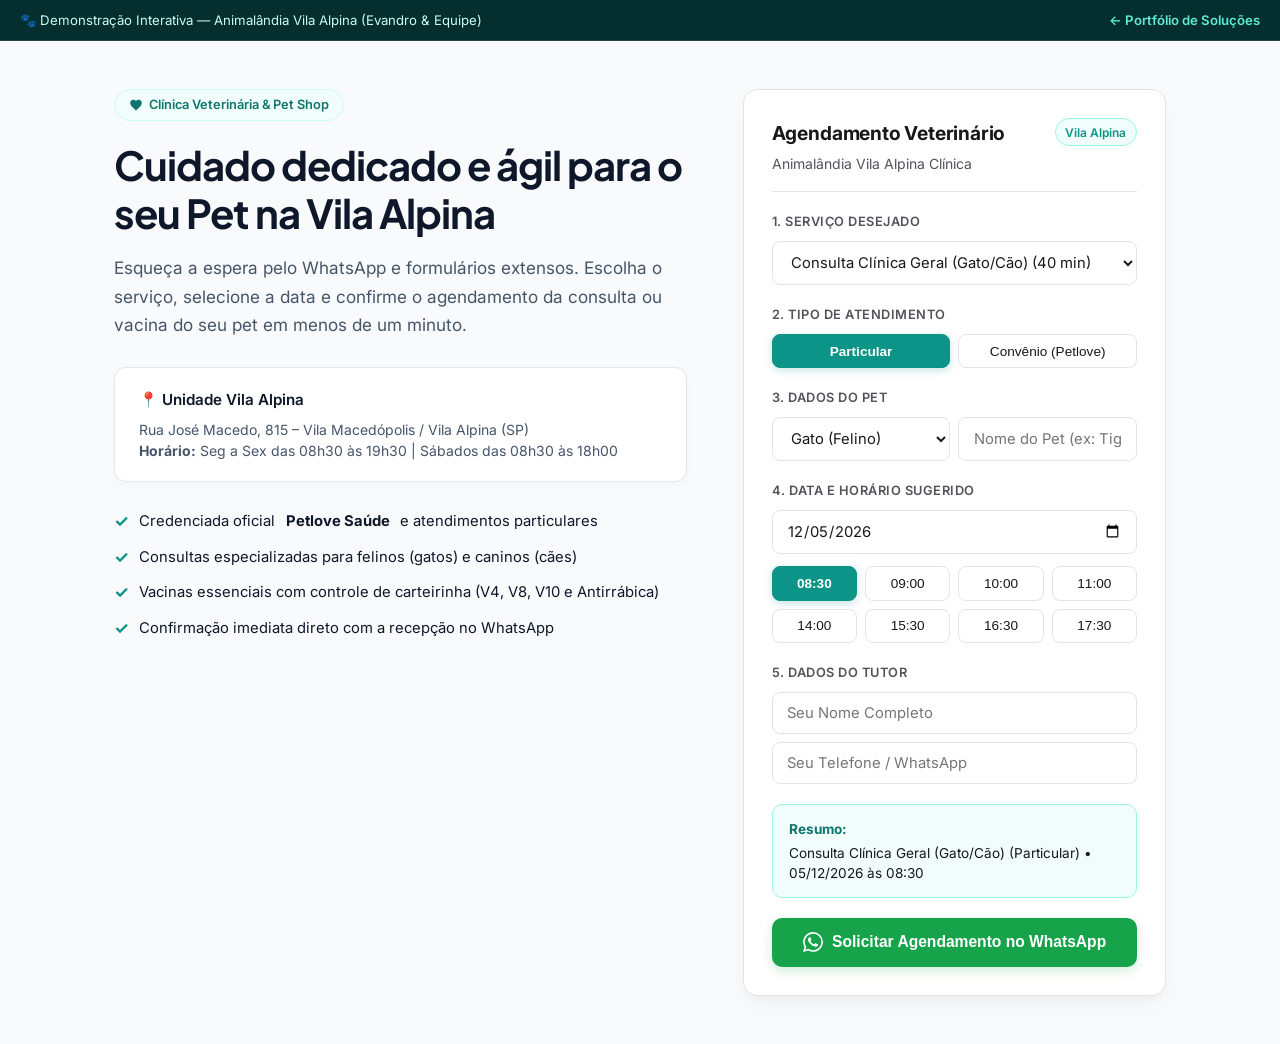
<file: templates/agendador/demo-animalandia.html>
<!DOCTYPE html>
<html lang="pt-BR">
<head>
  <meta charset="UTF-8">
  <meta name="viewport" content="width=device-width, initial-scale=1.0">
  <title>Animalândia Pet Shop &amp; Clínica Veterinária | Agendamento Online</title>
  <link rel="preconnect" href="https://fonts.googleapis.com">
  <link rel="preconnect" href="https://fonts.gstatic.com" crossorigin>
  <link href="https://fonts.googleapis.com/css2?family=Plus+Jakarta+Sans:wght@500;600;700&family=Inter:wght@400;500;600&display=swap" rel="stylesheet">
  <link rel="stylesheet" href="agendador.css?v=2">
  <style>
    :root {
      --vet-teal: #0D9488;
      --vet-teal-dark: #0F766E;
      --vet-teal-subtle: #F0FDFA;
      --vet-teal-border: #CCFBF1;
      --vet-text-main: #0F172A;
      --vet-text-muted: #475569;
      --vet-bg-page: #F8FAFC;
      --vet-bg-card: #FFFFFF;
      --vet-border: #E2E8F0;
    }

    * {
      box-sizing: border-box;
    }

    body {
      margin: 0;
      padding: 0;
      font-family: 'Inter', system-ui, sans-serif;
      background-color: var(--vet-bg-page);
      color: var(--vet-text-main);
      line-height: 1.6;
    }

    /* Barra Superior de Demonstração */
    .demo-bar {
      background: #042F2E;
      color: #CCFBF1;
      padding: 0.6rem 1.25rem;
      font-size: 0.825rem;
      display: flex;
      justify-content: space-between;
      align-items: center;
      border-bottom: 1px solid rgba(255, 255, 255, 0.1);
    }
    .demo-bar a {
      color: #5EEAD4;
      font-weight: 600;
      text-decoration: none;
    }
    .demo-bar a:hover {
      text-decoration: underline;
    }

    /* Container Principal */
    .container {
      max-width: 1100px;
      margin: 0 auto;
      padding: 3rem 1.5rem;
    }

    .hero-grid {
      display: grid;
      grid-template-columns: 1.15fr 0.85fr;
      gap: 3.5rem;
      align-items: start;
    }

    @media (max-width: 860px) {
      .hero-grid {
        grid-template-columns: 1fr;
        gap: 2.5rem;
      }
      .container {
        padding: 2rem 1.25rem;
      }
    }

    .badge-clinica {
      display: inline-flex;
      align-items: center;
      gap: 0.4rem;
      padding: 0.3rem 0.85rem;
      background: var(--vet-teal-subtle);
      color: var(--vet-teal-dark);
      border: 1px solid var(--vet-teal-border);
      border-radius: 9999px;
      font-size: 0.8rem;
      font-weight: 600;
      margin-bottom: 1.25rem;
    }

    .hero-content h1 {
      font-family: 'Plus Jakarta Sans', system-ui, sans-serif;
      font-size: 2.5rem;
      line-height: 1.18;
      font-weight: 700;
      margin: 0 0 1.15rem 0;
      color: var(--vet-text-main);
      letter-spacing: -0.025em;
    }

    .hero-content p.lead {
      font-size: 1.075rem;
      color: var(--vet-text-muted);
      margin-bottom: 1.75rem;
      line-height: 1.65;
    }

    .info-card {
      background: var(--vet-bg-card);
      border: 1px solid var(--vet-border);
      border-radius: 12px;
      padding: 1.25rem 1.5rem;
      margin-bottom: 1.75rem;
      box-shadow: 0 2px 8px rgba(0, 0, 0, 0.03);
    }

    .info-card h4 {
      margin: 0 0 0.4rem 0;
      font-size: 0.95rem;
      font-weight: 600;
      color: var(--vet-text-main);
      display: flex;
      align-items: center;
      gap: 0.5rem;
    }

    .info-card p {
      margin: 0;
      font-size: 0.875rem;
      color: var(--vet-text-muted);
      line-height: 1.5;
    }

    .features-list {
      list-style: none;
      padding: 0;
      margin: 0;
    }

    .features-list li {
      margin-bottom: 0.75rem;
      display: flex;
      align-items: flex-start;
      gap: 0.65rem;
      font-size: 0.925rem;
      color: var(--vet-text-main);
    }

    .check-icon {
      color: var(--vet-teal);
      font-size: 1.05rem;
      line-height: 1.4;
      font-weight: 700;
      flex-shrink: 0;
    }
  </style>
</head>
<body>
  <div class="demo-bar">
    <span>🐾 Demonstração Interativa — Animalândia Vila Alpina (Evandro &amp; Equipe)</span>
    <a href="../../index.html">← Portfólio de Soluções</a>
  </div>

  <div class="container">
    <div class="hero-grid">
      <div class="hero-content">
        <span class="badge-clinica">
          <svg width="14" height="14" viewBox="0 0 24 24" fill="currentColor"><path d="M12 21.35l-1.45-1.32C5.4 15.36 2 12.28 2 8.5 2 5.42 4.42 3 7.5 3c1.74 0 3.41.81 4.5 2.09C13.09 3.81 14.76 3 16.5 3 19.58 3 22 5.42 22 8.5c0 3.78-3.4 6.86-8.55 11.54L12 21.35z"/></svg>
          Clínica Veterinária &amp; Pet Shop
        </span>
        <h1>Cuidado dedicado e ágil para o seu Pet na Vila Alpina</h1>
        <p class="lead">Esqueça a espera pelo WhatsApp e formulários extensos. Escolha o serviço, selecione a data e confirme o agendamento da consulta ou vacina do seu pet em menos de um minuto.</p>

        <div class="info-card">
          <h4>📍 Unidade Vila Alpina</h4>
          <p>Rua José Macedo, 815 – Vila Macedópolis / Vila Alpina (SP)<br>
          <strong>Horário:</strong> Seg a Sex das 08h30 às 19h30 | Sábados das 08h30 às 18h00</p>
        </div>

        <ul class="features-list">
          <li><span class="check-icon">✓</span> Credenciada oficial <strong>Petlove Saúde</strong> e atendimentos particulares</li>
          <li><span class="check-icon">✓</span> Consultas especializadas para felinos (gatos) e caninos (cães)</li>
          <li><span class="check-icon">✓</span> Vacinas essenciais com controle de carteirinha (V4, V8, V10 e Antirrábica)</li>
          <li><span class="check-icon">✓</span> Confirmação imediata direto com a recepção no WhatsApp</li>
        </ul>
      </div>

      <div class="hero-widget">
        <!-- Injeção do Widget Veterinário -->
        <div id="agendador-vet-root"></div>
      </div>
    </div>
  </div>

  <script src="agendador-vet.js"></script>
  <script>
    document.addEventListener('DOMContentLoaded', () => {
      new VetScheduler({
        containerId: 'agendador-vet-root',
        businessName: 'Animalândia Vila Alpina Clínica',
        whatsappNumber: '5511989508651',
        services: [
          { id: '1', name: 'Consulta Clínica Geral (Gato/Cão)', duration: '40 min' },
          { id: '2', name: 'Vacinação (V4 Felina / V8 ou V10 Canina)', duration: '20 min' },
          { id: '3', name: 'Vacina Antirrábica', duration: '20 min' },
          { id: '4', name: 'Aplicação de Antipulgas / Vermífugo', duration: '15 min' },
          { id: '5', name: 'Banho & Tosa Especializada', duration: '60 min' }
        ],
        slots: ['08:30', '09:00', '10:00', '11:00', '14:00', '15:30', '16:30', '17:30']
      });
    });
  </script>
</body>
</html>
</file>
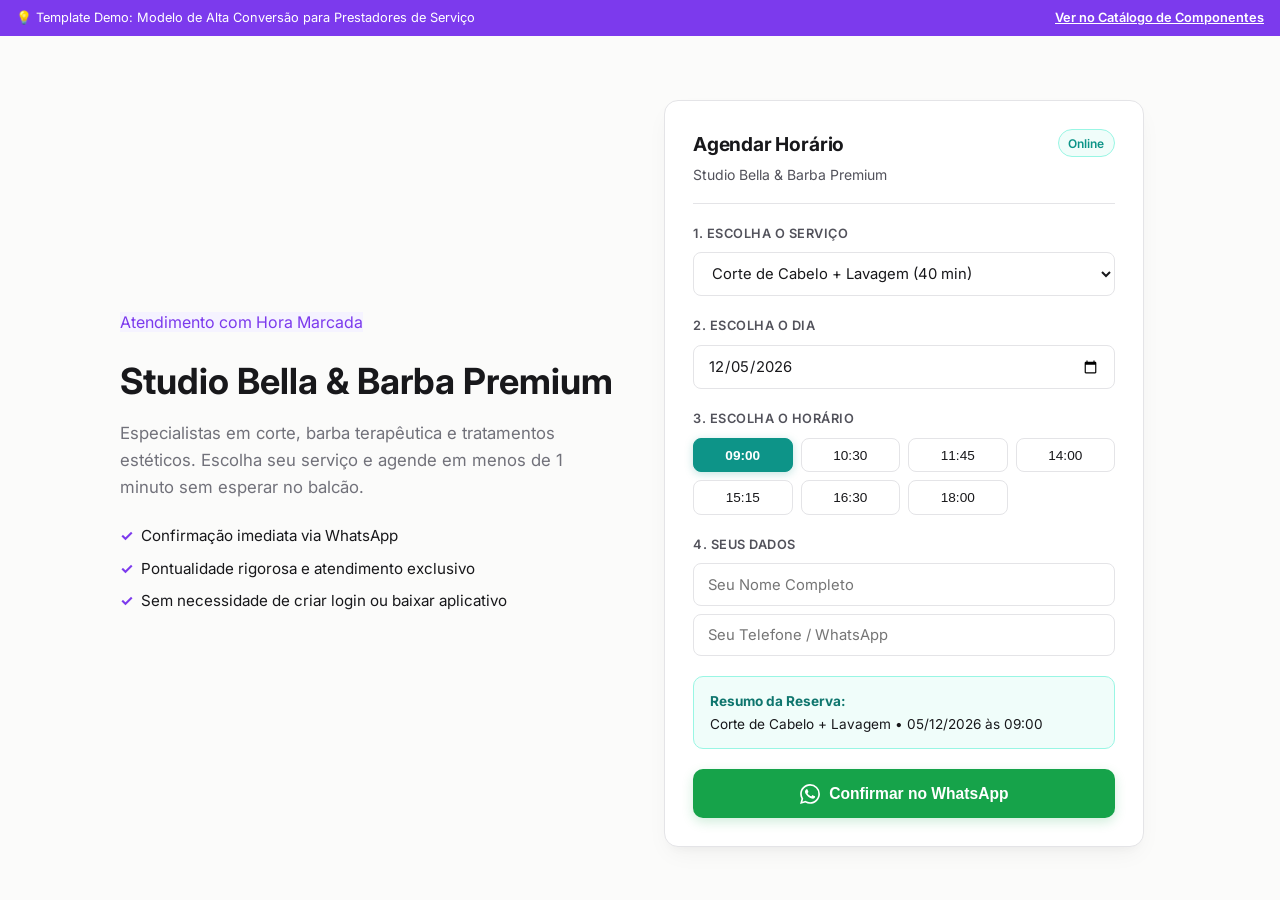
<file: templates/agendador/demo-estetica.html>
<!DOCTYPE html>
<html lang="pt-BR">
<head>
  <meta charset="UTF-8">
  <meta name="viewport" content="width=device-width, initial-scale=1.0">
  <title>Studio Estética & Barbearia - Exemplo de Landing Page</title>
  <link rel="preconnect" href="https://fonts.googleapis.com">
  <link rel="preconnect" href="https://fonts.gstatic.com" crossorigin>
  <link href="https://fonts.googleapis.com/css2?family=Inter:wght@400;500;600;700&display=swap" rel="stylesheet">
  <link rel="stylesheet" href="../../css/variables.css">
  <link rel="stylesheet" href="../../css/components.css">
  <link rel="stylesheet" href="agendador.css">
  <style>
    body {
      margin: 0;
      padding: 0;
      font-family: 'Inter', system-ui, sans-serif;
      background-color: var(--bg-main, #FBFBFA);
      color: var(--text-main, #18181B);
      line-height: 1.6;
    }
    .demo-bar {
      background: var(--accent-purple, #7C3AED);
      color: #FFFFFF;
      padding: 0.5rem 1rem;
      font-size: 0.8rem;
      display: flex;
      justify-content: space-between;
      align-items: center;
    }
    .demo-bar a {
      color: #FFFFFF;
      font-weight: 600;
      text-decoration: underline;
    }
    .container {
      max-width: 1040px;
      margin: 0 auto;
      padding: 2rem 1.5rem;
    }
    .hero-grid {
      display: grid;
      grid-template-columns: 1fr 1fr;
      gap: 3rem;
      align-items: center;
      margin-top: 2rem;
    }
    @media (max-width: 768px) {
      .hero-grid {
        grid-template-columns: 1fr;
        gap: 2rem;
      }
    }
    .hero-content h1 {
      font-size: 2.25rem;
      line-height: 1.2;
      font-weight: 700;
      margin-bottom: 1rem;
      color: var(--text-main);
    }
    .hero-content p {
      font-size: 1.05rem;
      color: var(--text-muted);
      margin-bottom: 1.5rem;
    }
    .benefits-list {
      list-style: none;
      padding: 0;
      margin: 0 0 1.5rem 0;
    }
    .benefits-list li {
      margin-bottom: 0.5rem;
      display: flex;
      align-items: center;
      gap: 0.5rem;
      font-size: 0.95rem;
    }
    .badge-check {
      color: var(--accent-purple, #7C3AED);
      font-weight: bold;
    }
  </style>
</head>
<body>
  <div class="demo-bar">
    <span>💡 Template Demo: Modelo de Alta Conversão para Prestadores de Serviço</span>
    <a href="../../componentes.html">Ver no Catálogo de Componentes</a>
  </div>

  <div class="container">
    <div class="hero-grid">
      <div class="hero-content">
        <span class="badge-purple">Atendimento com Hora Marcada</span>
        <h1>Studio Bella &amp; Barba Premium</h1>
        <p>Especialistas em corte, barba terapêutica e tratamentos estéticos. Escolha seu serviço e agende em menos de 1 minuto sem esperar no balcão.</p>
        
        <ul class="benefits-list">
          <li><span class="badge-check">✓</span> Confirmação imediata via WhatsApp</li>
          <li><span class="badge-check">✓</span> Pontualidade rigorosa e atendimento exclusivo</li>
          <li><span class="badge-check">✓</span> Sem necessidade de criar login ou baixar aplicativo</li>
        </ul>
      </div>

      <div class="hero-widget">
        <!-- Ponto de Injeção do Agendador Genérico -->
        <div id="agendador-root"></div>
      </div>
    </div>
  </div>

  <script src="agendador.js"></script>
  <script>
    // Inicialização da Instância para este Cliente/Nicho
    document.addEventListener('DOMContentLoaded', () => {
      new GenericScheduler({
        containerId: 'agendador-root',
        businessName: 'Studio Bella & Barba Premium',
        whatsappNumber: '5511999999999', // Substituir pelo número real do cliente
        services: [
          { id: '1', name: 'Corte de Cabelo + Lavagem', duration: '40 min', price: 'R$ 65' },
          { id: '2', name: 'Barba Terapêutica c/ Toalha Quente', duration: '35 min', price: 'R$ 55' },
          { id: '3', name: 'Combo Completo (Cabelo + Barba)', duration: '60 min', price: 'R$ 100' },
          { id: '4', name: 'Limpeza de Pele Express', duration: '45 min', price: 'R$ 120' }
        ],
        slots: ['09:00', '10:30', '11:45', '14:00', '15:15', '16:30', '18:00']
      });
    });
  </script>
</body>
</html>
</file>
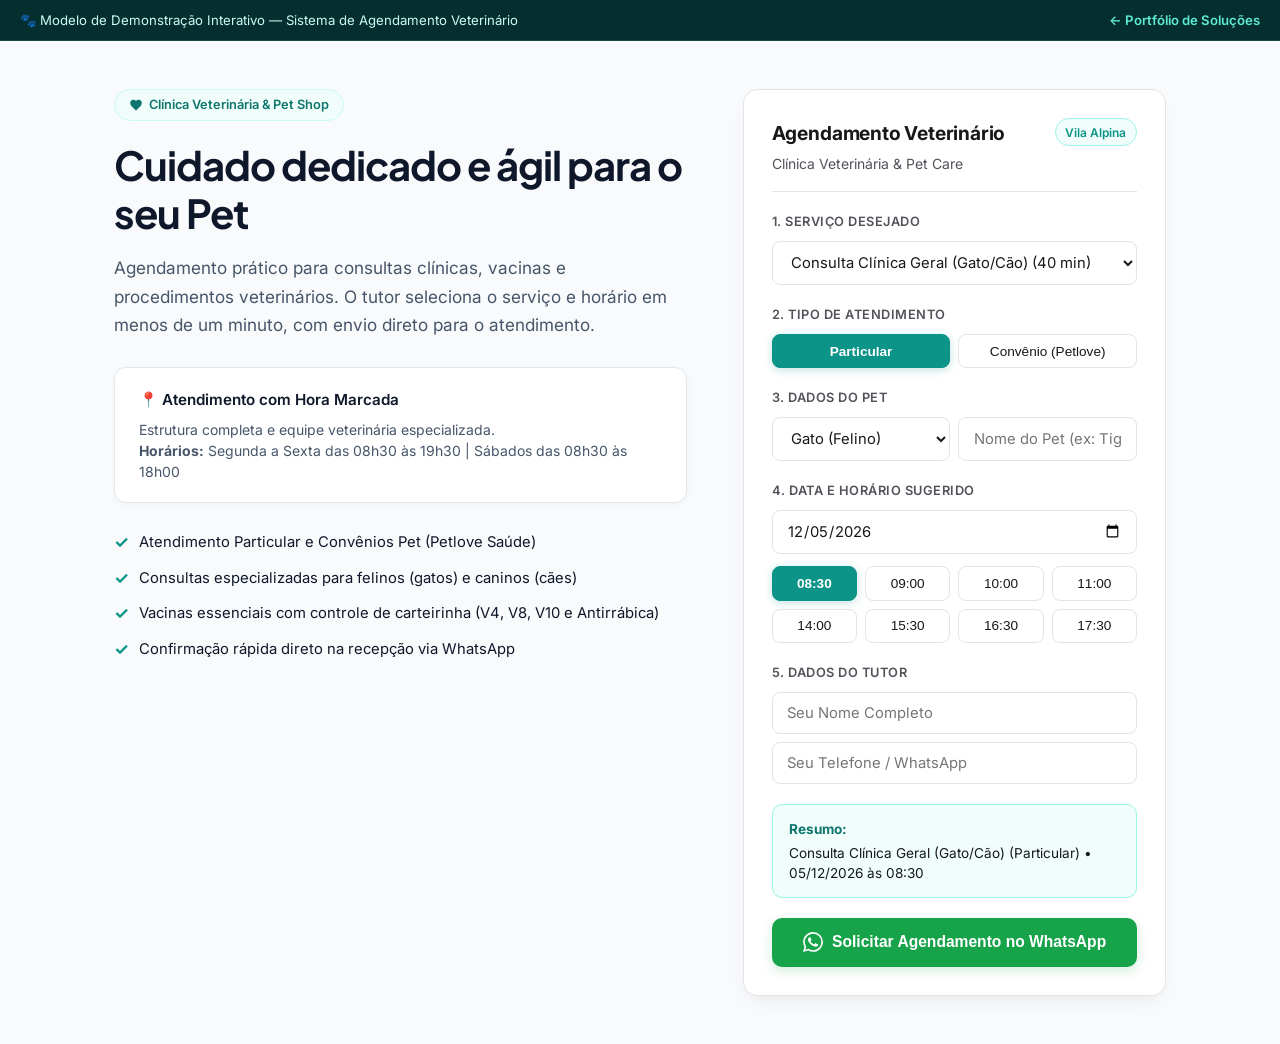
<file: templates/agendador/demo-veterinaria.html>
<!DOCTYPE html>
<html lang="pt-BR">
<head>
  <meta charset="UTF-8">
  <meta name="viewport" content="width=device-width, initial-scale=1.0">
  <title>Centro Médico Veterinário &amp; Pet Care | Agendamento Online</title>
  <link rel="preconnect" href="https://fonts.googleapis.com">
  <link rel="preconnect" href="https://fonts.gstatic.com" crossorigin>
  <link href="https://fonts.googleapis.com/css2?family=Plus+Jakarta+Sans:wght@500;600;700&family=Inter:wght@400;500;600&display=swap" rel="stylesheet">
  <link rel="stylesheet" href="agendador.css?v=2">
  <style>
    :root {
      --vet-teal: #0D9488;
      --vet-teal-dark: #0F766E;
      --vet-teal-subtle: #F0FDFA;
      --vet-teal-border: #CCFBF1;
      --vet-text-main: #0F172A;
      --vet-text-muted: #475569;
      --vet-bg-page: #F8FAFC;
      --vet-bg-card: #FFFFFF;
      --vet-border: #E2E8F0;
    }

    * {
      box-sizing: border-box;
    }

    body {
      margin: 0;
      padding: 0;
      font-family: 'Inter', system-ui, sans-serif;
      background-color: var(--vet-bg-page);
      color: var(--vet-text-main);
      line-height: 1.6;
    }

    /* Barra Superior Neutra de Demonstração */
    .demo-bar {
      background: #042F2E;
      color: #CCFBF1;
      padding: 0.6rem 1.25rem;
      font-size: 0.825rem;
      display: flex;
      justify-content: space-between;
      align-items: center;
      border-bottom: 1px solid rgba(255, 255, 255, 0.1);
    }
    .demo-bar a {
      color: #5EEAD4;
      font-weight: 600;
      text-decoration: none;
    }
    .demo-bar a:hover {
      text-decoration: underline;
    }

    /* Container Principal */
    .container {
      max-width: 1100px;
      margin: 0 auto;
      padding: 3rem 1.5rem;
    }

    .hero-grid {
      display: grid;
      grid-template-columns: 1.15fr 0.85fr;
      gap: 3.5rem;
      align-items: start;
    }

    @media (max-width: 860px) {
      .hero-grid {
        grid-template-columns: 1fr;
        gap: 2.5rem;
      }
      .container {
        padding: 2rem 1.25rem;
      }
    }

    .badge-clinica {
      display: inline-flex;
      align-items: center;
      gap: 0.4rem;
      padding: 0.3rem 0.85rem;
      background: var(--vet-teal-subtle);
      color: var(--vet-teal-dark);
      border: 1px solid var(--vet-teal-border);
      border-radius: 9999px;
      font-size: 0.8rem;
      font-weight: 600;
      margin-bottom: 1.25rem;
    }

    .hero-content h1 {
      font-family: 'Plus Jakarta Sans', system-ui, sans-serif;
      font-size: 2.5rem;
      line-height: 1.18;
      font-weight: 700;
      margin: 0 0 1.15rem 0;
      color: var(--vet-text-main);
      letter-spacing: -0.025em;
    }

    .hero-content p.lead {
      font-size: 1.075rem;
      color: var(--vet-text-muted);
      margin-bottom: 1.75rem;
      line-height: 1.65;
    }

    .info-card {
      background: var(--vet-bg-card);
      border: 1px solid var(--vet-border);
      border-radius: 12px;
      padding: 1.25rem 1.5rem;
      margin-bottom: 1.75rem;
      box-shadow: 0 2px 8px rgba(0, 0, 0, 0.03);
    }

    .info-card h4 {
      margin: 0 0 0.4rem 0;
      font-size: 0.95rem;
      font-weight: 600;
      color: var(--vet-text-main);
      display: flex;
      align-items: center;
      gap: 0.5rem;
    }

    .info-card p {
      margin: 0;
      font-size: 0.875rem;
      color: var(--vet-text-muted);
      line-height: 1.5;
    }

    .features-list {
      list-style: none;
      padding: 0;
      margin: 0;
    }

    .features-list li {
      margin-bottom: 0.75rem;
      display: flex;
      align-items: flex-start;
      gap: 0.65rem;
      font-size: 0.925rem;
      color: var(--vet-text-main);
    }

    .check-icon {
      color: var(--vet-teal);
      font-size: 1.05rem;
      line-height: 1.4;
      font-weight: 700;
      flex-shrink: 0;
    }
  </style>
</head>
<body>
  <div class="demo-bar">
    <span>🐾 Modelo de Demonstração Interativo — Sistema de Agendamento Veterinário</span>
    <a href="../../index.html">← Portfólio de Soluções</a>
  </div>

  <div class="container">
    <div class="hero-grid">
      <div class="hero-content">
        <span class="badge-clinica">
          <svg width="14" height="14" viewBox="0 0 24 24" fill="currentColor"><path d="M12 21.35l-1.45-1.32C5.4 15.36 2 12.28 2 8.5 2 5.42 4.42 3 7.5 3c1.74 0 3.41.81 4.5 2.09C13.09 3.81 14.76 3 16.5 3 19.58 3 22 5.42 22 8.5c0 3.78-3.4 6.86-8.55 11.54L12 21.35z"/></svg>
          Clínica Veterinária &amp; Pet Shop
        </span>
        <h1>Cuidado dedicado e ágil para o seu Pet</h1>
        <p class="lead">Agendamento prático para consultas clínicas, vacinas e procedimentos veterinários. O tutor seleciona o serviço e horário em menos de um minuto, com envio direto para o atendimento.</p>

        <div class="info-card">
          <h4>📍 Atendimento com Hora Marcada</h4>
          <p>Estrutura completa e equipe veterinária especializada.<br>
          <strong>Horários:</strong> Segunda a Sexta das 08h30 às 19h30 | Sábados das 08h30 às 18h00</p>
        </div>

        <ul class="features-list">
          <li><span class="check-icon">✓</span> Atendimento Particular e Convênios Pet (Petlove Saúde)</li>
          <li><span class="check-icon">✓</span> Consultas especializadas para felinos (gatos) e caninos (cães)</li>
          <li><span class="check-icon">✓</span> Vacinas essenciais com controle de carteirinha (V4, V8, V10 e Antirrábica)</li>
          <li><span class="check-icon">✓</span> Confirmação rápida direto na recepção via WhatsApp</li>
        </ul>
      </div>

      <div class="hero-widget">
        <!-- Injeção do Widget Veterinário Neutro -->
        <div id="agendador-vet-root"></div>
      </div>
    </div>
  </div>

  <script src="agendador-vet.js"></script>
  <script>
    document.addEventListener('DOMContentLoaded', () => {
      new VetScheduler({
        containerId: 'agendador-vet-root',
        businessName: 'Clínica Veterinária & Pet Care',
        whatsappNumber: '5511999999999', // Neutro para modelo demo
        services: [
          { id: '1', name: 'Consulta Clínica Geral (Gato/Cão)', duration: '40 min' },
          { id: '2', name: 'Vacinação (V4 Felina / V8 ou V10 Canina)', duration: '20 min' },
          { id: '3', name: 'Vacina Antirrábica', duration: '20 min' },
          { id: '4', name: 'Aplicação de Antipulgas / Vermífugo', duration: '15 min' },
          { id: '5', name: 'Banho & Tosa Especializada', duration: '60 min' }
        ],
        slots: ['08:30', '09:00', '10:00', '11:00', '14:00', '15:30', '16:30', '17:30']
      });
    });
  </script>
</body>
</html>
</file>
<file: templates/agendador/agendador.css>
/* agendador.css - Sistema de Agendamento Genérico Reutilizável */
:root {
  --ag-primary: #0D9488;          /* Verde Pet / Teal Clínico elegante */
  --ag-primary-hover: #0F766E;
  --ag-primary-light: #F0FDFA;
  --ag-primary-border: #99F6E4;
  --ag-bg-card: #FFFFFF;
  --ag-text-main: #18181B;
  --ag-text-muted: #52525B;
  --ag-border: #E4E4E7;
  --ag-border-focus: #0D9488;
  --ag-radius: 14px;
  --ag-font: 'Inter', system-ui, -apple-system, sans-serif;
  --ag-whatsapp: #16A34A;
  --ag-whatsapp-hover: #15803D;
  --ag-shadow: 0 10px 25px -5px rgba(0, 0, 0, 0.05), 0 8px 10px -6px rgba(0, 0, 0, 0.03);
}

[data-theme="dark"] {
  --ag-primary: #2DD4BF;
  --ag-primary-hover: #5EEAD4;
  --ag-primary-light: rgba(45, 212, 191, 0.1);
  --ag-primary-border: rgba(45, 212, 191, 0.3);
  --ag-bg-card: #18181B;
  --ag-text-main: #F4F4F5;
  --ag-text-muted: #A1A1AA;
  --ag-border: #27272A;
  --ag-border-focus: #2DD4BF;
  --ag-shadow: 0 10px 25px -5px rgba(0, 0, 0, 0.3);
}

.agendador-card {
  font-family: var(--ag-font);
  background: var(--ag-bg-card);
  color: var(--ag-text-main);
  border: 1px solid var(--ag-border);
  border-radius: var(--ag-radius);
  padding: 1.75rem;
  max-width: 480px;
  width: 100%;
  box-shadow: var(--ag-shadow);
  box-sizing: border-box;
  transition: border-color 0.2s ease, box-shadow 0.2s ease;
}

.agendador-header {
  margin-bottom: 1.25rem;
  border-bottom: 1px solid var(--ag-border);
  padding-bottom: 1rem;
}

.agendador-header h3 {
  font-size: 1.2rem;
  font-weight: 700;
  margin: 0 0 0.25rem 0;
  display: flex;
  align-items: center;
  gap: 0.5rem;
  letter-spacing: -0.01em;
}

.agendador-header p {
  font-size: 0.875rem;
  color: var(--ag-text-muted);
  margin: 0;
}

.ag-badge-secure {
  font-size: 0.75rem;
  padding: 0.2rem 0.6rem;
  background: var(--ag-primary-light);
  color: var(--ag-primary);
  border: 1px solid var(--ag-primary-border);
  border-radius: 9999px;
  font-weight: 600;
}

.ag-step {
  margin-bottom: 1.25rem;
}

.ag-step-label {
  display: block;
  font-size: 0.8rem;
  font-weight: 600;
  text-transform: uppercase;
  letter-spacing: 0.04em;
  color: var(--ag-text-muted);
  margin-bottom: 0.5rem;
}

.ag-select,
.ag-input {
  width: 100%;
  padding: 0.7rem 0.9rem;
  border-radius: 8px;
  border: 1px solid var(--ag-border);
  background: var(--ag-bg-card);
  color: var(--ag-text-main);
  font-size: 0.925rem;
  font-family: inherit;
  outline: none;
  transition: all 0.2s ease;
  box-sizing: border-box;
}

.ag-select:focus,
.ag-input:focus {
  border-color: var(--ag-border-focus);
  box-shadow: 0 0 0 3px var(--ag-primary-light);
}

.ag-slots-grid {
  display: grid;
  grid-template-columns: repeat(4, 1fr);
  gap: 0.5rem;
}

@media (max-width: 480px) {
  .ag-slots-grid {
    grid-template-columns: repeat(3, 1fr);
  }
}

.ag-slot-btn {
  padding: 0.55rem 0.25rem;
  background: var(--ag-bg-card);
  border: 1px solid var(--ag-border);
  color: var(--ag-text-main);
  border-radius: 8px;
  font-size: 0.85rem;
  font-weight: 500;
  cursor: pointer;
  transition: all 0.15s ease;
  text-align: center;
}

.ag-slot-btn:hover {
  border-color: var(--ag-primary);
  color: var(--ag-primary);
  background: var(--ag-primary-light);
}

.ag-slot-btn.active {
  background: var(--ag-primary);
  border-color: var(--ag-primary);
  color: #FFFFFF;
  font-weight: 600;
  box-shadow: 0 2px 8px rgba(13, 148, 136, 0.25);
}

[data-theme="dark"] .ag-slot-btn.active {
  color: #042F2E;
}

.ag-summary {
  background: var(--ag-primary-light);
  border: 1px solid var(--ag-primary-border);
  border-radius: 10px;
  padding: 0.85rem 1rem;
  font-size: 0.85rem;
  color: var(--ag-text-main);
  margin-bottom: 1.25rem;
  line-height: 1.5;
}

.ag-summary strong {
  color: var(--ag-primary-hover);
  display: inline-block;
  margin-bottom: 0.2rem;
}

.ag-btn-submit {
  width: 100%;
  display: flex;
  align-items: center;
  justify-content: center;
  gap: 0.6rem;
  padding: 0.9rem 1.25rem;
  background: var(--ag-whatsapp);
  color: #FFFFFF;
  border: none;
  border-radius: 10px;
  font-size: 0.975rem;
  font-weight: 600;
  cursor: pointer;
  transition: all 0.2s ease;
  box-shadow: 0 4px 12px rgba(22, 163, 74, 0.2);
  text-decoration: none;
  box-sizing: border-box;
}

.ag-btn-submit:hover {
  background: var(--ag-whatsapp-hover);
  transform: translateY(-1px);
  box-shadow: 0 6px 16px rgba(22, 163, 74, 0.28);
}

.ag-btn-submit svg {
  width: 20px;
  height: 20px;
  fill: currentColor;
}
</file>
<file: css/variables.css>
/* variables.css — Design Editorial Minimalista & Neutro (Light + Dark) */
:root {
    /* ================= LIGHT MODE (Padrão Diurno) ================= */
    --bg-primary: #FBFBFA;         /* Fundo marfim / papel quente */
    --bg-surface: #FFFFFF;         /* Superfícies e cartões brancos */
    --bg-surface-subtle: #F4F4F1;  /* Fundos neutros secundários */
    --bg-surface-hover: #EFEFEA;   /* Estados de hover */
    
    --text-main: #18181B;          /* Preto carvão profundo */
    --text-secondary: #52525B;     /* Cinza médio de leitura */
    --text-muted: #71717A;         /* Cinza suave para metadados */

    /* Acentos Funcionais */
    --primary-action: #18181B;     /* Ação principal */
    --primary-action-text: #FFFFFF;
    --primary-action-hover: #27272A;
    
    --accent-green: #15803D;       /* Verde WhatsApp sóbrio */
    --accent-green-bg: #F0FDF4;
    --accent-green-border: #BBF7D0;

    --accent-blue: #0284C7;        /* Azul informativo suave */
    --accent-blue-bg: #F0F9FF;

    /* Acento Secundário Nobre: Roxo / Violeta Sofisticado */
    --accent-purple: #7C3AED;
    --accent-purple-hover: #6D28D9;
    --accent-purple-bg: #F5F3FF;
    --accent-purple-border: #DDD6FE;

    --border-color: #E4E4E7;       /* Bordas ultrafinas de 1px */
    --border-strong: #D4D4D8;
    --nav-bg: rgba(251, 251, 250, 0.92);
    --modal-bg: #FFFFFF;

    /* Tipografia */
    --font-primary: 'Inter', -apple-system, BlinkMacSystemFont, "Segoe UI", Roboto, sans-serif;
    
    /* Espaçamentos e Layout */
    --container-width: 1080px;
    --spacing-xs: 0.5rem;
    --spacing-sm: 1rem;
    --spacing-md: 1.5rem;
    --spacing-lg: 2.5rem;
    --spacing-xl: 4.5rem;

    /* Transições */
    --transition-fast: 0.15s ease;
    --transition-base: 0.25s ease;

    /* Geometria */
    --radius-sm: 4px;
    --radius-md: 6px;
    --radius-lg: 8px;
}

/* ================= DARK MODE (Modo Noturno Minimalista) ================= */
[data-theme="dark"] {
    --bg-primary: #090D14;         /* Grafite noturno fosco */
    --bg-surface: #0E1420;         /* Superfícies dos cards */
    --bg-surface-subtle: #141B2B;  /* Seções alternadas e inputs */
    --bg-surface-hover: #1A2336;
    
    --text-main: #F8FAFC;          /* Branco nítido */
    --text-secondary: #94A3B8;     /* Cinza suave de leitura */
    --text-muted: #64748B;         /* Cinza discreto */

    --primary-action: #F8FAFC;     /* Botão branco nítido no escuro */
    --primary-action-text: #090D14;/* Texto contrastante */
    --primary-action-hover: #E2E8F0;
    
    --accent-green: #22C55E;       /* Verde WhatsApp legível no escuro */
    --accent-green-bg: rgba(34, 197, 94, 0.1);
    --accent-green-border: rgba(34, 197, 94, 0.25);

    --accent-blue: #38BDF8;
    --accent-blue-bg: rgba(56, 189, 248, 0.1);

    /* Acento Secundário Nobre: Roxo / Violeta no Dark */
    --accent-purple: #A78BFA;
    --accent-purple-hover: #C4B5FD;
    --accent-purple-bg: rgba(167, 139, 250, 0.12);
    --accent-purple-border: rgba(167, 139, 250, 0.28);

    --border-color: rgba(255, 255, 255, 0.08); /* Bordas discretas */
    --border-strong: rgba(255, 255, 255, 0.16);
    --nav-bg: rgba(9, 13, 20, 0.92);
    --modal-bg: #0E1420;
}
</file>
<file: css/components.css>
/* components.css — Componentes Editoriais & Variações de Design */

/* --- BOTÕES --- */
.btn {
    display: inline-flex;
    align-items: center;
    justify-content: center;
    gap: 0.5rem;
    height: 48px;
    padding: 0 1.25rem;
    border-radius: var(--radius-md);
    font-weight: 500;
    font-size: 0.9rem;
    transition: all var(--transition-fast);
    text-decoration: none;
    cursor: pointer;
    border: none;
    line-height: 1;
}

.btn:focus-visible {
    outline: 2px solid var(--accent-purple);
    outline-offset: 2px;
}

.btn:active {
    transform: scale(0.98);
}

.btn:disabled,
.btn[aria-disabled="true"] {
    opacity: 0.6;
    cursor: not-allowed;
    pointer-events: none;
}

.btn svg {
    width: 17px;
    height: 17px;
}

.btn i.fa-brands {
    font-size: 1.2rem;
    display: flex;
    align-items: center;
}

/* Botão Primário (Preto Carvão Sólido / Branco no Dark) */
.btn-primary {
    background-color: var(--primary-action);
    color: var(--primary-action-text);
}
.btn-primary:hover {
    background-color: var(--primary-action-hover);
    transform: translateY(-1px);
}

/* Botão Secundário / Outline */
.btn-secondary {
    background-color: transparent;
    color: var(--text-main);
    border: 1px solid var(--border-color);
}
.btn-secondary:hover {
    background-color: var(--bg-surface-subtle);
    border-color: var(--border-strong);
}

/* Botão WhatsApp Oficial */
.btn-whatsapp {
    background-color: var(--accent-green);
    color: #FFFFFF;
}
.btn-whatsapp:hover {
    background-color: #166534;
    transform: translateY(-1px);
}
[data-theme="dark"] .btn-whatsapp {
    background-color: var(--accent-green);
    color: #090D14;
    font-weight: 600;
}
[data-theme="dark"] .btn-whatsapp:hover {
    background-color: #4ade80;
}

/* Botão Acento Roxo Nobre */
.btn-purple {
    background-color: var(--accent-purple);
    color: #FFFFFF;
}
.btn-purple:hover {
    background-color: var(--accent-purple-hover);
    transform: translateY(-1px);
}
[data-theme="dark"] .btn-purple {
    background-color: var(--accent-purple);
    color: #090D14;
    font-weight: 600;
}

.btn-ghost {
    background-color: transparent;
    color: var(--text-secondary);
    border: 1px solid var(--border-color);
    padding: 0.4rem 0.85rem;
    font-size: 0.85rem;
    height: 38px;
}
.btn-ghost:hover {
    color: var(--text-main);
    background-color: var(--bg-surface-subtle);
}

/* Botão de Alternância de Tema (Sol / Lua) */
.btn-theme-toggle {
    background: transparent;
    border: 1px solid var(--border-color);
    color: var(--text-secondary);
    width: 38px;
    height: 38px;
    padding: 0;
    border-radius: var(--radius-md);
    display: inline-flex;
    align-items: center;
    justify-content: center;
    cursor: pointer;
    transition: all var(--transition-fast);
}
.btn-theme-toggle:hover {
    color: var(--text-main);
    border-color: var(--border-strong);
    background-color: var(--bg-surface-subtle);
}
.btn-theme-toggle svg {
    width: 17px;
    height: 17px;
}

.btn-full {
    width: 100%;
}

/* --- BADGES & TAGS --- */
.badge {
    display: inline-flex;
    align-items: center;
    gap: 0.35rem;
    font-size: 0.75rem;
    font-weight: 600;
    text-transform: uppercase;
    letter-spacing: 0.04em;
    padding: 0.25rem 0.65rem;
    border-radius: var(--radius-sm);
    background: var(--bg-surface-subtle);
    color: var(--text-secondary);
    border: 1px solid var(--border-color);
}

.badge-green {
    background: var(--accent-green-bg);
    color: var(--accent-green);
    border-color: var(--accent-green-border);
}

.badge-blue {
    background: var(--accent-blue-bg);
    color: var(--accent-blue);
    border-color: #BAE6FD;
}

.badge-purple {
    background: var(--accent-purple-bg);
    color: var(--accent-purple);
    border-color: var(--accent-purple-border);
}

/* --- CARDS DE SERVIÇOS (DESIGN EDITORIAL PREMIUM) --- */
.services-grid {
    display: grid;
    grid-template-columns: repeat(auto-fit, minmax(310px, 1fr));
    gap: 1.75rem;
    align-items: stretch;
}

.service-card {
    background: var(--bg-surface);
    border: 1px solid var(--border-color);
    border-radius: var(--radius-lg);
    padding: 2.25rem 2rem;
    display: flex;
    flex-direction: column;
    justify-content: space-between;
    height: 100%;
    position: relative;
    transition: all var(--transition-base);
}

.service-card:hover {
    border-color: var(--accent-purple-border);
    transform: translateY(-4px);
    box-shadow: 0 16px 36px -12px rgba(0, 0, 0, 0.08);
}

[data-theme="dark"] .service-card:hover {
    box-shadow: 0 16px 36px -12px rgba(0, 0, 0, 0.4);
}

/* Card em Destaque (Mais Solicitado) */
.card-featured {
    border-color: var(--accent-purple-border);
    background: var(--bg-surface);
    box-shadow: 0 8px 30px -10px rgba(124, 58, 237, 0.12);
}

[data-theme="dark"] .card-featured {
    border-color: rgba(167, 139, 250, 0.35);
    box-shadow: 0 8px 30px -10px rgba(167, 139, 250, 0.16);
}

.card-featured:hover {
    border-color: var(--accent-purple);
    box-shadow: 0 20px 40px -10px rgba(124, 58, 237, 0.22);
}

/* Pílula / Badge no Topo do Card */
.service-badge {
    display: inline-flex;
    align-items: center;
    gap: 0.35rem;
    font-size: 0.75rem;
    font-weight: 600;
    text-transform: uppercase;
    letter-spacing: 0.04em;
    padding: 0.3rem 0.75rem;
    border-radius: 9999px;
    background: var(--bg-surface-subtle);
    color: var(--text-muted);
    border: 1px solid var(--border-color);
    margin-bottom: 1.25rem;
    width: fit-content;
}

.badge-featured {
    background: var(--accent-purple-bg);
    color: var(--accent-purple);
    border-color: var(--accent-purple-border);
    font-weight: 700;
}

.badge-featured svg {
    width: 13px;
    height: 13px;
    color: var(--accent-purple);
    fill: currentColor;
}

/* Ícone Estilizado 48x48 */
.service-icon-box {
    width: 48px;
    height: 48px;
    display: flex;
    align-items: center;
    justify-content: center;
    border-radius: var(--radius-md);
    background: var(--accent-purple-bg);
    color: var(--accent-purple);
    border: 1px solid var(--accent-purple-border);
    margin-bottom: 1.25rem;
    transition: transform var(--transition-fast);
}

.service-card:hover .service-icon-box {
    transform: scale(1.06);
}

.service-icon-box svg {
    width: 22px;
    height: 22px;
}

.service-card h3 {
    font-size: 1.28rem;
    font-weight: 700;
    margin-bottom: 0.65rem;
    color: var(--text-main);
    letter-spacing: -0.01em;
}

.service-card p {
    font-size: 0.93rem;
    color: var(--text-secondary);
    line-height: 1.6;
    margin-bottom: 1.25rem;
}

/* Lista de Vantagens (Perks) */
.service-perks {
    list-style: none;
    display: flex;
    flex-direction: column;
    gap: 0.75rem;
    margin: 1.25rem 0 2rem;
    padding: 0;
}

.service-perks li {
    display: flex;
    align-items: flex-start;
    gap: 0.65rem;
    font-size: 0.88rem;
    color: var(--text-secondary);
    line-height: 1.5;
}

.service-perks li svg {
    width: 16px;
    height: 16px;
    color: var(--accent-purple);
    flex-shrink: 0;
    margin-top: 2px;
}

.service-card .btn {
    margin-top: auto;
    height: 50px;
}

/* --- CARDS DE CASES EDITORIAIS --- */
.case-item {
    background: var(--bg-surface);
    border: 1px solid var(--border-color);
    border-radius: var(--radius-lg);
    padding: 2.25rem;
    display: grid;
    grid-template-columns: 1.15fr 0.85fr;
    gap: 2.5rem;
    align-items: stretch;
    margin-bottom: 2.5rem;
    transition: border-color var(--transition-base), box-shadow var(--transition-base);
}

.case-item:hover {
    border-color: var(--border-strong);
    box-shadow: 0 12px 32px -10px rgba(0, 0, 0, 0.06);
}

[data-theme="dark"] .case-item:hover {
    box-shadow: 0 12px 32px -10px rgba(0, 0, 0, 0.35);
}

@media (max-width: 900px) {
    .case-item {
        grid-template-columns: 1fr;
        padding: 1.5rem;
        gap: 1.75rem;
    }
}

.case-media {
    width: 100%;
    height: 100%;
    display: flex;
}

/* Moldura de Navegador Minimalista */
.browser-frame {
    width: 100%;
    height: 100%;
    display: flex;
    flex-direction: column;
    background: var(--bg-surface);
    border: 1px solid var(--border-color);
    border-radius: var(--radius-md);
    overflow: hidden;
    box-shadow: 0 8px 24px -8px rgba(0, 0, 0, 0.08);
}

.browser-header {
    display: flex;
    align-items: center;
    height: 38px;
    padding: 0 0.85rem;
    background: var(--bg-surface-subtle);
    border-bottom: 1px solid var(--border-color);
    gap: 0.75rem;
    flex-shrink: 0;
}

.browser-dots {
    display: flex;
    align-items: center;
    gap: 6px;
}

.browser-dot {
    width: 8px;
    height: 8px;
    border-radius: 50%;
    background-color: var(--border-strong);
    opacity: 0.7;
}

.browser-address {
    flex: 1;
    max-width: 240px;
    margin: 0 auto;
    padding: 0.15rem 0.65rem;
    background: var(--bg-surface);
    border: 1px solid var(--border-color);
    border-radius: var(--radius-sm);
    font-family: monospace, var(--font-primary);
    font-size: 0.72rem;
    color: var(--text-muted);
    text-align: center;
    overflow: hidden;
    text-overflow: ellipsis;
    white-space: nowrap;
}

.browser-body {
    position: relative;
    width: 100%;
    aspect-ratio: 16 / 10;
    overflow: hidden;
    background: var(--bg-surface-subtle);
    display: flex;
}

.browser-body img,
.browser-body .case-gif {
    width: 100%;
    height: 100%;
    object-fit: cover;
    object-position: top center;
    display: block;
}

/* Mini-Dashboard de Automação Simulado */
.automation-dashboard {
    width: 100%;
    height: 100%;
    padding: 1.25rem 1.5rem;
    background: var(--bg-surface-subtle);
    display: flex;
    flex-direction: column;
    justify-content: space-between;
    box-sizing: border-box;
}

.dash-status {
    display: flex;
    align-items: center;
    gap: 0.5rem;
    font-size: 0.78rem;
    font-weight: 600;
    color: var(--text-secondary);
}

.status-indicator-live {
    width: 8px;
    height: 8px;
    border-radius: 50%;
    background: var(--accent-green);
    position: relative;
}

.status-indicator-live::after {
    content: '';
    position: absolute;
    inset: -2px;
    border-radius: 50%;
    background: var(--accent-green);
    opacity: 0.7;
    animation: status-pulse 2s cubic-bezier(0, 0, 0.2, 1) infinite;
}

.dash-metrics {
    display: grid;
    grid-template-columns: 1fr 1fr;
    gap: 0.85rem;
}

.dash-metric-box {
    background: var(--bg-surface);
    border: 1px solid var(--border-color);
    border-radius: var(--radius-sm);
    padding: 0.85rem 1rem;
}

.dash-metric-val {
    font-size: 1.35rem;
    font-weight: 700;
    color: var(--text-main);
    line-height: 1.2;
}

.dash-metric-val span {
    color: var(--accent-purple);
}

.dash-metric-label {
    font-size: 0.72rem;
    color: var(--text-muted);
    margin-top: 0.25rem;
    text-transform: uppercase;
    letter-spacing: 0.03em;
    font-weight: 500;
}

.dash-logs {
    background: var(--bg-surface);
    border: 1px solid var(--border-color);
    border-radius: var(--radius-sm);
    padding: 0.85rem;
    font-family: monospace, var(--font-primary);
    font-size: 0.74rem;
    color: var(--text-secondary);
    display: flex;
    flex-direction: column;
    gap: 0.45rem;
    line-height: 1.5;
}

.dash-logs .log-line {
    display: flex;
    align-items: center;
    justify-content: space-between;
    gap: 0.5rem;
}

.dash-logs .log-ok {
    color: var(--accent-green);
    font-weight: 700;
    font-size: 0.7rem;
    background: var(--accent-green-bg);
    padding: 0.1rem 0.4rem;
    border-radius: 3px;
    border: 1px solid var(--accent-green-border);
}

/* Informações do Case */
.case-info {
    display: flex;
    flex-direction: column;
    justify-content: space-between;
    height: 100%;
}

.case-info h3 {
    font-size: 1.45rem;
    font-weight: 700;
    margin: 0.75rem 0 0.5rem 0;
    letter-spacing: -0.02em;
}

.case-info p {
    font-size: 0.95rem;
    color: var(--text-secondary);
    line-height: 1.6;
    margin-bottom: 0;
}

/* Tags de Impacto */
.case-tags {
    display: flex;
    flex-wrap: wrap;
    gap: 0.5rem;
    margin: 1.25rem 0 1.5rem;
}

.case-tag {
    display: inline-flex;
    align-items: center;
    gap: 0.35rem;
    font-size: 0.78rem;
    font-weight: 500;
    padding: 0.3rem 0.65rem;
    border-radius: var(--radius-sm);
    background: var(--bg-surface-subtle);
    border: 1px solid var(--border-color);
    color: var(--text-secondary);
}

.case-tag svg {
    width: 14px;
    height: 14px;
    color: var(--accent-purple);
}

.case-actions {
    display: flex;
    gap: 0.75rem;
    align-items: center;
    flex-wrap: wrap;
    margin-top: auto;
    padding-top: 0.5rem;
}

/* --- KNOWLEDGE OS SHOWCASE EXCLUSIVO --- */
.kos-section {
    padding: var(--spacing-xl) 0;
    background-color: var(--bg-surface-subtle);
    border-top: 1px solid var(--border-color);
    border-bottom: 1px solid var(--border-color);
}

.kos-showcase-grid {
    display: grid;
    grid-template-columns: 1.15fr 0.85fr;
    gap: 3.5rem;
    align-items: start;
}

@media (max-width: 960px) {
    .kos-showcase-grid {
        grid-template-columns: 1fr;
        gap: 2.5rem;
    }
}

.kos-media-col {
    display: flex;
    flex-direction: column;
    gap: 2rem;
}

.kos-media-card {
    display: flex;
    flex-direction: column;
    gap: 0.75rem;
}

.kos-media-card .browser-frame {
    box-shadow: 0 16px 36px -12px rgba(0, 0, 0, 0.35);
    transition: transform var(--transition-medium), box-shadow var(--transition-medium), border-color var(--transition-medium);
}

.kos-media-card .browser-frame:hover {
    transform: translateY(-3px);
    border-color: var(--accent-purple-border);
    box-shadow: 0 20px 40px -10px rgba(124, 58, 237, 0.15);
}

.kos-live-badge {
    display: inline-flex;
    align-items: center;
    gap: 0.5rem;
    font-size: 0.78rem;
    font-weight: 600;
    color: var(--text-secondary);
    padding: 0.4rem 0.85rem;
    background: var(--bg-surface);
    border: 1px solid var(--border-color);
    border-radius: 9999px;
    width: fit-content;
}

.kos-details-col h3 {
    font-size: 1.45rem;
    font-weight: 700;
    margin-bottom: 0.75rem;
    letter-spacing: -0.02em;
    color: var(--text-main);
}

.kos-intro-text {
    font-size: 0.96rem;
    color: var(--text-secondary);
    line-height: 1.65;
    margin-bottom: 1.5rem;
}

.kos-feature-cards {
    display: flex;
    flex-direction: column;
    gap: 0.85rem;
    margin-bottom: 1.5rem;
}

.kos-feature-item {
    display: flex;
    align-items: flex-start;
    gap: 0.85rem;
    padding: 0.95rem 1.15rem;
    background: var(--bg-surface);
    border: 1px solid var(--border-color);
    border-radius: var(--radius-md);
    transition: border-color var(--transition-fast), transform var(--transition-fast);
}

.kos-feature-item:hover {
    border-color: var(--accent-purple-border);
    transform: translateX(3px);
}

.kos-feature-icon {
    width: 36px;
    height: 36px;
    border-radius: var(--radius-sm);
    background: var(--accent-purple-bg);
    color: var(--accent-purple);
    border: 1px solid var(--accent-purple-border);
    display: flex;
    align-items: center;
    justify-content: center;
    flex-shrink: 0;
    margin-top: 2px;
}

.kos-feature-icon svg {
    width: 18px;
    height: 18px;
}

.kos-feature-item h4 {
    font-size: 0.92rem;
    font-weight: 600;
    color: var(--text-main);
    margin-bottom: 0.2rem;
}

.kos-feature-item p {
    font-size: 0.85rem;
    color: var(--text-secondary);
    line-height: 1.5;
    margin: 0;
}

.kos-metrics-row {
    display: flex;
    flex-wrap: wrap;
    gap: 0.5rem;
    margin-bottom: 1.75rem;
}

.kos-pill {
    display: inline-flex;
    align-items: center;
    gap: 0.35rem;
    font-size: 0.78rem;
    font-weight: 500;
    padding: 0.3rem 0.65rem;
    border-radius: var(--radius-sm);
    background: var(--bg-surface);
    border: 1px solid var(--border-color);
    color: var(--text-secondary);
}

.kos-pill svg {
    width: 14px;
    height: 14px;
    color: var(--accent-purple);
}

.kos-actions {
    display: flex;
    align-items: center;
    gap: 0.85rem;
    flex-wrap: wrap;
}

/* ================= AS 3 VARIANTES DE ESTILO (PARA ESCOLHA) ================= */

/* --- VARIANTE 1: EDITORIAL MONOCROMÁTICA (Strict Monochrome) --- */
.card-variant-editorial {
    background: var(--bg-surface);
    border: 1px solid var(--border-color);
    border-radius: 6px;
    box-shadow: none;
}
.card-variant-editorial:hover {
    border-color: var(--border-strong);
    box-shadow: 0 4px 16px rgba(0, 0, 0, 0.08);
}

/* --- VARIANTE 2: ACENTO SUTIL FUNCIONAL (Subtle Functional) --- */
.card-variant-accent {
    background: var(--bg-surface);
    border: 1px solid var(--border-color);
    border-radius: 8px;
    position: relative;
}
.card-variant-accent:hover {
    border-color: var(--accent-green);
    box-shadow: 0 6px 20px -5px rgba(21, 128, 61, 0.15);
}
.card-variant-accent::before {
    content: '';
    position: absolute;
    top: 0;
    left: 0;
    right: 0;
    height: 2px;
    background: var(--accent-green);
    border-radius: 8px 8px 0 0;
    opacity: 0;
    transition: opacity 0.2s ease;
}
.card-variant-accent:hover::before {
    opacity: 1;
}

/* --- VARIANTE 2B: ACENTO ROXO NOBRE (Refined Violet Accent) --- */
.card-variant-purple {
    background: var(--bg-surface);
    border: 1px solid var(--border-color);
    border-radius: 8px;
    position: relative;
    transition: all var(--transition-base);
}
.card-variant-purple:hover {
    border-color: var(--accent-purple-border);
    box-shadow: 0 6px 20px -5px rgba(124, 58, 237, 0.15);
}
.card-variant-purple::before {
    content: '';
    position: absolute;
    top: 0;
    left: 0;
    right: 0;
    height: 2px;
    background: var(--accent-purple);
    border-radius: 8px 8px 0 0;
    opacity: 0;
    transition: opacity 0.2s ease;
}
.card-variant-purple:hover::before {
    opacity: 1;
}

/* --- VARIANTE 3: NEO-BRUTALISMO SUAVE (Soft Neo-Brutalist) --- */
.card-variant-brutalist {
    background: var(--bg-surface);
    border: 1.5px solid var(--text-main);
    border-radius: 6px;
    box-shadow: 3px 3px 0px var(--border-strong);
    transition: transform 0.15s ease, box-shadow 0.15s ease;
}
.card-variant-brutalist:hover {
    transform: translate(-1px, -1px);
    box-shadow: 4px 4px 0px var(--border-strong);
}

/* --- INDICADOR DE STATUS (DISPONIBILIDADE) --- */
.status-badge {
    display: inline-flex;
    align-items: center;
    gap: 0.5rem;
    padding: 0.35rem 0.75rem;
    border-radius: 9999px;
    background: var(--accent-green-bg);
    border: 1px solid var(--accent-green-border);
    color: var(--accent-green);
    font-size: 0.78rem;
    font-weight: 600;
    letter-spacing: 0.02em;
}

.status-dot {
    width: 8px;
    height: 8px;
    border-radius: 50%;
    background-color: var(--accent-green);
    position: relative;
}

.status-dot::after {
    content: '';
    position: absolute;
    top: -2px;
    left: -2px;
    right: -2px;
    bottom: -2px;
    border-radius: 50%;
    background-color: var(--accent-green);
    opacity: 0.75;
    animation: status-pulse 2s cubic-bezier(0, 0, 0.2, 1) infinite;
}

@keyframes status-pulse {
    0% {
        transform: scale(0.95);
        opacity: 0.8;
    }
    70% {
        transform: scale(2.2);
        opacity: 0;
    }
    100% {
        transform: scale(2.2);
        opacity: 0;
    }
}

/* --- FAQ NATIVO (<details> / <summary>) --- */
.faq-list {
    display: flex;
    flex-direction: column;
    gap: 0.85rem;
    max-width: 780px;
    margin: 0 auto;
}

.faq-item {
    background: var(--bg-surface);
    border: 1px solid var(--border-color);
    border-radius: var(--radius-lg);
    transition: all var(--transition-fast);
    overflow: hidden;
}

.faq-item:hover {
    border-color: var(--border-strong);
}

.faq-item[open] {
    border-color: var(--accent-purple-border);
    box-shadow: 0 4px 16px -4px rgba(124, 58, 237, 0.08);
}

.faq-summary {
    padding: 1.25rem 1.5rem;
    font-size: 1.02rem;
    font-weight: 600;
    color: var(--text-main);
    cursor: pointer;
    list-style: none;
    display: flex;
    align-items: center;
    justify-content: space-between;
    gap: 1rem;
    user-select: none;
}

.faq-summary::-webkit-details-marker {
    display: none;
}

.faq-summary .faq-icon {
    display: inline-flex;
    align-items: center;
    justify-content: center;
    width: 28px;
    height: 28px;
    border-radius: var(--radius-sm);
    background: var(--bg-surface-subtle);
    color: var(--text-secondary);
    flex-shrink: 0;
    transition: transform var(--transition-fast), background var(--transition-fast), color var(--transition-fast);
}

.faq-item[open] .faq-summary .faq-icon {
    transform: rotate(180deg);
    background: var(--accent-purple-bg);
    color: var(--accent-purple);
}

.faq-content {
    padding: 0 1.5rem 1.25rem;
    font-size: 0.95rem;
    color: var(--text-secondary);
    line-height: 1.65;
    border-top: 1px solid transparent;
}

.faq-item[open] .faq-content {
    border-top-color: var(--border-color);
    padding-top: 1rem;
}

/* --- SEÇÃO DE CONTATO INLINE --- */
.contact-container {
    max-width: 720px;
    margin: 0 auto;
}

.contact-card {
    background: var(--bg-surface);
    border: 1px solid var(--border-color);
    border-radius: var(--radius-lg);
    padding: 2.25rem;
    box-shadow: 0 10px 30px -10px rgba(0, 0, 0, 0.04);
}

@media (max-width: 640px) {
    .contact-card {
        padding: 1.5rem;
    }
}

.form-feedback {
    display: none;
    padding: 1.25rem;
    border-radius: var(--radius-md);
    margin-top: 1.25rem;
    text-align: center;
}

.form-feedback.success {
    display: block;
    background: var(--accent-green-bg);
    border: 1px solid var(--accent-green-border);
    color: var(--text-main);
}

.form-feedback.error {
    display: block;
    background: #FEF2F2;
    border: 1px solid #FECACA;
    color: #991B1B;
}

[data-theme="dark"] .form-feedback.error {
    background: rgba(239, 68, 68, 0.12);
    border-color: rgba(239, 68, 68, 0.28);
    color: #FCA5A5;
}

.spin-icon {
    animation: spin 1s linear infinite;
}

@keyframes spin {
    from { transform: rotate(0deg); }
    to { transform: rotate(360deg); }
}

.form-group {
    margin-bottom: 1.25rem;
}

.form-group label {
    display: block;
    font-size: 0.85rem;
    font-weight: 500;
    margin-bottom: 0.4rem;
    color: var(--text-main);
}

.form-group input,
.form-group textarea,
.form-group select {
    width: 100%;
    padding: 0.75rem 0.9rem;
    background: var(--bg-surface-subtle);
    border: 1px solid var(--border-color);
    border-radius: var(--radius-md);
    color: var(--text-main);
    font-family: inherit;
    font-size: 0.92rem;
    outline: none;
    transition: border-color var(--transition-fast);
}

.form-group input:focus,
.form-group textarea:focus,
.form-group select:focus {
    border-color: var(--primary-action);
    background: var(--bg-surface);
}

/* --- VITRINE & TABELA COMPARATIVA: FOLSTER & TC OAKS --- */
.redesign-comparison-wrapper {
    background: var(--bg-surface);
    border: 1px solid var(--border-color);
    border-radius: var(--radius-lg);
    padding: 2.25rem;
    margin-bottom: 2.75rem;
    transition: border-color var(--transition-base), box-shadow var(--transition-base);
}

.redesign-comparison-wrapper:hover {
    border-color: var(--border-strong);
    box-shadow: 0 12px 32px -10px rgba(0, 0, 0, 0.06);
}

[data-theme="dark"] .redesign-comparison-wrapper:hover {
    box-shadow: 0 12px 32px -10px rgba(0, 0, 0, 0.35);
}

.redesign-top-bar {
    display: flex;
    justify-content: space-between;
    align-items: flex-start;
    gap: 1.5rem;
    flex-wrap: wrap;
    margin-bottom: 1.75rem;
}

.redesign-top-info {
    max-width: 660px;
}

.redesign-top-info h3 {
    font-size: 1.55rem;
    font-weight: 700;
    margin: 0.75rem 0 0.5rem 0;
    letter-spacing: -0.02em;
    color: var(--text-main);
}

.redesign-top-info p {
    font-size: 0.96rem;
    color: var(--text-secondary);
    line-height: 1.6;
    margin: 0;
}

.redesign-top-actions {
    display: flex;
    gap: 0.75rem;
    flex-wrap: wrap;
    align-items: center;
}

.redesign-sites-grid {
    display: grid;
    grid-template-columns: repeat(3, minmax(0, 1fr));
    gap: 1.25rem;
    margin-bottom: 2rem;
}

.redesign-site-mini-card {
    background: var(--bg-surface-subtle);
    border: 1px solid var(--border-color);
    border-radius: var(--radius-md);
    overflow: hidden;
    display: flex;
    flex-direction: column;
    transition: transform var(--transition-fast), border-color var(--transition-fast);
}

.redesign-site-mini-card:hover {
    transform: translateY(-2px);
    border-color: var(--accent-purple-border);
}

.redesign-mini-thumb {
    position: relative;
    width: 100%;
    aspect-ratio: 16 / 10;
    overflow: hidden;
    background: var(--bg-surface);
    border-bottom: 1px solid var(--border-color);
}

.redesign-mini-thumb img {
    width: 100%;
    height: 100%;
    object-fit: cover;
    object-position: center 20%;
    display: block;
}

.redesign-mini-body {
    padding: 1.15rem;
    display: flex;
    flex-direction: column;
    flex: 1;
    gap: 0.5rem;
}

.redesign-mini-tag {
    font-size: 0.72rem;
    font-weight: 600;
    text-transform: uppercase;
    letter-spacing: 0.04em;
    color: var(--accent-purple);
}

.redesign-mini-body h4 {
    font-size: 1.05rem;
    font-weight: 700;
    color: var(--text-main);
    margin: 0;
}

.redesign-mini-body p {
    font-size: 0.85rem;
    color: var(--text-secondary);
    line-height: 1.5;
    margin: 0 0 0.5rem 0;
}

.redesign-mini-metrics {
    display: flex;
    flex-wrap: wrap;
    gap: 0.4rem;
    margin-top: auto;
    padding-bottom: 0.65rem;
}

.redesign-mini-actions {
    display: grid;
    grid-template-columns: 1fr 1fr;
    gap: 0.5rem;
}

.redesign-mini-actions .btn {
    height: 38px;
    padding: 0 0.75rem;
    font-size: 0.8rem;
}

.redesign-table-wrap {
    border: 1px solid var(--border-color);
    border-radius: var(--radius-md);
    overflow-x: auto;
    background: var(--bg-surface);
}

.redesign-table-header {
    padding: 0.9rem 1.15rem;
    background: var(--bg-surface-subtle);
    border-bottom: 1px solid var(--border-color);
    display: flex;
    justify-content: space-between;
    align-items: center;
    gap: 1rem;
    flex-wrap: wrap;
}

.redesign-table-header h4 {
    font-size: 0.92rem;
    font-weight: 700;
    color: var(--text-main);
    margin: 0;
    display: inline-flex;
    align-items: center;
    gap: 0.45rem;
}

.redesign-table-header span {
    font-size: 0.78rem;
    color: var(--text-muted);
}

.redesign-table {
    width: 100%;
    border-collapse: collapse;
    min-width: 720px;
    font-size: 0.85rem;
}

.redesign-table th {
    text-align: left;
    padding: 0.8rem 1rem;
    font-size: 0.74rem;
    font-weight: 700;
    text-transform: uppercase;
    letter-spacing: 0.04em;
    color: var(--text-muted);
    background: var(--bg-surface-subtle);
    border-bottom: 1px solid var(--border-color);
}

.redesign-table td {
    padding: 0.95rem 1rem;
    border-bottom: 1px solid var(--border-color);
    vertical-align: top;
    color: var(--text-secondary);
    line-height: 1.55;
}

.redesign-table tbody tr:last-child td {
    border-bottom: none;
}

.redesign-table td strong {
    color: var(--text-main);
}

.metric-pill-old,
.metric-pill-new {
    display: inline-flex;
    align-items: center;
    padding: 0.16rem 0.48rem;
    border-radius: var(--radius-sm);
    font-size: 0.73rem;
    font-weight: 600;
    margin-bottom: 0.35rem;
}

.metric-pill-old {
    background: #FEF2F2;
    color: #991B1B;
    border: 1px solid #FECACA;
}

[data-theme="dark"] .metric-pill-old {
    background: rgba(239, 68, 68, 0.12);
    color: #FCA5A5;
    border-color: rgba(239, 68, 68, 0.28);
}

.metric-pill-new {
    background: var(--accent-green-bg);
    color: var(--accent-green);
    border: 1px solid var(--accent-green-border);
}

@media (max-width: 960px) {
    .redesign-sites-grid {
        grid-template-columns: 1fr;
    }
}

@media (max-width: 640px) {
    .redesign-comparison-wrapper {
        padding: 1.4rem;
    }
}
</file>
